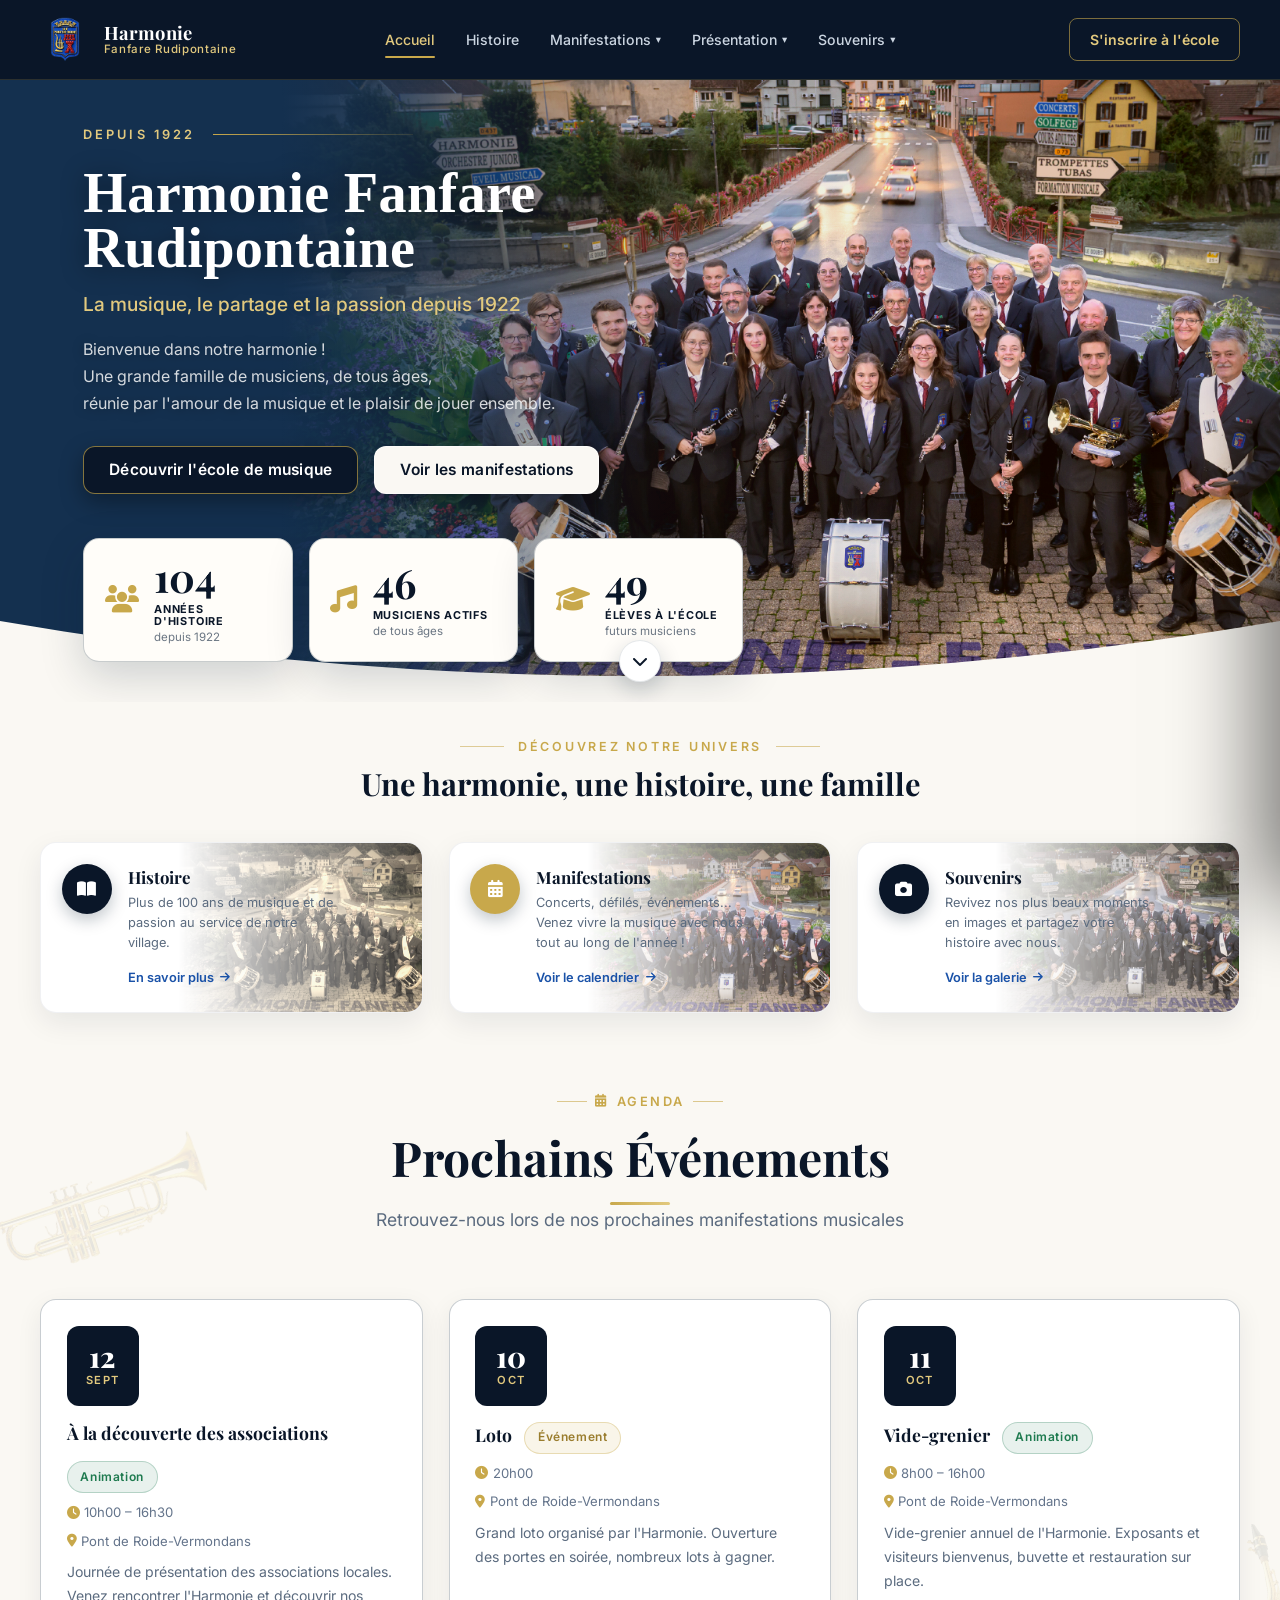
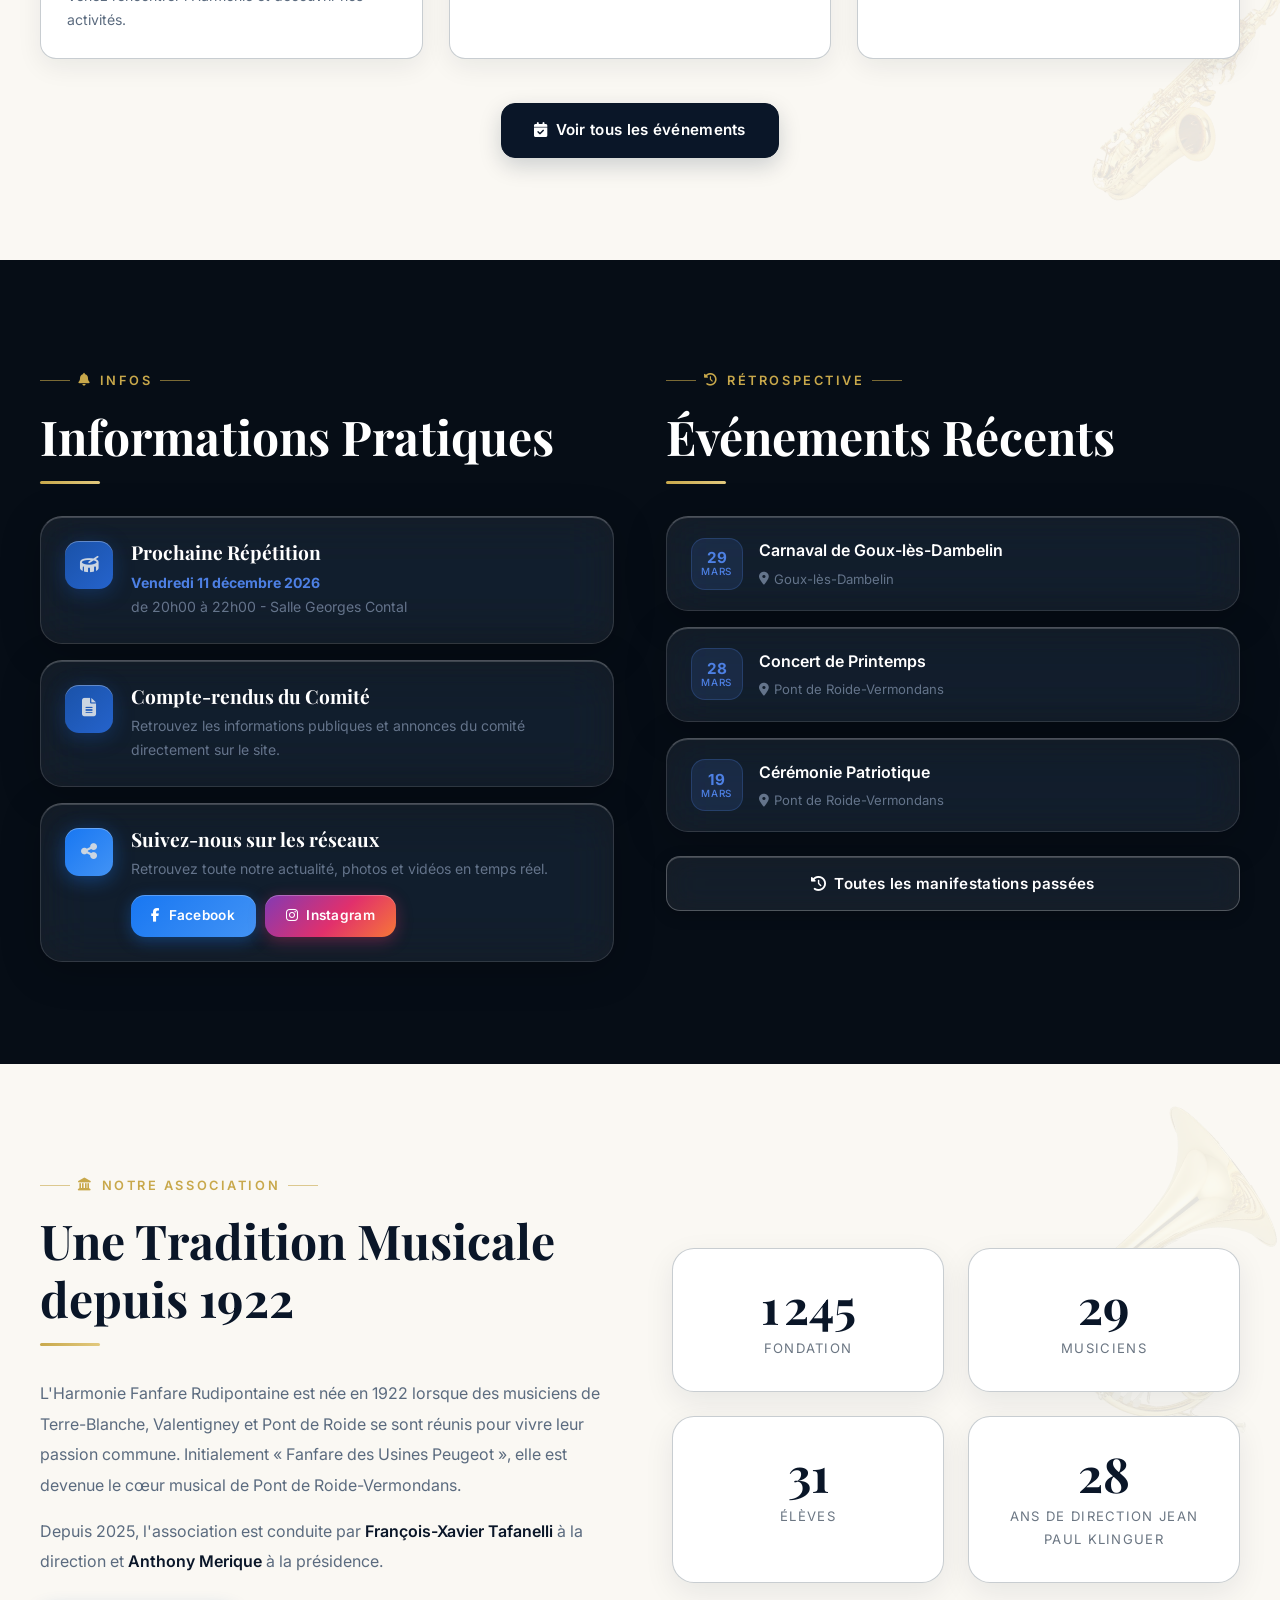
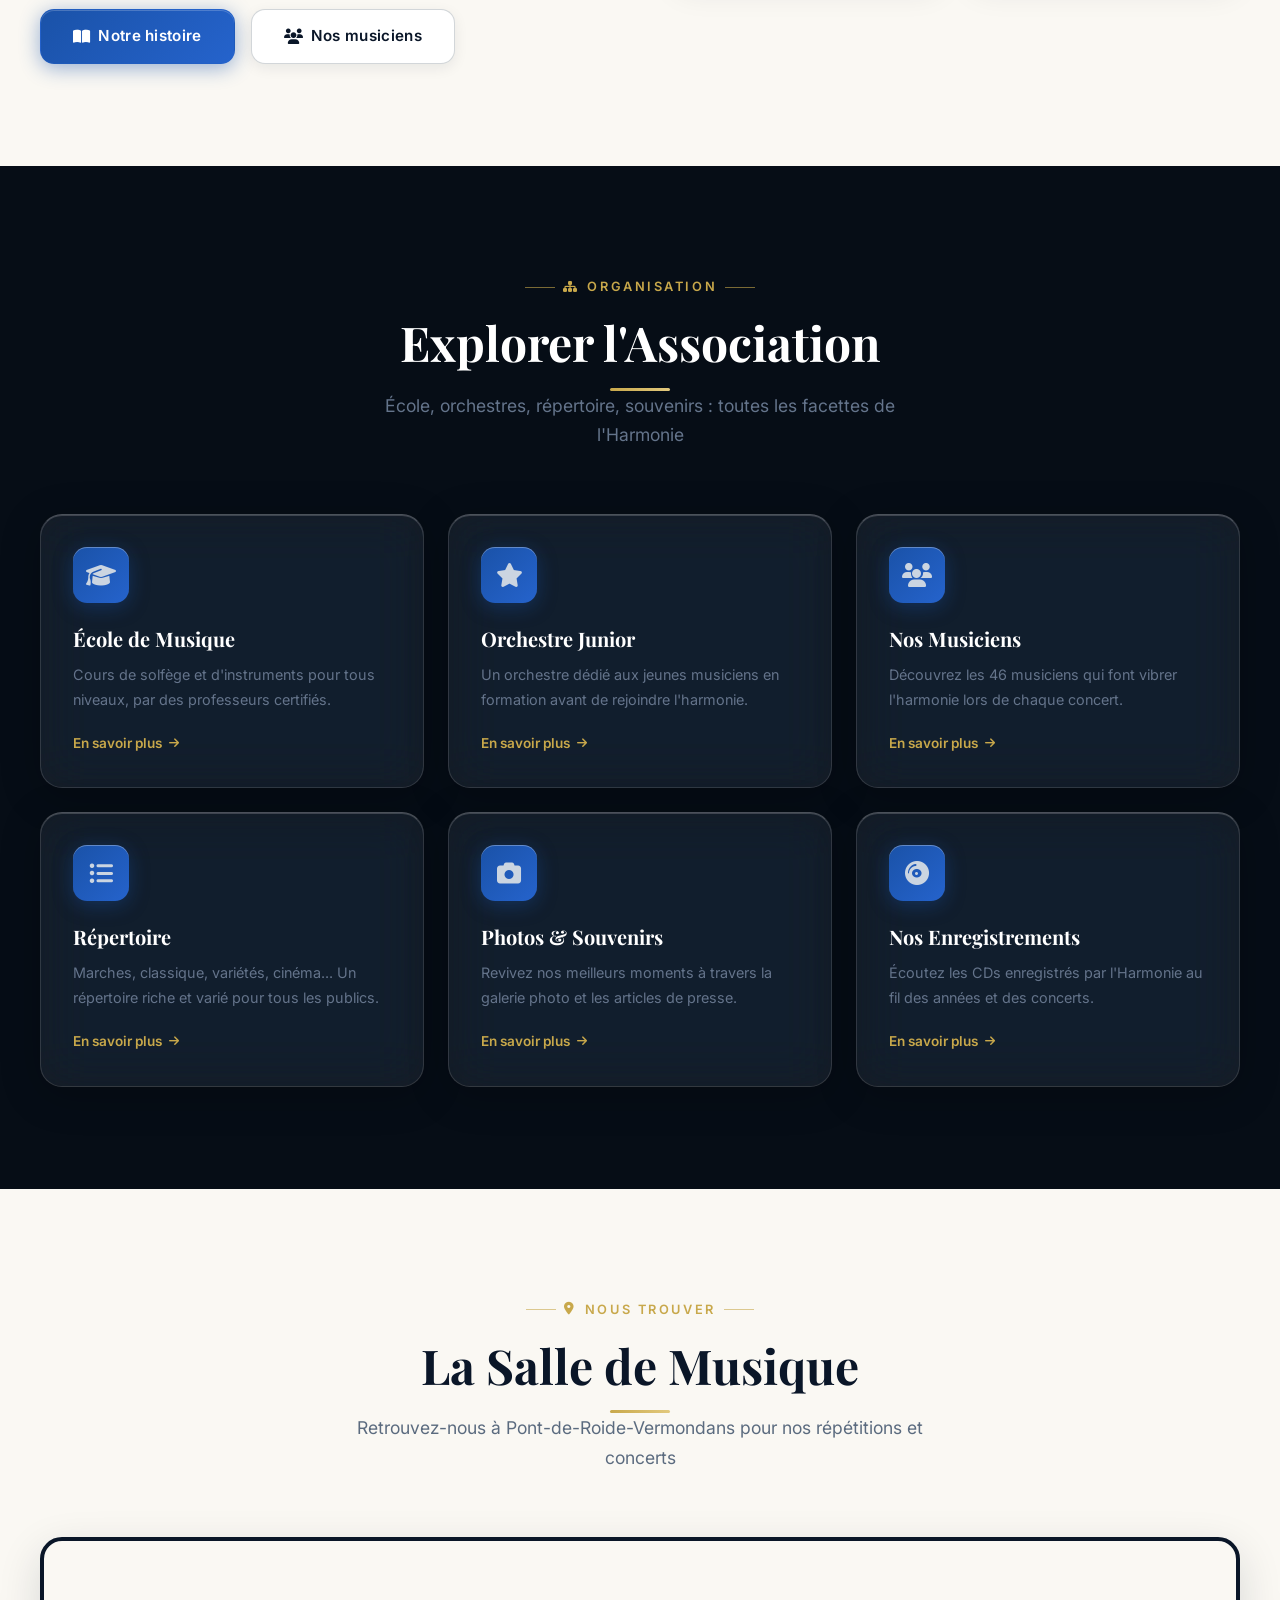
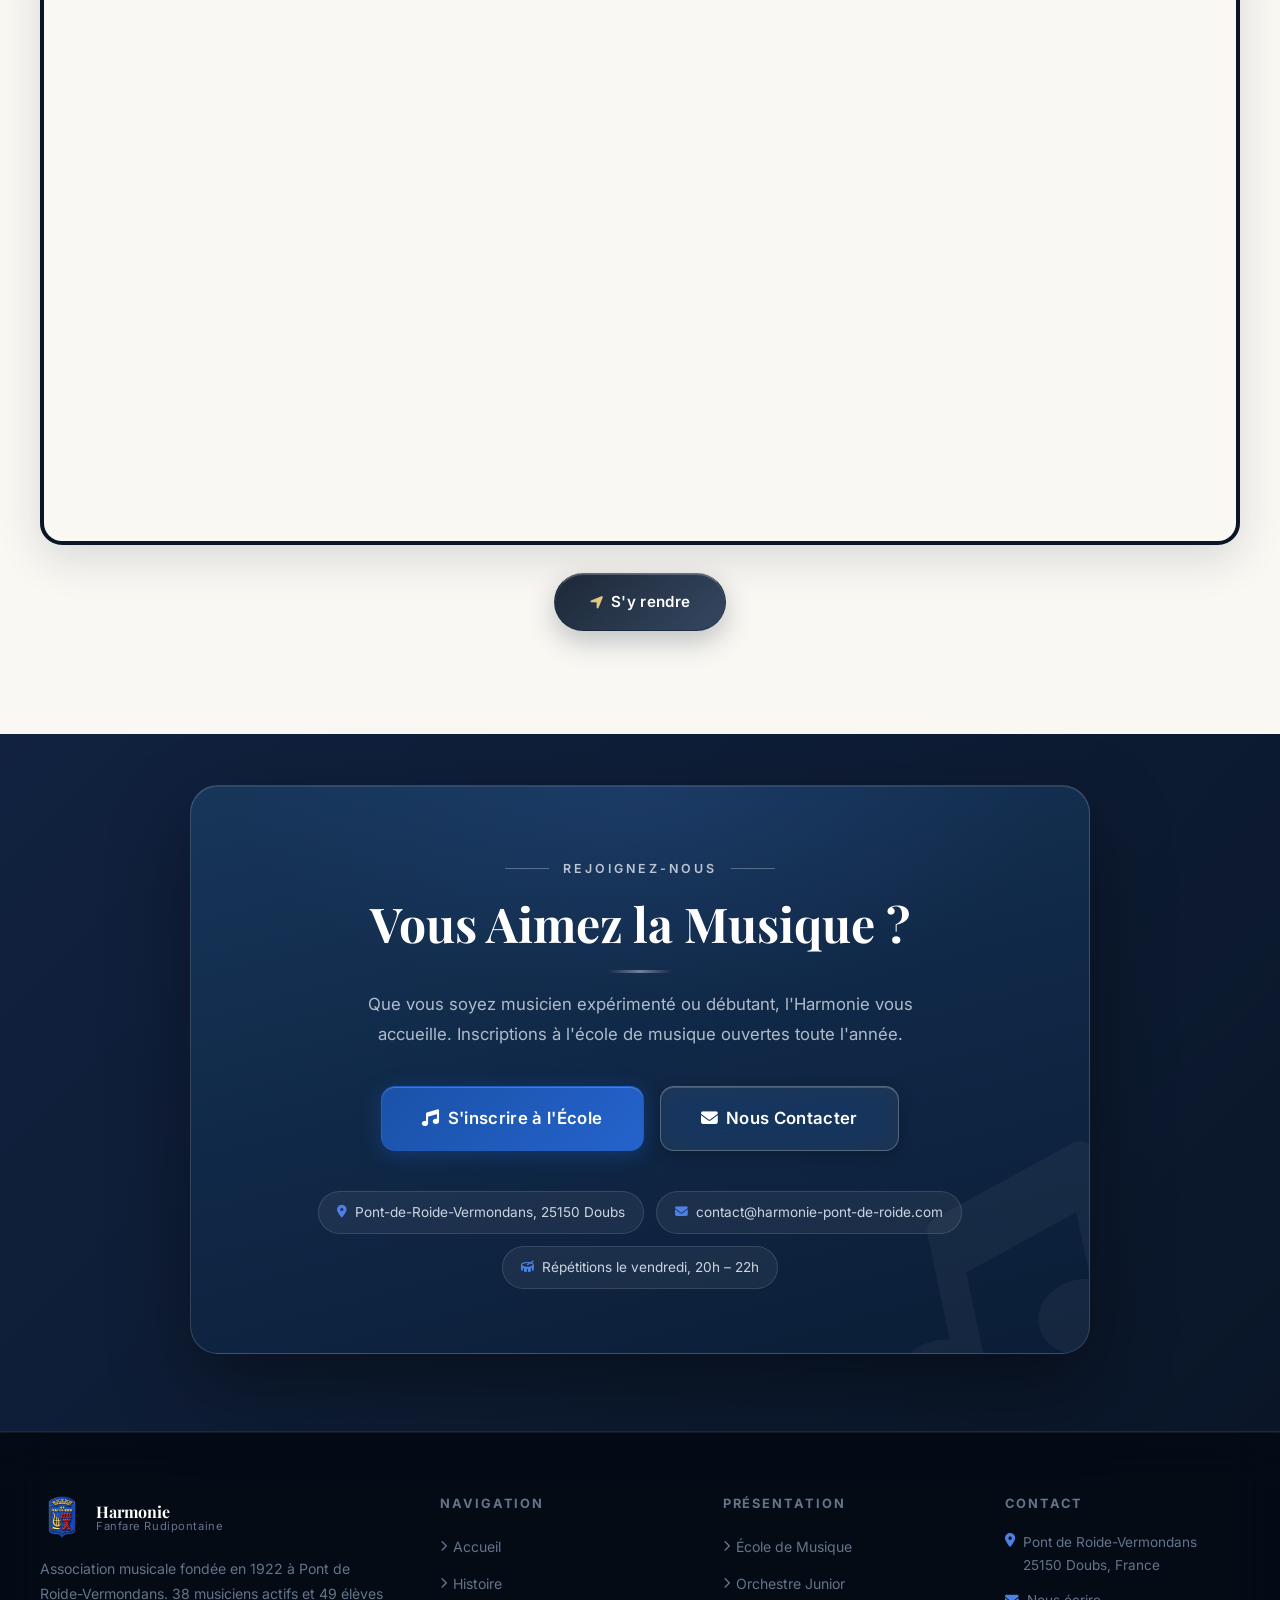
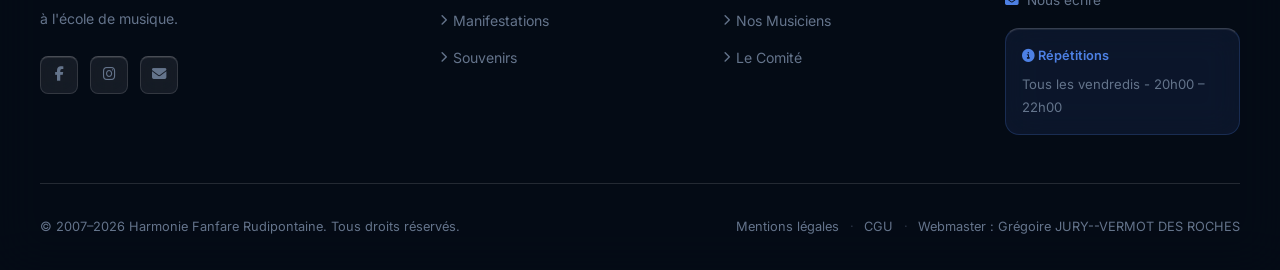
<file: index.html>
<!DOCTYPE html>
<html lang="fr">
<head>
  <meta charset="UTF-8">
  <meta name="viewport" content="width=device-width, initial-scale=1.0">
  <title>Harmonie Fanfare Rudipontaine - Pont de Roide</title>
  <meta name="description" content="Site officiel de l'Harmonie Fanfare Rudipontaine de Pont de Roide-Vermondans. Concerts, école de musique, actualités.">
  <link rel="preconnect" href="https://fonts.googleapis.com">
  <link rel="preconnect" href="https://fonts.gstatic.com" crossorigin>
  <link href="https://fonts.googleapis.com/css2?family=Inter:wght@300;400;500;600;700;800&family=Playfair+Display:ital,wght@0,700;0,800;1,700&family=Tinos:wght@400;700&display=swap" rel="stylesheet">
  <link rel="stylesheet" href="https://cdnjs.cloudflare.com/ajax/libs/font-awesome/6.5.0/css/all.min.css">
  <link rel="icon" type="image/png" href="images/logo3d2.png">
  <link rel="apple-touch-icon" href="images/logo3d2.png">
  <link rel="stylesheet" href="css/style.css">
  <link rel="preload" as="image" href="images/groupe.png" fetchpriority="high">
  <style>
    /* ══════════════════════════════════════════════════════════
       Accueil — Hero : texte à gauche sur voile bleu nuit, photo
       de groupe révélée à droite. Cartes statistiques en bas à
       gauche chevauchant la courbe blanche de transition.
       ══════════════════════════════════════════════════════════ */
    .hhero {
      position: relative;
      min-height: 560px;
      display: flex;
      align-items: stretch;
      overflow: hidden;
      background: #14304F;
      padding: calc(var(--nav-h) + 44px) 0 40px;
    }

    /* Calque photo ancré à droite ; son bord gauche est fondu par un masque
       dégradé pour éviter toute frontière verticale avec la zone bleu nuit */
    .hhero-photo {
      position: absolute;
      top: 0;
      right: 0;
      bottom: 0;
      width: 78%;
      z-index: 0;
      background: url('images/groupe.png') center center / cover no-repeat;
      -webkit-mask-image: linear-gradient(90deg,
        transparent 0%,
        rgba(0,0,0,0.45) 10%,
        rgba(0,0,0,0.8) 20%,
        rgba(0,0,0,0.95) 28%,
        #000 36%);
      mask-image: linear-gradient(90deg,
        transparent 0%,
        rgba(0,0,0,0.45) 10%,
        rgba(0,0,0,0.8) 20%,
        rgba(0,0,0,0.95) 28%,
        #000 36%);
    }

    /* Voile global : fondu horizontal progressif, sans cassure */
    .hhero-overlay {
      position: absolute;
      inset: 0;
      z-index: 1;
      background: linear-gradient(90deg,
        rgba(20,48,79,0.80) 0%,
        rgba(20,48,79,0.70) 20%,
        rgba(20,48,79,0.52) 32%,
        rgba(20,48,79,0.30) 42%,
        rgba(20,48,79,0.12) 52%,
        rgba(20,48,79,0.03) 64%,
        rgba(20,48,79,0.00) 78%);
    }

    /* Container = colonne pleine hauteur : contenu en haut, stats en bas */
    .hhero .container.hhero-inner {
      position: relative;
      z-index: 3;
      width: 100%;
      max-width: none;
      margin: 0;
      padding-left: clamp(60px, 6.5vw, 115px);
      padding-right: clamp(1.5rem, 4vw, 3rem);
      display: flex;
      flex-direction: column;
      align-items: flex-start;
    }

    /* ── Contenu texte (gauche) ── */
    .hhero-content { width: 650px; max-width: 100%; }

    .hhero-eyebrow {
      display: flex;
      align-items: center;
      gap: 1.1rem;
      font-size: 0.8rem;
      font-weight: 600;
      letter-spacing: 0.24em;
      text-transform: uppercase;
      color: var(--c-gold-light);
      margin-bottom: 1.25rem;
    }
    .hhero-eyebrow::after {
      content: '';
      width: 200px;
      max-width: 40vw;
      height: 1px;
      background: linear-gradient(90deg, var(--c-gold), rgba(200,168,75,0.12));
    }

    .hhero h1 {
      font-family: 'Tinos', 'Times New Roman', Georgia, serif;
      font-weight: 700;
      font-size: clamp(2.6rem, 4.4vw, 3.9rem);
      line-height: 0.98;
      color: var(--c-white);
      margin: 0 0 1rem;
      letter-spacing: 0.005em;
      text-shadow: 0 2px 26px rgba(0,0,0,0.45);
    }

    .hhero-tagline {
      font-size: clamp(1.2rem, 1.5vw, 1.32rem);
      font-weight: 500;
      color: var(--c-gold-light);
      margin: 0 0 1.1rem;
      line-height: 1.35;
      white-space: nowrap;
    }

    .hhero-desc {
      font-size: clamp(1rem, 1.15vw, 1.06rem);
      color: rgba(255,255,255,0.82);
      line-height: 1.7;
      margin: 0 0 1.8rem;
      max-width: 600px;
      text-shadow: 0 1px 12px rgba(0,0,0,0.4);
    }

    /* ── Boutons côte à côte ── */
    .hhero-actions { display: flex; flex-direction: row; flex-wrap: nowrap; gap: 16px; }
    .hhero-actions .btn {
      height: 48px;
      padding: 0 1.55rem;
      font-size: 0.97rem;
      border-radius: 12px;
      white-space: nowrap;
      transition: transform var(--transition), box-shadow var(--transition), background var(--transition);
    }
    .hhero-btn-primary {
      background: var(--c-navy);
      color: var(--c-white);
      border: 1.5px solid rgba(200,168,75,0.65);
      box-shadow: 0 8px 22px rgba(0,0,0,0.35);
    }
    .hhero-btn-primary i { color: var(--c-gold-light); }
    .hhero-btn-primary:hover {
      background: #0d1f38;
      border-color: var(--c-gold);
      transform: translateY(-2px);
      box-shadow: 0 14px 32px rgba(0,0,0,0.45);
    }
    .hhero-btn-secondary {
      background: #faf8f3;
      color: var(--c-navy);
      border: 1.5px solid rgba(255,255,255,0.5);
      box-shadow: 0 8px 22px rgba(0,0,0,0.25);
    }
    .hhero-btn-secondary i { color: var(--c-navy); }
    .hhero-btn-secondary:hover {
      background: #ffffff;
      transform: translateY(-2px);
      box-shadow: 0 14px 32px rgba(0,0,0,0.32);
    }

    /* ── Cartes statistiques : bas gauche, chevauchant la courbe ── */
    .hhero-stats {
      margin-top: 44px;
      width: 660px;
      max-width: 100%;
      display: grid;
      grid-template-columns: repeat(3, 1fr);
      gap: 16px;
    }
    .hhero-stat {
      display: flex;
      align-items: center;
      gap: 0.95rem;
      min-height: 120px;
      background: #fffdf9;
      border: 1.5px solid rgba(8,29,49,0.22);
      border-radius: 16px;
      padding: 1.1rem 1.3rem;
      box-shadow: 0 14px 44px rgba(8,29,49,0.18);
    }
    .hhero-stat .stat-ic {
      flex-shrink: 0;
      display: flex;
      align-items: center;
      justify-content: center;
      font-size: 1.7rem;
      color: var(--c-gold);
    }
    .hhero-stat .stat-txt {
      display: flex;
      flex-direction: column;
      line-height: 1.1;
      min-width: 0;
    }
    .hhero-stat .num {
      font-family: var(--font-display);
      font-size: 2.5rem;
      font-weight: 700;
      color: var(--c-navy);
      line-height: 1;
    }
    .hhero-stat .label {
      font-size: 0.68rem;
      font-weight: 700;
      letter-spacing: 0.07em;
      text-transform: uppercase;
      color: var(--c-navy);
      margin-top: 0.45rem;
    }
    .hhero-stat .sub {
      font-size: 0.72rem;
      color: #6b7683;
      margin-top: 0.2rem;
    }

    /* ── Courbe blanche de transition (vallée : haute aux bords, basse au centre) ── */
    .hhero-curve {
      position: absolute;
      left: 0;
      right: 0;
      bottom: -1px;
      width: 100%;
      height: 82px;
      z-index: 2;
      display: block;
      pointer-events: none;
    }

    /* ── Bouton rond flèche vers le bas ── */
    .hhero-scroll {
      position: absolute;
      left: 50%;
      bottom: 20px;
      transform: translateX(-50%);
      z-index: 4;
      width: 42px;
      height: 42px;
      border-radius: 50%;
      display: flex;
      align-items: center;
      justify-content: center;
      background: #ffffff;
      color: var(--c-navy);
      border: 1px solid rgba(8,29,49,0.1);
      box-shadow: 0 8px 22px rgba(8,29,49,0.2);
      animation: hhero-bounce 2.4s ease-in-out infinite;
    }
    .hhero-scroll:hover { color: var(--c-gold); }
    @keyframes hhero-bounce {
      0%, 100% { transform: translateX(-50%) translateY(0); }
      50%      { transform: translateX(-50%) translateY(5px); }
    }

    /* ── Entrées animées ── */
    .hhero-content > * { animation: hhero-up 0.7s cubic-bezier(0.34,1.1,0.64,1) both; }
    .hhero-eyebrow  { animation-delay: 0.05s; }
    .hhero h1       { animation-delay: 0.13s; }
    .hhero-tagline  { animation-delay: 0.21s; }
    .hhero-desc     { animation-delay: 0.29s; }
    .hhero-actions  { animation-delay: 0.37s; }
    .hhero-stats    { animation: hhero-up 0.7s cubic-bezier(0.34,1.1,0.64,1) 0.45s both; }
    @keyframes hhero-up {
      from { opacity: 0; transform: translateY(22px); }
      to   { opacity: 1; transform: translateY(0); }
    }

    /* ── Responsive ── */
    @media (max-width: 1024px) {
      .hhero { padding: calc(var(--nav-h) + 36px) 0 40px; }
      .hhero-photo { width: 100%; right: 0; -webkit-mask-image: none; mask-image: none; }
      .hhero-content { width: 100%; }
      .hhero-tagline { white-space: normal; }
      .hhero-overlay {
        background: linear-gradient(90deg,
          rgba(20,48,79,0.84) 0%,
          rgba(20,48,79,0.72) 34%,
          rgba(20,48,79,0.45) 60%,
          rgba(20,48,79,0.24) 82%,
          rgba(20,48,79,0.14) 100%);
      }
      .hhero-stats { width: 100%; }
    }
    @media (max-width: 768px) {
      .hhero { min-height: auto; padding: calc(var(--nav-h) + 28px) 0 36px; }
      .hhero .container.hhero-inner { padding-left: clamp(1.25rem, 5vw, 2rem); padding-right: clamp(1.25rem, 5vw, 2rem); }
      .hhero-overlay {
        background: linear-gradient(to bottom,
          rgba(20,48,79,0.62) 0%, rgba(20,48,79,0.48) 45%, rgba(20,48,79,0.78) 100%);
      }
      .hhero h1 { font-size: clamp(2.2rem, 9vw, 3rem); }
      .hhero-desc { max-width: 100%; }
      .hhero-actions { flex-wrap: wrap; }
      .hhero-actions .btn { flex: 1 1 100%; height: 50px; justify-content: center; }
      .hhero-stats { gap: 12px; margin-top: 34px; }
      .hhero-stat { min-height: 0; flex-direction: column; text-align: center; gap: 0.55rem; padding: 1.1rem 0.6rem; }
      .hhero-stat .stat-txt { align-items: center; }
      .hhero-stat .num { font-size: 2.1rem; }
      .hhero-curve { height: 58px; }
    }
    @media (max-width: 480px) {
      .hhero-stats { grid-template-columns: 1fr; }
      .hhero-stat { flex-direction: row; text-align: left; }
      .hhero-stat .stat-txt { align-items: flex-start; }
      .hhero-curve { height: 46px; }
    }

    /* Réduit le vide blanc entre la courbe du héro et la 1re section */
    .hhero + .section { padding-top: clamp(1.25rem, 2vw, 2rem); }

    /* ══════════════════════════════════════════════════════════
       Section « Découvrez notre univers » — 3 cartes claires
       ══════════════════════════════════════════════════════════ */
    .univers {
      background: #faf8f3;
      padding-bottom: clamp(1.75rem, 3vw, 2.75rem);
    }
    .univers-head { text-align: center; margin-bottom: clamp(1.75rem, 3vw, 2.5rem); }
    .univers-eyebrow {
      display: inline-flex;
      align-items: center;
      gap: 0.9rem;
      font-size: 0.78rem;
      font-weight: 600;
      letter-spacing: 0.22em;
      text-transform: uppercase;
      color: var(--c-gold);
      margin-bottom: 0.6rem;
    }
    .univers-eyebrow::before,
    .univers-eyebrow::after {
      content: '';
      width: 44px;
      height: 1px;
      background: rgba(200,168,75,0.55);
    }
    .univers-head h2 {
      color: var(--c-navy);
      font-size: clamp(1.5rem, 2.4vw, 2.1rem);
      margin: 0;
    }
    .univers-grid {
      display: grid;
      grid-template-columns: repeat(3, 1fr);
      gap: clamp(1.25rem, 2vw, 1.75rem);
    }
    .univers-card {
      position: relative;
      display: flex;
      align-items: flex-start;
      gap: 1rem;
      min-height: 150px;
      background: #ffffff;
      border: 1px solid rgba(8,29,49,0.06);
      border-radius: 16px;
      padding: 1.35rem 1.3rem;
      overflow: hidden;
      box-shadow: 0 10px 28px rgba(8,29,49,0.08);
      transition: transform var(--transition), box-shadow var(--transition);
    }
    .univers-card:hover {
      transform: translateY(-4px);
      box-shadow: 0 18px 40px rgba(8,29,49,0.14);
    }
    /* Photo réelle en fond, fondue vers le blanc côté texte */
    .univers-media {
      position: absolute;
      top: 0; right: 0; bottom: 0;
      width: 64%;
      background: url('images/groupe.png') center 42% / cover no-repeat;
      -webkit-mask-image: linear-gradient(90deg, transparent 0%, rgba(0,0,0,0.5) 45%, #000 100%);
      mask-image: linear-gradient(90deg, transparent 0%, rgba(0,0,0,0.5) 45%, #000 100%);
      opacity: 0.9;
      pointer-events: none;
    }
    .univers-media-histoire  { filter: sepia(0.85) brightness(1.05) contrast(0.92); }
    .univers-media-manif     { background-position: center 30%; }
    .univers-media-souvenirs { filter: saturate(0.65); background-position: center 55%; }
    .univers-icon {
      position: relative;
      z-index: 1;
      width: 50px;
      height: 50px;
      flex-shrink: 0;
      border-radius: 50%;
      display: flex;
      align-items: center;
      justify-content: center;
      font-size: 1.05rem;
      background: var(--c-navy);
      color: #ffffff;
      box-shadow: 0 6px 16px rgba(8,29,49,0.25);
    }
    .univers-icon.gold { background: var(--c-gold); }
    .univers-body { position: relative; z-index: 1; max-width: 62%; }
    .univers-body h3 {
      color: var(--c-navy);
      font-size: 1.05rem;
      margin: 0.15rem 0 0.4rem;
    }
    .univers-body p {
      font-size: 0.8rem;
      color: #5b6b7f;
      line-height: 1.55;
      margin: 0 0 0.65rem;
    }
    .univers-link {
      display: inline-flex;
      align-items: center;
      gap: 0.4rem;
      font-size: 0.8rem;
      font-weight: 600;
      color: var(--c-blue);
    }
    .univers-link i { font-size: 0.7rem; transition: transform var(--transition); }
    .univers-card:hover .univers-link i { transform: translateX(3px); }
    @media (max-width: 1024px) {
      .univers-grid { grid-template-columns: 1fr; }
      .univers-card { min-height: 0; }
      .univers-body { max-width: 70%; }
    }

    /* ══════════════════════════════════════════════════════════
       Sections de la page d'accueil
       ══════════════════════════════════════════════════════════ */

    /* Agenda */
    .home-events {
      display: grid;
      grid-template-columns: repeat(3, 1fr);
      gap: clamp(1.25rem, 2vw, 1.75rem);
    }
    @media (max-width: 1024px) {
      .home-events { grid-template-columns: 1fr; max-width: 640px; margin: 0 auto; }
    }
    .event-title-row {
      display: flex;
      align-items: center;
      gap: 0.75rem;
      margin-bottom: 0.5rem;
      flex-wrap: wrap;
    }
    .event-desc {
      margin: 0;
      font-size: 0.88rem;
      color: var(--c-text-muted);
    }
    .home-events-cta { text-align: center; margin-top: 2.75rem; }

    /* Carte de localisation */
    .map-embed {
      max-width: 100%;
      margin: 0 auto;
      border-radius: var(--radius-lg);
      overflow: hidden;
      border: 1px solid var(--c-border);
      box-shadow: var(--shadow-lg);
    }
    .map-embed iframe { filter: grayscale(0.15) contrast(1.05); }
    .map-cta { text-align: center; margin-top: 1.75rem; }
    /* ── Localisation : fond blanc cassé assorti au haut de page ── */
    .map-light { background: #faf8f3; }
    .map-light .section-header h2 { color: var(--c-navy); }
    .map-light .section-header p { color: #5b6b7f; }
    .map-light .map-embed {
      border: 4px solid var(--c-navy);
      box-shadow: 0 14px 44px rgba(8,29,49,0.14);
    }
    /* Bouton « S'y rendre » version fond clair : verre sombre */
    .map-light .btn-liquid {
      background: linear-gradient(135deg, rgba(10,22,40,0.92), rgba(17,40,71,0.85));
      border: 1px solid rgba(8,29,49,0.35);
      border-top-color: rgba(255,255,255,0.25);
      color: #ffffff;
      box-shadow:
        0 10px 28px rgba(8,29,49,0.25),
        inset 0 1px 0 rgba(255,255,255,0.22);
    }
    .map-light .btn-liquid:hover {
      background: linear-gradient(135deg, rgba(13,31,56,0.96), rgba(20,48,79,0.9));
      border-color: rgba(8,29,49,0.5);
      box-shadow:
        0 16px 36px rgba(8,29,49,0.3),
        inset 0 1px 0 rgba(255,255,255,0.3);
    }
    /* Bouton « S'y rendre » : effet liquid glass */
    .btn-liquid {
      background: linear-gradient(135deg, rgba(255,255,255,0.16), rgba(255,255,255,0.05));
      backdrop-filter: blur(24px) saturate(1.8);
      -webkit-backdrop-filter: blur(24px) saturate(1.8);
      border: 1px solid rgba(255,255,255,0.28);
      border-top-color: rgba(255,255,255,0.5);
      color: var(--c-white);
      border-radius: 100px;
      padding: 0.95rem 2.2rem;
      box-shadow:
        0 8px 32px rgba(0,0,0,0.35),
        inset 0 1px 0 rgba(255,255,255,0.35),
        inset 0 -10px 20px rgba(255,255,255,0.05);
    }
    .btn-liquid i { color: var(--c-gold-light); }
    .btn-liquid:hover {
      transform: translateY(-2px);
      background: linear-gradient(135deg, rgba(255,255,255,0.24), rgba(255,255,255,0.09));
      border-color: rgba(255,255,255,0.45);
      box-shadow:
        0 14px 40px rgba(0,0,0,0.4),
        inset 0 1px 0 rgba(255,255,255,0.45),
        inset 0 -10px 20px rgba(255,255,255,0.08),
        0 0 32px rgba(200,168,75,0.15);
    }

    /* ── Prochains Événements : style clair assorti au haut de page ── */
    .agenda-light { background: #faf8f3; padding-top: clamp(1.5rem, 2.5vw, 2.5rem); }
    .agenda-light .section-header h2 { color: var(--c-navy); }
    .agenda-light .section-header p { color: #5b6b7f; }
    .agenda-light .event-card {
      flex-direction: column;
      align-items: flex-start;
      gap: 1rem;
      background: #ffffff;
      border: 1.5px solid rgba(8,29,49,0.22);
      border-radius: 16px;
      padding: 1.6rem;
      backdrop-filter: none;
      -webkit-backdrop-filter: none;
      box-shadow: 0 8px 26px rgba(8,29,49,0.07);
      transition: transform var(--transition), box-shadow var(--transition), border-color var(--transition);
    }
    .agenda-light .event-info .event-meta { flex-direction: column; gap: 0.4rem; }
    .agenda-light .event-card:hover {
      background: #ffffff;
      transform: translateY(-4px);
      border-color: rgba(200,168,75,0.45);
      box-shadow: 0 16px 38px rgba(8,29,49,0.12);
    }
    .agenda-light .event-date-box {
      background: var(--c-navy);
      border-radius: 12px;
      box-shadow: none;
    }
    .agenda-light .event-date-box .day { color: #ffffff; }
    .agenda-light .event-date-box .month { color: var(--c-gold-light); }
    .agenda-light .event-info h3 { color: var(--c-navy); }
    .agenda-light .event-info .event-meta { color: #64748b; }
    .agenda-light .event-meta i { color: var(--c-gold); }
    .agenda-light .event-desc { color: #5b6b7f; }
    .agenda-light .badge-blue  { background: rgba(26,82,168,0.08);  color: var(--c-blue); border: 1px solid rgba(26,82,168,0.22); backdrop-filter: none; }
    .agenda-light .badge-gold  { background: rgba(200,168,75,0.12); color: #9a7d2e; border: 1px solid rgba(200,168,75,0.35); backdrop-filter: none; }
    .agenda-light .badge-green { background: rgba(30,122,79,0.1);   color: #1e7a4f; border: 1px solid rgba(30,122,79,0.25); backdrop-filter: none; }
    .agenda-light .home-events-cta .btn-outline {
      background: var(--c-navy);
      color: #ffffff;
      border: 1px solid var(--c-navy);
      box-shadow: 0 8px 22px rgba(8,29,49,0.18);
      backdrop-filter: none;
      -webkit-backdrop-filter: none;
    }
    .agenda-light .home-events-cta .btn-outline:hover {
      background: #0d1f38;
      border-color: rgba(200,168,75,0.6);
      color: #ffffff;
      transform: translateY(-2px);
    }

    /* ── À propos : fond blanc cassé, textes et cartes adaptés ── */
    .about-light { background: #faf8f3; }
    .about-light .section-header h2 { color: var(--c-navy); }
    .about-light .about-lead { color: #5b6b7f; }
    .about-light .about-lead strong { color: var(--c-navy); }
    .about-light .btn-outline {
      background: #ffffff;
      color: var(--c-navy);
      border: 1px solid rgba(8,29,49,0.18);
      backdrop-filter: none;
      -webkit-backdrop-filter: none;
      box-shadow: 0 4px 14px rgba(8,29,49,0.08);
    }
    .about-light .btn-outline:hover {
      background: #ffffff;
      border-color: rgba(200,168,75,0.55);
      color: var(--c-navy);
      box-shadow: 0 10px 26px rgba(8,29,49,0.14);
    }
    .about-light .stat-card {
      background: #ffffff;
      border: 1.5px solid rgba(8,29,49,0.22);
      backdrop-filter: none;
      -webkit-backdrop-filter: none;
      box-shadow: 0 10px 30px rgba(8,29,49,0.08);
    }
    .about-light .stat-card:hover {
      background: #ffffff;
      border-color: rgba(200,168,75,0.45);
      box-shadow: 0 16px 40px rgba(8,29,49,0.13);
    }
    .about-light .stat-card .num {
      background: none;
      -webkit-text-fill-color: var(--c-navy);
      color: var(--c-navy);
    }
    .about-light .stat-card .label { color: #6b7683; }

    /* Cartes infos pratiques */
    .icard {
      display: flex;
      gap: 1.1rem;
      align-items: flex-start;
      padding: 1.5rem;
    }
    .icard .card-icon {
      margin: 0;
      width: 48px;
      height: 48px;
      font-size: 1.15rem;
    }
    .icard h4 { margin-bottom: 0.4rem; }
    .icard p { margin: 0; font-size: 0.88rem; color: var(--c-text-muted); }
    .icard-fb .card-icon { background: linear-gradient(135deg, #1877F2, #4293f5); box-shadow: 0 4px 20px rgba(24,119,242,0.4), inset 0 1px 0 rgba(255,255,255,0.3); }
    .btn-facebook {
      margin-top: 0.85rem;
      background: linear-gradient(135deg, #1877F2, #4293f5);
      color: #fff;
      border-radius: var(--radius-md);
      box-shadow: 0 4px 16px rgba(24,119,242,0.35), inset 0 1px 0 rgba(255,255,255,0.25);
    }
    .btn-facebook:hover {
      transform: translateY(-3px) scale(1.02);
      box-shadow: 0 10px 28px rgba(24,119,242,0.5), inset 0 1px 0 rgba(255,255,255,0.3);
    }
    .icard-social .card-icon { background: linear-gradient(135deg, #1877F2, #4293f5); box-shadow: 0 4px 20px rgba(24,119,242,0.4), inset 0 1px 0 rgba(255,255,255,0.3); }
    .icard-social .social-links { display: flex; flex-wrap: wrap; gap: 0.6rem; margin-top: 0.85rem; }
    .icard-social .social-links .btn { margin-top: 0; }
    .btn-instagram {
      background: linear-gradient(135deg, #833ab4, #e1306c 55%, #f77737);
      color: #fff;
      border-radius: var(--radius-md);
      box-shadow: 0 4px 16px rgba(225,48,108,0.35), inset 0 1px 0 rgba(255,255,255,0.25);
    }
    .btn-instagram:hover {
      transform: translateY(-3px) scale(1.02);
      box-shadow: 0 10px 28px rgba(225,48,108,0.5), inset 0 1px 0 rgba(255,255,255,0.3);
    }

    /* Rétrospective */
    .recent-item {
      display: flex;
      align-items: center;
      gap: 1rem;
      padding: 1.25rem 1.5rem;
    }
    .recent-date {
      flex-shrink: 0;
      width: 52px;
      height: 52px;
      border-radius: var(--radius-md);
      background: rgba(77,128,228,0.14);
      border: 1px solid rgba(77,128,228,0.24);
      display: flex;
      flex-direction: column;
      align-items: center;
      justify-content: center;
      color: var(--c-accent);
      font-weight: 700;
      line-height: 1.05;
      font-size: 0.95rem;
    }
    .recent-date small { font-size: 0.62rem; font-weight: 500; text-transform: uppercase; letter-spacing: 0.06em; }
    .recent-item .title { font-weight: 600; color: var(--c-white); margin-bottom: 0.2rem; }
    .recent-item .place {
      font-size: 0.82rem;
      color: var(--c-text-muted);
      display: flex;
      align-items: center;
      gap: 0.35rem;
    }

    .split-header { text-align: left; margin-bottom: 2rem; }
    .split-header .eyebrow { justify-content: flex-start; }
    .split-header .divider { margin: 1rem 0 0; }

    /* À propos */
    .about-lead { color: var(--c-text-muted); line-height: 1.9; }
    .about-lead strong { color: var(--c-white); font-weight: 600; }
    .about-actions { display: flex; gap: 1rem; flex-wrap: wrap; margin-top: 2rem; }

    /* Explorer l'association */
    .explore-card {
      display: flex;
      flex-direction: column;
      text-decoration: none;
      height: 100%;
    }
    .explore-card h3 { margin-bottom: 0.75rem; font-size: 1.25rem; }
    .explore-card p { color: var(--c-text-muted); font-size: 0.9rem; margin: 0; flex: 1; }
    .explore-card .more {
      margin-top: 1.25rem;
      display: flex;
      align-items: center;
      gap: 0.45rem;
      font-size: 0.85rem;
      color: var(--c-gold);
      font-weight: 600;
      transition: gap var(--transition);
    }
    .explore-card .more i { font-size: 0.72rem; transition: transform var(--transition); }
    .explore-card:hover .more { gap: 0.75rem; }
    .explore-card:hover .more i { transform: translateX(2px); }

    /* CTA final */
    .join-panel {
      position: relative;
      overflow: hidden;
      max-width: 900px;
      margin: 0 auto;
      text-align: center;
      padding: clamp(2.75rem, 5vw, 4.25rem) clamp(1.5rem, 4vw, 4rem);
      background: linear-gradient(165deg, #17365A 0%, #102847 48%, #0B1D36 100%);
      border: 1px solid rgba(255,255,255,0.16);
      border-radius: 28px;
      box-shadow: 0 30px 80px rgba(0,0,0,0.4), inset 0 1px 0 rgba(255,255,255,0.1);
    }
    /* Halo bleuté en haut + grande note de musique en filigrane */
    .join-panel::before {
      content: '';
      position: absolute;
      inset: 0;
      background: radial-gradient(ellipse 65% 55% at 50% 0%, rgba(77,128,228,0.12) 0%, transparent 70%);
      pointer-events: none;
    }
    .join-panel::after {
      content: '\f001';
      font-family: 'Font Awesome 6 Free';
      font-weight: 900;
      position: absolute;
      right: -30px;
      bottom: -48px;
      font-size: 240px;
      line-height: 1;
      color: rgba(255,255,255,0.045);
      transform: rotate(-12deg);
      pointer-events: none;
    }
    .join-panel > * { position: relative; z-index: 1; }
    .join-panel .eyebrow-line {
      display: inline-flex;
      align-items: center;
      gap: 0.9rem;
      font-size: 0.78rem;
      font-weight: 600;
      letter-spacing: 0.24em;
      text-transform: uppercase;
      color: rgba(203,213,225,0.9);
      margin-bottom: 1rem;
    }
    .join-panel .eyebrow-line::before,
    .join-panel .eyebrow-line::after {
      content: '';
      width: 44px;
      height: 1px;
      background: rgba(255,255,255,0.28);
    }
    .join-panel h2::after {
      content: '';
      display: block;
      width: 64px;
      height: 3px;
      border-radius: 2px;
      margin: 1.1rem auto 0;
      background: linear-gradient(90deg, transparent, rgba(255,255,255,0.4), transparent);
    }
    .join-panel > p {
      color: rgba(203,213,225,0.85);
      margin: 0 auto 2.25rem;
      font-size: 1.05rem;
      line-height: 1.8;
      max-width: 560px;
    }
    .join-actions { display: flex; gap: 1rem; justify-content: center; flex-wrap: wrap; }
    .join-contacts {
      display: flex;
      gap: 0.75rem;
      justify-content: center;
      flex-wrap: wrap;
      margin-top: 2.5rem;
      font-size: 0.85rem;
      color: var(--c-text);
    }
    .join-contacts a, .join-contacts span {
      display: inline-flex;
      align-items: center;
      gap: 0.55rem;
      padding: 0.55rem 1.1rem;
      background: rgba(255,255,255,0.06);
      border: 1px solid rgba(255,255,255,0.12);
      border-radius: 100px;
      transition: border-color var(--transition), background var(--transition), color var(--transition);
    }
    .join-contacts i { color: var(--c-accent); font-size: 0.8rem; }
    .join-contacts a:hover {
      color: var(--c-white);
      border-color: rgba(255,255,255,0.35);
      background: rgba(255,255,255,0.1);
    }

    /* Accessibilité : focus clavier visible */
    .hhero a:focus-visible, main a:focus-visible, main button:focus-visible {
      outline: 2px solid var(--c-gold);
      outline-offset: 3px;
    }

    /* Respect des préférences de mouvement réduit */
    @media (prefers-reduced-motion: reduce) {
      .hhero-content > *, .hhero-stats, .hhero-scroll { animation: none; opacity: 1; transform: none; }
      [data-aos] { opacity: 1; transform: none; transition: none; }
    }
  </style>
</head>
<body>

<!-- Navbar + footer injectés automatiquement par nav-component.js -->
<script src="js/nav-component.js"></script>

<!-- #####################################################################
     #####################################################################

     BIENVENUE DANS LE CODE DU SITE !

     Tout ce qui se modifie couramment est signalé par des blocs de
     dièses ### comme celui-ci, avec un mode d'emploi à chaque fois.

     OÙ TROUVER QUOI :
       * index.html          : page d'accueil (chiffres, 3 prochains
                               événements, 3 événements récents)
       * manifestations.html : TOUS les événements (à venir + passés),
                               avec le mode d'emploi complet
       * musiciens.html      : la liste des musiciens par pupitre,
                               avec le mode d'emploi complet
       * histoire.html       : chronologie et statistiques
       * ecole-musique.html  : école, cours, vitrine des instruments
       * comite.html         : bureau et contact
       * souvenirs.html      : albums photos et presse

     RÈGLE D'OR : ne modifiez que les TEXTES et les CHIFFRES entre les
     balises (par ex. entre <h3> et </h3>). Ne supprimez jamais une
     balise <div> sans son contenu complet, et gardez toujours une
     copie du fichier avant une grosse modification.

     Un texte entre  <!~~  et  ~~>  (comme ce bloc, avec des tirets)
     est un commentaire : il n'apparaît jamais sur le site.

     #####################################################################
     ##################################################################### -->

<main>

<!-- ═══════════════════════════ HERO ═══════════════════════════ -->
<section class="hhero">
  <div class="hhero-photo" role="img" aria-label="Les musiciens de l'Harmonie Fanfare Rudipontaine réunis devant le pont sur le Doubs à Pont-de-Roide-Vermondans"></div>
  <div class="hhero-overlay" aria-hidden="true"></div>

  <div class="container hhero-inner">
    <div class="hhero-content">
      <div class="hhero-eyebrow">Depuis 1922</div>
      <h1>Harmonie Fanfare<br>Rudipontaine</h1>
      <p class="hhero-tagline">La musique, le partage et la passion depuis 1922</p>
      <p class="hhero-desc">Bienvenue dans notre harmonie !<br>Une grande famille de musiciens, de tous âges,<br>réunie par l'amour de la musique et le plaisir de jouer ensemble.</p>
      <div class="hhero-actions">
        <a href="ecole-musique.html" class="btn hhero-btn-primary">Découvrir l'école de musique</a>
        <a href="manifestations.html" class="btn hhero-btn-secondary">Voir les manifestations</a>
      </div>
    </div>

    <!-- #################################################################
         LES 3 CHIFFRES DE LA PAGE D'ACCUEIL
         NE LES MODIFIEZ PAS ICI, ils se remplissent tout seuls :
           * musiciens : compté sur la page musiciens.html
           * élèves    : écrit dans  js/chiffres.js
           * années    : calculé depuis l'année de fondation
         Le chiffre écrit ci-dessous n'est qu'une valeur d'attente.
         ################################################################# -->
    <div class="hhero-stats">
      <div class="hhero-stat">
        <div class="stat-ic"><i class="fa-solid fa-users" aria-hidden="true"></i></div>
        <div class="stat-txt">
          <span class="num" data-chiffre="annees">104</span>
          <span class="label">Années d'histoire</span>
          <span class="sub">depuis 1922</span>
        </div>
      </div>
      <div class="hhero-stat">
        <div class="stat-ic"><i class="fa-solid fa-music" aria-hidden="true"></i></div>
        <div class="stat-txt">
          <span class="num" data-chiffre="musiciens">46</span>
          <span class="label">Musiciens actifs</span>
          <span class="sub">de tous âges</span>
        </div>
      </div>
      <div class="hhero-stat">
        <div class="stat-ic"><i class="fa-solid fa-graduation-cap" aria-hidden="true"></i></div>
        <div class="stat-txt">
          <span class="num" data-chiffre="eleves">49</span>
          <span class="label">Élèves à l'école</span>
          <span class="sub">futurs musiciens</span>
        </div>
      </div>
    </div>
  </div>

  <svg class="hhero-curve" viewBox="0 0 1440 96" preserveAspectRatio="none" aria-hidden="true">
    <path d="M0,0 C480,86 960,86 1440,0 L1440,96 L0,96 Z" fill="#faf8f3"></path>
  </svg>
  <div class="hhero-scroll" aria-hidden="true"><i class="fa-solid fa-chevron-down"></i></div>
</section>


<!-- ═══════════════════════════ DÉCOUVREZ NOTRE UNIVERS ═══════════════════════════ -->
<section class="section univers">
  <div class="container">
    <div class="univers-head">
      <div class="univers-eyebrow">Découvrez notre univers</div>
      <h2>Une harmonie, une histoire, une famille</h2>
    </div>
    <div class="univers-grid">
      <a href="histoire.html" class="univers-card">
        <div class="univers-media univers-media-histoire" aria-hidden="true"></div>
        <div class="univers-icon"><i class="fa-solid fa-book-open" aria-hidden="true"></i></div>
        <div class="univers-body">
          <h3>Histoire</h3>
          <p>Plus de 100 ans de musique et de passion au service de notre village.</p>
          <span class="univers-link">En savoir plus <i class="fa-solid fa-arrow-right" aria-hidden="true"></i></span>
        </div>
      </a>
      <a href="manifestations.html" class="univers-card">
        <div class="univers-media univers-media-manif" aria-hidden="true"></div>
        <div class="univers-icon gold"><i class="fa-solid fa-calendar-days" aria-hidden="true"></i></div>
        <div class="univers-body">
          <h3>Manifestations</h3>
          <p>Concerts, défilés, événements... Venez vivre la musique avec nous tout au long de l'année !</p>
          <span class="univers-link">Voir le calendrier <i class="fa-solid fa-arrow-right" aria-hidden="true"></i></span>
        </div>
      </a>
      <a href="souvenirs.html" class="univers-card">
        <div class="univers-media univers-media-souvenirs" aria-hidden="true"></div>
        <div class="univers-icon"><i class="fa-solid fa-camera" aria-hidden="true"></i></div>
        <div class="univers-body">
          <h3>Souvenirs</h3>
          <p>Revivez nos plus beaux moments en images et partagez votre histoire avec nous.</p>
          <span class="univers-link">Voir la galerie <i class="fa-solid fa-arrow-right" aria-hidden="true"></i></span>
        </div>
      </a>
    </div>
  </div>
</section>


<!-- ═══════════════════════════ PROCHAINS ÉVÉNEMENTS ═══════════════════════════ -->
<section class="section agenda-light has-instr-deco">
  <img src="images/instruments/trompette.png" alt="" aria-hidden="true" class="instr-deco" style="left:-3%;top:8%;transform:rotate(-18deg)" loading="lazy">
  <img src="images/instruments/saxophone.png" alt="" aria-hidden="true" class="instr-deco" style="right:-2%;bottom:4%;transform:rotate(14deg)" loading="lazy">
  <div class="container">
    <div class="section-header" data-aos>
      <div class="eyebrow"><i class="fa-solid fa-calendar-days" aria-hidden="true"></i> Agenda</div>
      <h2>Prochains Événements</h2>
      <div class="divider"></div>
      <p>Retrouvez-nous lors de nos prochaines manifestations musicales</p>
    </div>

    <!-- #################################################################
         #################################################################

         LES 3 PROCHAINS ÉVÉNEMENTS DE L'ACCUEIL

         RÈGLE : toujours 3 événements maximum ici, pas plus.
         La liste complète se gère dans le fichier  manifestations.html
         (pensez à mettre à jour les deux fichiers en même temps).

         Pour modifier un événement, changez simplement les textes :
           1. Le jour dans     <span class="day">12</span>
           2. Le mois dans     <span class="month">Sept</span>
           3. Le titre dans    <h3> ... </h3>
           4. L'étiquette dans <span class="badge ..."> ... </span>
              Couleurs possibles :  badge-blue  badge-gold  badge-green
           5. L'heure, la date ou le lieu dans les lignes <span> qui
              contiennent une icône <i class="fa-solid fa-clock"> (heure),
              fa-calendar (date) ou fa-location-dot (lieu)
           6. La description dans <p class="event-desc"> ... </p>

         Pour remplacer un événement passé : modifiez les textes du bloc
         existant, sans toucher aux balises <div> qui l'entourent.

         #################################################################
         ################################################################# -->
    <div class="home-events">

      <div class="event-card" data-aos data-aos-delay="50">
        <div class="event-date-box">
          <span class="day">12</span>
          <span class="month">Sept</span>
        </div>
        <div class="event-info">
          <div class="event-title-row">
            <h3>À la découverte des associations</h3>
            <span class="badge badge-green">Animation</span>
          </div>
          <div class="event-meta">
            <span><i class="fa-solid fa-clock" aria-hidden="true"></i> 10h00 – 16h30</span>
            <span><i class="fa-solid fa-location-dot" aria-hidden="true"></i> Pont de Roide-Vermondans</span>
          </div>
          <p class="event-desc">
            Journée de présentation des associations locales. Venez rencontrer l'Harmonie et découvrir nos activités.
          </p>
        </div>
      </div>

      <div class="event-card" data-aos data-aos-delay="100">
        <div class="event-date-box">
          <span class="day">10</span>
          <span class="month">Oct</span>
        </div>
        <div class="event-info">
          <div class="event-title-row">
            <h3>Loto</h3>
            <span class="badge badge-gold">Événement</span>
          </div>
          <div class="event-meta">
            <span><i class="fa-solid fa-clock" aria-hidden="true"></i> 20h00</span>
            <span><i class="fa-solid fa-location-dot" aria-hidden="true"></i> Pont de Roide-Vermondans</span>
          </div>
          <p class="event-desc">
            Grand loto organisé par l'Harmonie. Ouverture des portes en soirée, nombreux lots à gagner.
          </p>
        </div>
      </div>

      <div class="event-card" data-aos data-aos-delay="200">
        <div class="event-date-box">
          <span class="day">11</span>
          <span class="month">Oct</span>
        </div>
        <div class="event-info">
          <div class="event-title-row">
            <h3>Vide-grenier</h3>
            <span class="badge badge-green">Animation</span>
          </div>
          <div class="event-meta">
            <span><i class="fa-solid fa-clock" aria-hidden="true"></i> 8h00 – 16h00</span>
            <span><i class="fa-solid fa-location-dot" aria-hidden="true"></i> Pont de Roide-Vermondans</span>
          </div>
          <p class="event-desc">
            Vide-grenier annuel de l'Harmonie. Exposants et visiteurs bienvenus, buvette et restauration sur place.
          </p>
        </div>
      </div>

    </div>

    <div class="home-events-cta" data-aos>
      <a href="manifestations.html" class="btn btn-outline">
        <i class="fa-solid fa-calendar-check" aria-hidden="true"></i> Voir tous les événements
      </a>
    </div>
  </div>
</section>


<!-- ═══════════════════════════ INFOS PRATIQUES + RÉTROSPECTIVE ═══════════════════════════ -->
<section class="section">
  <div class="container">
    <div class="grid-2" style="align-items:start;gap:clamp(2rem,4vw,4rem)">

      <div data-aos="fade-right">
        <div class="section-header split-header">
          <div class="eyebrow"><i class="fa-solid fa-bell" aria-hidden="true"></i> Infos</div>
          <h2>Informations Pratiques</h2>
          <div class="divider"></div>
        </div>
        <div style="display:grid;gap:1rem">
          <div class="card icard">
            <div class="card-icon"><i class="fa-solid fa-drum" aria-hidden="true"></i></div>
            <div>
              <h4>Prochaine Répétition</h4>
              <p>
                <strong id="prochain-vendredi" style="color:var(--c-accent)">Vendredi</strong><br>
                de 20h00 à 22h00 - Salle Georges Contal
              </p>
            </div>
          </div>
          <div class="card icard">
            <div class="card-icon"><i class="fa-solid fa-file-lines" aria-hidden="true"></i></div>
            <div>
              <h4>Compte-rendus du Comité</h4>
              <p>Retrouvez les informations publiques et annonces du comité directement sur le site.</p>
            </div>
          </div>
          <div class="card icard icard-social">
            <div class="card-icon"><i class="fa-solid fa-share-nodes" aria-hidden="true"></i></div>
            <div>
              <h4>Suivez-nous sur les réseaux</h4>
              <p>Retrouvez toute notre actualité, photos et vidéos en temps réel.</p>
              <div class="social-links">
                <a href="https://www.facebook.com/people/Harmonie-Fanfare-Rudipontaine/100057406793498/" target="_blank" rel="noopener" class="btn btn-sm btn-facebook">
                  <i class="fa-brands fa-facebook-f" aria-hidden="true"></i> Facebook
                </a>
                <a href="https://www.instagram.com/harmonie_rudipontaine/" target="_blank" rel="noopener" class="btn btn-sm btn-instagram">
                  <i class="fa-brands fa-instagram" aria-hidden="true"></i> Instagram
                </a>
              </div>
            </div>
          </div>
        </div>
      </div>

      <div data-aos="fade-left">
        <div class="section-header split-header">
          <div class="eyebrow"><i class="fa-solid fa-clock-rotate-left" aria-hidden="true"></i> Rétrospective</div>
          <h2>Événements Récents</h2>
          <div class="divider"></div>
        </div>
        <!-- #############################################################
             ÉVÉNEMENTS RÉCENTS (colonne "Rétrospective")
             3 événements passés, du plus récent au plus ancien.
             Pour chaque bloc "recent-item", modifiez :
               1. Le jour et le mois :  29<small>Mars</small>
               2. Le titre dans        <div class="title"> ... </div>
               3. Le lieu dans         <div class="place"> ... </div>
             ############################################################# -->
        <div style="display:grid;gap:1rem">
          <div class="card recent-item">
            <div class="recent-date">29<small>Mars</small></div>
            <div>
              <div class="title">Carnaval de Goux-lès-Dambelin</div>
              <div class="place"><i class="fa-solid fa-location-dot" aria-hidden="true"></i> Goux-lès-Dambelin</div>
            </div>
          </div>
          <div class="card recent-item">
            <div class="recent-date">28<small>Mars</small></div>
            <div>
              <div class="title">Concert de Printemps</div>
              <div class="place"><i class="fa-solid fa-location-dot" aria-hidden="true"></i> Pont de Roide-Vermondans</div>
            </div>
          </div>
          <div class="card recent-item">
            <div class="recent-date">19<small>Mars</small></div>
            <div>
              <div class="title">Cérémonie Patriotique</div>
              <div class="place"><i class="fa-solid fa-location-dot" aria-hidden="true"></i> Pont de Roide-Vermondans</div>
            </div>
          </div>
        </div>
        <div style="margin-top:1.5rem">
          <a href="manifestations.html#passees" class="btn btn-outline" style="width:100%;justify-content:center">
            <i class="fa-solid fa-clock-rotate-left" aria-hidden="true"></i> Toutes les manifestations passées
          </a>
        </div>
      </div>

    </div>
  </div>
</section>


<!-- ═══════════════════════════ À PROPOS ═══════════════════════════ -->
<section class="section about-light has-instr-deco">
  <img src="images/instruments/cor.png" alt="" aria-hidden="true" class="instr-deco" style="right:-2%;top:6%;transform:rotate(12deg)" loading="lazy">
  <div class="container">
    <div class="grid-2" style="gap:clamp(2rem,5vw,5rem);align-items:center">

      <div data-aos="fade-right">
        <div class="section-header split-header">
          <div class="eyebrow"><i class="fa-solid fa-landmark" aria-hidden="true"></i> Notre Association</div>
          <h2>Une Tradition Musicale depuis 1922</h2>
          <div class="divider"></div>
        </div>
        <p class="about-lead">
          L'Harmonie Fanfare Rudipontaine est née en 1922 lorsque des musiciens de Terre-Blanche,
          Valentigney et Pont de Roide se sont réunis pour vivre leur passion commune.
          Initialement « Fanfare des Usines Peugeot », elle est devenue le cœur musical
          de Pont de Roide-Vermondans.
        </p>
        <p class="about-lead">
          Depuis 2025, l'association est conduite par <strong>François-Xavier Tafanelli</strong>
          à la direction et <strong>Anthony Merique</strong> à la présidence.
        </p>
        <div class="about-actions">
          <a href="histoire.html" class="btn btn-blue">
            <i class="fa-solid fa-book-open" aria-hidden="true"></i> Notre histoire
          </a>
          <a href="musiciens.html" class="btn btn-outline">
            <i class="fa-solid fa-users" aria-hidden="true"></i> Nos musiciens
          </a>
        </div>
      </div>

      <!-- #############################################################
           STATISTIQUES "NOTRE ASSOCIATION"
           Les nombres marqués data-chiffre se remplissent tout seuls
           (voir l'explication au niveau des chiffres du haut de page) :
           ne les modifiez pas ici.
           ############################################################# -->
      <div data-aos="fade-left">
        <div class="stats-grid" style="grid-template-columns:repeat(2,1fr)">
          <div class="stat-card">
            <div class="num" data-chiffre="fondation">1 922</div>
            <div class="label">Fondation</div>
          </div>
          <div class="stat-card">
            <div class="num" data-chiffre="musiciens">46</div>
            <div class="label">Musiciens</div>
          </div>
          <div class="stat-card">
            <div class="num" data-chiffre="eleves">49</div>
            <div class="label">Élèves</div>
          </div>
          <div class="stat-card">
            <div class="num" data-count="44">44</div>
            <div class="label">Ans de direction Jean Paul Klinguer</div>
          </div>
        </div>
      </div>

    </div>
  </div>
</section>


<!-- ═══════════════════════════ EXPLORER L'ASSOCIATION ═══════════════════════════ -->
<section class="section">
  <div class="container">
    <div class="section-header" data-aos>
      <div class="eyebrow"><i class="fa-solid fa-sitemap" aria-hidden="true"></i> Organisation</div>
      <h2>Explorer l'Association</h2>
      <div class="divider"></div>
      <p>École, orchestres, répertoire, souvenirs : toutes les facettes de l'Harmonie</p>
    </div>
    <div class="grid-3" style="gap:1.5rem">
      <a href="ecole-musique.html" class="card explore-card" data-aos data-aos-delay="50">
        <div class="card-icon"><i class="fa-solid fa-graduation-cap" aria-hidden="true"></i></div>
        <h3>École de Musique</h3>
        <p>Cours de solfège et d'instruments pour tous niveaux, par des professeurs certifiés.</p>
        <div class="more">En savoir plus <i class="fa-solid fa-arrow-right" aria-hidden="true"></i></div>
      </a>
      <a href="orchestre-junior.html" class="card explore-card" data-aos data-aos-delay="100">
        <div class="card-icon"><i class="fa-solid fa-star" aria-hidden="true"></i></div>
        <h3>Orchestre Junior</h3>
        <p>Un orchestre dédié aux jeunes musiciens en formation avant de rejoindre l'harmonie.</p>
        <div class="more">En savoir plus <i class="fa-solid fa-arrow-right" aria-hidden="true"></i></div>
      </a>
      <a href="musiciens.html" class="card explore-card" data-aos data-aos-delay="150">
        <div class="card-icon"><i class="fa-solid fa-users" aria-hidden="true"></i></div>
        <h3>Nos Musiciens</h3>
        <p>Découvrez les <span data-chiffre="musiciens">46</span> musiciens qui font vibrer l'harmonie lors de chaque concert.</p>
        <div class="more">En savoir plus <i class="fa-solid fa-arrow-right" aria-hidden="true"></i></div>
      </a>
      <a href="repertoire.html" class="card explore-card" data-aos data-aos-delay="200">
        <div class="card-icon"><i class="fa-solid fa-list-ul" aria-hidden="true"></i></div>
        <h3>Répertoire</h3>
        <p>Marches, classique, variétés, cinéma... Un répertoire riche et varié pour tous les publics.</p>
        <div class="more">En savoir plus <i class="fa-solid fa-arrow-right" aria-hidden="true"></i></div>
      </a>
      <a href="souvenirs.html" class="card explore-card" data-aos data-aos-delay="250">
        <div class="card-icon"><i class="fa-solid fa-camera" aria-hidden="true"></i></div>
        <h3>Photos & Souvenirs</h3>
        <p>Revivez nos meilleurs moments à travers la galerie photo et les articles de presse.</p>
        <div class="more">En savoir plus <i class="fa-solid fa-arrow-right" aria-hidden="true"></i></div>
      </a>
      <a href="cds.html" class="card explore-card" data-aos data-aos-delay="300">
        <div class="card-icon"><i class="fa-solid fa-compact-disc" aria-hidden="true"></i></div>
        <h3>Nos Enregistrements</h3>
        <p>Écoutez les CDs enregistrés par l'Harmonie au fil des années et des concerts.</p>
        <div class="more">En savoir plus <i class="fa-solid fa-arrow-right" aria-hidden="true"></i></div>
      </a>
    </div>
  </div>
</section>


<!-- ═══════════════════════════ LOCALISATION ═══════════════════════════ -->
<section class="section map-light">
  <div class="container">
    <div class="section-header" data-aos>
      <div class="eyebrow"><i class="fa-solid fa-location-dot" aria-hidden="true"></i> Nous trouver</div>
      <h2>La Salle de Musique</h2>
      <div class="divider"></div>
      <p>Retrouvez-nous à Pont-de-Roide-Vermondans pour nos répétitions et concerts</p>
    </div>

    <div class="map-embed" data-aos>
      <iframe
        src="https://maps.google.com/maps?q=47.390180553853256,6.767123290243132&hl=fr&z=17&output=embed"
        width="100%" height="600" style="border:0;display:block" allowfullscreen loading="lazy"
        referrerpolicy="no-referrer-when-downgrade"
        title="Localisation de la salle de musique de l'Harmonie Fanfare Rudipontaine"></iframe>
    </div>
    <div class="map-cta" data-aos>
      <a href="https://www.google.com/maps/dir/?api=1&destination=47.390180553853256,6.767123290243132"
         target="_blank" rel="noopener" class="btn btn-liquid">
        <i class="fa-solid fa-location-arrow" aria-hidden="true"></i> S'y rendre
      </a>
    </div>
  </div>
</section>


<!-- ═══════════════════════════ CTA REJOIGNEZ-NOUS ═══════════════════════════ -->
<section class="section-sm" style="background:linear-gradient(135deg,var(--c-navy-mid),var(--c-navy));padding-bottom:clamp(3rem,6vw,5rem)">
  <div class="container">
    <div class="join-panel" data-aos>
      <div class="eyebrow-line">
        Rejoignez-nous
      </div>
      <h2 style="margin-bottom:1rem">Vous Aimez la Musique ?</h2>
      <p>
        Que vous soyez musicien expérimenté ou débutant, l'Harmonie vous accueille.
        Inscriptions à l'école de musique ouvertes toute l'année.
      </p>
      <div class="join-actions">
        <a href="ecole-musique.html#inscription" class="btn btn-blue btn-lg">
          <i class="fa-solid fa-music" aria-hidden="true"></i> S'inscrire à l'École
        </a>
        <a href="comite.html" class="btn btn-outline btn-lg">
          <i class="fa-solid fa-envelope" aria-hidden="true"></i> Nous Contacter
        </a>
      </div>
      <div class="join-contacts">
        <span><i class="fa-solid fa-location-dot" aria-hidden="true"></i> Pont-de-Roide-Vermondans, 25150 Doubs</span>
        <a href="mailto:contact@harmonie-pont-de-roide.com"><i class="fa-solid fa-envelope" aria-hidden="true"></i> contact@harmonie-pont-de-roide.com</a>
        <span><i class="fa-solid fa-drum" aria-hidden="true"></i> Répétitions le vendredi, 20h – 22h</span>
      </div>
    </div>
  </div>
</section>

</main>

<script src="js/chiffres.js"></script>
<script src="js/main.js"></script>
<script>
  (function () {
    var now = new Date();
    var day = now.getDay(); // 0=dim, 5=ven
    var daysUntil = (5 - day + 7) % 7;
    // Si on est vendredi après 22h, afficher le vendredi suivant
    if (daysUntil === 0 && now.getHours() >= 22) daysUntil = 7;
    var nextFriday = new Date(now);
    nextFriday.setDate(now.getDate() + daysUntil);
    var label = nextFriday.toLocaleDateString('fr-FR', {
      weekday: 'long', day: '2-digit', month: 'long', year: 'numeric'
    });
    var el = document.getElementById('prochain-vendredi');
    if (el) el.textContent = label.charAt(0).toUpperCase() + label.slice(1);
  })();
</script>
</body>
</html>
</file>
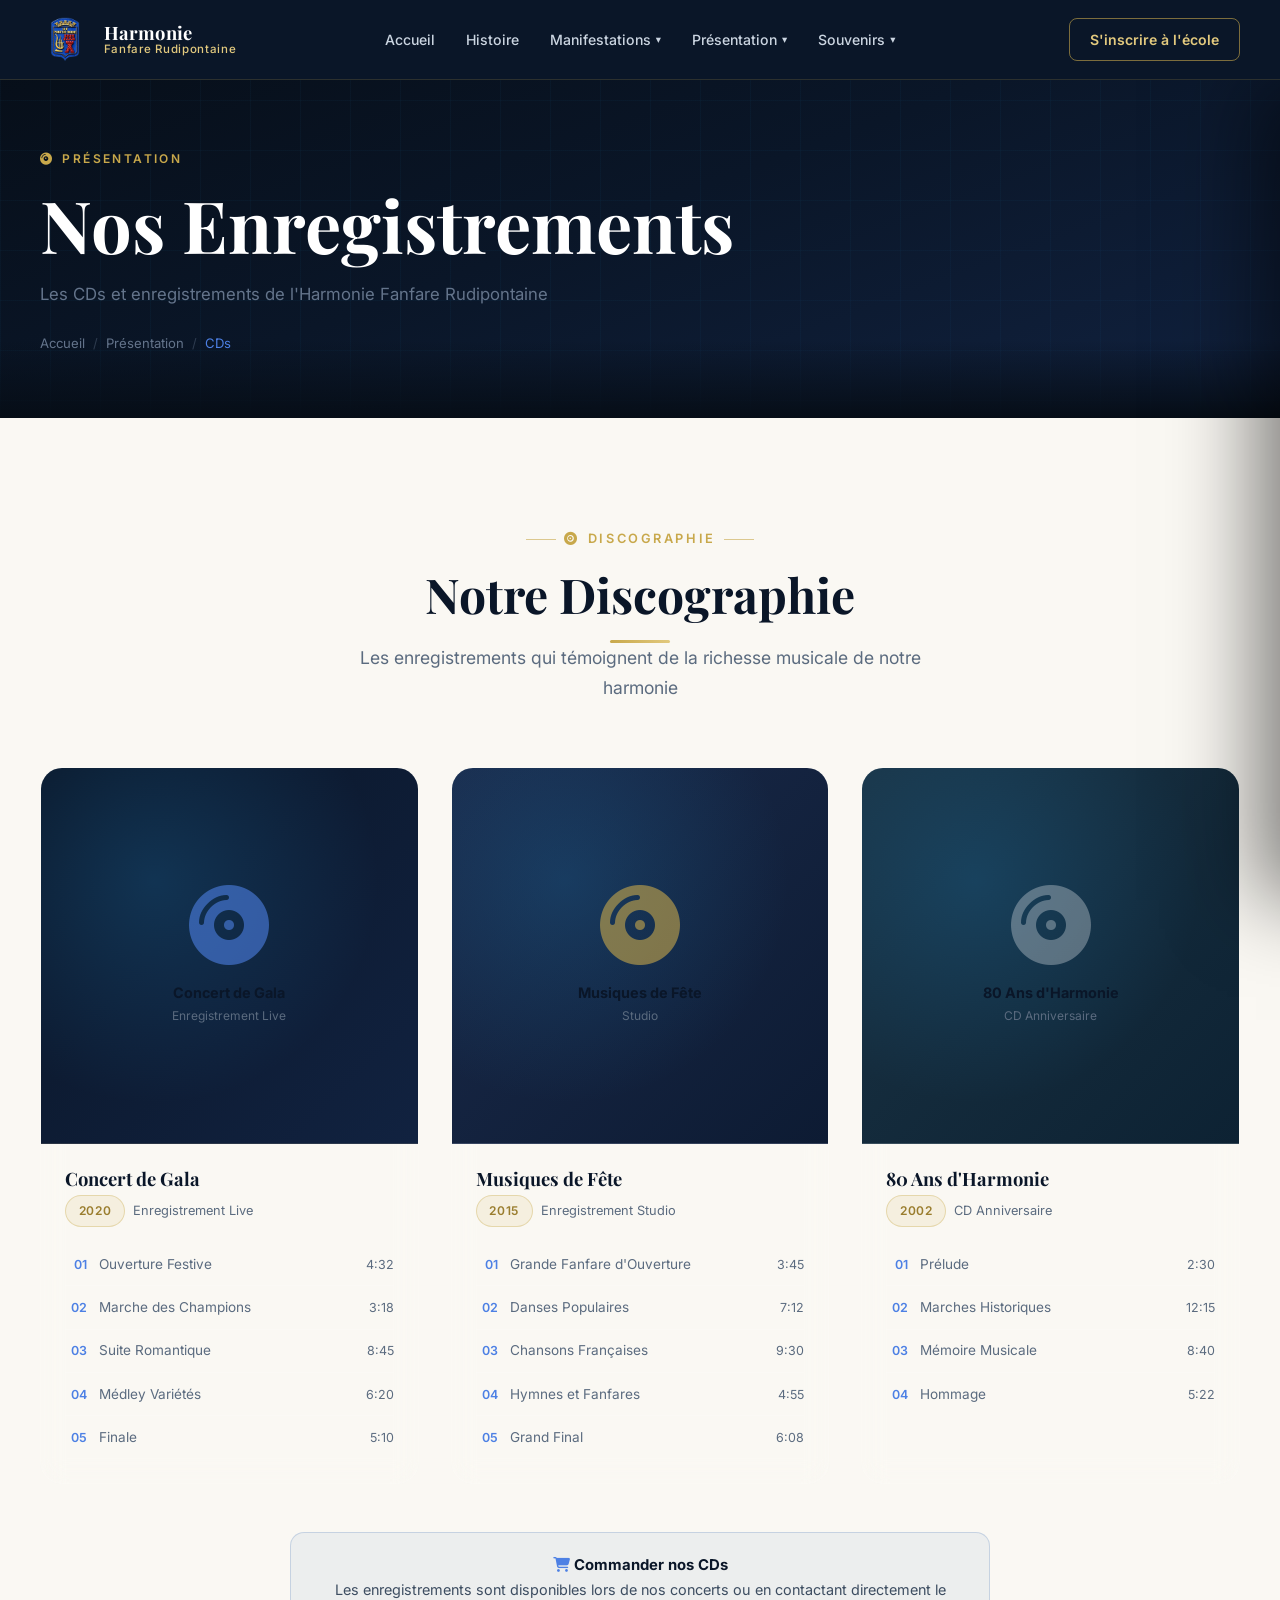
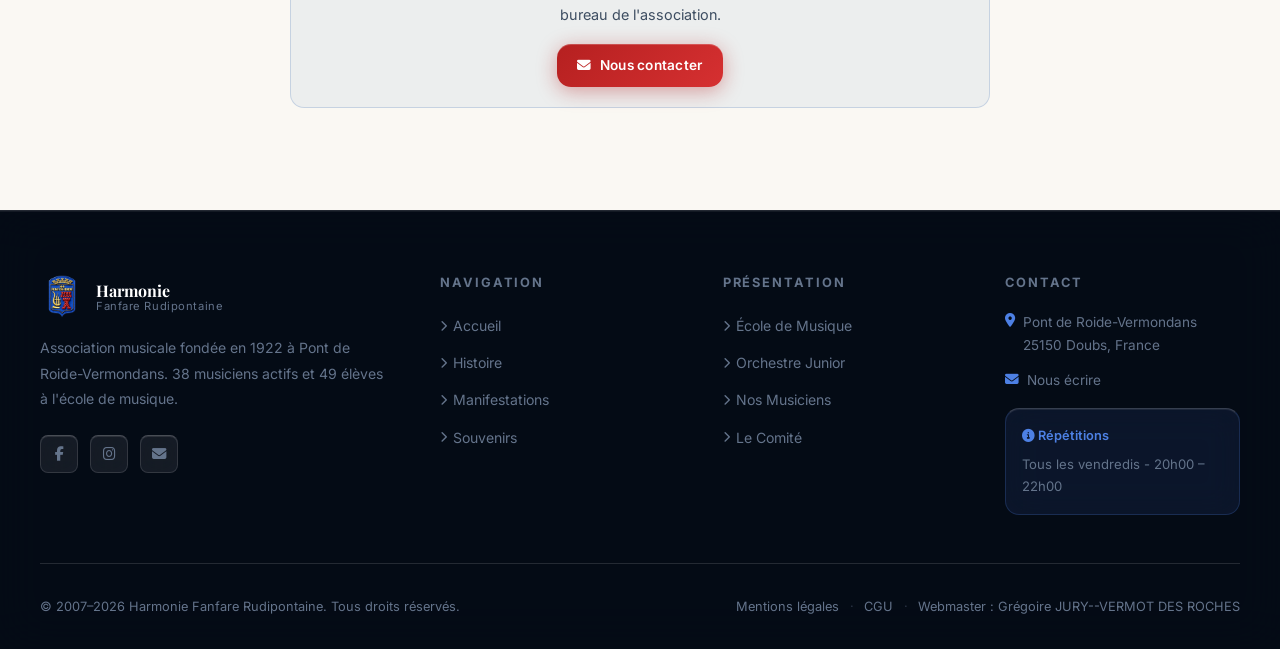
<file: cds.html>
<!DOCTYPE html>
<html lang="fr">
<head>
  <meta charset="UTF-8">
  <meta name="viewport" content="width=device-width, initial-scale=1.0">
  <title>CDs - Harmonie Fanfare Rudipontaine</title>
  <link rel="preconnect" href="https://fonts.googleapis.com">
  <link rel="preconnect" href="https://fonts.gstatic.com" crossorigin>
  <link href="https://fonts.googleapis.com/css2?family=Inter:wght@300;400;500;600;700;800&family=Playfair+Display:ital,wght@0,700;0,800;1,700&display=swap" rel="stylesheet">
  <link rel="stylesheet" href="https://cdnjs.cloudflare.com/ajax/libs/font-awesome/6.5.0/css/all.min.css">
  <link rel="icon" type="image/png" href="images/logo3d2.png">
  <link rel="apple-touch-icon" href="images/logo3d2.png">
  <link rel="stylesheet" href="css/style.css">
  <style>
    .cd-card {
      background: var(--c-glass);
      border: 1px solid var(--c-border);
      border-radius: var(--radius-lg);
      overflow: hidden;
      transition: var(--transition);
      backdrop-filter: blur(12px);
    }
    .cd-card:hover {
      border-color: rgba(79,179,232,0.25);
      transform: translateY(-4px);
      box-shadow: var(--shadow-md);
    }
    .cd-cover {
      aspect-ratio: 1;
      background: linear-gradient(135deg, var(--c-navy), var(--c-navy-mid));
      display: flex;
      align-items: center;
      justify-content: center;
      flex-direction: column;
      gap: 1rem;
      font-size: 4rem;
      border-bottom: 1px solid var(--c-border);
      position: relative;
      overflow: hidden;
    }
    .cd-cover::before {
      content: '';
      position: absolute;
      inset: 0;
      background: radial-gradient(ellipse at 30% 30%, rgba(29,111,164,0.3), transparent 60%);
    }
    .cd-info { padding: 1.5rem; }
    .cd-track {
      display: flex;
      align-items: center;
      gap: .75rem;
      padding: .6rem 0;
      border-bottom: 1px solid var(--c-border);
      font-size: .85rem;
      color: var(--c-text-muted);
    }
    .cd-track:last-child { border-bottom: none; }
    .cd-track .num { width: 22px; text-align: right; color: var(--c-accent); font-size: .78rem; font-weight: 600; flex-shrink: 0; }
    .cd-track .title { flex: 1; }
    .cd-track .duration { color: var(--c-text-muted); font-size: .78rem; }
  </style>
</head>
<body>

<script src="js/nav-component.js"></script>

<section class="page-header">
  <div class="container">
    <div class="page-header-content">
      <div class="eyebrow"><i class="fa-solid fa-compact-disc"></i> Présentation</div>
      <h1>Nos Enregistrements</h1>
      <p style="color:var(--c-text-muted);max-width:600px;margin-top:.75rem;font-size:1.05rem">
        Les CDs et enregistrements de l'Harmonie Fanfare Rudipontaine
      </p>
      <div class="breadcrumb">
        <a href="index.html">Accueil</a>
        <span class="sep">/</span>
        <span>Présentation</span>
        <span class="sep">/</span>
        <span style="color:var(--c-accent)">CDs</span>
      </div>
    </div>
  </div>
</section>

<section class="section section-light">
  <div class="container">
    <div class="section-header" data-aos>
      <div class="eyebrow"><i class="fa-solid fa-record-vinyl"></i> Discographie</div>
      <h2>Notre Discographie</h2>
      <div class="divider"></div>
      <p>Les enregistrements qui témoignent de la richesse musicale de notre harmonie</p>
    </div>

    <div class="grid-3" style="gap:2rem">

      <div class="cd-card" data-aos data-aos-delay="100">
        <div class="cd-cover">
          <i class="fa-solid fa-compact-disc" style="font-size:5rem;color:var(--c-accent);opacity:.6;position:relative"></i>
          <div style="position:relative;text-align:center">
            <div style="font-size:.9rem;font-weight:700;color:var(--c-white)">Concert de Gala</div>
            <div style="font-size:.75rem;color:var(--c-text-muted)">Enregistrement Live</div>
          </div>
        </div>
        <div class="cd-info">
          <h3 style="font-size:1.15rem;margin-bottom:.3rem">Concert de Gala</h3>
          <div style="display:flex;gap:.5rem;align-items:center;margin-bottom:1rem">
            <span class="badge badge-gold">2020</span>
            <span style="font-size:.8rem;color:var(--c-text-muted)">Enregistrement Live</span>
          </div>
          <div>
            <div class="cd-track"><span class="num">01</span><span class="title">Ouverture Festive</span><span class="duration">4:32</span></div>
            <div class="cd-track"><span class="num">02</span><span class="title">Marche des Champions</span><span class="duration">3:18</span></div>
            <div class="cd-track"><span class="num">03</span><span class="title">Suite Romantique</span><span class="duration">8:45</span></div>
            <div class="cd-track"><span class="num">04</span><span class="title">Médley Variétés</span><span class="duration">6:20</span></div>
            <div class="cd-track"><span class="num">05</span><span class="title">Finale</span><span class="duration">5:10</span></div>
          </div>
        </div>
      </div>

      <div class="cd-card" data-aos data-aos-delay="200">
        <div class="cd-cover" style="background:linear-gradient(135deg,#1a2a4a,#0d1b33)">
          <i class="fa-solid fa-compact-disc" style="font-size:5rem;color:var(--c-gold);opacity:.6;position:relative"></i>
          <div style="position:relative;text-align:center">
            <div style="font-size:.9rem;font-weight:700;color:var(--c-white)">Musiques de Fête</div>
            <div style="font-size:.75rem;color:var(--c-text-muted)">Studio</div>
          </div>
        </div>
        <div class="cd-info">
          <h3 style="font-size:1.15rem;margin-bottom:.3rem">Musiques de Fête</h3>
          <div style="display:flex;gap:.5rem;align-items:center;margin-bottom:1rem">
            <span class="badge badge-gold">2015</span>
            <span style="font-size:.8rem;color:var(--c-text-muted)">Enregistrement Studio</span>
          </div>
          <div>
            <div class="cd-track"><span class="num">01</span><span class="title">Grande Fanfare d'Ouverture</span><span class="duration">3:45</span></div>
            <div class="cd-track"><span class="num">02</span><span class="title">Danses Populaires</span><span class="duration">7:12</span></div>
            <div class="cd-track"><span class="num">03</span><span class="title">Chansons Françaises</span><span class="duration">9:30</span></div>
            <div class="cd-track"><span class="num">04</span><span class="title">Hymnes et Fanfares</span><span class="duration">4:55</span></div>
            <div class="cd-track"><span class="num">05</span><span class="title">Grand Final</span><span class="duration">6:08</span></div>
          </div>
        </div>
      </div>

      <div class="cd-card" data-aos data-aos-delay="300">
        <div class="cd-cover" style="background:linear-gradient(135deg,#1a3344,#0d2233)">
          <i class="fa-solid fa-compact-disc" style="font-size:5rem;color:rgba(255,255,255,.3);position:relative"></i>
          <div style="position:relative;text-align:center">
            <div style="font-size:.9rem;font-weight:700;color:var(--c-white)">80 Ans d'Harmonie</div>
            <div style="font-size:.75rem;color:var(--c-text-muted)">CD Anniversaire</div>
          </div>
        </div>
        <div class="cd-info">
          <h3 style="font-size:1.15rem;margin-bottom:.3rem">80 Ans d'Harmonie</h3>
          <div style="display:flex;gap:.5rem;align-items:center;margin-bottom:1rem">
            <span class="badge badge-gold">2002</span>
            <span style="font-size:.8rem;color:var(--c-text-muted)">CD Anniversaire</span>
          </div>
          <div>
            <div class="cd-track"><span class="num">01</span><span class="title">Prélude</span><span class="duration">2:30</span></div>
            <div class="cd-track"><span class="num">02</span><span class="title">Marches Historiques</span><span class="duration">12:15</span></div>
            <div class="cd-track"><span class="num">03</span><span class="title">Mémoire Musicale</span><span class="duration">8:40</span></div>
            <div class="cd-track"><span class="num">04</span><span class="title">Hommage</span><span class="duration">5:22</span></div>
          </div>
        </div>
      </div>

    </div>

    <div class="highlight-box" style="max-width:700px;margin:3rem auto 0;text-align:center" data-aos>
      <i class="fa-solid fa-shopping-cart" style="color:var(--c-accent)"></i>
      <strong style="color:var(--c-white)">Commander nos CDs</strong><br>
      <span style="font-size:.9rem">Les enregistrements sont disponibles lors de nos concerts
      ou en contactant directement le bureau de l'association.</span><br>
      <a href="comite.html" class="btn btn-primary btn-sm" style="margin-top:1rem">
        <i class="fa-solid fa-envelope"></i> Nous contacter
      </a>
    </div>
  </div>
</section>

<script src="js/main.js"></script>
</body>
</html>
</file>
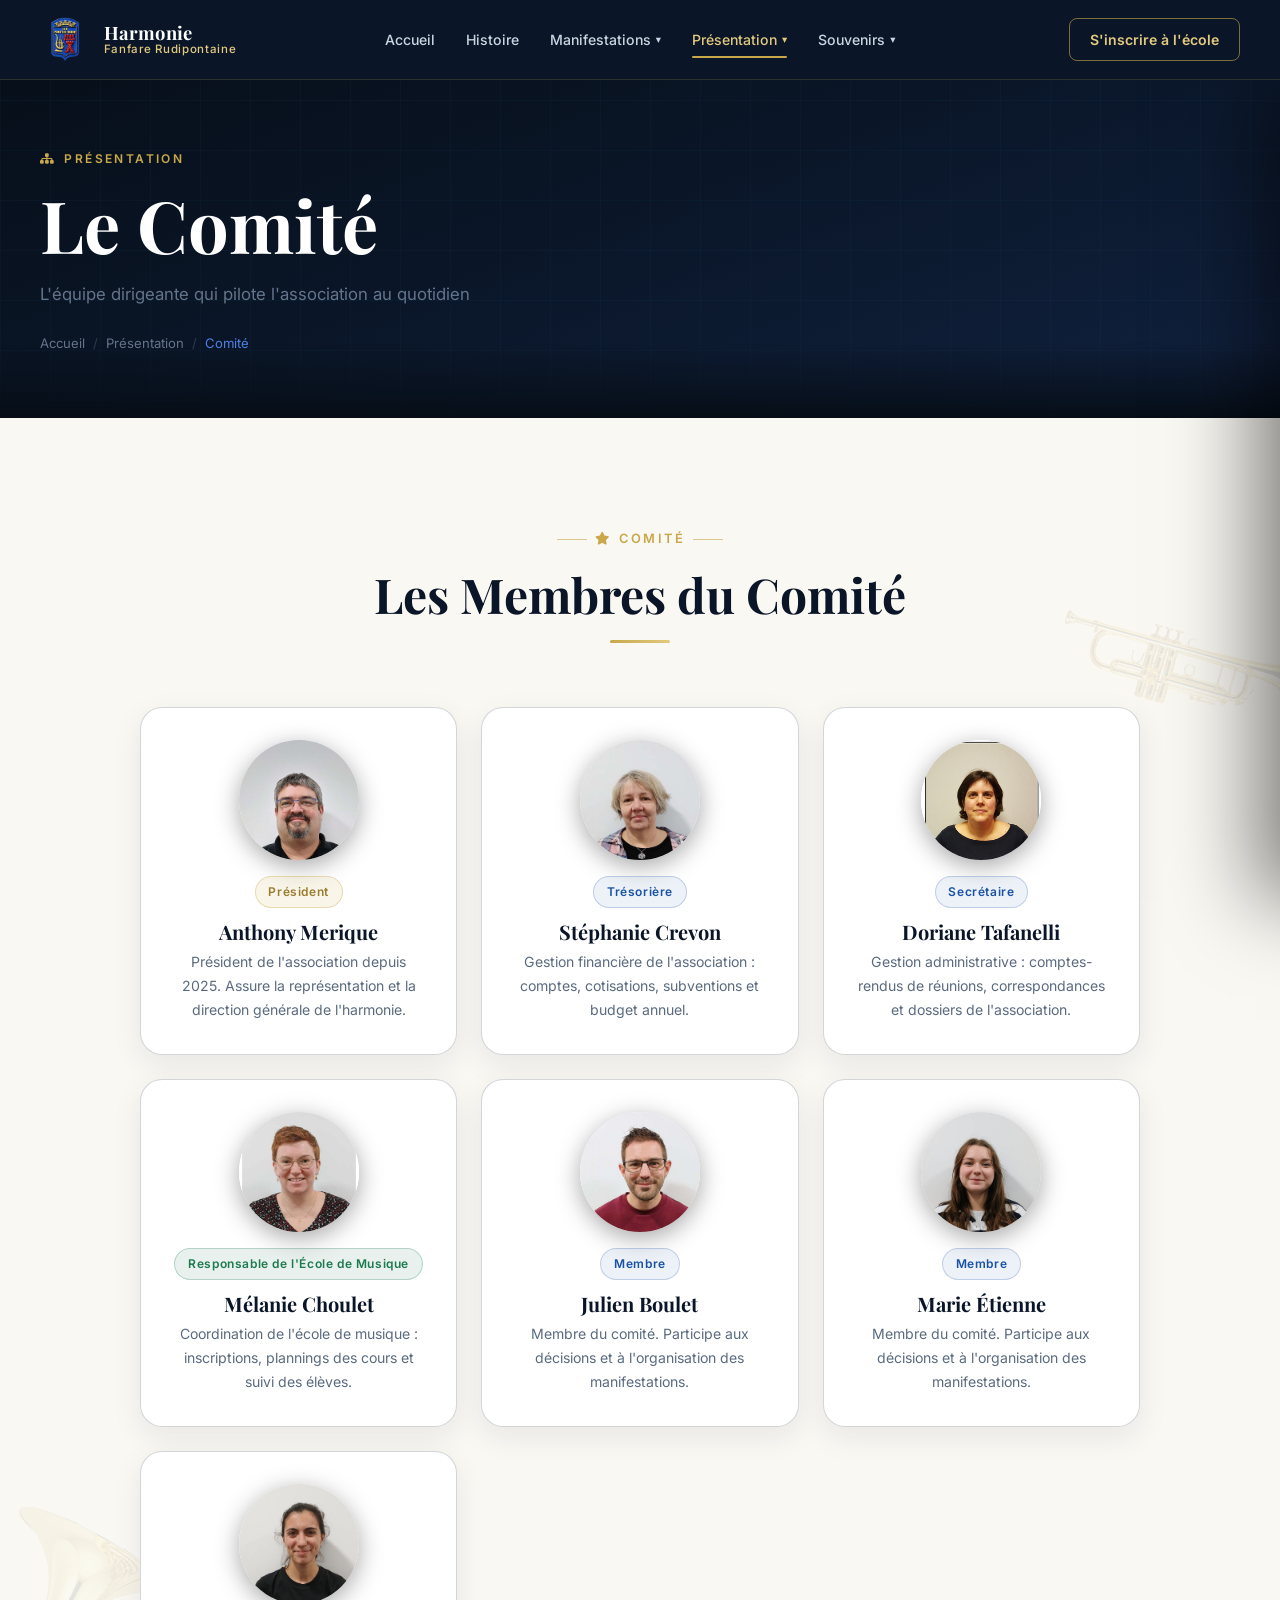
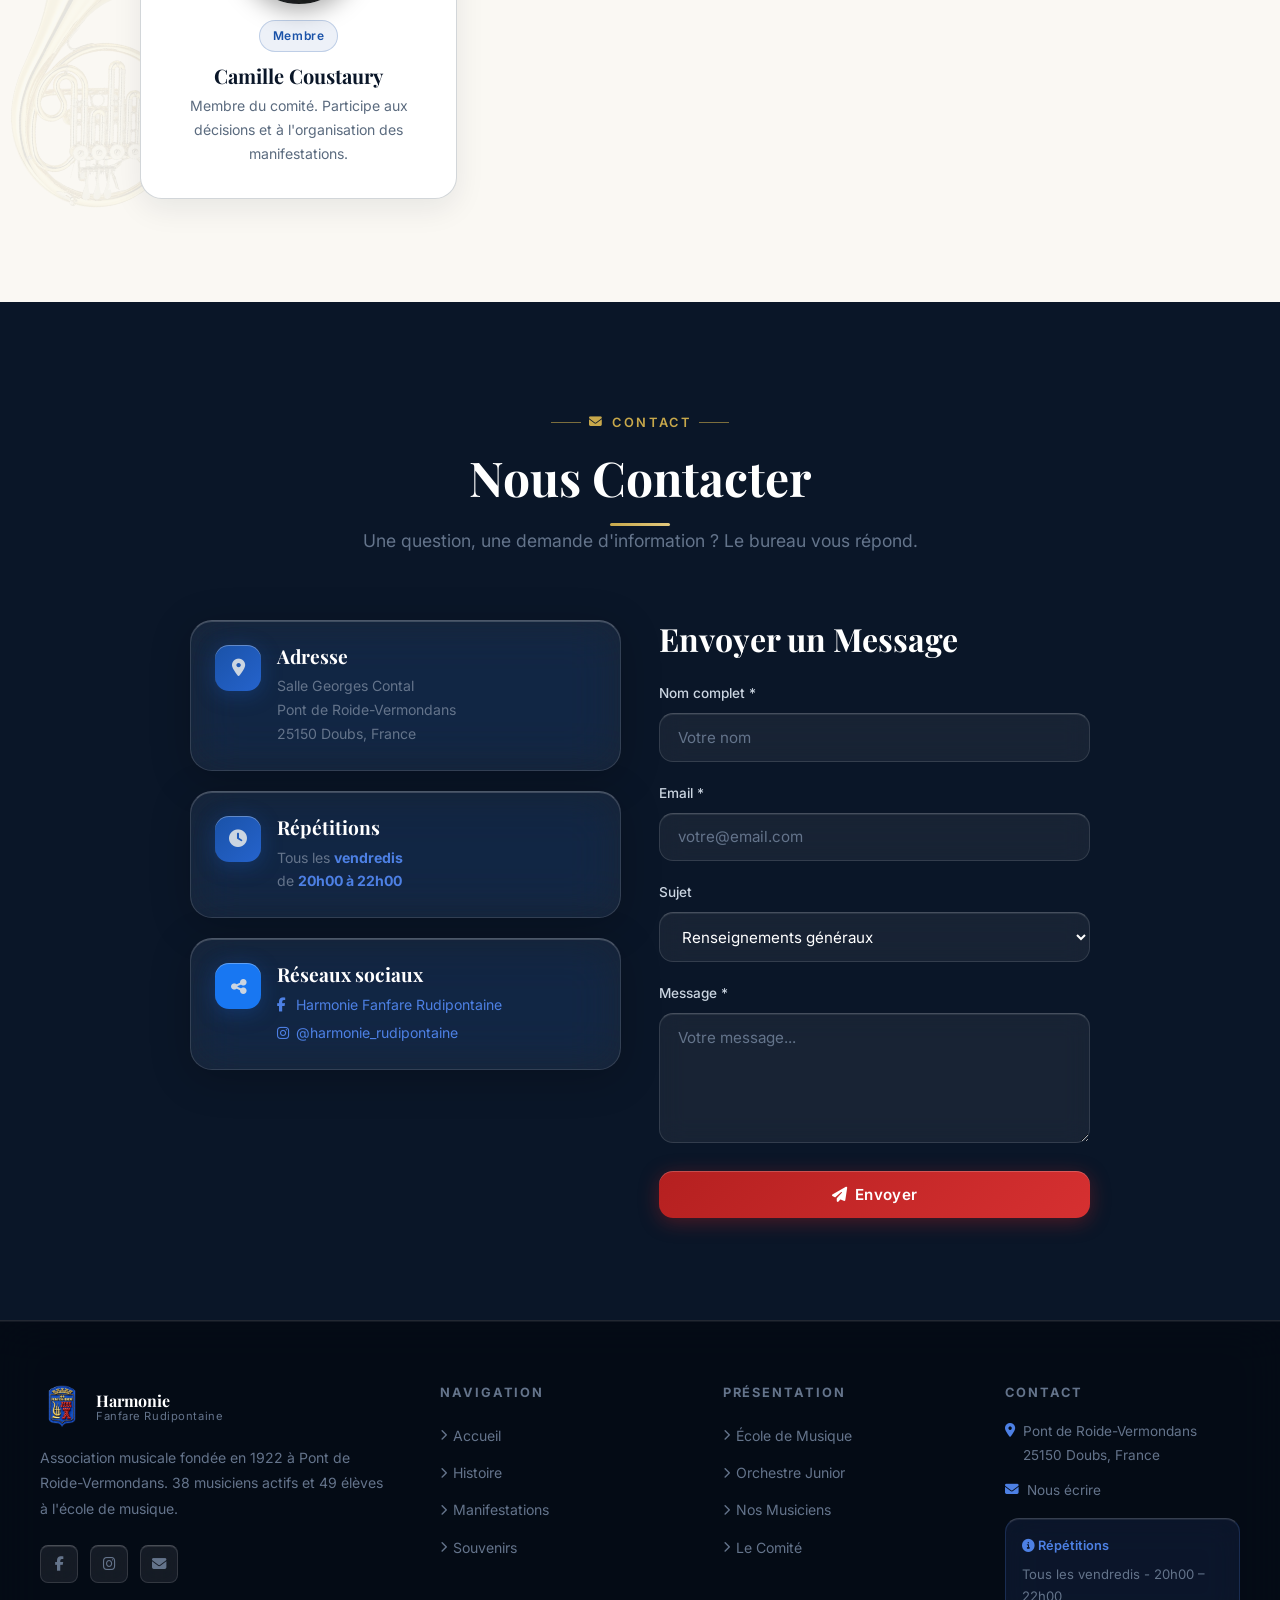
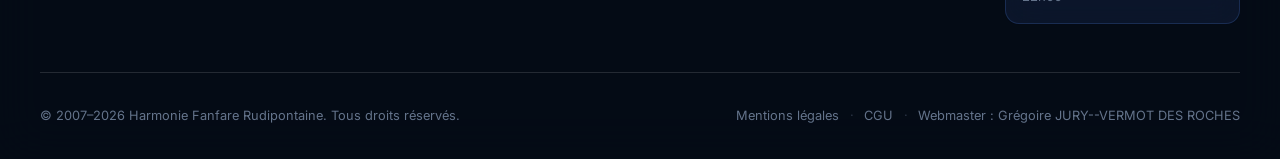
<file: comite.html>
<!DOCTYPE html>
<html lang="fr">
<head>
  <meta charset="UTF-8">
  <meta name="viewport" content="width=device-width, initial-scale=1.0">
  <title>Comité - Harmonie Fanfare Rudipontaine</title>
  <link rel="preconnect" href="https://fonts.googleapis.com">
  <link rel="preconnect" href="https://fonts.gstatic.com" crossorigin>
  <link href="https://fonts.googleapis.com/css2?family=Inter:wght@300;400;500;600;700;800&family=Playfair+Display:ital,wght@0,700;0,800;1,700&display=swap" rel="stylesheet">
  <link rel="stylesheet" href="https://cdnjs.cloudflare.com/ajax/libs/font-awesome/6.5.0/css/all.min.css">
  <link rel="icon" type="image/png" href="images/logo3d2.png">
  <link rel="apple-touch-icon" href="images/logo3d2.png">
  <link rel="stylesheet" href="css/style.css">
</head>
<body>

<script src="js/nav-component.js"></script>

<section class="page-header">
  <div class="container">
    <div class="page-header-content">
      <div class="eyebrow"><i class="fa-solid fa-sitemap"></i> Présentation</div>
      <h1>Le Comité</h1>
      <p style="color:var(--c-text-muted);max-width:600px;margin-top:.75rem;font-size:1.05rem">
        L'équipe dirigeante qui pilote l'association au quotidien
      </p>
      <div class="breadcrumb">
        <a href="index.html">Accueil</a>
        <span class="sep">/</span>
        <span>Présentation</span>
        <span class="sep">/</span>
        <span style="color:var(--c-accent)">Comité</span>
      </div>
    </div>
  </div>
</section>

<!-- BUREAU -->
<section class="section section-light has-instr-deco">
  <img src="images/instruments/cor.png" alt="" aria-hidden="true" class="instr-deco" style="left:-3%;bottom:6%;transform:rotate(-12deg)" loading="lazy">
  <img src="images/instruments/trompette.png" alt="" aria-hidden="true" class="instr-deco" style="right:-2%;top:10%;transform:rotate(16deg)" loading="lazy">
  <div class="container">
    <div class="section-header" data-aos>
      <div class="eyebrow"><i class="fa-solid fa-star"></i> Comité</div>
      <h2>Les Membres du Comité</h2>
      <div class="divider"></div>
    </div>

    <!-- #################################################################
         CARTES DU COMITÉ (président, trésorière, membres, etc.)
         Pour chaque carte, vous pouvez modifier :
           1. La photo : le nom du fichier dans src="images/Membres/..."
              (mettez la photo dans le dossier images/Membres/)
           2. La fonction dans <div class="badge ..."> ... </div>
           3. Le nom dans <h3> ... </h3>
           4. La description dans le <p> qui suit
         Pour ajouter une carte : copiez un bloc "card" en entier
         (de <div class="card" à son </div> final) et collez-le à la suite.
         ################################################################# -->
    <div style="display:grid;grid-template-columns:repeat(auto-fill,minmax(260px,1fr));gap:1.5rem;max-width:1000px;margin:0 auto">

      <div class="card" style="text-align:center" data-aos data-aos-delay="100">
        <img src="images/Membres/merique_anthony.jpg" alt="Anthony Merique"
             style="width:120px;height:120px;border-radius:50%;object-fit:cover;object-position:center top;display:block;margin:0 auto 1rem;box-shadow:0 6px 24px rgba(0,0,0,0.35)">
        <div class="badge badge-gold" style="margin-bottom:.75rem">Président</div>
        <h3 style="font-size:1.25rem;margin-bottom:.4rem">Anthony Merique</h3>
        <p style="color:var(--c-text-muted);font-size:.88rem;margin:0">Président de l'association depuis 2025. Assure la représentation et la direction générale de l'harmonie.</p>
      </div>

      <div class="card" style="text-align:center" data-aos data-aos-delay="150">
        <img src="images/Membres/crevon_stephanie.jpg" alt="Stéphanie Crevon"
             style="width:120px;height:120px;border-radius:50%;object-fit:cover;object-position:center top;display:block;margin:0 auto 1rem;box-shadow:0 6px 24px rgba(0,0,0,0.35)">
        <div class="badge badge-blue" style="margin-bottom:.75rem">Trésorière</div>
        <h3 style="font-size:1.25rem;margin-bottom:.4rem">Stéphanie Crevon</h3>
        <p style="color:var(--c-text-muted);font-size:.88rem;margin:0">Gestion financière de l'association : comptes, cotisations, subventions et budget annuel.</p>
      </div>

      <div class="card" style="text-align:center" data-aos data-aos-delay="200">
        <img src="images/Membres/tafanelli_doriane.png" alt="Doriane Tafanelli"
             style="width:120px;height:120px;border-radius:50%;object-fit:cover;object-position:center top;display:block;margin:0 auto 1rem;box-shadow:0 6px 24px rgba(0,0,0,0.35)">
        <div class="badge badge-blue" style="margin-bottom:.75rem">Secrétaire</div>
        <h3 style="font-size:1.25rem;margin-bottom:.4rem">Doriane Tafanelli</h3>
        <p style="color:var(--c-text-muted);font-size:.88rem;margin:0">Gestion administrative : comptes-rendus de réunions, correspondances et dossiers de l'association.</p>
      </div>

      <div class="card" style="text-align:center" data-aos data-aos-delay="250">
        <img src="images/Membres/choulet_melanie.jpg" alt="Mélanie Choulet"
             style="width:120px;height:120px;border-radius:50%;object-fit:cover;object-position:center top;display:block;margin:0 auto 1rem;box-shadow:0 6px 24px rgba(0,0,0,0.35)">
        <div class="badge badge-green" style="margin-bottom:.75rem">Responsable de l'École de Musique</div>
        <h3 style="font-size:1.25rem;margin-bottom:.4rem">Mélanie Choulet</h3>
        <p style="color:var(--c-text-muted);font-size:.88rem;margin:0">Coordination de l'école de musique : inscriptions, plannings des cours et suivi des élèves.</p>
      </div>

      <div class="card" style="text-align:center" data-aos data-aos-delay="300">
        <img src="images/Membres/boulet_julien.jpg" alt="Julien Boulet"
             style="width:120px;height:120px;border-radius:50%;object-fit:cover;object-position:center top;display:block;margin:0 auto 1rem;box-shadow:0 6px 24px rgba(0,0,0,0.35)">
        <div class="badge badge-blue" style="margin-bottom:.75rem">Membre</div>
        <h3 style="font-size:1.25rem;margin-bottom:.4rem">Julien Boulet</h3>
        <p style="color:var(--c-text-muted);font-size:.88rem;margin:0">Membre du comité. Participe aux décisions et à l'organisation des manifestations.</p>
      </div>

      <div class="card" style="text-align:center" data-aos data-aos-delay="350">
        <img src="images/Membres/etienne_marie.jpg" alt="Marie Étienne"
             style="width:120px;height:120px;border-radius:50%;object-fit:cover;object-position:center top;display:block;margin:0 auto 1rem;box-shadow:0 6px 24px rgba(0,0,0,0.35)">
        <div class="badge badge-blue" style="margin-bottom:.75rem">Membre</div>
        <h3 style="font-size:1.25rem;margin-bottom:.4rem">Marie Étienne</h3>
        <p style="color:var(--c-text-muted);font-size:.88rem;margin:0">Membre du comité. Participe aux décisions et à l'organisation des manifestations.</p>
      </div>

      <div class="card" style="text-align:center" data-aos data-aos-delay="400">
        <img src="images/Membres/coustaury_camille.jpg" alt="Camille Coustaury"
             style="width:120px;height:120px;border-radius:50%;object-fit:cover;object-position:center top;display:block;margin:0 auto 1rem;box-shadow:0 6px 24px rgba(0,0,0,0.35)">
        <div class="badge badge-blue" style="margin-bottom:.75rem">Membre</div>
        <h3 style="font-size:1.25rem;margin-bottom:.4rem">Camille Coustaury</h3>
        <p style="color:var(--c-text-muted);font-size:.88rem;margin:0">Membre du comité. Participe aux décisions et à l'organisation des manifestations.</p>
      </div>
    </div>

  </div>
</section>

<!-- CONTACT -->
<section class="section" style="background:var(--c-navy)">
  <div class="container">
    <div class="section-header" data-aos>
      <div class="eyebrow"><i class="fa-solid fa-envelope"></i> Contact</div>
      <h2>Nous Contacter</h2>
      <div class="divider"></div>
      <p>Une question, une demande d'information ? Le bureau vous répond.</p>
    </div>

    <div class="grid-2" style="gap:clamp(1.5rem,3vw,3rem);max-width:900px;margin:0 auto;align-items:start">
      <div data-aos="fade-right">
        <div style="display:grid;gap:1.25rem">
          <div class="card" style="padding:1.5rem">
            <div style="display:flex;gap:1rem;align-items:flex-start">
              <div class="card-icon" style="margin:0;width:46px;height:46px;font-size:1.1rem;flex-shrink:0"><i class="fa-solid fa-location-dot"></i></div>
              <div>
                <h4 style="margin-bottom:.4rem">Adresse</h4>
                <p style="margin:0;font-size:.88rem;color:var(--c-text-muted)">Salle Georges Contal<br>Pont de Roide-Vermondans<br>25150 Doubs, France</p>
              </div>
            </div>
          </div>

          <div class="card" style="padding:1.5rem">
            <div style="display:flex;gap:1rem;align-items:flex-start">
              <div class="card-icon" style="margin:0;width:46px;height:46px;font-size:1.1rem;flex-shrink:0"><i class="fa-solid fa-clock"></i></div>
              <div>
                <h4 style="margin-bottom:.4rem">Répétitions</h4>
                <p style="margin:0;font-size:.88rem;color:var(--c-text-muted)">Tous les <strong style="color:var(--c-accent)">vendredis</strong><br>de <strong style="color:var(--c-accent)">20h00 à 22h00</strong></p>
              </div>
            </div>
          </div>

          <div class="card" style="padding:1.5rem">
            <div style="display:flex;gap:1rem;align-items:flex-start">
              <div class="card-icon" style="margin:0;width:46px;height:46px;font-size:1.1rem;background:linear-gradient(135deg,#1877F2,#1877F2);flex-shrink:0"><i class="fa-solid fa-share-nodes"></i></div>
              <div>
                <h4 style="margin-bottom:.4rem">Réseaux sociaux</h4>
                <a href="https://www.facebook.com/people/Harmonie-Fanfare-Rudipontaine/100057406793498/" target="_blank" rel="noopener" style="display:block;font-size:.88rem;color:var(--c-accent)"><i class="fa-brands fa-facebook-f" style="width:1.1em"></i> Harmonie Fanfare Rudipontaine</a>
                <a href="https://www.instagram.com/harmonie_rudipontaine/" target="_blank" rel="noopener" style="display:block;margin-top:.3rem;font-size:.88rem;color:var(--c-accent)"><i class="fa-brands fa-instagram" style="width:1.1em"></i> @harmonie_rudipontaine</a>
              </div>
            </div>
          </div>
        </div>
      </div>

      <div data-aos="fade-left">
        <form id="contact-form" style="display:grid;gap:1.25rem">
          <h3 style="margin-bottom:.25rem">Envoyer un Message</h3>
          <div class="form-group" style="margin:0">
            <label class="form-label">Nom complet *</label>
            <input type="text" id="contact-nom" class="form-control" placeholder="Votre nom" required>
          </div>
          <div class="form-group" style="margin:0">
            <label class="form-label">Email *</label>
            <input type="email" id="contact-email" class="form-control" placeholder="votre@email.com" required>
          </div>
          <div class="form-group" style="margin:0">
            <label class="form-label">Sujet</label>
            <select id="contact-sujet" class="form-control">
              <option>Renseignements généraux</option>
              <option>Inscription à l'école de musique</option>
              <option>Rejoindre l'harmonie</option>
              <option>Demande de concert / prestation</option>
              <option>Presse / Médias</option>
              <option>Autre</option>
            </select>
          </div>
          <div class="form-group" style="margin:0">
            <label class="form-label">Message *</label>
            <textarea id="contact-message" class="form-control" rows="5" placeholder="Votre message..." required></textarea>
          </div>
          <!-- Champ invisible : seuls les robots le remplissent, ce qui permet de les écarter. -->
          <div style="position:absolute;left:-9999px" aria-hidden="true">
            <label>Ne rien écrire ici <input type="text" id="contact-site" name="site" tabindex="-1" autocomplete="off"></label>
          </div>
          <button type="submit" class="btn btn-primary" style="justify-content:center">
            <i class="fa-solid fa-paper-plane"></i> Envoyer
          </button>
        </form>
      </div>
    </div>
  </div>
</section>

<script src="js/main.js"></script>
<script>
  /* #################################################################
     ENVOI DU FORMULAIRE DE CONTACT
     Le message part directement du site vers la boîte mail de
     l'association (fichier contact.php).
     POUR CHANGER L'ADRESSE DE RÉCEPTION : ouvrez  contact.php  et
     modifiez la ligne  $DESTINATAIRE  (une seule ligne, tout en haut).
     Si le serveur ne peut pas envoyer, le formulaire ouvre le logiciel
     de messagerie du visiteur : rien n'est perdu.
     ################################################################# */
  var EMAIL_CONTACT = 'contact@harmonie-pont-de-roide.com';

  document.getElementById('contact-form').addEventListener('submit', function(e){
    e.preventDefault();
    var nom     = document.getElementById('contact-nom').value;
    var email   = document.getElementById('contact-email').value;
    var sujet   = document.getElementById('contact-sujet').value;
    var message = document.getElementById('contact-message').value;

    var champs = new FormData();
    champs.append('formulaire', 'contact');
    champs.append('nom', nom);
    champs.append('email', email);
    champs.append('sujet', sujet);
    champs.append('message', message);
    champs.append('site', document.getElementById('contact-site').value);   // piège à robots

    function parMessagerie() {
      var corps = 'Nom : ' + nom + '\nEmail : ' + email + '\n\nMessage :\n' + message;
      window.location.href = 'mailto:' + EMAIL_CONTACT
        + '?subject=' + encodeURIComponent('[Site] ' + sujet + ' - ' + nom)
        + '&body=' + encodeURIComponent(corps);
      showToast('Votre logiciel de messagerie va s\'ouvrir avec le message prêt à envoyer.');
    }

    envoyerFormulaire(this, champs, parMessagerie);
  });
</script>
</body>
</html>
</file>
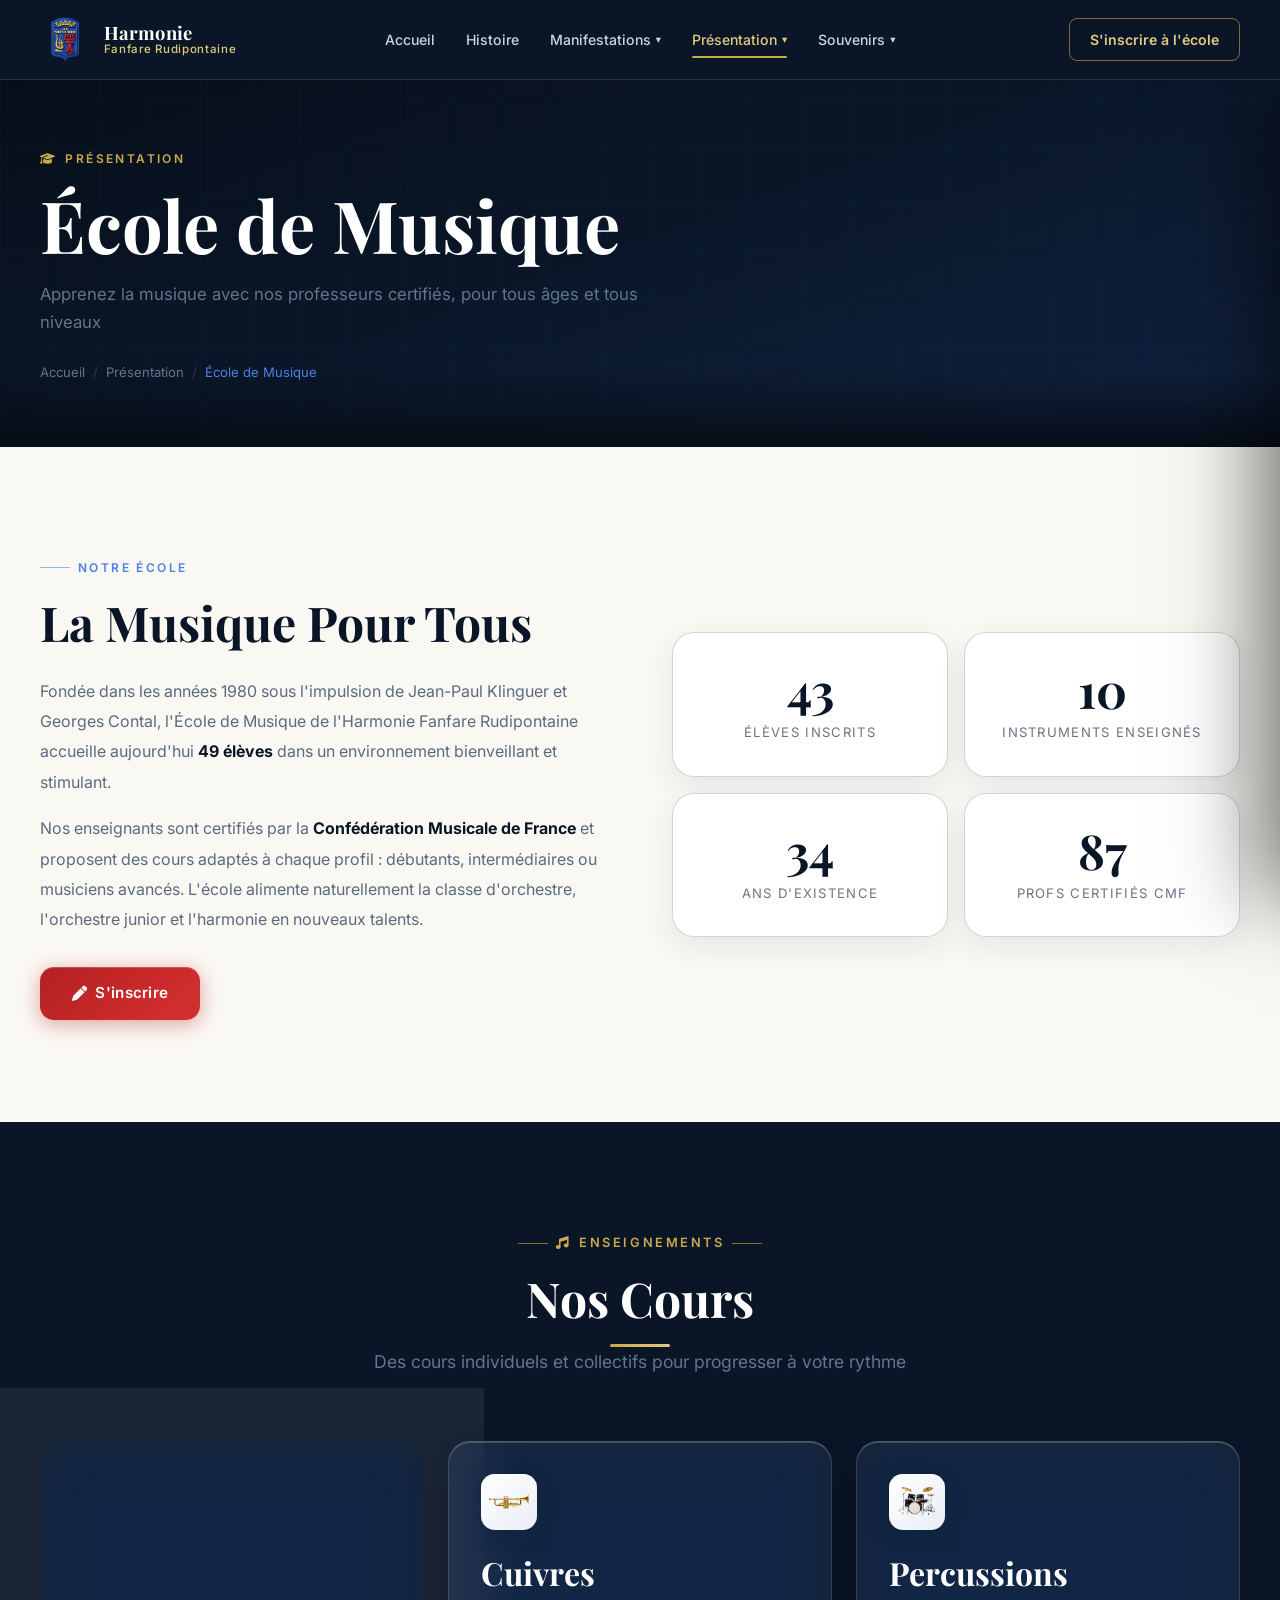
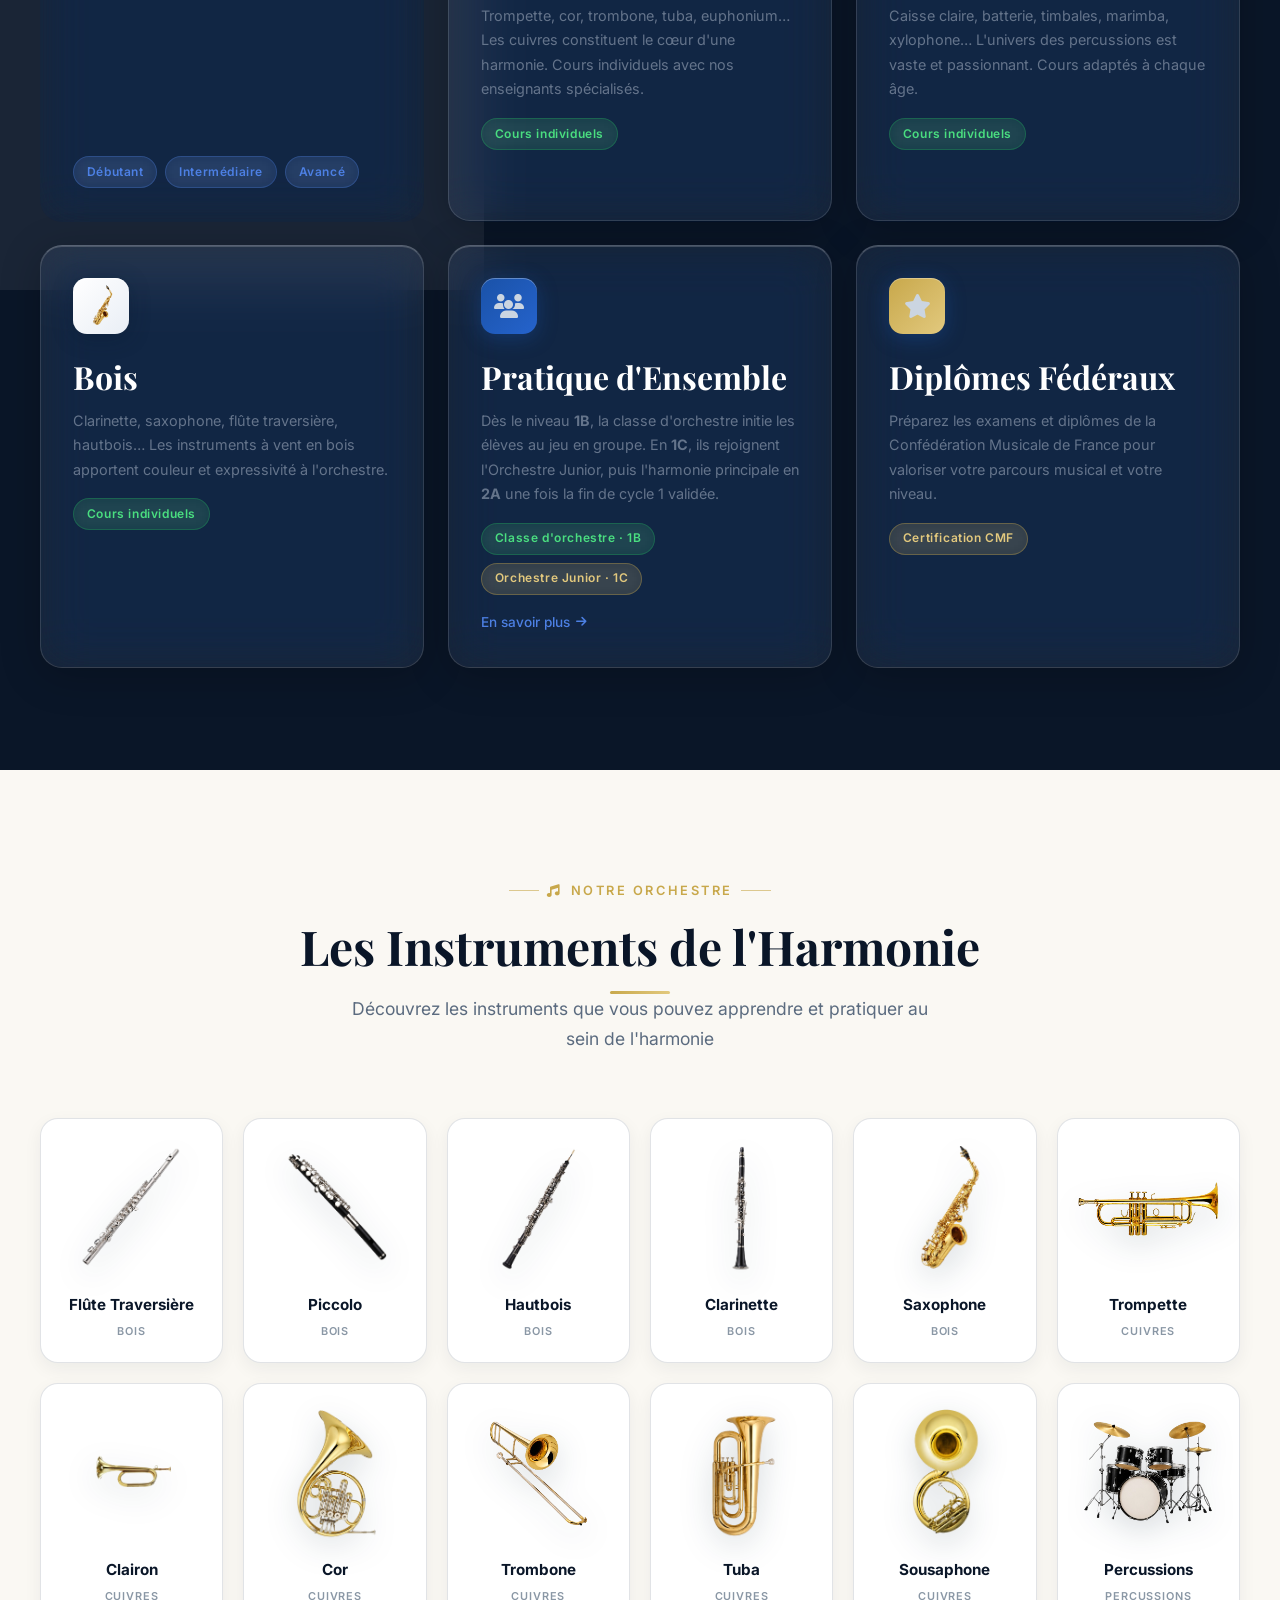
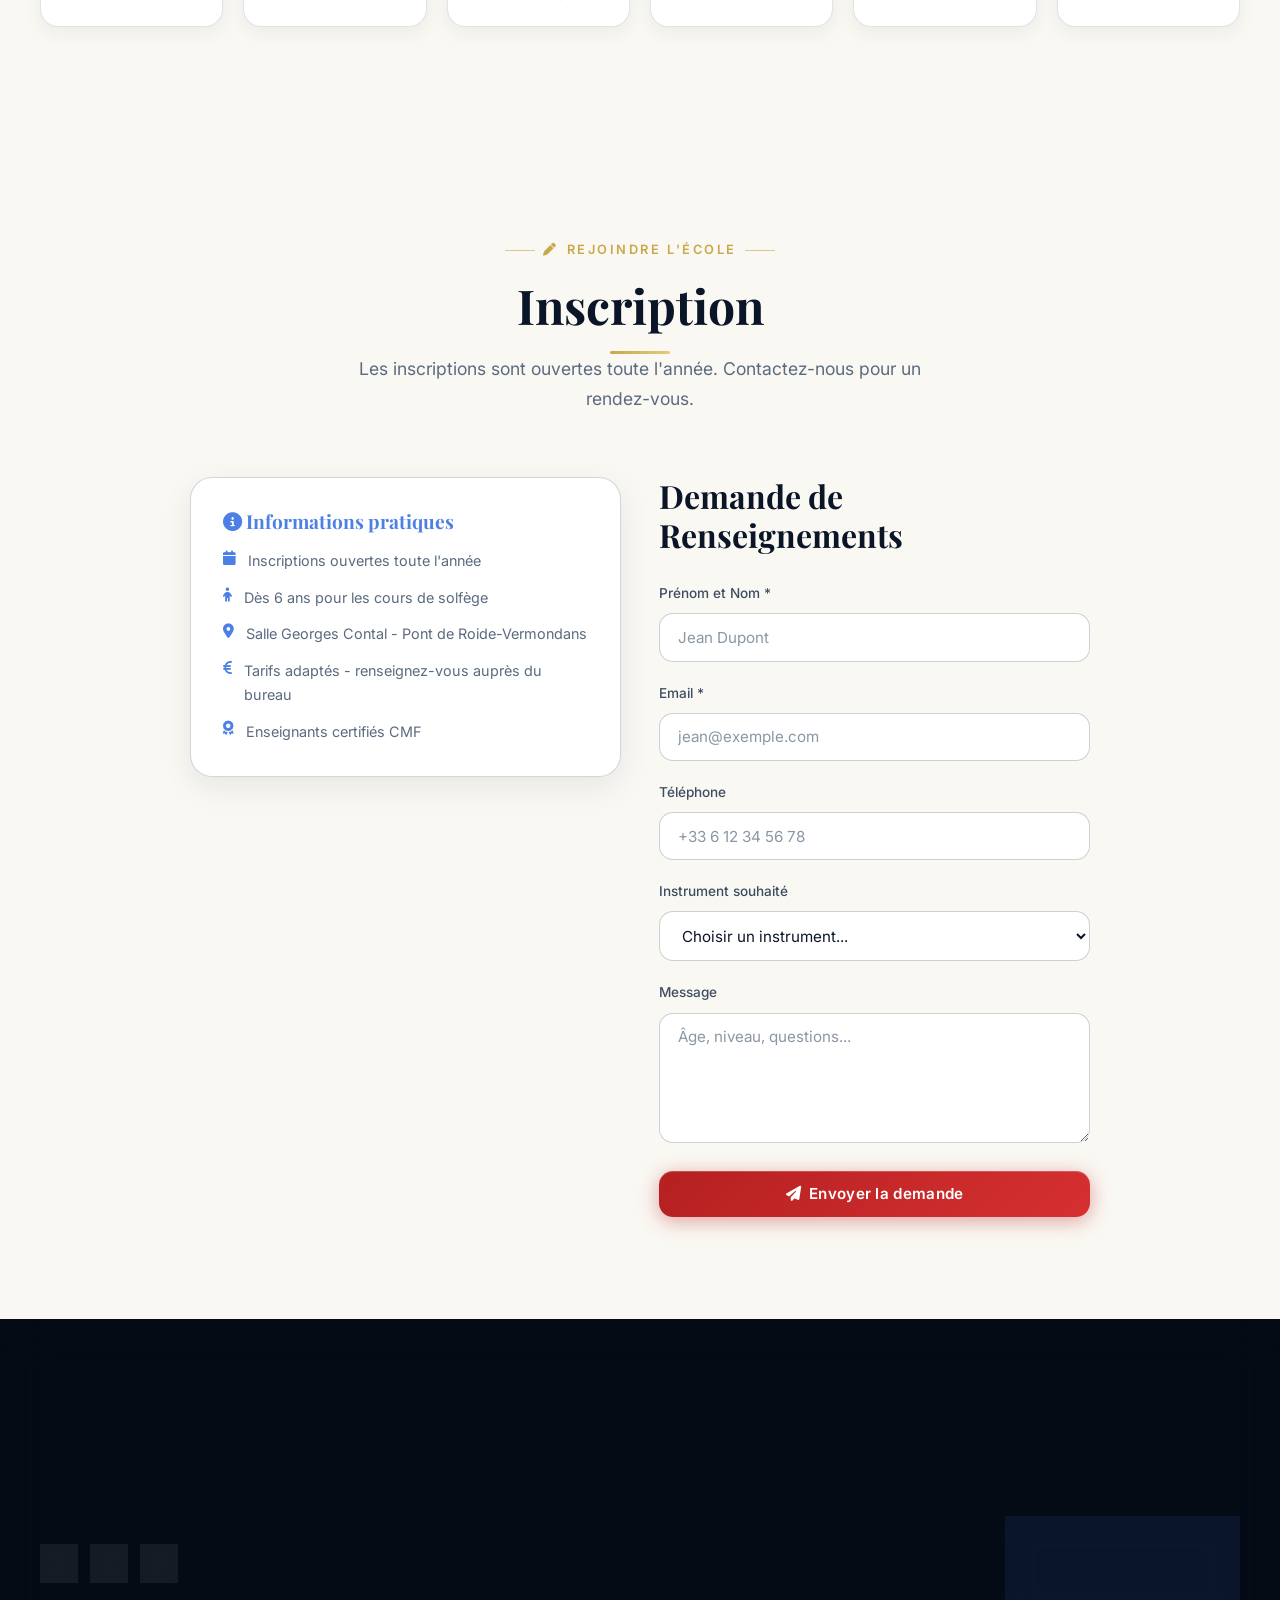
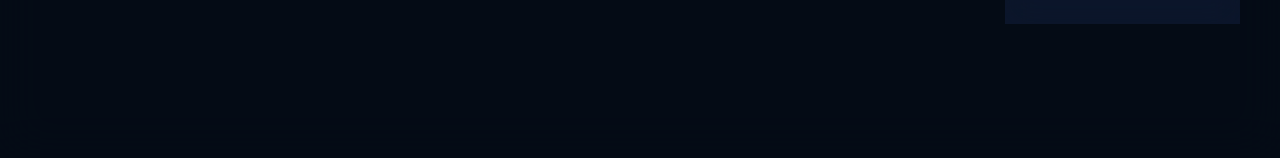
<file: ecole-musique.html>
<!DOCTYPE html>
<html lang="fr">
<head>
  <meta charset="UTF-8">
  <meta name="viewport" content="width=device-width, initial-scale=1.0">
  <title>École de Musique - Harmonie Fanfare Rudipontaine</title>
  <meta name="description" content="École de musique de l'Harmonie Fanfare Rudipontaine. Cours pour tous niveaux, professeurs certifiés.">
  <link rel="preconnect" href="https://fonts.googleapis.com">
  <link rel="preconnect" href="https://fonts.gstatic.com" crossorigin>
  <link href="https://fonts.googleapis.com/css2?family=Inter:wght@300;400;500;600;700;800&family=Playfair+Display:ital,wght@0,700;0,800;1,700&display=swap" rel="stylesheet">
  <link rel="stylesheet" href="https://cdnjs.cloudflare.com/ajax/libs/font-awesome/6.5.0/css/all.min.css">
  <link rel="icon" type="image/png" href="images/logo3d2.png">
  <link rel="apple-touch-icon" href="images/logo3d2.png">
  <link rel="stylesheet" href="css/style.css">
  <style>
    /* ── Vitrine des instruments ── */
    /* Pastille d'icône contenant la photo d'un instrument */
    .card-icon-instr {
      background: linear-gradient(135deg, #ffffff, #e9eef5);
      padding: 7px;
      box-shadow: 0 4px 20px rgba(8,29,49,0.35), inset 0 1px 0 rgba(255,255,255,0.7);
    }
    .card-icon-instr img {
      width: 100%;
      height: 100%;
      object-fit: contain;
      display: block;
    }

    .instru-grid {
      display: grid;
      grid-template-columns: repeat(auto-fill, minmax(160px, 1fr));
      gap: 1.25rem;
    }

    .instru-card {
      background: #ffffff;
      border: 1.5px solid rgba(8,29,49,0.12);
      border-radius: 18px;
      padding: 1.6rem 1rem 1.3rem;
      text-align: center;
      box-shadow: 0 6px 18px rgba(8,29,49,0.06);
      transition: transform .35s cubic-bezier(.34,1.3,.64,1), box-shadow .3s ease, border-color .3s ease;
    }

    .instru-card:hover {
      transform: translateY(-6px);
      border-color: rgba(200,168,75,0.55);
      box-shadow: 0 18px 40px rgba(8,29,49,0.14);
    }

    .instru-img {
      height: 130px;
      width: 100%;
      object-fit: contain;
      filter: drop-shadow(0 10px 16px rgba(8,29,49,0.16));
      transition: transform .45s cubic-bezier(.22,1,.36,1);
    }

    .instru-card:hover .instru-img { transform: scale(1.09) rotate(-3deg); }

    .instru-name {
      font-weight: 700;
      color: var(--c-navy);
      font-size: .95rem;
      margin-top: 1.1rem;
    }

    .instru-fam {
      font-size: .68rem;
      font-weight: 600;
      letter-spacing: .08em;
      text-transform: uppercase;
      color: #8a97a5;
      margin-top: .25rem;
    }

    @media(max-width:600px) {
      .instru-grid { grid-template-columns: repeat(2, 1fr); gap: .85rem; }
      .instru-img { height: 100px; }
    }
  </style>
</head>
<body>

<script src="js/nav-component.js"></script>

<section class="page-header">
  <div class="container">
    <div class="page-header-content">
      <div class="eyebrow"><i class="fa-solid fa-graduation-cap"></i> Présentation</div>
      <h1>École de Musique</h1>
      <p style="color:var(--c-text-muted);max-width:600px;margin-top:.75rem;font-size:1.05rem">
        Apprenez la musique avec nos professeurs certifiés, pour tous âges et tous niveaux
      </p>
      <div class="breadcrumb">
        <a href="index.html">Accueil</a>
        <span class="sep">/</span>
        <span>Présentation</span>
        <span class="sep">/</span>
        <span style="color:var(--c-accent)">École de Musique</span>
      </div>
    </div>
  </div>
</section>

<!-- INTRO -->
<section class="section section-light">
  <div class="container">
    <div class="grid-2" style="gap:clamp(2rem,5vw,5rem);align-items:center">
      <div data-aos="fade-right">
        <div class="eyebrow" style="display:inline-flex;align-items:center;gap:.5rem;font-size:.75rem;font-weight:600;letter-spacing:.2em;text-transform:uppercase;color:var(--c-accent);margin-bottom:1rem">
          <span style="display:block;width:30px;height:1px;background:var(--c-accent);opacity:.6"></span>
          Notre École
        </div>
        <h2 style="margin-bottom:1.5rem">La Musique Pour Tous</h2>
        <p style="color:var(--c-text-muted);line-height:1.9">
          Fondée dans les années 1980 sous l'impulsion de Jean-Paul Klinguer et Georges Contal,
          l'École de Musique de l'Harmonie Fanfare Rudipontaine accueille aujourd'hui
          <strong style="color:var(--c-white)">49 élèves</strong> dans un environnement bienveillant et stimulant.
        </p>
        <p style="color:var(--c-text-muted);line-height:1.9">
          Nos enseignants sont certifiés par la <strong style="color:var(--c-white)">Confédération Musicale de France</strong>
          et proposent des cours adaptés à chaque profil : débutants, intermédiaires ou musiciens avancés.
          L'école alimente naturellement la classe d'orchestre, l'orchestre junior et l'harmonie
          en nouveaux talents.
        </p>
        <div style="margin-top:2rem">
          <a href="#inscription" class="btn btn-primary">
            <i class="fa-solid fa-pen"></i> S'inscrire
          </a>
        </div>
      </div>

      <!-- #############################################################
           STATISTIQUES DE L'ÉCOLE
           Pour changer un chiffre, modifiez À DEUX ENDROITS sur la ligne :
             1. data-count="49"   (le chiffre de l'animation)
             2. >49<              (le chiffre affiché)
           Le nombre d'élèves apparaît aussi dans le texte au-dessus
           ("49 élèves") et sur l'accueil (index.html, 2 endroits).
           ############################################################# -->
      <div data-aos="fade-left">
        <div style="display:grid;grid-template-columns:repeat(auto-fit,minmax(min(180px,100%),1fr));gap:1rem">
          <div class="stat-card">
            <div class="num" data-count="49">49</div>
            <div class="label">Élèves Inscrits</div>
          </div>
          <div class="stat-card">
            <div class="num" data-count="12">12</div>
            <div class="label">Instruments Enseignés</div>
          </div>
          <div class="stat-card">
            <div class="num" data-count="40">40</div>
            <div class="label">Ans d'Existence</div>
          </div>
          <div class="stat-card">
            <div class="num" data-count="100">100%</div>
            <div class="label">Profs Certifiés CMF</div>
          </div>
        </div>
      </div>
    </div>
  </div>
</section>

<!-- COURS -->
<section class="section" style="background:var(--c-navy)">
  <div class="container">
    <div class="section-header" data-aos>
      <div class="eyebrow"><i class="fa-solid fa-music"></i> Enseignements</div>
      <h2>Nos Cours</h2>
      <div class="divider"></div>
      <p>Des cours individuels et collectifs pour progresser à votre rythme</p>
    </div>

    <div class="grid-3" style="gap:1.5rem">
      <div class="card" data-aos data-aos-delay="100">
        <div class="card-icon"><i class="fa-solid fa-music"></i></div>
        <h3 style="margin-bottom:.75rem">Solfège / Formation Musicale</h3>
        <p style="color:var(--c-text-muted);font-size:.9rem">
          Base indispensable, la formation musicale permet de lire les partitions, comprendre le rythme
          et développer l'oreille musicale. Cours collectifs par niveau.
        </p>
        <div style="margin-top:1rem;display:flex;gap:.5rem;flex-wrap:wrap">
          <span class="badge badge-blue">Débutant</span>
          <span class="badge badge-blue">Intermédiaire</span>
          <span class="badge badge-blue">Avancé</span>
        </div>
      </div>

      <div class="card" data-aos data-aos-delay="200">
        <div class="card-icon card-icon-instr"><img src="images/instruments/trompette.png" alt="" aria-hidden="true" loading="lazy"></div>
        <h3 style="margin-bottom:.75rem">Cuivres</h3>
        <p style="color:var(--c-text-muted);font-size:.9rem">
          Trompette, cor, trombone, tuba, euphonium… Les cuivres constituent le cœur
          d'une harmonie. Cours individuels avec nos enseignants spécialisés.
        </p>
        <div style="margin-top:1rem;display:flex;gap:.5rem;flex-wrap:wrap">
          <span class="badge badge-green">Cours individuels</span>
        </div>
      </div>

      <div class="card" data-aos data-aos-delay="300">
        <div class="card-icon card-icon-instr"><img src="images/instruments/batterie.png" alt="" aria-hidden="true" loading="lazy"></div>
        <h3 style="margin-bottom:.75rem">Percussions</h3>
        <p style="color:var(--c-text-muted);font-size:.9rem">
          Caisse claire, batterie, timbales, marimba, xylophone… L'univers des percussions
          est vaste et passionnant. Cours adaptés à chaque âge.
        </p>
        <div style="margin-top:1rem;display:flex;gap:.5rem;flex-wrap:wrap">
          <span class="badge badge-green">Cours individuels</span>
        </div>
      </div>

      <div class="card" data-aos data-aos-delay="100">
        <div class="card-icon card-icon-instr"><img src="images/instruments/saxophone.png" alt="" aria-hidden="true" loading="lazy"></div>
        <h3 style="margin-bottom:.75rem">Bois</h3>
        <p style="color:var(--c-text-muted);font-size:.9rem">
          Clarinette, saxophone, flûte traversière, hautbois… Les instruments à vent en bois
          apportent couleur et expressivité à l'orchestre.
        </p>
        <div style="margin-top:1rem;display:flex;gap:.5rem;flex-wrap:wrap">
          <span class="badge badge-green">Cours individuels</span>
        </div>
      </div>

      <div class="card" data-aos data-aos-delay="200">
        <div class="card-icon"><i class="fa-solid fa-users"></i></div>
        <h3 style="margin-bottom:.75rem">Pratique d'Ensemble</h3>
        <p style="color:var(--c-text-muted);font-size:.9rem">
          Dès le niveau <strong>1B</strong>, la classe d'orchestre initie les élèves au jeu en groupe.
          En <strong>1C</strong>, ils rejoignent l'Orchestre Junior, puis l'harmonie principale en
          <strong>2A</strong> une fois la fin de cycle 1 validée.
        </p>
        <div style="margin-top:1rem;display:flex;gap:.5rem;flex-wrap:wrap">
          <span class="badge badge-green">Classe d'orchestre · 1B</span>
          <span class="badge badge-gold">Orchestre Junior · 1C</span>
        </div>
        <a href="orchestre-junior.html" style="margin-top:1rem;display:inline-flex;align-items:center;gap:.4rem;font-size:.85rem;color:var(--c-accent);font-weight:500">
          En savoir plus <i class="fa-solid fa-arrow-right" style="font-size:.75rem"></i>
        </a>
      </div>

      <div class="card" data-aos data-aos-delay="300">
        <div class="card-icon" style="background:linear-gradient(135deg,var(--c-gold),var(--c-gold-light))"><i class="fa-solid fa-star"></i></div>
        <h3 style="margin-bottom:.75rem">Diplômes Fédéraux</h3>
        <p style="color:var(--c-text-muted);font-size:.9rem">
          Préparez les examens et diplômes de la Confédération Musicale de France
          pour valoriser votre parcours musical et votre niveau.
        </p>
        <div style="margin-top:1rem">
          <span class="badge badge-gold">Certification CMF</span>
        </div>
      </div>
    </div>
  </div>
</section>

<!-- INSTRUMENTS -->
<section class="section section-light" id="instruments">
  <div class="container">
    <div class="section-header" data-aos>
      <div class="eyebrow"><i class="fa-solid fa-music"></i> Notre Orchestre</div>
      <h2>Les Instruments de l'Harmonie</h2>
      <div class="divider"></div>
      <p>Découvrez les instruments que vous pouvez apprendre et pratiquer au sein de l'harmonie</p>
    </div>

    <!-- #################################################################
         VITRINE DES INSTRUMENTS
         Pour ajouter un instrument :
           1. Mettez son image (format .png, fond transparent de
              préférence) dans le dossier  images/instruments/
           2. Copiez le modèle ci-dessous et collez-le dans la grille
           3. Remplacez le nom du fichier, le NOM affiché et la famille
              (Bois, Cuivres ou Percussions)
           4. Si vous voulez, mettez à jour la statistique
              "Instruments Enseignés" en haut de la page

         MODÈLE À COPIER :

      <div class="instru-card" data-aos>
        <img src="images/instruments/NOM_DU_FICHIER.png" alt="NOM" class="instru-img" loading="lazy">
        <div class="instru-name">NOM</div>
        <div class="instru-fam">Cuivres</div>
      </div>

         ################################################################# -->
    <div class="instru-grid">
      <div class="instru-card" data-aos data-aos-delay="0">
        <img src="images/instruments/flute.png" alt="Flûte traversière" class="instru-img" loading="lazy">
        <div class="instru-name">Flûte Traversière</div>
        <div class="instru-fam">Bois</div>
      </div>
      <div class="instru-card" data-aos data-aos-delay="50">
        <img src="images/instruments/piccolo.png" alt="Piccolo" class="instru-img" loading="lazy">
        <div class="instru-name">Piccolo</div>
        <div class="instru-fam">Bois</div>
      </div>
      <div class="instru-card" data-aos data-aos-delay="100">
        <img src="images/instruments/haut-bois.png" alt="Hautbois" class="instru-img" loading="lazy">
        <div class="instru-name">Hautbois</div>
        <div class="instru-fam">Bois</div>
      </div>
      <div class="instru-card" data-aos data-aos-delay="150">
        <img src="images/instruments/clarinette.png" alt="Clarinette" class="instru-img" loading="lazy">
        <div class="instru-name">Clarinette</div>
        <div class="instru-fam">Bois</div>
      </div>
      <div class="instru-card" data-aos data-aos-delay="200">
        <img src="images/instruments/saxophone.png" alt="Saxophone" class="instru-img" loading="lazy">
        <div class="instru-name">Saxophone</div>
        <div class="instru-fam">Bois</div>
      </div>
      <div class="instru-card" data-aos data-aos-delay="250">
        <img src="images/instruments/trompette.png" alt="Trompette" class="instru-img" loading="lazy">
        <div class="instru-name">Trompette</div>
        <div class="instru-fam">Cuivres</div>
      </div>
      <div class="instru-card" data-aos data-aos-delay="300">
        <img src="images/instruments/clairon.png" alt="Clairon" class="instru-img" loading="lazy">
        <div class="instru-name">Clairon</div>
        <div class="instru-fam">Cuivres</div>
      </div>
      <div class="instru-card" data-aos data-aos-delay="350">
        <img src="images/instruments/cor.png" alt="Cor" class="instru-img" loading="lazy">
        <div class="instru-name">Cor</div>
        <div class="instru-fam">Cuivres</div>
      </div>
      <div class="instru-card" data-aos data-aos-delay="400">
        <img src="images/instruments/trombone.png" alt="Trombone" class="instru-img" loading="lazy">
        <div class="instru-name">Trombone</div>
        <div class="instru-fam">Cuivres</div>
      </div>
      <div class="instru-card" data-aos data-aos-delay="450">
        <img src="images/instruments/tuba.png" alt="Tuba" class="instru-img" loading="lazy">
        <div class="instru-name">Tuba</div>
        <div class="instru-fam">Cuivres</div>
      </div>
      <div class="instru-card" data-aos data-aos-delay="500">
        <img src="images/instruments/sousaphone.png" alt="Sousaphone" class="instru-img" loading="lazy">
        <div class="instru-name">Sousaphone</div>
        <div class="instru-fam">Cuivres</div>
      </div>
      <div class="instru-card" data-aos data-aos-delay="550">
        <img src="images/instruments/batterie.png" alt="Percussions" class="instru-img" loading="lazy">
        <div class="instru-name">Percussions</div>
        <div class="instru-fam">Percussions</div>
      </div>
    </div>
  </div>
</section>

<!-- INSCRIPTION -->
<section class="section section-light" id="inscription">
  <div class="container">
    <div class="section-header" data-aos>
      <div class="eyebrow"><i class="fa-solid fa-pen"></i> Rejoindre l'École</div>
      <h2>Inscription</h2>
      <div class="divider"></div>
      <p>Les inscriptions sont ouvertes toute l'année. Contactez-nous pour un rendez-vous.</p>
    </div>

    <div class="grid-2" style="gap:clamp(1.5rem,3vw,3rem);max-width:900px;margin:0 auto;align-items:start">
      <div data-aos="fade-right">
        <div class="card" style="margin-bottom:1.5rem">
          <h4 style="margin-bottom:1rem;color:var(--c-accent)"><i class="fa-solid fa-circle-info"></i> Informations pratiques</h4>
          <ul style="display:grid;gap:.75rem">
            <li style="display:flex;gap:.75rem;align-items:flex-start;font-size:.9rem;color:var(--c-text-muted)">
              <i class="fa-solid fa-calendar" style="color:var(--c-accent);margin-top:.1rem;flex-shrink:0"></i>
              Inscriptions ouvertes toute l'année
            </li>
            <li style="display:flex;gap:.75rem;align-items:flex-start;font-size:.9rem;color:var(--c-text-muted)">
              <i class="fa-solid fa-child" style="color:var(--c-accent);margin-top:.1rem;flex-shrink:0"></i>
              Dès 6 ans pour les cours de solfège
            </li>
            <li style="display:flex;gap:.75rem;align-items:flex-start;font-size:.9rem;color:var(--c-text-muted)">
              <i class="fa-solid fa-location-dot" style="color:var(--c-accent);margin-top:.1rem;flex-shrink:0"></i>
              Salle Georges Contal - Pont de Roide-Vermondans
            </li>
            <li style="display:flex;gap:.75rem;align-items:flex-start;font-size:.9rem;color:var(--c-text-muted)">
              <i class="fa-solid fa-euro-sign" style="color:var(--c-accent);margin-top:.1rem;flex-shrink:0"></i>
              Tarifs adaptés - renseignez-vous auprès du bureau
            </li>
            <li style="display:flex;gap:.75rem;align-items:flex-start;font-size:.9rem;color:var(--c-text-muted)">
              <i class="fa-solid fa-award" style="color:var(--c-accent);margin-top:.1rem;flex-shrink:0"></i>
              Enseignants certifiés CMF
            </li>
          </ul>
        </div>
      </div>

      <div data-aos="fade-left">
        <form id="inscription-form" style="display:grid;gap:1.25rem">
          <h3 style="margin-bottom:.5rem">Demande de Renseignements</h3>
          <div class="form-group" style="margin:0">
            <label class="form-label">Prénom et Nom *</label>
            <input type="text" id="insc-nom" class="form-control" placeholder="Jean Dupont" required>
          </div>
          <div class="form-group" style="margin:0">
            <label class="form-label">Email *</label>
            <input type="email" id="insc-email" class="form-control" placeholder="jean@exemple.com" required>
          </div>
          <div class="form-group" style="margin:0">
            <label class="form-label">Téléphone</label>
            <input type="tel" id="insc-tel" class="form-control" placeholder="+33 6 12 34 56 78">
          </div>
          <div class="form-group" style="margin:0">
            <label class="form-label">Instrument souhaité</label>
            <select id="insc-instrument" class="form-control">
              <option value="">Choisir un instrument...</option>
              <option>Trompette</option>
              <option>Clarinette</option>
              <option>Saxophone</option>
              <option>Flûte traversière</option>
              <option>Trombone</option>
              <option>Tuba / Euphonium</option>
              <option>Percussions</option>
              <option>Solfège uniquement</option>
              <option>Autre</option>
            </select>
          </div>
          <div class="form-group" style="margin:0">
            <label class="form-label">Message</label>
            <textarea id="insc-message" class="form-control" rows="3" placeholder="Âge, niveau, questions..."></textarea>
          </div>
          <!-- Champ invisible : seuls les robots le remplissent, ce qui permet de les écarter. -->
          <div style="position:absolute;left:-9999px" aria-hidden="true">
            <label>Ne rien écrire ici <input type="text" id="insc-site" name="site" tabindex="-1" autocomplete="off"></label>
          </div>
          <button type="submit" class="btn btn-primary" style="justify-content:center">
            <i class="fa-solid fa-paper-plane"></i> Envoyer la demande
          </button>
        </form>
      </div>
    </div>
  </div>
</section>

<script src="js/main.js"></script>
<script>
  /* #################################################################
     ENVOI DU FORMULAIRE D'INSCRIPTION
     La demande part directement du site vers la boîte mail de
     l'association (fichier contact.php).
     POUR CHANGER L'ADRESSE DE RÉCEPTION : ouvrez  contact.php  et
     modifiez la ligne  $DESTINATAIRE  (une seule ligne, tout en haut).
     Si le serveur ne peut pas envoyer, le formulaire ouvre le logiciel
     de messagerie du visiteur : rien n'est perdu.
     ################################################################# */
  var EMAIL_CONTACT = 'contact@harmonie-pont-de-roide.com';

  document.getElementById('inscription-form').addEventListener('submit', function(e){
    e.preventDefault();
    var nom        = document.getElementById('insc-nom').value;
    var email      = document.getElementById('insc-email').value;
    var tel        = document.getElementById('insc-tel').value;
    var instrument = document.getElementById('insc-instrument').value;
    var message    = document.getElementById('insc-message').value;

    var champs = new FormData();
    champs.append('formulaire', 'ecole');
    champs.append('nom', nom);
    champs.append('email', email);
    champs.append('telephone', tel);
    champs.append('instrument', instrument);
    champs.append('message', message);
    champs.append('site', document.getElementById('insc-site').value);   // piège à robots

    function parMessagerie() {
      var corps = 'Nom : ' + nom
        + '\nEmail : ' + email
        + '\nTéléphone : ' + (tel || 'non renseigné')
        + '\nInstrument souhaité : ' + (instrument || 'non renseigné')
        + '\n\nMessage :\n' + (message || '(aucun)');
      window.location.href = 'mailto:' + EMAIL_CONTACT
        + '?subject=' + encodeURIComponent('[Site] Demande de renseignements école de musique - ' + nom)
        + '&body=' + encodeURIComponent(corps);
      showToast('Votre logiciel de messagerie va s\'ouvrir avec la demande prête à envoyer.');
    }

    envoyerFormulaire(this, champs, parMessagerie);
  });
</script>
</body>
</html>
</file>
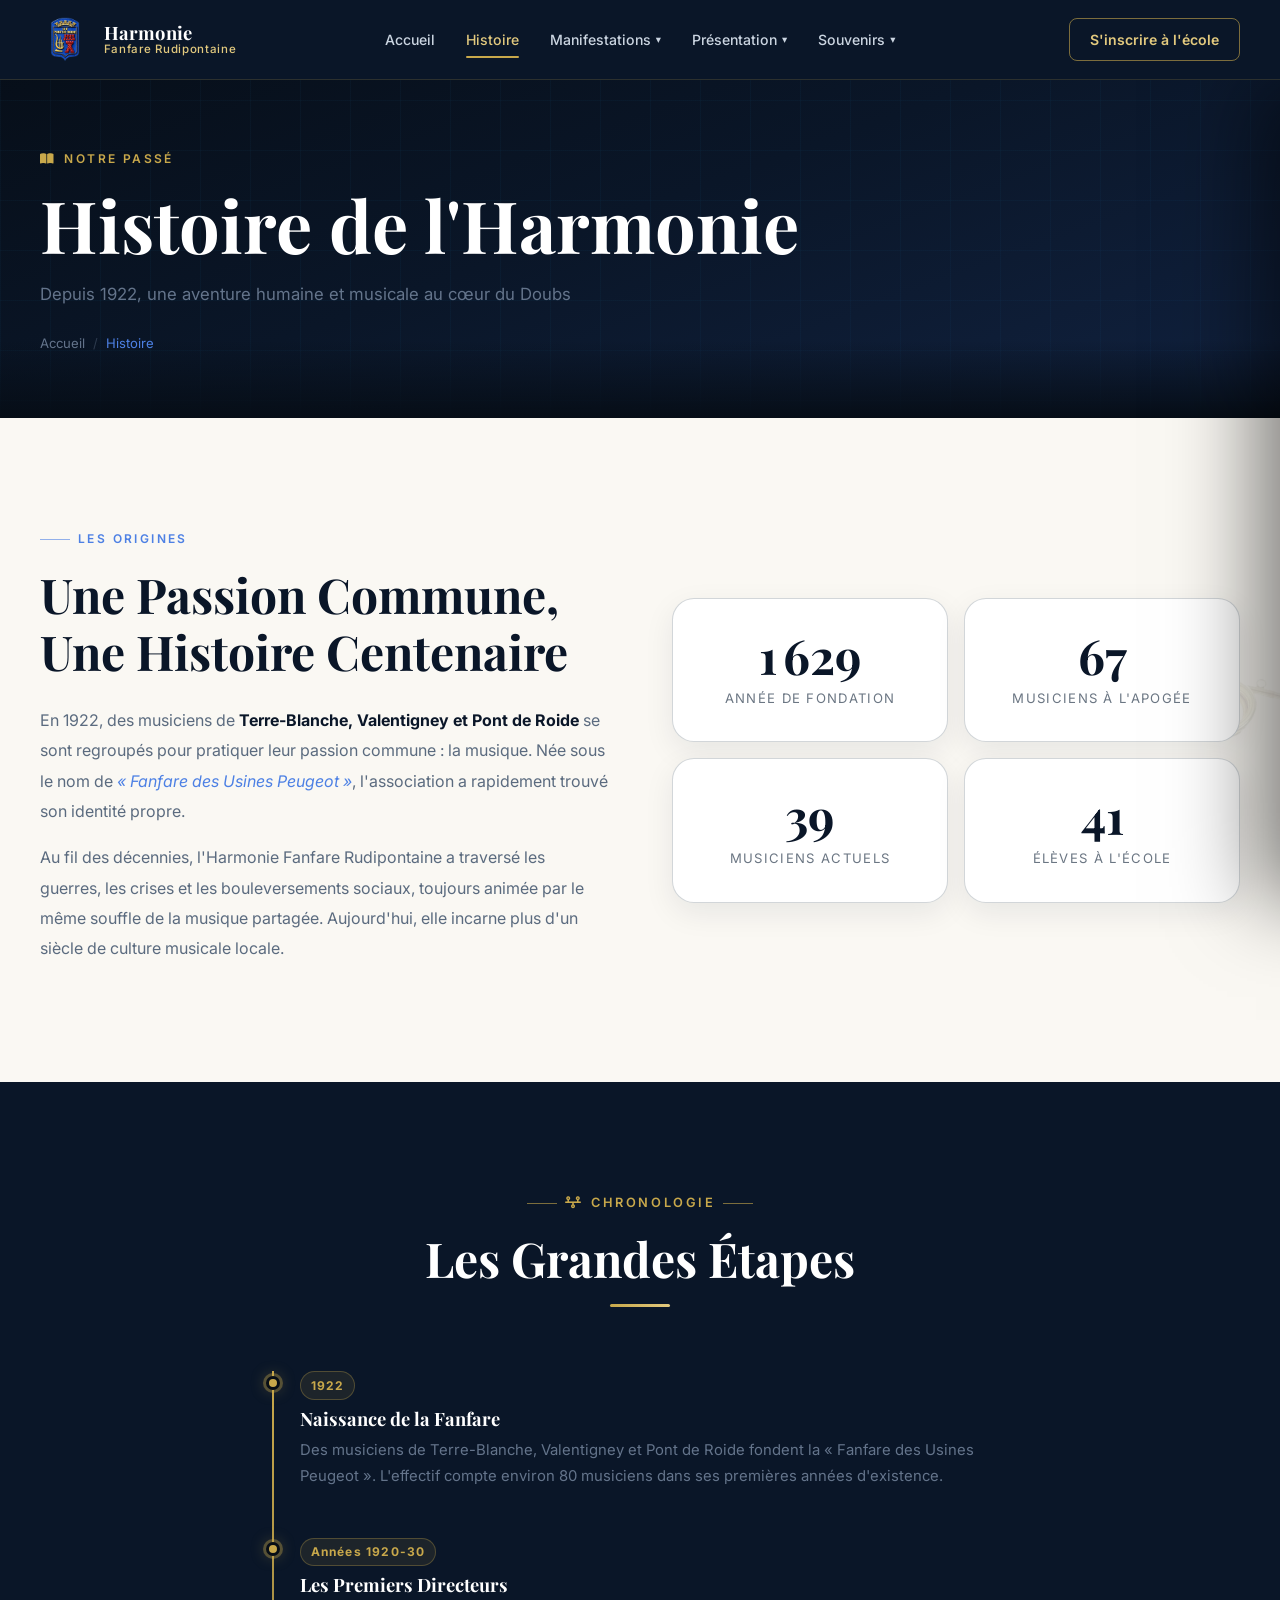
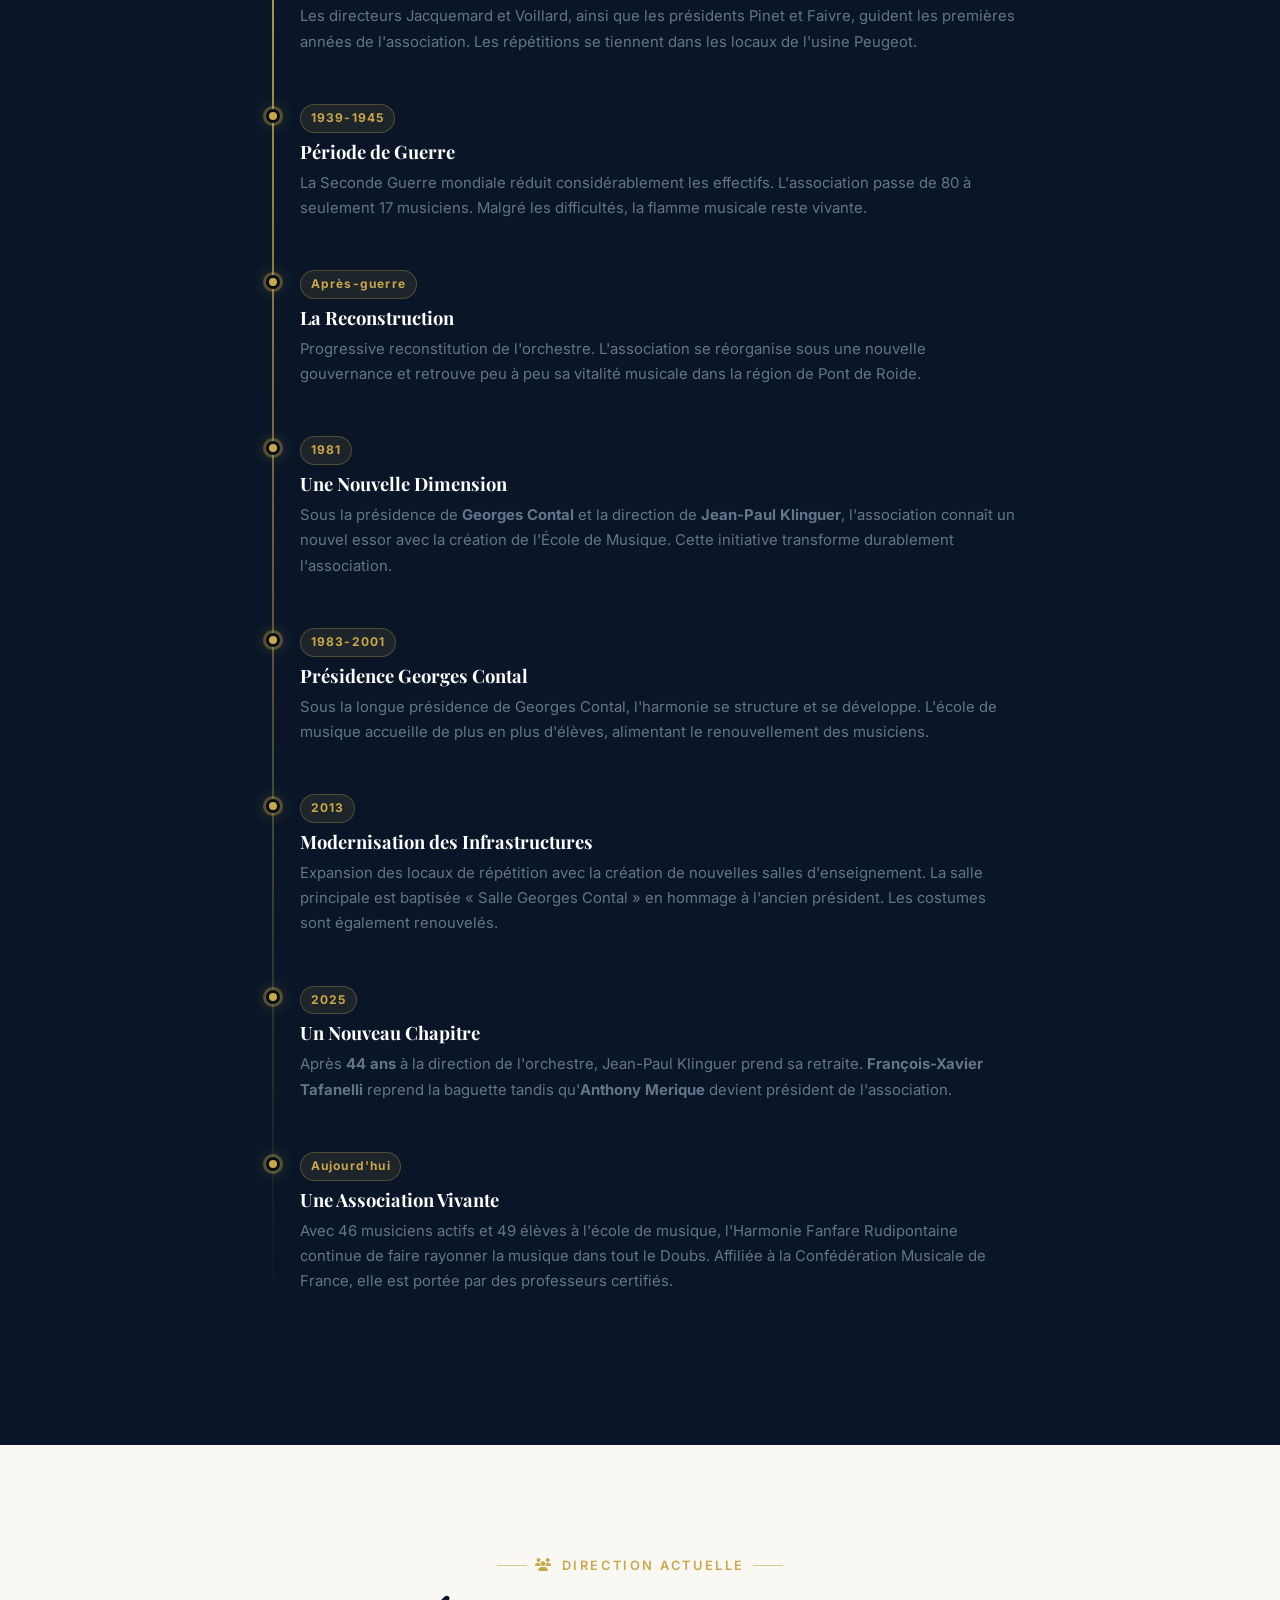
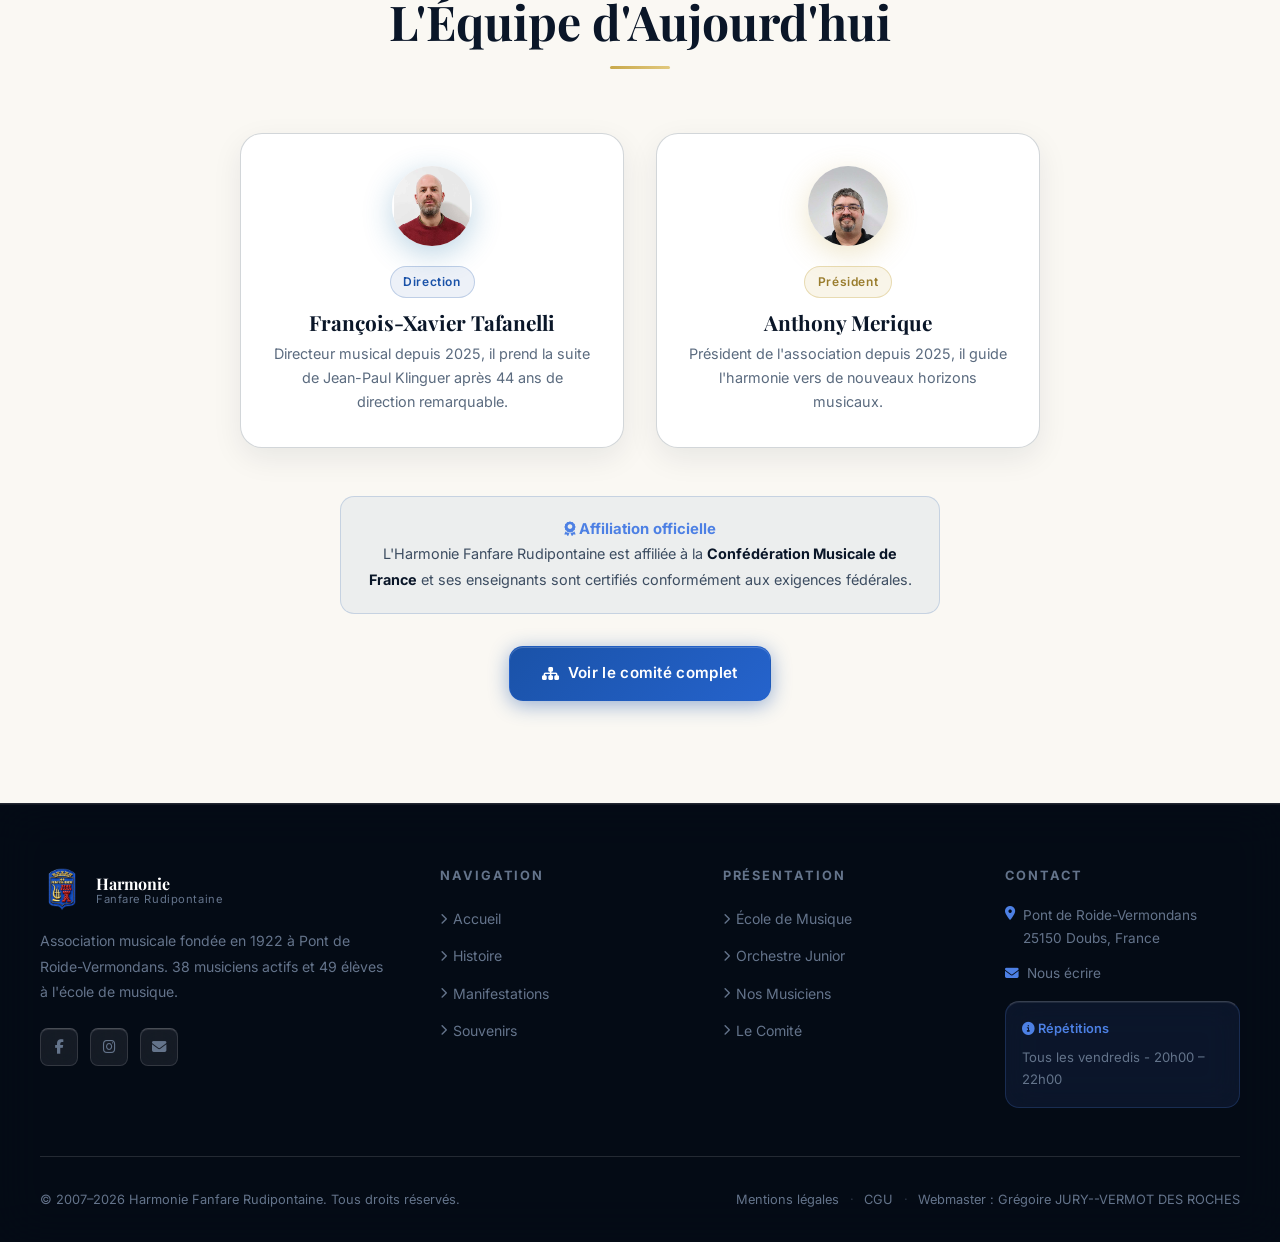
<file: histoire.html>
<!DOCTYPE html>
<html lang="fr">
<head>
  <meta charset="UTF-8">
  <meta name="viewport" content="width=device-width, initial-scale=1.0">
  <title>Histoire - Harmonie Fanfare Rudipontaine</title>
  <meta name="description" content="Découvrez l'histoire de l'Harmonie Fanfare Rudipontaine depuis sa fondation en 1922.">
  <link rel="preconnect" href="https://fonts.googleapis.com">
  <link rel="preconnect" href="https://fonts.gstatic.com" crossorigin>
  <link href="https://fonts.googleapis.com/css2?family=Inter:wght@300;400;500;600;700;800&family=Playfair+Display:ital,wght@0,700;0,800;1,700&display=swap" rel="stylesheet">
  <link rel="stylesheet" href="https://cdnjs.cloudflare.com/ajax/libs/font-awesome/6.5.0/css/all.min.css">
  <link rel="icon" type="image/png" href="images/logo3d2.png">
  <link rel="apple-touch-icon" href="images/logo3d2.png">
  <link rel="stylesheet" href="css/style.css">
</head>
<body>

<script src="js/nav-component.js"></script>

<!-- PAGE HEADER -->
<section class="page-header">
  <div class="container">
    <div class="page-header-content">
      <div class="eyebrow"><i class="fa-solid fa-book-open"></i> Notre Passé</div>
      <h1>Histoire de l'Harmonie</h1>
      <p style="color:var(--c-text-muted);max-width:600px;margin-top:.75rem;font-size:1.05rem">
        Depuis 1922, une aventure humaine et musicale au cœur du Doubs
      </p>
      <div class="breadcrumb">
        <a href="index.html">Accueil</a>
        <span class="sep">/</span>
        <span style="color:var(--c-accent)">Histoire</span>
      </div>
    </div>
  </div>
</section>

<!-- INTRO -->
<section class="section section-light has-instr-deco">
  <img src="images/instruments/clairon.png" alt="" aria-hidden="true" class="instr-deco" style="right:-2%;top:8%;transform:rotate(15deg)" loading="lazy">
  <div class="container">
    <div class="grid-2" style="gap:clamp(2rem,5vw,5rem);align-items:center">
      <div data-aos="fade-right">
        <div class="eyebrow" style="display:inline-flex;align-items:center;gap:.5rem;font-size:.75rem;font-weight:600;letter-spacing:.2em;text-transform:uppercase;color:var(--c-accent);margin-bottom:1rem">
          <span style="display:block;width:30px;height:1px;background:var(--c-accent);opacity:.6"></span>
          Les Origines
        </div>
        <h2 style="margin-bottom:1.5rem">Une Passion Commune, Une Histoire Centenaire</h2>
        <p style="color:var(--c-text-muted);line-height:1.9">
          En 1922, des musiciens de <strong style="color:var(--c-white)">Terre-Blanche, Valentigney et Pont de Roide</strong>
          se sont regroupés pour pratiquer leur passion commune : la musique. Née sous le nom de
          <em style="color:var(--c-accent)">« Fanfare des Usines Peugeot »</em>, l'association a rapidement
          trouvé son identité propre.
        </p>
        <p style="color:var(--c-text-muted);line-height:1.9">
          Au fil des décennies, l'Harmonie Fanfare Rudipontaine a traversé les guerres, les crises et
          les bouleversements sociaux, toujours animée par le même souffle de la musique partagée.
          Aujourd'hui, elle incarne plus d'un siècle de culture musicale locale.
        </p>
      </div>

      <!-- #############################################################
           STATISTIQUES DE LA PAGE HISTOIRE
           Les nombres marqués data-chiffre se remplissent tout seuls :
           « Musiciens Actuels » est compté sur la page musiciens.html,
           il n'y a rien à recopier ici. Pour les autres chiffres,
           modifiez À DEUX ENDROITS sur la ligne :
             1. data-count="123"   (le chiffre de l'animation)
             2. >123<              (le chiffre affiché)
           ############################################################# -->
      <div data-aos="fade-left">
        <div style="display:grid;grid-template-columns:repeat(auto-fit,minmax(min(180px,100%),1fr));gap:1rem">
          <div class="stat-card">
            <div class="num" data-count="1922">1922</div>
            <div class="label">Année de Fondation</div>
          </div>
          <div class="stat-card">
            <div class="num" data-count="80">80</div>
            <div class="label">Musiciens à l'Apogée</div>
          </div>
          <div class="stat-card">
            <div class="num" data-chiffre="musiciens">46</div>
            <div class="label">Musiciens Actuels</div>
          </div>
          <div class="stat-card">
            <div class="num" data-count="49">49</div>
            <div class="label">Élèves à l'École</div>
          </div>
        </div>
      </div>
    </div>
  </div>
</section>

<!-- TIMELINE -->
<section class="section" style="background:var(--c-navy)">
  <div class="container">
    <div class="section-header" data-aos>
      <div class="eyebrow"><i class="fa-solid fa-timeline"></i> Chronologie</div>
      <h2>Les Grandes Étapes</h2>
      <div class="divider"></div>
    </div>

    <!-- #################################################################
         CHRONOLOGIE (frise historique)
         Pour ajouter une étape, copiez ce modèle et collez-le au bon
         endroit chronologique dans la liste ci-dessous :

        <div class="timeline-item" data-aos>
          <span class="year">2027</span>
          <h3>TITRE DE L'ÉTAPE</h3>
          <p>DESCRIPTION DE L'ÉTAPE.</p>
        </div>

         Le nombre de musiciens actuel apparaît dans la dernière étape
         ("Aujourd'hui") : pensez à le changer quand l'effectif évolue.
         ################################################################# -->
    <div style="max-width:760px;margin:0 auto">
      <div class="timeline">

        <div class="timeline-item" data-aos>
          <span class="year">1922</span>
          <h3>Naissance de la Fanfare</h3>
          <p>Des musiciens de Terre-Blanche, Valentigney et Pont de Roide fondent la « Fanfare des Usines Peugeot ». L'effectif compte environ 80 musiciens dans ses premières années d'existence.</p>
        </div>

        <div class="timeline-item" data-aos>
          <span class="year">Années 1920-30</span>
          <h3>Les Premiers Directeurs</h3>
          <p>Les directeurs Jacquemard et Voillard, ainsi que les présidents Pinet et Faivre, guident les premières années de l'association. Les répétitions se tiennent dans les locaux de l'usine Peugeot.</p>
        </div>

        <div class="timeline-item" data-aos>
          <span class="year">1939-1945</span>
          <h3>Période de Guerre</h3>
          <p>La Seconde Guerre mondiale réduit considérablement les effectifs. L'association passe de 80 à seulement 17 musiciens. Malgré les difficultés, la flamme musicale reste vivante.</p>
        </div>

        <div class="timeline-item" data-aos>
          <span class="year">Après-guerre</span>
          <h3>La Reconstruction</h3>
          <p>Progressive reconstitution de l'orchestre. L'association se réorganise sous une nouvelle gouvernance et retrouve peu à peu sa vitalité musicale dans la région de Pont de Roide.</p>
        </div>

        <div class="timeline-item" data-aos>
          <span class="year">1981</span>
          <h3>Une Nouvelle Dimension</h3>
          <p>Sous la présidence de <strong>Georges Contal</strong> et la direction de <strong>Jean-Paul Klinguer</strong>, l'association connaît un nouvel essor avec la création de l'École de Musique. Cette initiative transforme durablement l'association.</p>
        </div>

        <div class="timeline-item" data-aos>
          <span class="year">1983-2001</span>
          <h3>Présidence Georges Contal</h3>
          <p>Sous la longue présidence de Georges Contal, l'harmonie se structure et se développe. L'école de musique accueille de plus en plus d'élèves, alimentant le renouvellement des musiciens.</p>
        </div>

        <div class="timeline-item" data-aos>
          <span class="year">2013</span>
          <h3>Modernisation des Infrastructures</h3>
          <p>Expansion des locaux de répétition avec la création de nouvelles salles d'enseignement. La salle principale est baptisée « Salle Georges Contal » en hommage à l'ancien président. Les costumes sont également renouvelés.</p>
        </div>

        <div class="timeline-item" data-aos>
          <span class="year">2025</span>
          <h3>Un Nouveau Chapitre</h3>
          <p>Après <strong>44 ans</strong> à la direction de l'orchestre, Jean-Paul Klinguer prend sa retraite. <strong>François-Xavier Tafanelli</strong> reprend la baguette tandis qu'<strong>Anthony Merique</strong> devient président de l'association.</p>
        </div>

        <div class="timeline-item" data-aos>
          <span class="year">Aujourd'hui</span>
          <h3>Une Association Vivante</h3>
          <p>Avec <span data-chiffre="musiciens">46</span> musiciens actifs et <span data-chiffre="eleves">49</span> élèves à l'école de musique, l'Harmonie Fanfare Rudipontaine continue de faire rayonner la musique dans tout le Doubs. Affiliée à la Confédération Musicale de France, elle est portée par des professeurs certifiés.</p>
        </div>

      </div>
    </div>
  </div>
</section>

<!-- AUJOURD'HUI -->
<section class="section section-light">
  <div class="container">
    <div class="section-header" data-aos>
      <div class="eyebrow"><i class="fa-solid fa-users"></i> Direction Actuelle</div>
      <h2>L'Équipe d'Aujourd'hui</h2>
      <div class="divider"></div>
    </div>

    <div class="grid-2" style="max-width:800px;margin:0 auto;gap:2rem">
      <div class="card" style="text-align:center" data-aos data-aos-delay="100">
        <img src="images/Membres/tafanelli_francois-xavier.jpg" alt="François-Xavier Tafanelli" style="width:80px;height:80px;border-radius:50%;object-fit:cover;object-position:center top;margin:0 auto 1.25rem;box-shadow:0 8px 30px rgba(29,111,164,0.3);display:block">
        <div class="badge badge-blue" style="margin-bottom:.75rem">Direction</div>
        <h3 style="font-size:1.3rem;margin-bottom:.4rem">François-Xavier Tafanelli</h3>
        <p style="color:var(--c-text-muted);font-size:.9rem;margin:0">
          Directeur musical depuis 2025, il prend la suite de Jean-Paul Klinguer après 44 ans de direction remarquable.
        </p>
      </div>

      <div class="card" style="text-align:center" data-aos data-aos-delay="200">
        <img src="images/Membres/merique_anthony.jpg" alt="Anthony Merique" style="width:80px;height:80px;border-radius:50%;object-fit:cover;object-position:center top;margin:0 auto 1.25rem;box-shadow:0 8px 30px rgba(200,168,75,0.3);display:block">
        <div class="badge badge-gold" style="margin-bottom:.75rem">Président</div>
        <h3 style="font-size:1.3rem;margin-bottom:.4rem">Anthony Merique</h3>
        <p style="color:var(--c-text-muted);font-size:.9rem;margin:0">
          Président de l'association depuis 2025, il guide l'harmonie vers de nouveaux horizons musicaux.
        </p>
      </div>
    </div>

    <div style="text-align:center;margin-top:3rem" data-aos>
      <div class="highlight-box" style="max-width:600px;margin:0 auto 2rem">
        <strong style="color:var(--c-accent)"><i class="fa-solid fa-award"></i> Affiliation officielle</strong><br>
        <span style="font-size:.9rem">L'Harmonie Fanfare Rudipontaine est affiliée à la
        <strong style="color:var(--c-white)">Confédération Musicale de France</strong>
        et ses enseignants sont certifiés conformément aux exigences fédérales.</span>
      </div>
      <a href="comite.html" class="btn btn-blue">
        <i class="fa-solid fa-sitemap"></i> Voir le comité complet
      </a>
    </div>
  </div>
</section>

<script src="js/chiffres.js"></script>
<script src="js/main.js"></script>
</body>
</html>
</file>
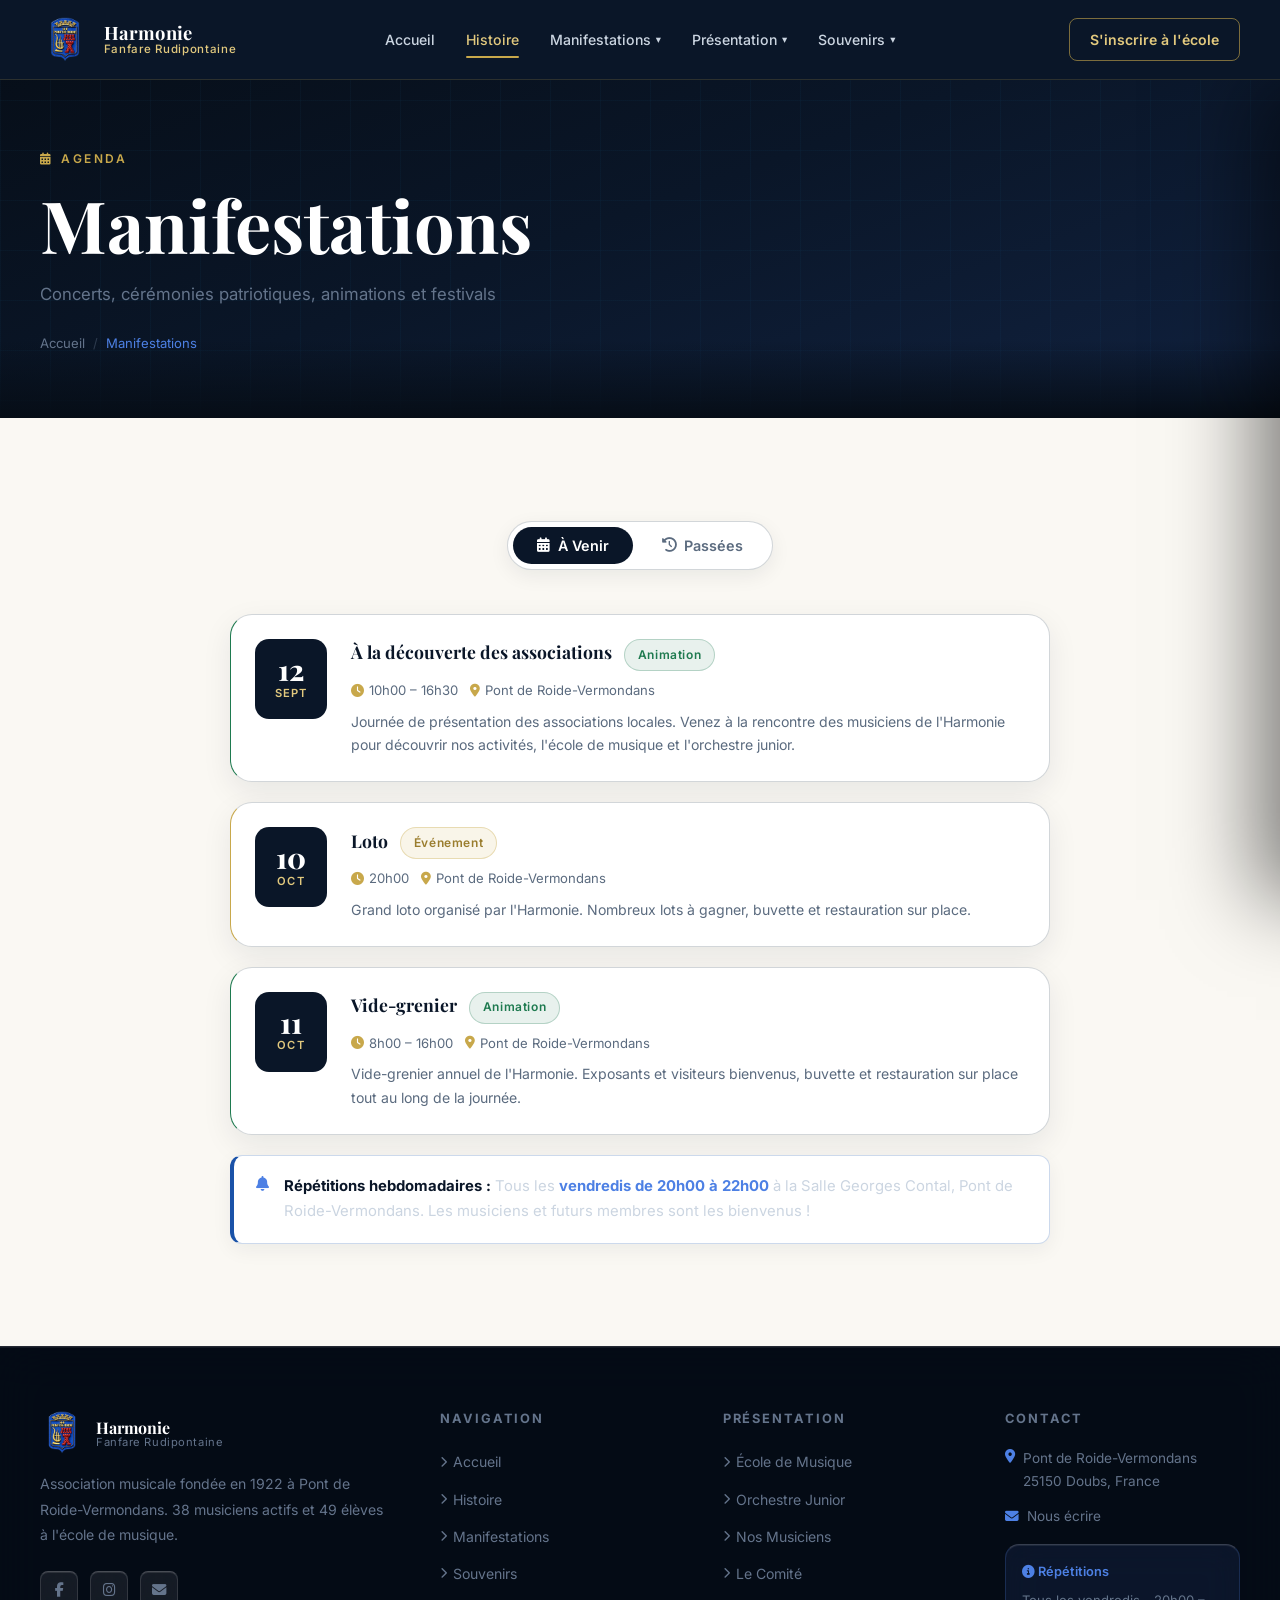
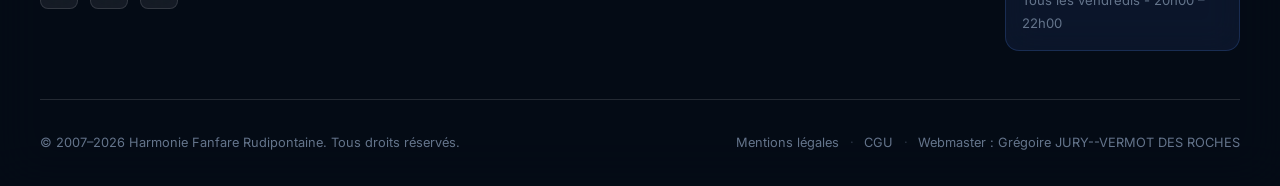
<file: manifestations.html>
<!DOCTYPE html>
<html lang="fr">
<head>
  <meta charset="UTF-8">
  <meta name="viewport" content="width=device-width, initial-scale=1.0">
  <title>Manifestations - Harmonie Fanfare Rudipontaine</title>
  <meta name="description" content="Concerts, cérémonies et manifestations de l'Harmonie Fanfare Rudipontaine.">
  <link rel="preconnect" href="https://fonts.googleapis.com">
  <link rel="preconnect" href="https://fonts.gstatic.com" crossorigin>
  <link href="https://fonts.googleapis.com/css2?family=Inter:wght@300;400;500;600;700;800&family=Playfair+Display:ital,wght@0,700;0,800;1,700&display=swap" rel="stylesheet">
  <link rel="stylesheet" href="https://cdnjs.cloudflare.com/ajax/libs/font-awesome/6.5.0/css/all.min.css">
  <link rel="icon" type="image/png" href="images/logo3d2.png">
  <link rel="apple-touch-icon" href="images/logo3d2.png">
  <link rel="stylesheet" href="css/style.css">
  <style>
    /* Onglets : barre pilule segmentée, centrée */
    .tabs-wrap { display:flex; justify-content:center; margin-bottom:2.75rem; }
    .tabs {
      display:inline-flex; gap:.3rem; flex-wrap:wrap; justify-content:center;
      padding:.35rem; background:#ffffff;
      border:1.5px solid rgba(8,29,49,0.18); border-radius:100px;
      box-shadow:0 6px 20px rgba(8,29,49,0.07);
    }
    .tab-btn {
      display:inline-flex; align-items:center; gap:.5rem;
      padding:.6rem 1.5rem; border-radius:100px; border:none;
      background:transparent; color:#5b6b7f; font-size:.9rem; font-weight:600;
      font-family:var(--font-sans); cursor:pointer; transition:var(--transition);
    }
    .tab-btn:hover { color:var(--c-navy); background:rgba(8,29,49,0.05); }
    .tab-btn.active { background:var(--c-navy); color:#ffffff; }
    .tab-panel { display:none; }
    .tab-panel.active { display:block; }

    /* Cartes événements : liseré de couleur selon le type */
    .event-card { border-left-width:4px; }
    .event-card.ev-blue  { border-left-color:var(--c-blue); }
    .event-card.ev-gold  { border-left-color:var(--c-gold); }
    .event-card.ev-green { border-left-color:#1e7a4f; }

    /* Listes centrées */
    .events-list { display:grid; gap:1.25rem; max-width:820px; margin:0 auto; }

    /* Encadré répétitions */
    .section-light .repet-note {
      display:flex; align-items:flex-start; gap:.9rem;
      background:#ffffff;
      border:1.5px solid rgba(26,82,168,0.22);
      border-left:4px solid var(--c-blue);
      border-radius:12px;
      padding:1.15rem 1.4rem;
      font-size:.93rem;
      box-shadow:0 6px 20px rgba(8,29,49,0.06);
    }
    .repet-note i { margin-top:.2rem; }

    /* Badge « Terminé » */
    .section-light .badge-muted {
      background: rgba(8,29,49,0.05);
      color: #6b7683;
      border: 1px solid rgba(8,29,49,0.15);
    }
  </style>
</head>
<body>

<script src="js/nav-component.js"></script>

<!-- PAGE HEADER -->
<section class="page-header">
  <div class="container">
    <div class="page-header-content">
      <div class="eyebrow"><i class="fa-solid fa-calendar-days"></i> Agenda</div>
      <h1>Manifestations</h1>
      <p style="color:var(--c-text-muted);max-width:600px;margin-top:.75rem;font-size:1.05rem">
        Concerts, cérémonies patriotiques, animations et festivals
      </p>
      <div class="breadcrumb">
        <a href="index.html">Accueil</a>
        <span class="sep">/</span>
        <span style="color:var(--c-accent)">Manifestations</span>
      </div>
    </div>
  </div>
</section>

<!-- CONTENT -->
<section class="section section-light">
  <div class="container">

    <!-- Tabs -->
    <div class="tabs-wrap">
      <div class="tabs">
        <button class="tab-btn active" data-tab="avenir"><i class="fa-solid fa-calendar-days"></i> À Venir</button>
        <button class="tab-btn" data-tab="passees"><i class="fa-solid fa-clock-rotate-left"></i> Passées</button>
      </div>
    </div>

    <!-- #################################################################
         #################################################################

         MODE D'EMPLOI : LES ÉVÉNEMENTS

         Cette page a 2 onglets : "À Venir" (juste en dessous)
         et "Passées" (plus bas, cherchez le repère ÉVÉNEMENTS PASSÉS).

         ~~~ AJOUTER UN ÉVÉNEMENT À VENIR ~~~
         Copiez le modèle ci-dessous, collez-le dans la liste, puis
         remplacez le jour, le mois, le titre, l'étiquette, l'heure,
         le lieu et la description. Les événements se rangent du plus
         proche au plus lointain.

         Couleur de la carte (bord gauche) :   ev-blue  ev-gold  ev-green
         Couleur de l'étiquette :           badge-blue  badge-gold  badge-green
         (bleu = concert, or = cérémonie, vert = animation)

         MODÈLE À COPIER :

        <div class="event-card ev-blue" data-aos>
          <div class="event-date-box">
            <span class="day">01</span>
            <span class="month">Jan</span>
          </div>
          <div class="event-info">
            <div style="display:flex;align-items:center;gap:.75rem;margin-bottom:.5rem;flex-wrap:wrap">
              <h3>TITRE DE L'ÉVÉNEMENT</h3>
              <span class="badge badge-blue">Concert</span>
            </div>
            <div class="event-meta">
              <span><i class="fa-solid fa-clock"></i> 20h00</span>
              <span><i class="fa-solid fa-location-dot"></i> LIEU</span>
            </div>
            <p style="margin:.5rem 0 0;font-size:.88rem;color:var(--c-text-muted)">
              DESCRIPTION DE L'ÉVÉNEMENT.
            </p>
          </div>
        </div>

         ~~~ PASSER UN ÉVÉNEMENT EN "PASSÉES" ~~~
         1. Coupez tout le bloc (de <div class="event-card" à son </div> final)
         2. Collez-le en HAUT de la liste de l'onglet "Passées" (plus bas)
         3. Faites 3 petits changements pour le style "terminé" :
            a. Ajoutez  style="background:var(--c-navy-mid)"  à la ligne
               <div class="event-date-box">
            b. Ajoutez cette ligne après l'étiquette de couleur :
               <span class="badge badge-muted">Terminé</span>
            c. Remplacez la ligne de l'heure par la date complète :
               <span><i class="fa-solid fa-calendar"></i> 12 Septembre 2026</span>
         (comparez avec les événements déjà passés pour vérifier)

         RAPPEL : l'accueil (index.html) affiche aussi les 3 prochains
         événements et les 3 derniers passés. Mettez-le à jour en même temps !

         #################################################################
         ################################################################# -->

    <!-- À Venir -->
    <div class="tab-panel active" id="tab-avenir">
      <div id="avenir" class="events-list">

        <div class="event-card ev-green" data-aos>
          <div class="event-date-box">
            <span class="day">12</span>
            <span class="month">Sept</span>
          </div>
          <div class="event-info">
            <div style="display:flex;align-items:center;gap:.75rem;margin-bottom:.5rem;flex-wrap:wrap">
              <h3>À la découverte des associations</h3>
              <span class="badge badge-green">Animation</span>
            </div>
            <div class="event-meta">
              <span><i class="fa-solid fa-clock"></i> 10h00 – 16h30</span>
              <span><i class="fa-solid fa-location-dot"></i> Pont de Roide-Vermondans</span>
            </div>
            <p style="margin:.5rem 0 0;font-size:.88rem;color:var(--c-text-muted)">
              Journée de présentation des associations locales. Venez à la rencontre des musiciens
              de l'Harmonie pour découvrir nos activités, l'école de musique et l'orchestre junior.
            </p>
          </div>
        </div>

        <div class="event-card ev-gold" data-aos data-aos-delay="100">
          <div class="event-date-box">
            <span class="day">10</span>
            <span class="month">Oct</span>
          </div>
          <div class="event-info">
            <div style="display:flex;align-items:center;gap:.75rem;margin-bottom:.5rem;flex-wrap:wrap">
              <h3>Loto</h3>
              <span class="badge badge-gold">Événement</span>
            </div>
            <div class="event-meta">
              <span><i class="fa-solid fa-clock"></i> 20h00</span>
              <span><i class="fa-solid fa-location-dot"></i> Pont de Roide-Vermondans</span>
            </div>
            <p style="margin:.5rem 0 0;font-size:.88rem;color:var(--c-text-muted)">
              Grand loto organisé par l'Harmonie. Nombreux lots à gagner, buvette et restauration sur place.
            </p>
          </div>
        </div>

        <div class="event-card ev-green" data-aos data-aos-delay="200">
          <div class="event-date-box">
            <span class="day">11</span>
            <span class="month">Oct</span>
          </div>
          <div class="event-info">
            <div style="display:flex;align-items:center;gap:.75rem;margin-bottom:.5rem;flex-wrap:wrap">
              <h3>Vide-grenier</h3>
              <span class="badge badge-green">Animation</span>
            </div>
            <div class="event-meta">
              <span><i class="fa-solid fa-clock"></i> 8h00 – 16h00</span>
              <span><i class="fa-solid fa-location-dot"></i> Pont de Roide-Vermondans</span>
            </div>
            <p style="margin:.5rem 0 0;font-size:.88rem;color:var(--c-text-muted)">
              Vide-grenier annuel de l'Harmonie. Exposants et visiteurs bienvenus,
              buvette et restauration sur place tout au long de la journée.
            </p>
          </div>
        </div>

        <div class="repet-note" data-aos>
          <i class="fa-solid fa-bell" style="color:var(--c-accent)"></i>
          <p style="margin:0">
            <strong style="color:var(--c-white)">Répétitions hebdomadaires :</strong>
            Tous les <strong style="color:var(--c-accent)">vendredis de 20h00 à 22h00</strong>
            à la Salle Georges Contal, Pont de Roide-Vermondans.
            Les musiciens et futurs membres sont les bienvenus !
          </p>
        </div>
      </div>
    </div>

    <!-- #################################################################
         ÉVÉNEMENTS PASSÉS
         Collez ici les événements terminés, le plus récent EN PREMIER.
         (voir le mode d'emploi complet en haut de la liste "À Venir")
         ################################################################# -->

    <!-- Passées -->
    <div class="tab-panel" id="tab-passees">
      <div class="events-list">

        <div class="event-card ev-green" data-aos>
          <div class="event-date-box" style="background:var(--c-navy-mid)">
            <span class="day">29</span>
            <span class="month">Mars</span>
          </div>
          <div class="event-info">
            <div style="display:flex;align-items:center;gap:.75rem;margin-bottom:.5rem;flex-wrap:wrap">
              <h3>Carnaval de Goux-lès-Dambelin</h3>
              <span class="badge badge-green">Animation</span>
              <span class="badge badge-muted">Terminé</span>
            </div>
            <div class="event-meta">
              <span><i class="fa-solid fa-calendar"></i> 29 Mars 2026</span>
              <span><i class="fa-solid fa-location-dot"></i> Goux-lès-Dambelin</span>
            </div>
            <p style="margin:.5rem 0 0;font-size:.88rem;color:var(--c-text-muted)">
              Participation au carnaval de Goux-lès-Dambelin avec défilé musical animé.
            </p>
          </div>
        </div>

        <div class="event-card ev-blue" data-aos data-aos-delay="100">
          <div class="event-date-box" style="background:var(--c-navy-mid)">
            <span class="day">28</span>
            <span class="month">Mars</span>
          </div>
          <div class="event-info">
            <div style="display:flex;align-items:center;gap:.75rem;margin-bottom:.5rem;flex-wrap:wrap">
              <h3>Concert de Printemps</h3>
              <span class="badge badge-blue">Concert</span>
              <span class="badge badge-muted">Terminé</span>
            </div>
            <div class="event-meta">
              <span><i class="fa-solid fa-calendar"></i> 28 Mars 2026</span>
              <span><i class="fa-solid fa-location-dot"></i> Pont de Roide-Vermondans</span>
            </div>
            <p style="margin:.5rem 0 0;font-size:.88rem;color:var(--c-text-muted)">
              Concert de printemps donné par l'harmonie et l'orchestre junior.
            </p>
          </div>
        </div>

        <div class="event-card ev-gold" data-aos data-aos-delay="200">
          <div class="event-date-box" style="background:var(--c-navy-mid)">
            <span class="day">19</span>
            <span class="month">Mars</span>
          </div>
          <div class="event-info">
            <div style="display:flex;align-items:center;gap:.75rem;margin-bottom:.5rem;flex-wrap:wrap">
              <h3>Cérémonie Patriotique</h3>
              <span class="badge badge-gold">Cérémonie</span>
              <span class="badge badge-muted">Terminé</span>
            </div>
            <div class="event-meta">
              <span><i class="fa-solid fa-calendar"></i> 19 Mars 2026</span>
              <span><i class="fa-solid fa-location-dot"></i> Pont de Roide-Vermondans</span>
            </div>
            <p style="margin:.5rem 0 0;font-size:.88rem;color:var(--c-text-muted)">
              Participation à la cérémonie commémorative du 19 mars.
            </p>
          </div>
        </div>

      </div>
    </div>

  </div>
</section>

<script src="js/main.js"></script>
<script>
  // Tabs
  document.querySelectorAll('.tab-btn').forEach(btn => {
    btn.addEventListener('click', () => {
      const target = btn.dataset.tab;
      document.querySelectorAll('.tab-btn').forEach(b => b.classList.remove('active'));
      document.querySelectorAll('.tab-panel').forEach(p => p.classList.remove('active'));
      btn.classList.add('active');
      document.getElementById('tab-' + target).classList.add('active');
    });
  });

  // Handle hash
  const hash = location.hash.replace('#','');
  if (hash) {
    const btn = document.querySelector(`[data-tab="${hash}"]`);
    if (btn) btn.click();
  }
</script>
</body>
</html>
</file>
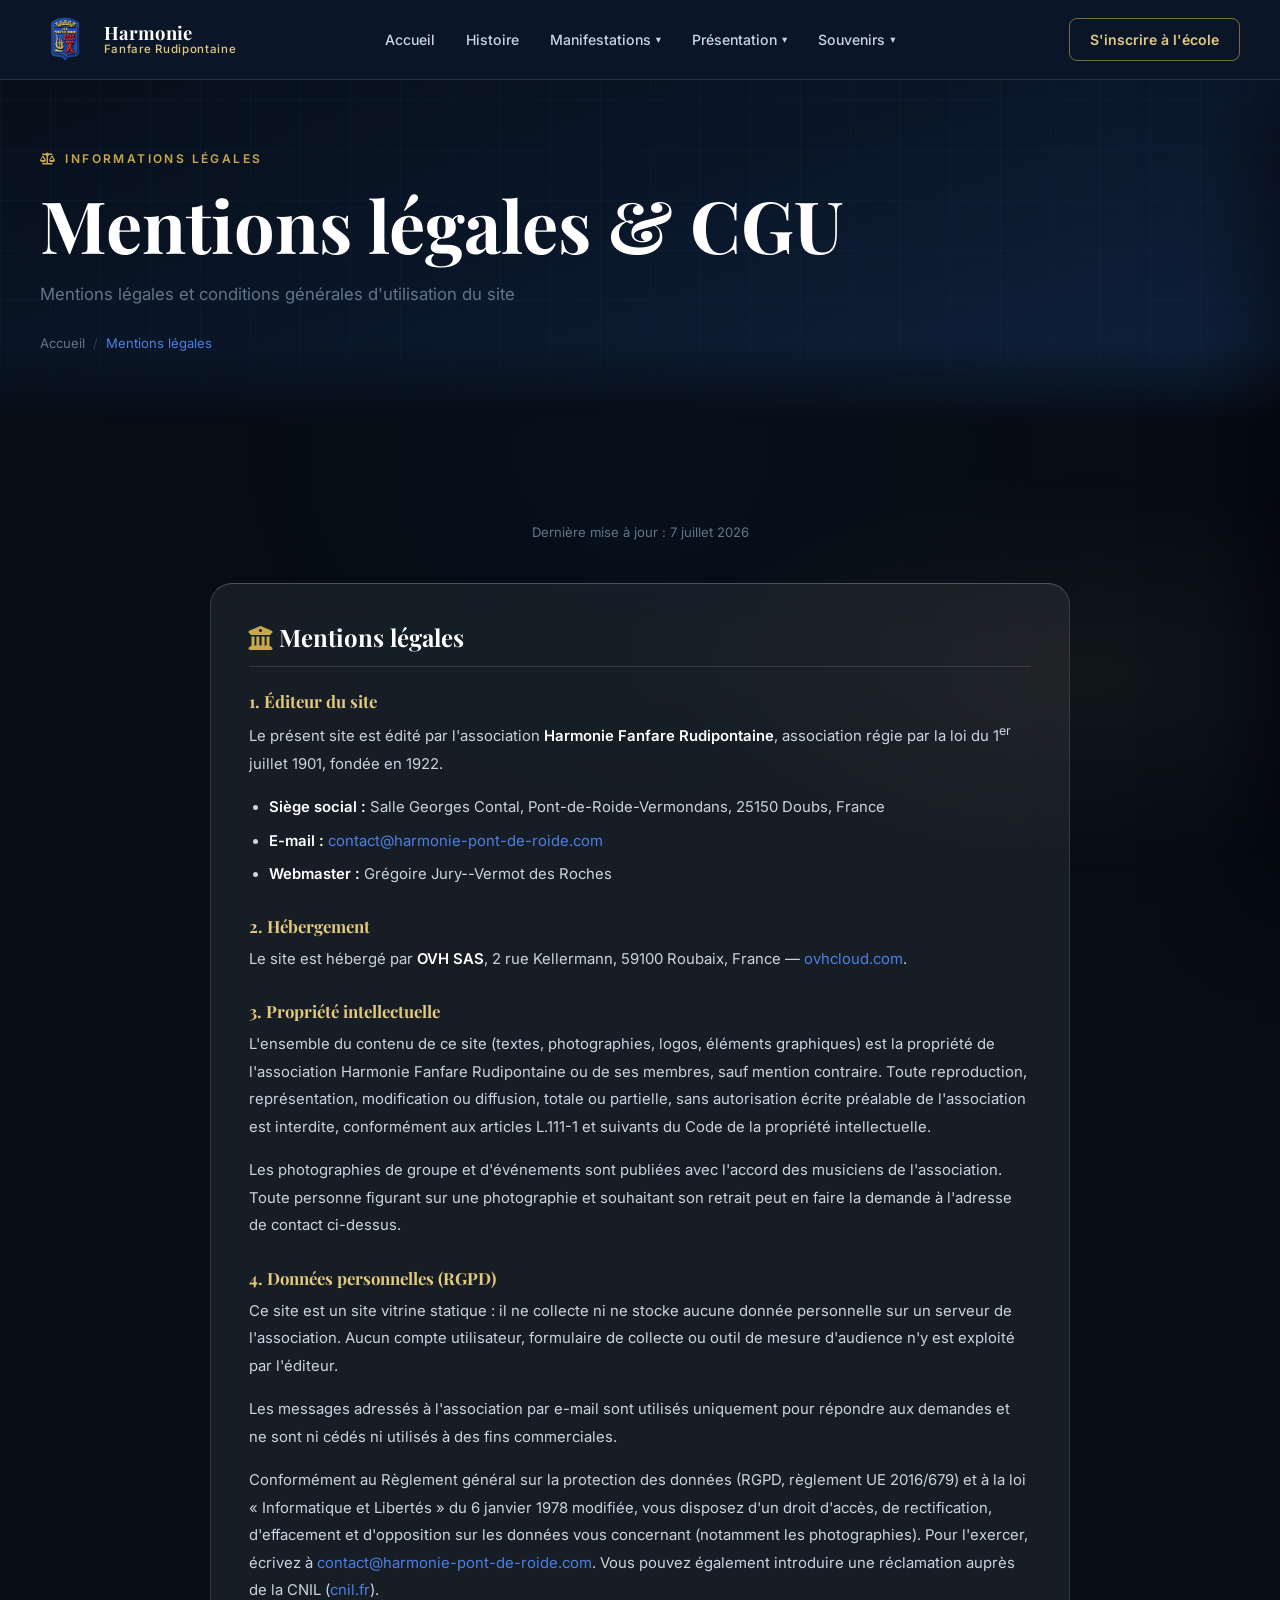
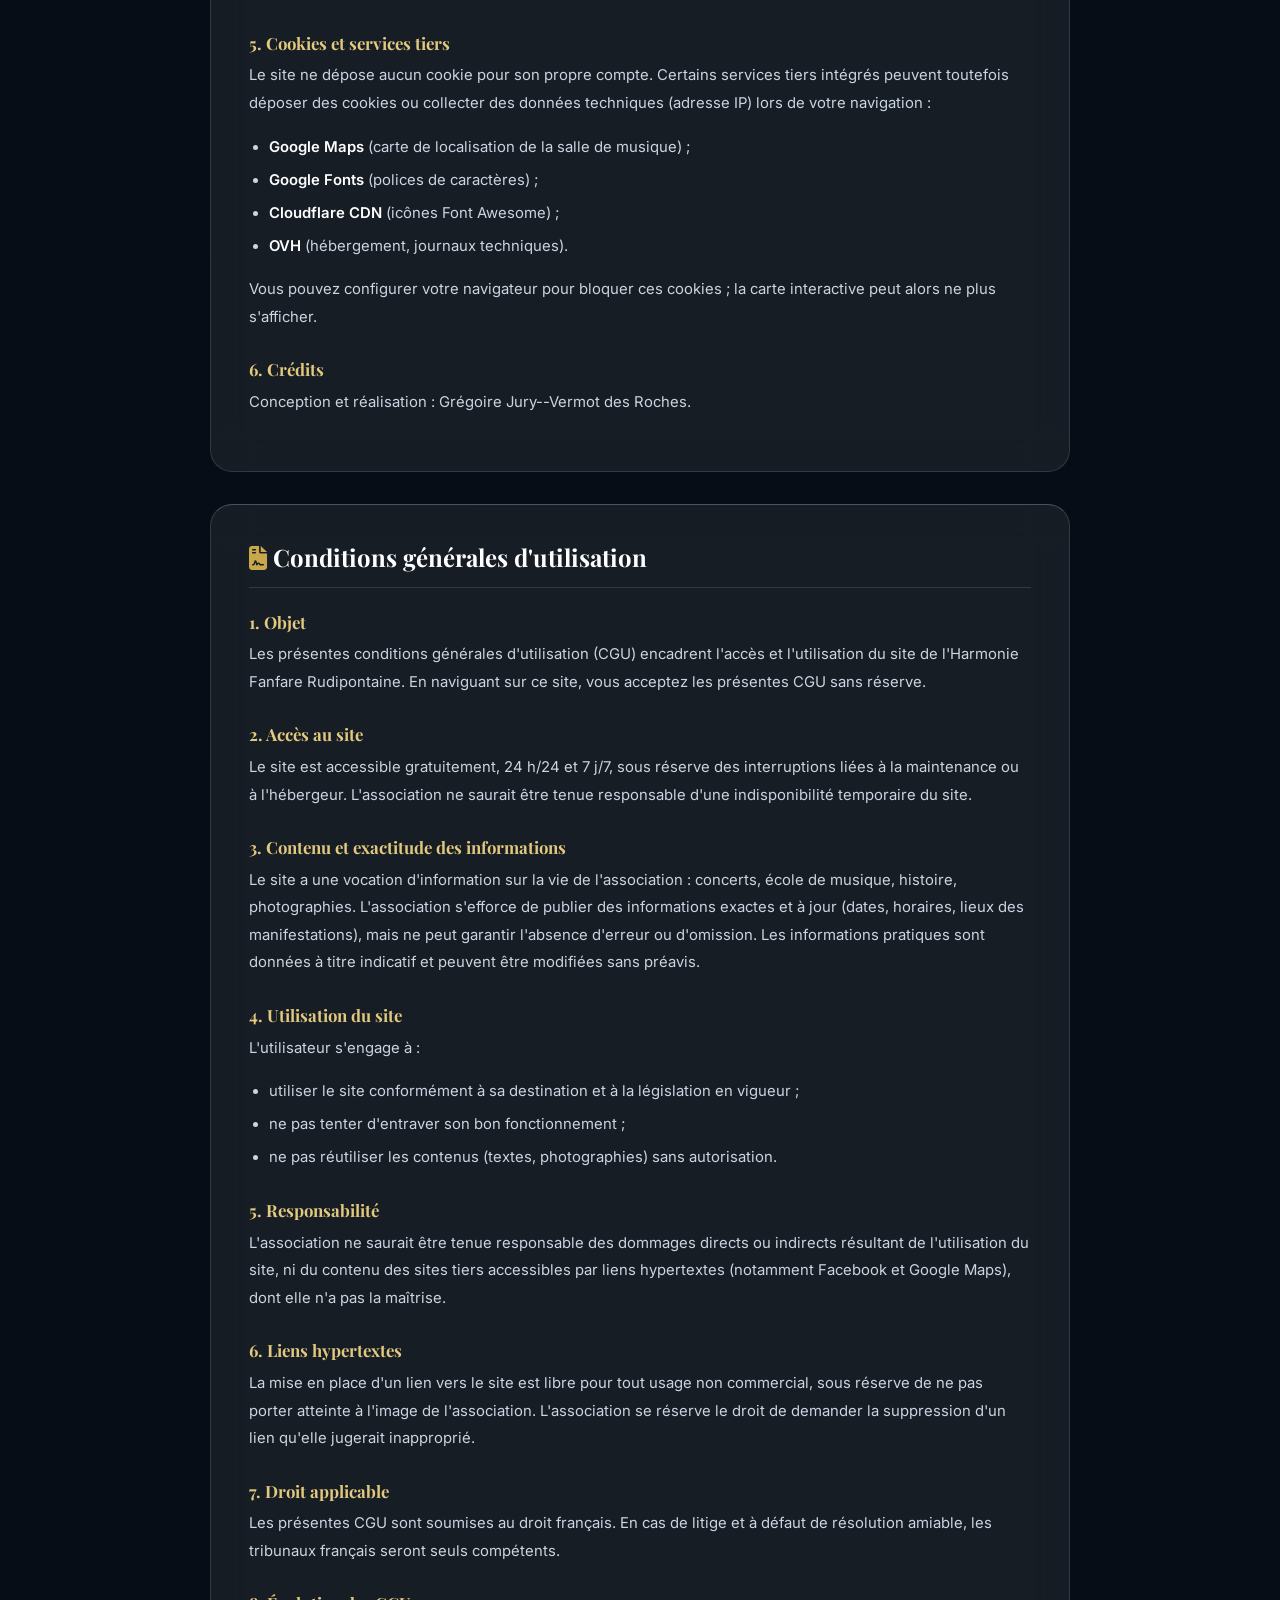
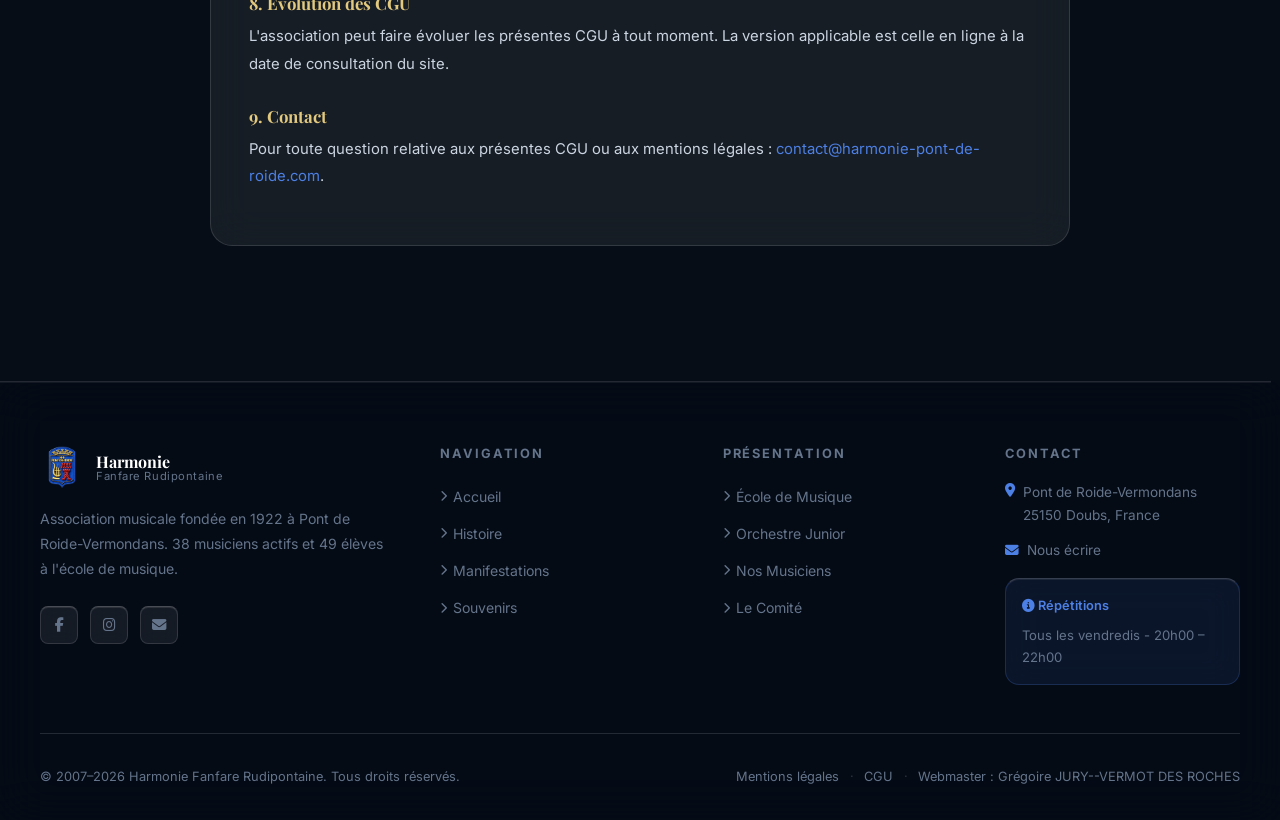
<file: mentions-legales.html>
<!DOCTYPE html>
<html lang="fr">
<head>
  <meta charset="UTF-8">
  <meta name="viewport" content="width=device-width, initial-scale=1.0">
  <title>Mentions légales & CGU - Harmonie Fanfare Rudipontaine</title>
  <meta name="description" content="Mentions légales et conditions générales d'utilisation du site de l'Harmonie Fanfare Rudipontaine de Pont-de-Roide-Vermondans.">
  <meta name="robots" content="noindex, follow">
  <link rel="preconnect" href="https://fonts.googleapis.com">
  <link rel="preconnect" href="https://fonts.gstatic.com" crossorigin>
  <link href="https://fonts.googleapis.com/css2?family=Inter:wght@300;400;500;600;700;800&family=Playfair+Display:ital,wght@0,700;0,800;1,700&display=swap" rel="stylesheet">
  <link rel="stylesheet" href="https://cdnjs.cloudflare.com/ajax/libs/font-awesome/6.5.0/css/all.min.css">
  <link rel="icon" type="image/png" href="images/logo3d2.png">
  <link rel="apple-touch-icon" href="images/logo3d2.png">
  <link rel="stylesheet" href="css/style.css">
  <style>
    .legal-wrap {
      max-width: 860px;
      margin: 0 auto;
    }
    .legal-block {
      background: var(--c-glass);
      border: 1px solid var(--c-border);
      border-top: 1px solid var(--c-glass-highlight);
      border-radius: var(--radius-lg);
      padding: clamp(1.5rem, 3vw, 2.5rem);
      margin-bottom: 2rem;
      backdrop-filter: blur(20px);
      -webkit-backdrop-filter: blur(20px);
    }
    .legal-block h2 {
      font-size: 1.5rem;
      margin-bottom: 1.5rem;
      padding-bottom: 0.9rem;
      border-bottom: 1px solid var(--c-border);
    }
    .legal-block h3 {
      font-size: 1.05rem;
      color: var(--c-gold-light);
      margin: 1.75rem 0 0.6rem;
    }
    .legal-block h3:first-of-type { margin-top: 0; }
    .legal-block p, .legal-block li {
      font-size: 0.93rem;
      color: var(--c-text);
      line-height: 1.85;
    }
    .legal-block ul { padding-left: 1.25rem; margin-bottom: 1rem; }
    .legal-block li { list-style: disc; margin-bottom: 0.35rem; }
    .legal-block a { color: var(--c-accent); }
    .legal-block a:hover { color: var(--c-gold-light); }
    .legal-block strong { color: var(--c-white); font-weight: 600; }
    .legal-updated {
      text-align: center;
      font-size: 0.82rem;
      color: var(--c-text-muted);
      margin-bottom: 2.5rem;
    }
  </style>
</head>
<body>

<script src="js/nav-component.js"></script>

<section class="page-header">
  <div class="container">
    <div class="page-header-content">
      <div class="eyebrow"><i class="fa-solid fa-scale-balanced"></i> Informations légales</div>
      <h1>Mentions légales & CGU</h1>
      <p style="color:var(--c-text-muted);max-width:600px;margin-top:.75rem;font-size:1.05rem">
        Mentions légales et conditions générales d'utilisation du site
      </p>
      <div class="breadcrumb">
        <a href="index.html">Accueil</a>
        <span class="sep">/</span>
        <span style="color:var(--c-accent)">Mentions légales</span>
      </div>
    </div>
  </div>
</section>

<main>
<section class="section">
  <div class="container">
    <div class="legal-wrap">

      <p class="legal-updated">Dernière mise à jour : 7 juillet 2026</p>

      <!-- ═══════════ MENTIONS LÉGALES ═══════════ -->
      <div class="legal-block" id="mentions">
        <h2><i class="fa-solid fa-building-columns" style="color:var(--c-gold)"></i> Mentions légales</h2>

        <h3>1. Éditeur du site</h3>
        <p>
          Le présent site est édité par l'association <strong>Harmonie Fanfare Rudipontaine</strong>,
          association régie par la loi du 1<sup>er</sup> juillet 1901, fondée en 1922.
        </p>
        <ul>
          <li><strong>Siège social :</strong> Salle Georges Contal, Pont-de-Roide-Vermondans, 25150 Doubs, France</li>
          <li><strong>E-mail :</strong> <a href="mailto:contact@harmonie-pont-de-roide.com">contact@harmonie-pont-de-roide.com</a></li>
          <li><strong>Webmaster :</strong> Grégoire Jury--Vermot des Roches</li>
        </ul>

        <h3>2. Hébergement</h3>
        <p>
          Le site est hébergé par <strong>OVH SAS</strong>,
          2 rue Kellermann, 59100 Roubaix, France —
          <a href="https://www.ovhcloud.com" target="_blank" rel="noopener">ovhcloud.com</a>.
        </p>

        <h3>3. Propriété intellectuelle</h3>
        <p>
          L'ensemble du contenu de ce site (textes, photographies, logos, éléments graphiques) est la
          propriété de l'association Harmonie Fanfare Rudipontaine ou de ses membres, sauf mention contraire.
          Toute reproduction, représentation, modification ou diffusion, totale ou partielle, sans
          autorisation écrite préalable de l'association est interdite, conformément aux articles
          L.111-1 et suivants du Code de la propriété intellectuelle.
        </p>
        <p>
          Les photographies de groupe et d'événements sont publiées avec l'accord des musiciens de
          l'association. Toute personne figurant sur une photographie et souhaitant son retrait peut en
          faire la demande à l'adresse de contact ci-dessus.
        </p>

        <h3>4. Données personnelles (RGPD)</h3>
        <p>
          Ce site est un site vitrine statique : il ne collecte ni ne stocke aucune donnée personnelle
          sur un serveur de l'association. Aucun compte utilisateur, formulaire de collecte ou outil de
          mesure d'audience n'y est exploité par l'éditeur.
        </p>
        <p>
          Les messages adressés à l'association par e-mail sont utilisés uniquement pour répondre aux
          demandes et ne sont ni cédés ni utilisés à des fins commerciales.
        </p>
        <p>
          Conformément au Règlement général sur la protection des données (RGPD, règlement UE 2016/679)
          et à la loi « Informatique et Libertés » du 6 janvier 1978 modifiée, vous disposez d'un droit
          d'accès, de rectification, d'effacement et d'opposition sur les données vous concernant
          (notamment les photographies). Pour l'exercer, écrivez à
          <a href="mailto:contact@harmonie-pont-de-roide.com">contact@harmonie-pont-de-roide.com</a>.
          Vous pouvez également introduire une réclamation auprès de la CNIL
          (<a href="https://www.cnil.fr" target="_blank" rel="noopener">cnil.fr</a>).
        </p>

        <h3>5. Cookies et services tiers</h3>
        <p>
          Le site ne dépose aucun cookie pour son propre compte. Certains services tiers intégrés
          peuvent toutefois déposer des cookies ou collecter des données techniques (adresse IP) lors de
          votre navigation :
        </p>
        <ul>
          <li><strong>Google Maps</strong> (carte de localisation de la salle de musique) ;</li>
          <li><strong>Google Fonts</strong> (polices de caractères) ;</li>
          <li><strong>Cloudflare CDN</strong> (icônes Font Awesome) ;</li>
          <li><strong>OVH</strong> (hébergement, journaux techniques).</li>
        </ul>
        <p>
          Vous pouvez configurer votre navigateur pour bloquer ces cookies ; la carte interactive peut
          alors ne plus s'afficher.
        </p>

        <h3>6. Crédits</h3>
        <p>
          Conception et réalisation : Grégoire Jury--Vermot des Roches.
        </p>
      </div>

      <!-- ═══════════ CGU ═══════════ -->
      <div class="legal-block" id="cgu">
        <h2><i class="fa-solid fa-file-contract" style="color:var(--c-gold)"></i> Conditions générales d'utilisation</h2>

        <h3>1. Objet</h3>
        <p>
          Les présentes conditions générales d'utilisation (CGU) encadrent l'accès et l'utilisation du
          site de l'Harmonie Fanfare Rudipontaine. En naviguant sur ce site, vous acceptez les présentes
          CGU sans réserve.
        </p>

        <h3>2. Accès au site</h3>
        <p>
          Le site est accessible gratuitement, 24 h/24 et 7 j/7, sous réserve des interruptions liées à
          la maintenance ou à l'hébergeur. L'association ne saurait être tenue responsable d'une
          indisponibilité temporaire du site.
        </p>

        <h3>3. Contenu et exactitude des informations</h3>
        <p>
          Le site a une vocation d'information sur la vie de l'association : concerts, école de musique,
          histoire, photographies. L'association s'efforce de publier des informations exactes et à jour
          (dates, horaires, lieux des manifestations), mais ne peut garantir l'absence d'erreur ou
          d'omission. Les informations pratiques sont données à titre indicatif et peuvent être modifiées
          sans préavis.
        </p>

        <h3>4. Utilisation du site</h3>
        <p>L'utilisateur s'engage à :</p>
        <ul>
          <li>utiliser le site conformément à sa destination et à la législation en vigueur ;</li>
          <li>ne pas tenter d'entraver son bon fonctionnement ;</li>
          <li>ne pas réutiliser les contenus (textes, photographies) sans autorisation.</li>
        </ul>

        <h3>5. Responsabilité</h3>
        <p>
          L'association ne saurait être tenue responsable des dommages directs ou indirects résultant de
          l'utilisation du site, ni du contenu des sites tiers accessibles par liens hypertextes
          (notamment Facebook et Google Maps), dont elle n'a pas la maîtrise.
        </p>

        <h3>6. Liens hypertextes</h3>
        <p>
          La mise en place d'un lien vers le site est libre pour tout usage non commercial, sous réserve
          de ne pas porter atteinte à l'image de l'association. L'association se réserve le droit de
          demander la suppression d'un lien qu'elle jugerait inapproprié.
        </p>

        <h3>7. Droit applicable</h3>
        <p>
          Les présentes CGU sont soumises au droit français. En cas de litige et à défaut de résolution
          amiable, les tribunaux français seront seuls compétents.
        </p>

        <h3>8. Évolution des CGU</h3>
        <p>
          L'association peut faire évoluer les présentes CGU à tout moment. La version applicable est
          celle en ligne à la date de consultation du site.
        </p>

        <h3>9. Contact</h3>
        <p>
          Pour toute question relative aux présentes CGU ou aux mentions légales :
          <a href="mailto:contact@harmonie-pont-de-roide.com">contact@harmonie-pont-de-roide.com</a>.
        </p>
      </div>

    </div>
  </div>
</section>
</main>

<script src="js/main.js"></script>
</body>
</html>
</file>
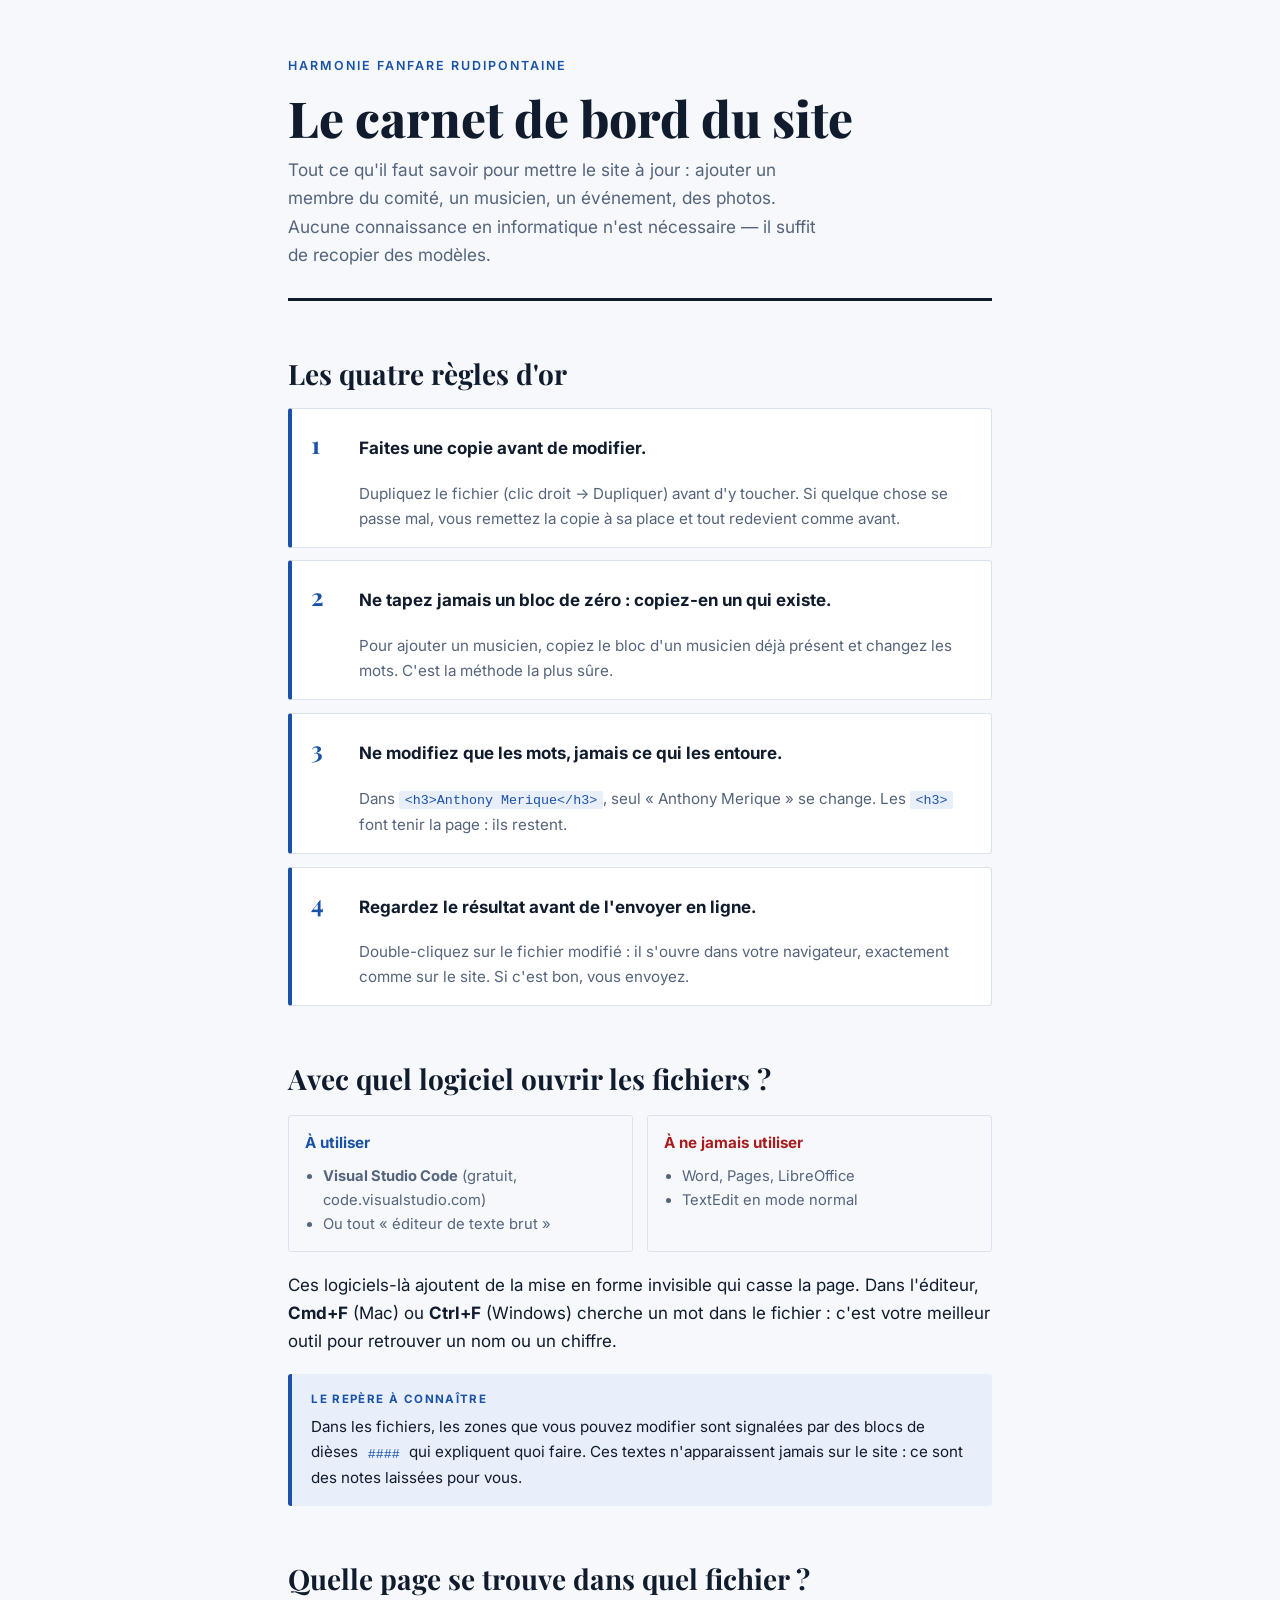
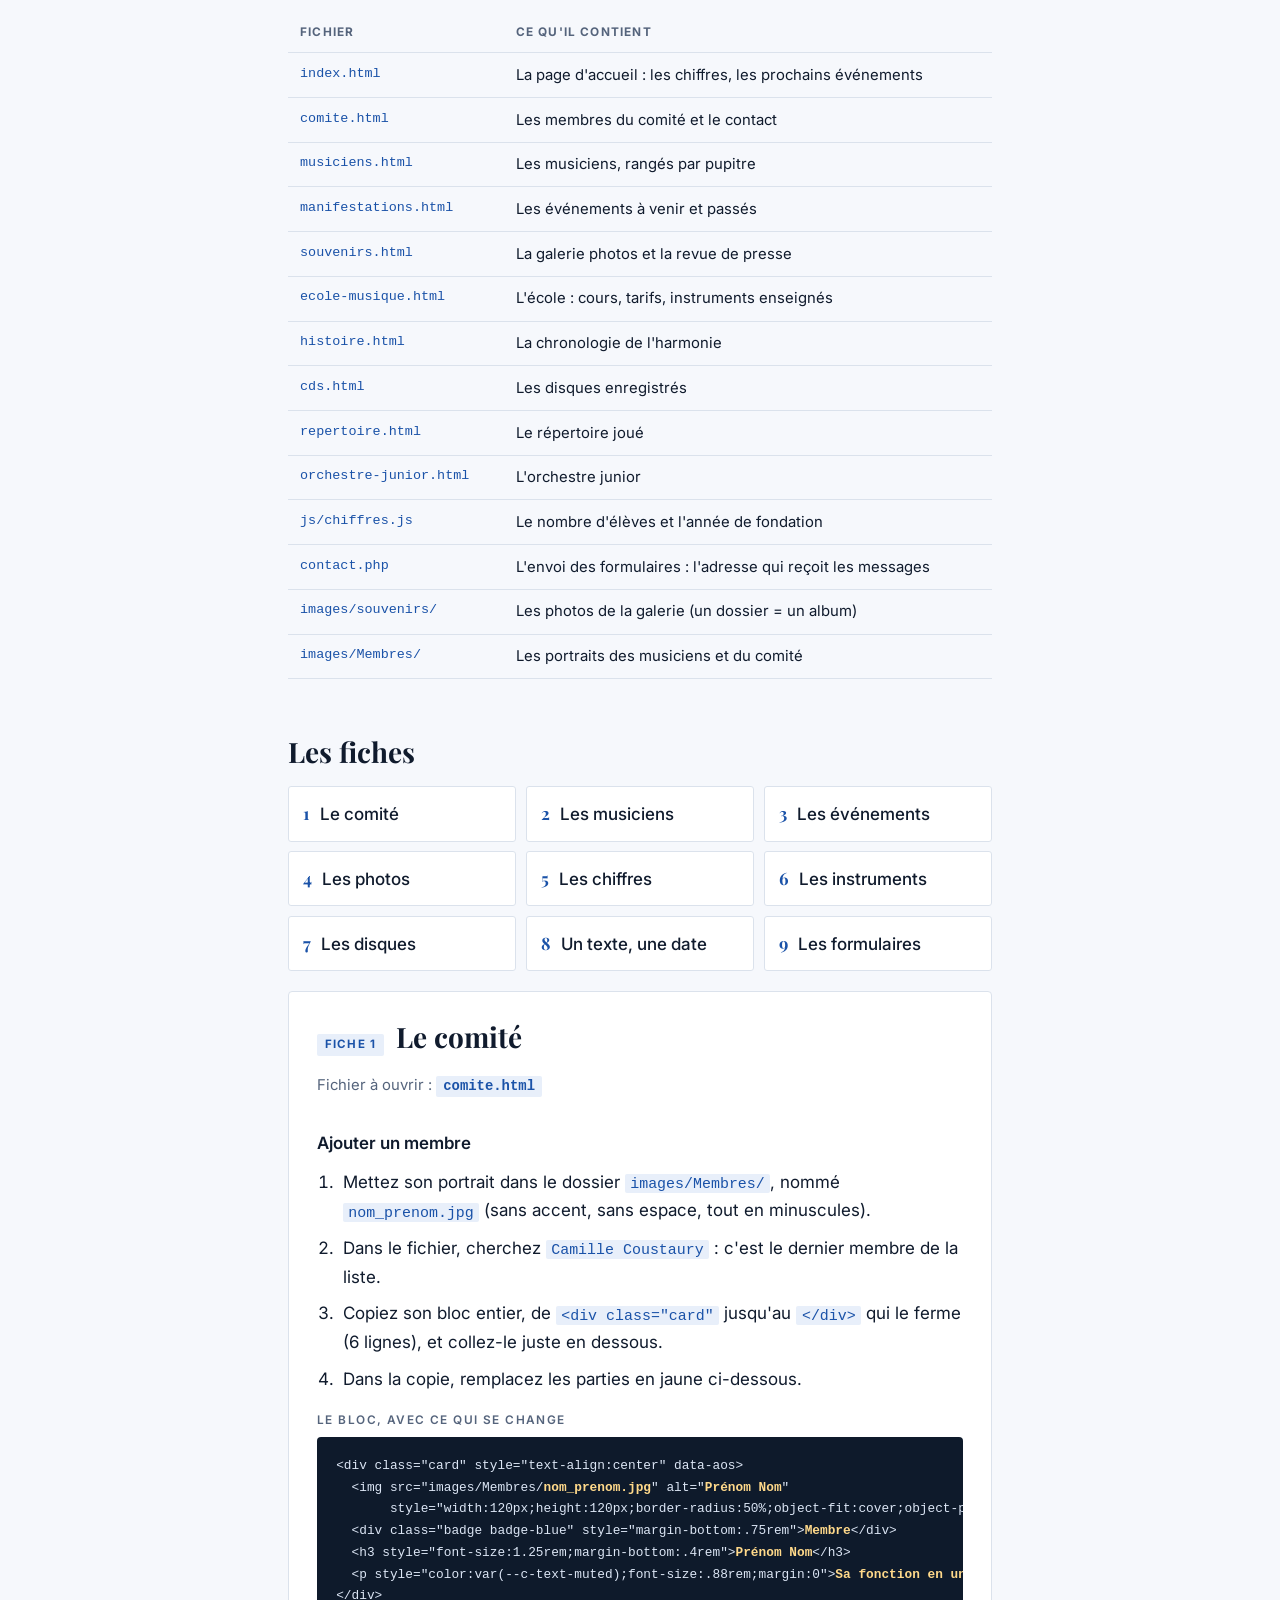
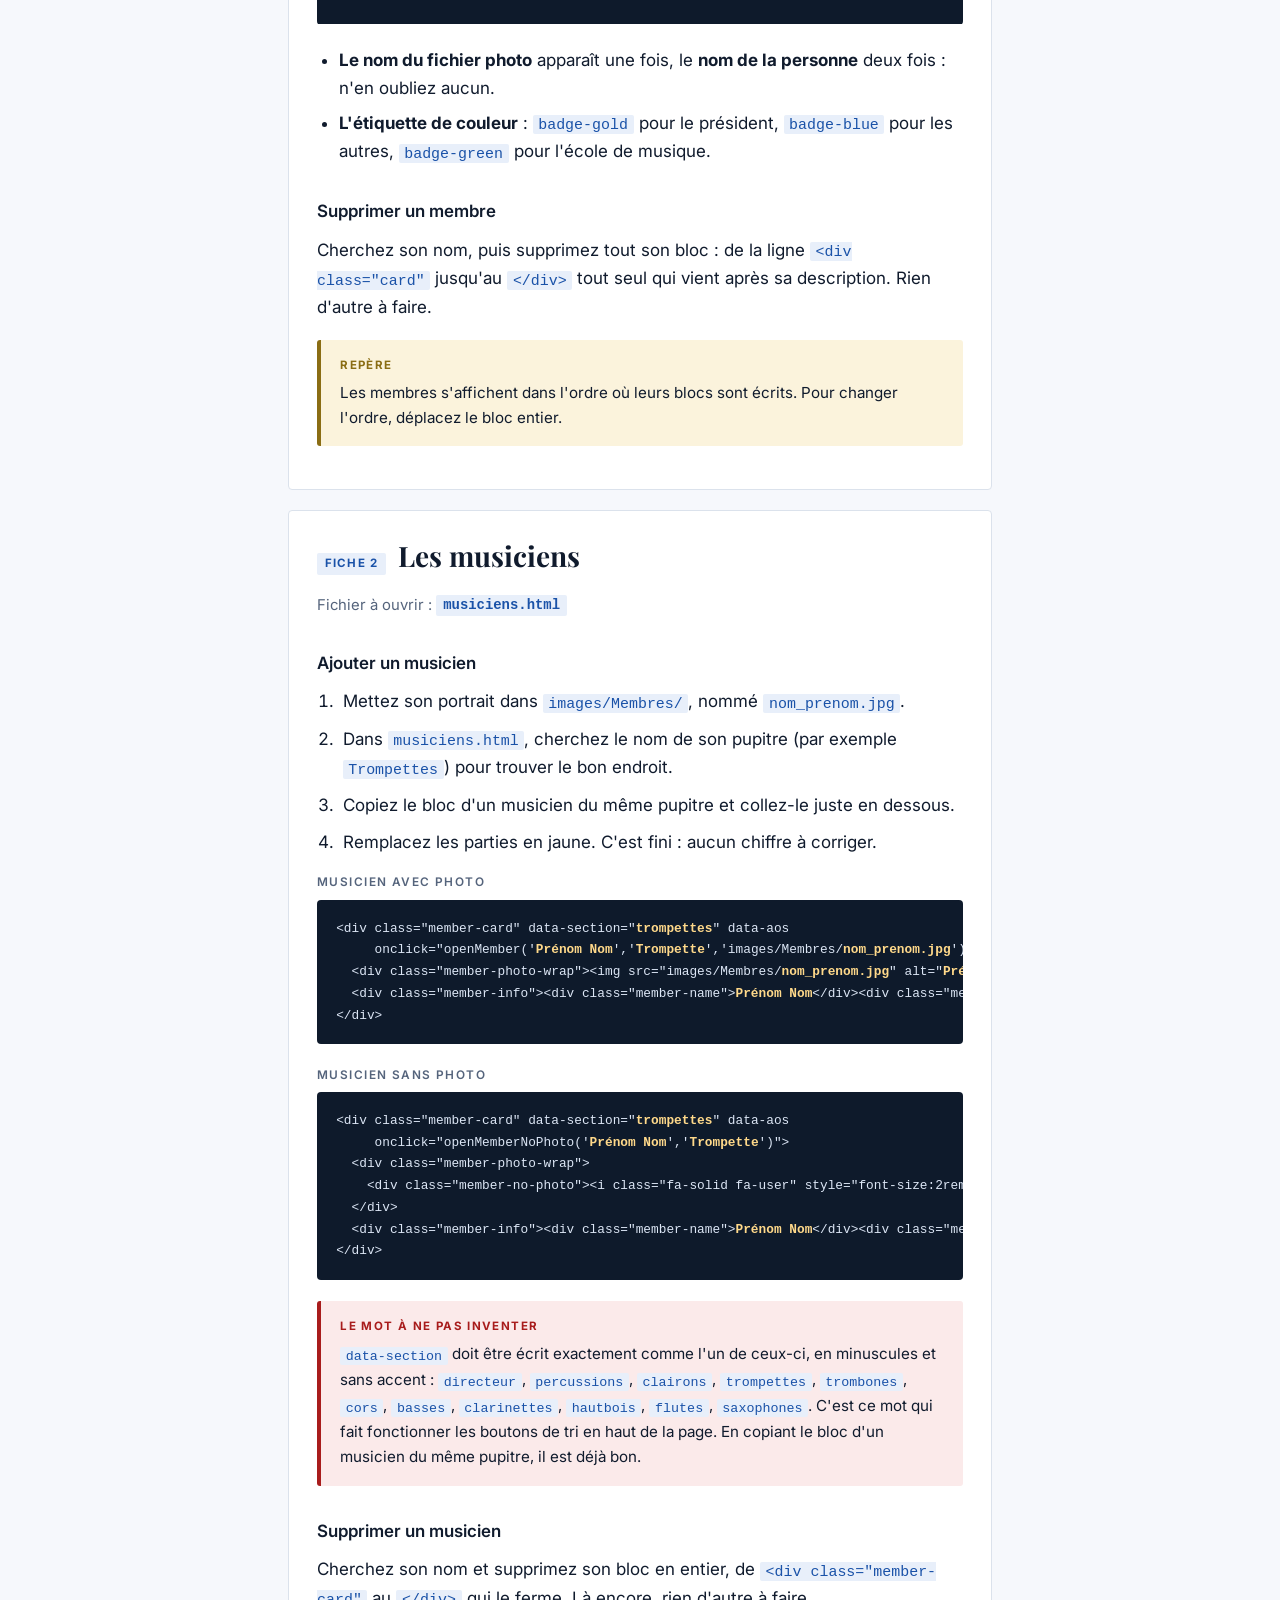
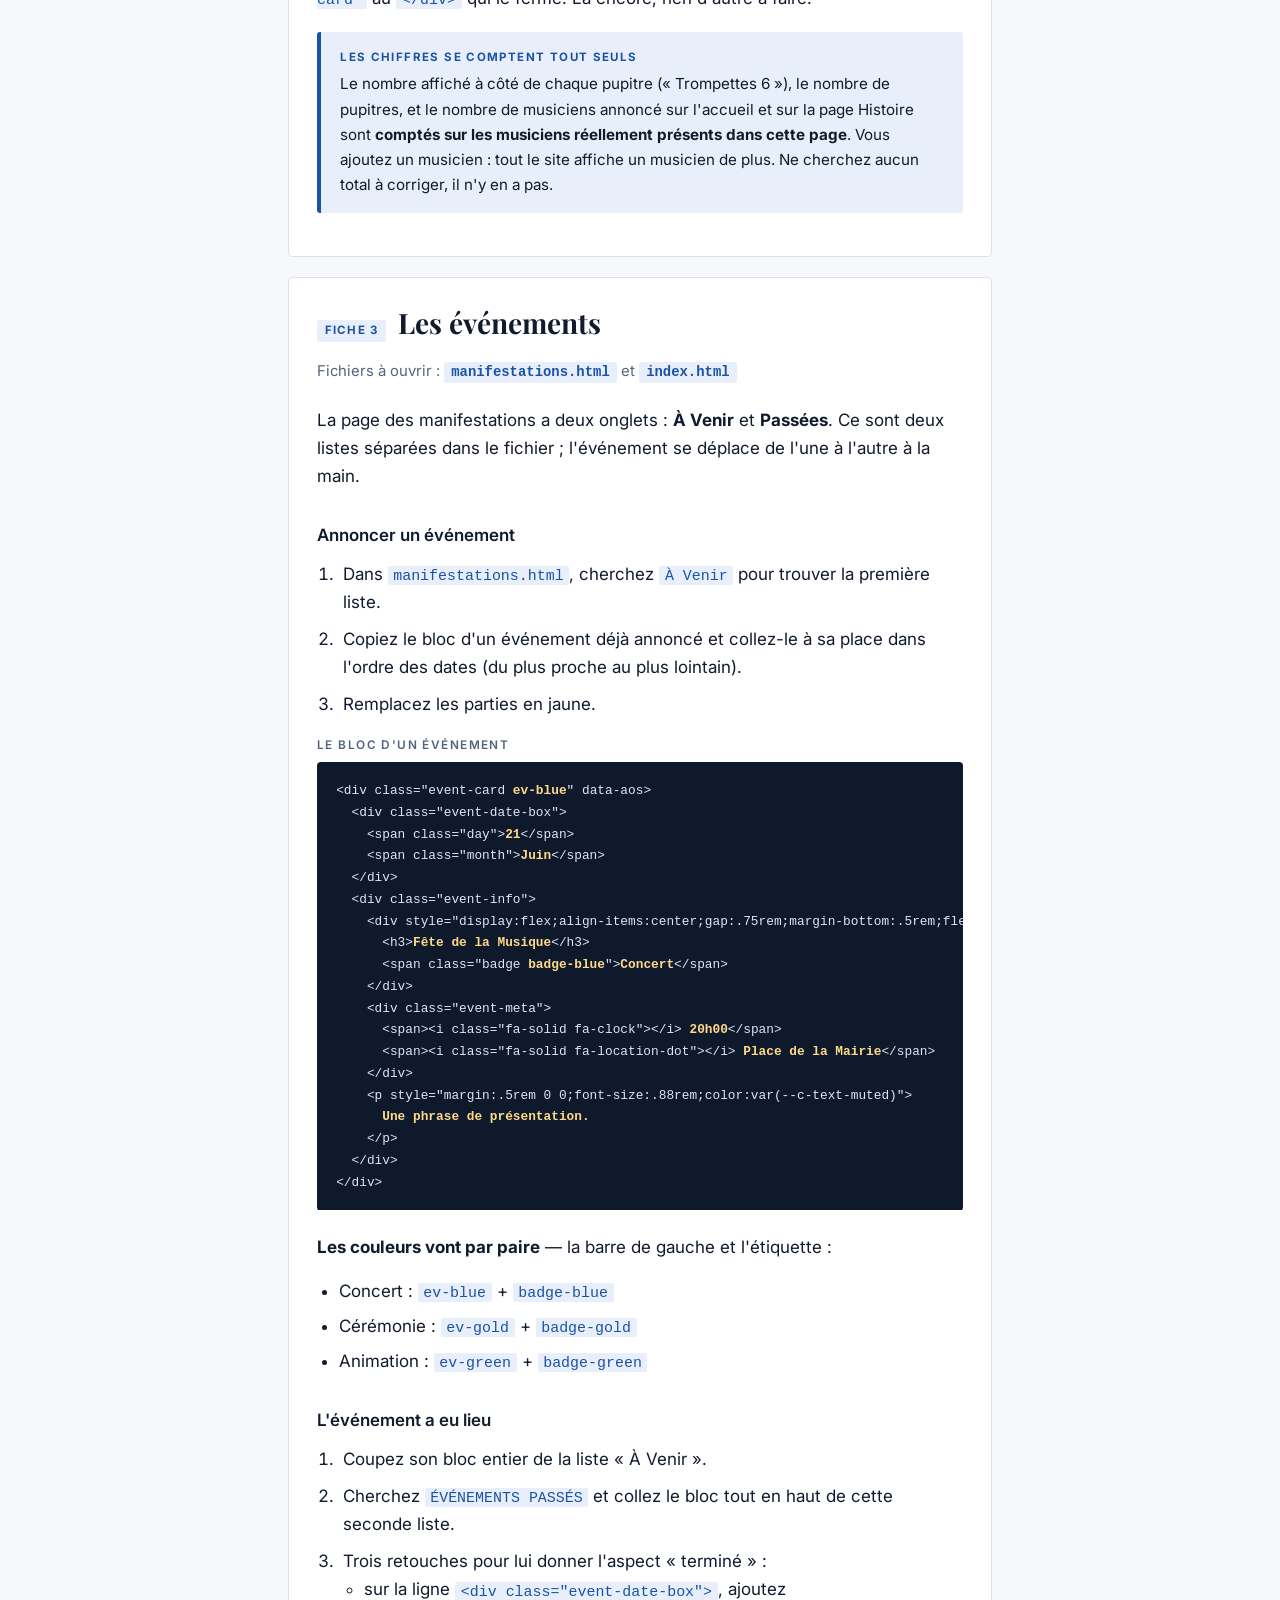
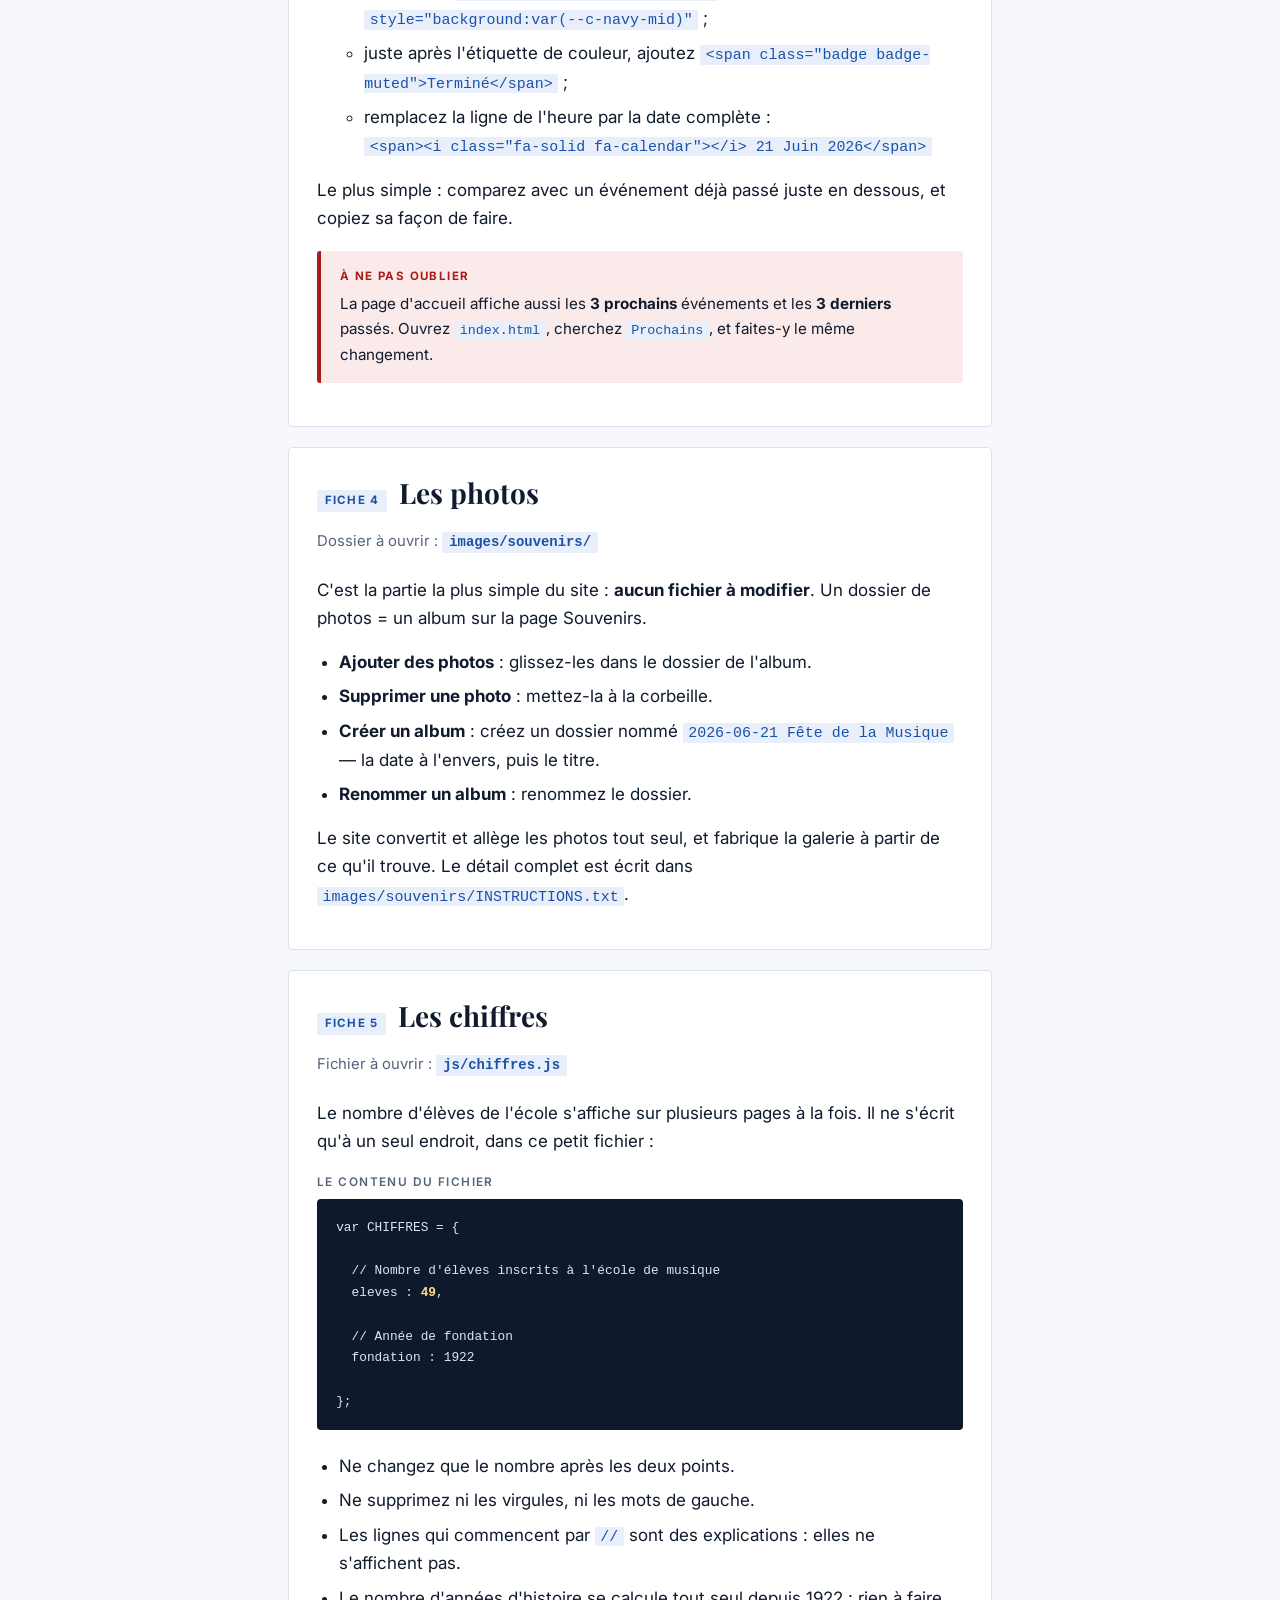
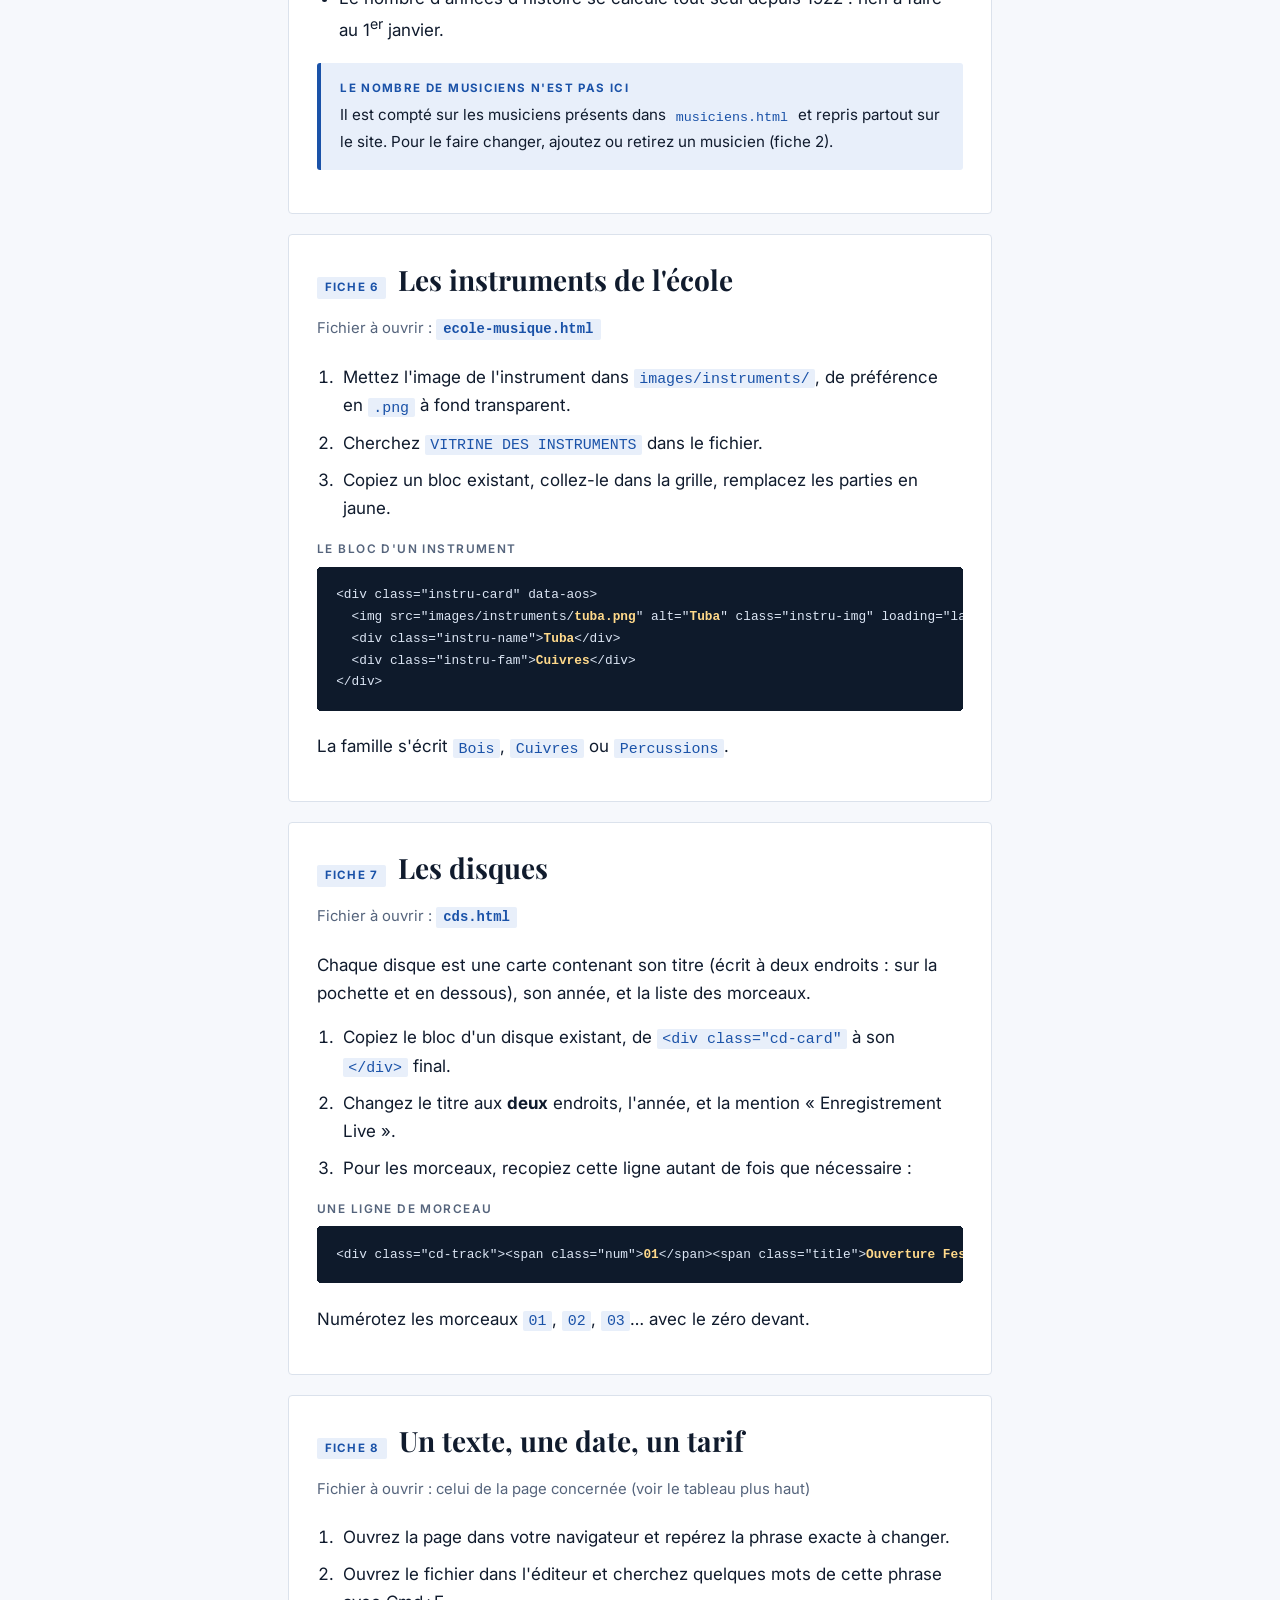
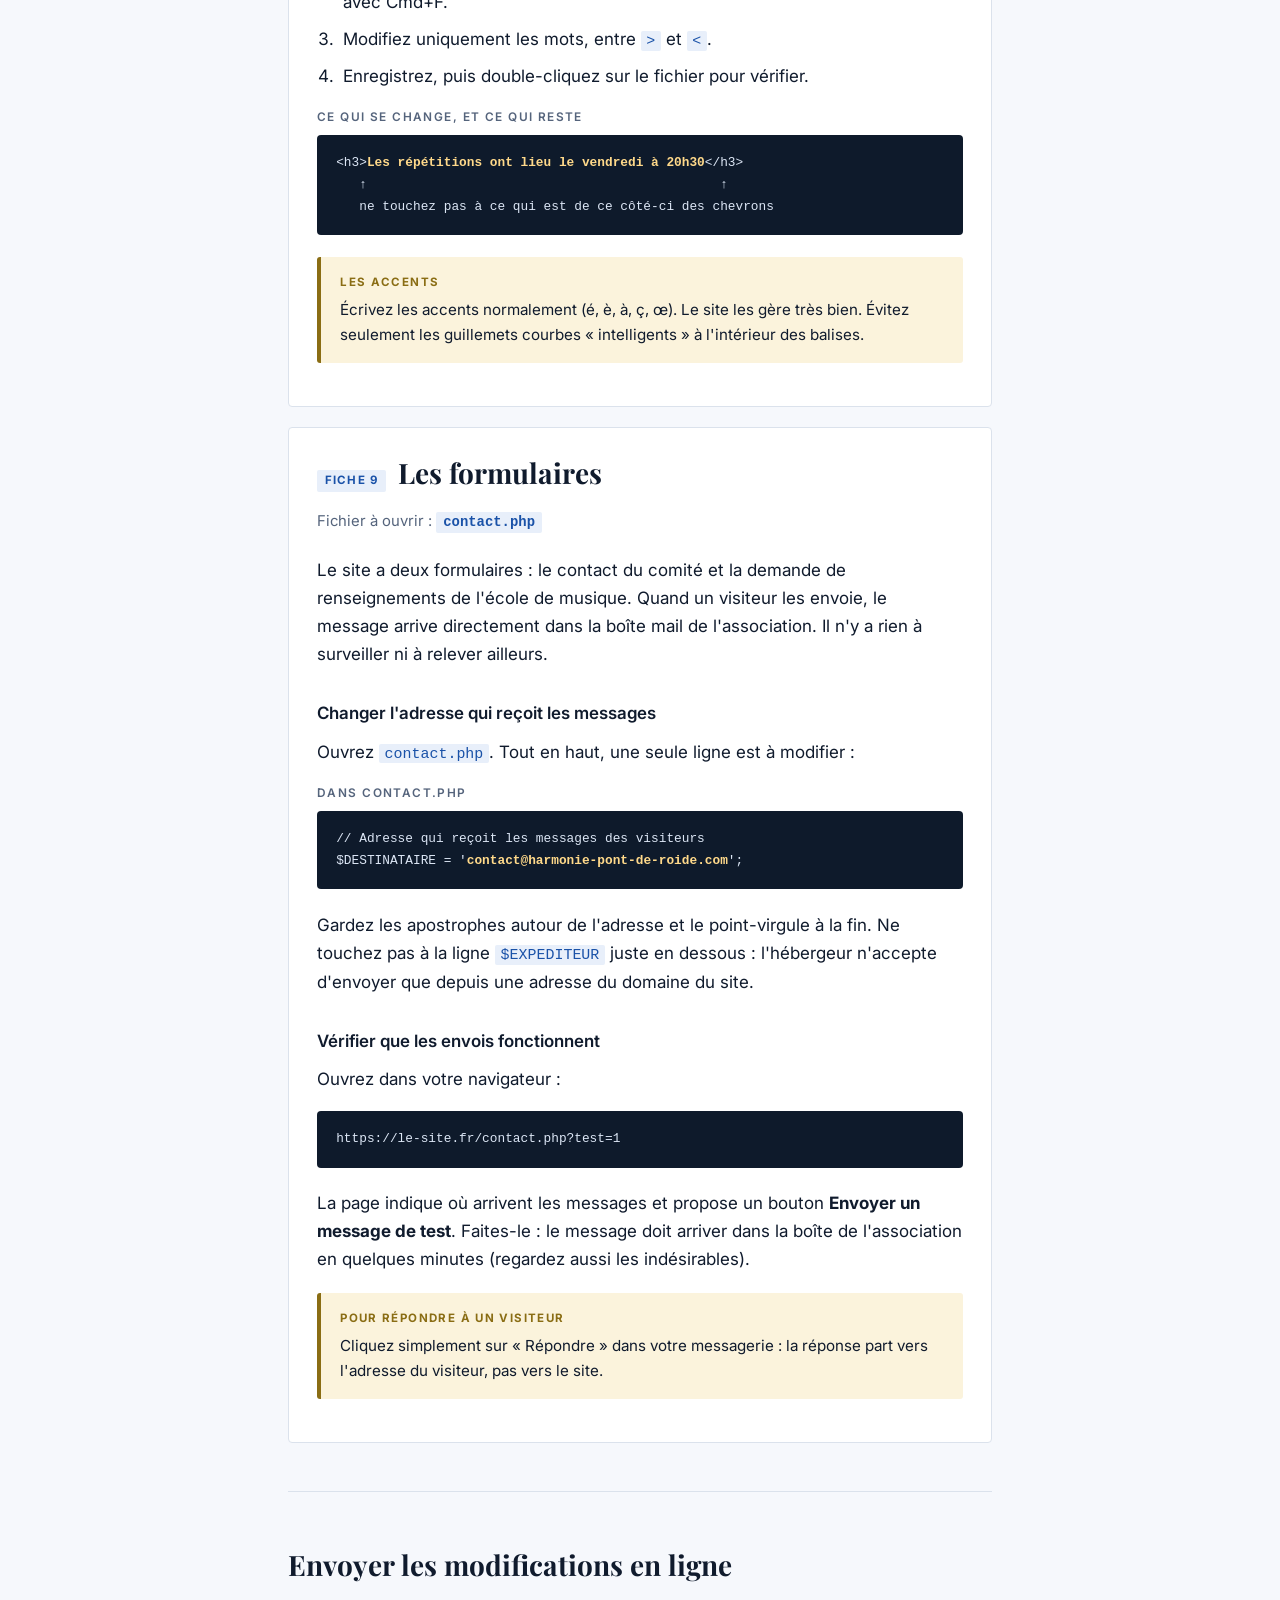
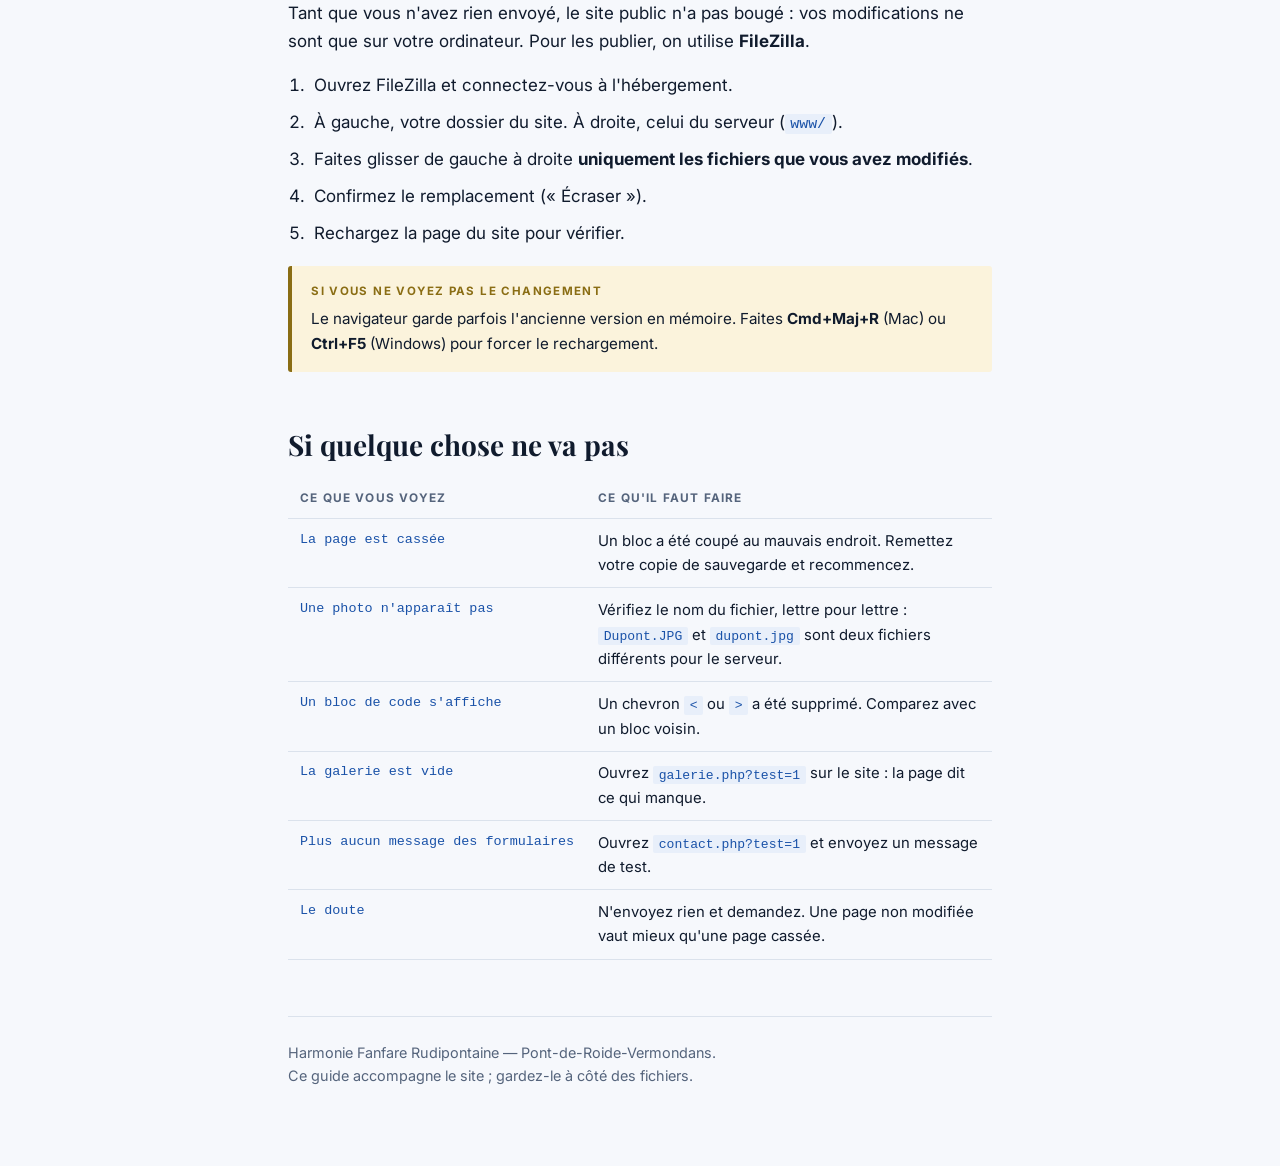
<file: MODE-D-EMPLOI.html>
<!DOCTYPE html>
<html lang="fr">
<head>
<meta charset="UTF-8">
<meta name="viewport" content="width=device-width, initial-scale=1.0">
<title>Le Carnet de Bord du Site</title>
<link rel="preconnect" href="https://fonts.googleapis.com">
<link rel="preconnect" href="https://fonts.gstatic.com" crossorigin>
<link href="https://fonts.googleapis.com/css2?family=Inter:wght@400;500;600;700&family=Playfair+Display:wght@700;800&display=swap" rel="stylesheet">
<style>
  :root {
    --papier:      #F6F8FC;
    --papier-haut: #FFFFFF;
    --encre:       #101B2D;
    --encre-douce: #55647C;
    --trait:       #DBE2EC;
    --bleu:        #1A52A8;
    --bleu-pale:   #E8EFFA;
    --or:          #8A6D14;
    --or-pale:     #FBF3DC;
    --rouge:       #A81C1C;
    --rouge-pale:  #FBEAEA;
    --code-fond:   #0E1A2B;
    --code-encre:  #DCE6F5;
    --serif: 'Playfair Display', Georgia, 'Times New Roman', serif;
    --sans:  'Inter', system-ui, -apple-system, 'Segoe UI', sans-serif;
    --mono:  ui-monospace, 'SF Mono', Menlo, Consolas, monospace;
  }

  @media (prefers-color-scheme: dark) {
    :root:not([data-theme="light"]) {
      --papier:      #0C1420;
      --papier-haut: #121D2E;
      --encre:       #E7EDF7;
      --encre-douce: #93A3BB;
      --trait:       #253247;
      --bleu:        #7FA9EC;
      --bleu-pale:   #16243C;
      --or:          #D9BB63;
      --or-pale:     #241E0E;
      --rouge:       #EE8080;
      --rouge-pale:  #2A1414;
      --code-fond:   #060D18;
      --code-encre:  #DCE6F5;
    }
  }
  :root[data-theme="dark"] {
    --papier:      #0C1420;
    --papier-haut: #121D2E;
    --encre:       #E7EDF7;
    --encre-douce: #93A3BB;
    --trait:       #253247;
    --bleu:        #7FA9EC;
    --bleu-pale:   #16243C;
    --or:          #D9BB63;
    --or-pale:     #241E0E;
    --rouge:       #EE8080;
    --rouge-pale:  #2A1414;
    --code-fond:   #060D18;
    --code-encre:  #DCE6F5;
  }

  * { box-sizing: border-box; }

  body {
    margin: 0;
    background: var(--papier);
    color: var(--encre);
    font-family: var(--sans);
    font-size: 17px;
    line-height: 1.65;
    -webkit-font-smoothing: antialiased;
  }

  .feuille { max-width: 47rem; margin: 0 auto; padding: 3.5rem 1.5rem 6rem; }

  /* ── Titre ── */
  .titre-bloc { border-bottom: 3px solid var(--encre); padding-bottom: 1.75rem; margin-bottom: 2.5rem; }
  .surtitre {
    font-size: .78rem; letter-spacing: .16em; text-transform: uppercase;
    color: var(--bleu); font-weight: 600; margin-bottom: .9rem;
  }
  h1 {
    font-family: var(--serif); font-weight: 800;
    font-size: clamp(2.1rem, 6vw, 3.1rem); line-height: 1.08;
    margin: 0 0 .7rem; text-wrap: balance;
  }
  .chapo { font-size: 1.08rem; color: var(--encre-douce); margin: 0; max-width: 34rem; }

  h2 {
    font-family: var(--serif); font-weight: 700;
    font-size: 1.75rem; line-height: 1.2; margin: 3.5rem 0 1.1rem;
    text-wrap: balance;
  }
  h3 { font-size: 1.06rem; font-weight: 600; margin: 2rem 0 .6rem; }
  p { margin: 0 0 1rem; }
  a { color: var(--bleu); }

  /* ── Règles d'or ── */
  .regles { display: grid; gap: .8rem; padding: 0; margin: 0 0 1rem; list-style: none; counter-reset: regle; }
  .regles li {
    display: grid; grid-template-columns: 2rem 1fr; gap: 1rem; align-items: baseline;
    background: var(--papier-haut); border: 1px solid var(--trait);
    border-left: 4px solid var(--bleu); border-radius: 3px; padding: 1rem 1.2rem;
  }
  .regles li::before {
    counter-increment: regle; content: counter(regle);
    font-family: var(--serif); font-size: 1.5rem; font-weight: 700; color: var(--bleu);
  }
  .regles strong { display: block; grid-column: 2; }
  .regles li > span { grid-column: 2; color: var(--encre-douce); font-size: .95rem; }

  /* ── Sommaire ── */
  .sommaire { display: grid; grid-template-columns: repeat(auto-fill, minmax(13rem, 1fr)); gap: .6rem; }
  .sommaire a {
    display: flex; align-items: baseline; gap: .6rem;
    background: var(--papier-haut); border: 1px solid var(--trait); border-radius: 3px;
    padding: .75rem .9rem; text-decoration: none; color: var(--encre); font-weight: 500;
  }
  .sommaire a:hover, .sommaire a:focus-visible { border-color: var(--bleu); background: var(--bleu-pale); }
  .sommaire .n { font-family: var(--serif); font-weight: 700; color: var(--bleu); }

  /* ── Fiches ── */
  .fiche {
    background: var(--papier-haut); border: 1px solid var(--trait); border-radius: 4px;
    padding: 1.75rem 1.75rem 1.5rem; margin: 1.25rem 0 0;
  }
  .fiche > h2 { margin-top: 0; display: flex; align-items: baseline; gap: .75rem; }
  .fiche > h2 .n {
    font-size: .72rem; font-family: var(--sans); font-weight: 700; letter-spacing: .1em;
    color: var(--bleu); background: var(--bleu-pale); border-radius: 2px;
    padding: .25rem .5rem; text-transform: uppercase; white-space: nowrap;
  }
  .fichier {
    font-family: var(--mono); font-size: .87rem;
    background: var(--bleu-pale); color: var(--bleu); border-radius: 2px;
    padding: .15rem .45rem; font-weight: 600;
  }
  .ligne-fichier { margin: 0 0 1.35rem; color: var(--encre-douce); font-size: .93rem; }

  ol.etapes { padding-left: 1.35rem; margin: 0 0 1rem; }
  ol.etapes > li { margin-bottom: .55rem; padding-left: .25rem; }
  ul.puces { padding-left: 1.35rem; margin: 0 0 1rem; }
  ul.puces > li { margin-bottom: .4rem; }

  /* ── Blocs de code ── */
  .a-copier { margin: 1.1rem 0 1.35rem; }
  .a-copier-titre {
    font-size: .74rem; letter-spacing: .12em; text-transform: uppercase;
    color: var(--encre-douce); font-weight: 600; margin-bottom: .45rem;
  }
  pre {
    background: var(--code-fond); color: var(--code-encre);
    border-radius: 4px; padding: 1.1rem 1.2rem; margin: 0;
    overflow-x: auto; font-family: var(--mono); font-size: .8rem; line-height: 1.7;
    tab-size: 2;
  }
  pre .chg { color: #FFD98A; font-weight: 600; }
  code {
    font-family: var(--mono); font-size: .88em;
    background: var(--bleu-pale); color: var(--bleu); border-radius: 2px; padding: .1rem .35rem;
  }

  /* ── Encarts ── */
  .encart {
    border-radius: 3px; padding: 1rem 1.2rem; margin: 1.2rem 0;
    font-size: .95rem; border-left: 4px solid;
  }
  .encart p:last-child { margin-bottom: 0; }
  .encart .etiquette {
    display: block; font-size: .72rem; letter-spacing: .12em; text-transform: uppercase;
    font-weight: 700; margin-bottom: .3rem;
  }
  .attention { background: var(--rouge-pale); border-color: var(--rouge); }
  .attention .etiquette { color: var(--rouge); }
  .astuce { background: var(--or-pale); border-color: var(--or); }
  .astuce .etiquette { color: var(--or); }
  .info { background: var(--bleu-pale); border-color: var(--bleu); }
  .info .etiquette { color: var(--bleu); }

  /* ── Tableau ── */
  .tableau-enveloppe { overflow-x: auto; margin: 1rem 0 1.5rem; }
  table { border-collapse: collapse; width: 100%; font-size: .93rem; }
  th, td { text-align: left; padding: .6rem .75rem; border-bottom: 1px solid var(--trait); vertical-align: top; }
  th { font-size: .74rem; letter-spacing: .1em; text-transform: uppercase; color: var(--encre-douce); }
  td:first-child { font-family: var(--mono); font-size: .84rem; white-space: nowrap; color: var(--bleu); }

  .oui-non { display: grid; gap: .9rem; grid-template-columns: 1fr 1fr; margin: 1.2rem 0; }
  @media (max-width: 34rem) { .oui-non { grid-template-columns: 1fr; } }
  .oui-non > div { border: 1px solid var(--trait); border-radius: 3px; padding: .9rem 1rem; background: var(--papier); }
  .oui-non h4 { margin: 0 0 .5rem; font-size: .95rem; }
  .oui-non ul { margin: 0; padding-left: 1.1rem; font-size: .92rem; color: var(--encre-douce); }
  .oui-non .ok h4 { color: var(--bleu); }
  .oui-non .ko h4 { color: var(--rouge); }

  hr { border: none; border-top: 1px solid var(--trait); margin: 3rem 0; }

  .pied { margin-top: 3.5rem; padding-top: 1.5rem; border-top: 1px solid var(--trait);
          font-size: .9rem; color: var(--encre-douce); }

  @media print {
    body { background: #fff; font-size: 11pt; }
    .feuille { padding: 0; max-width: none; }
    .fiche { break-inside: avoid; border-color: #bbb; }
    pre { background: #f2f4f8; color: #16233a; border: 1px solid #ccc; }
    .sommaire { display: none; }
  }
</style>
</head>
<body>
<div class="feuille">

  <div class="titre-bloc">
    <div class="surtitre">Harmonie Fanfare Rudipontaine</div>
    <h1>Le carnet de bord du site</h1>
    <p class="chapo">
      Tout ce qu'il faut savoir pour mettre le site à jour : ajouter un membre du comité,
      un musicien, un événement, des photos. Aucune connaissance en informatique n'est
      nécessaire — il suffit de recopier des modèles.
    </p>
  </div>

  <h2>Les quatre règles d'or</h2>
  <ol class="regles">
    <li>
      <strong>Faites une copie avant de modifier.</strong>
      <span>Dupliquez le fichier (clic droit → Dupliquer) avant d'y toucher. Si quelque chose se passe mal, vous remettez la copie à sa place et tout redevient comme avant.</span>
    </li>
    <li>
      <strong>Ne tapez jamais un bloc de zéro : copiez-en un qui existe.</strong>
      <span>Pour ajouter un musicien, copiez le bloc d'un musicien déjà présent et changez les mots. C'est la méthode la plus sûre.</span>
    </li>
    <li>
      <strong>Ne modifiez que les mots, jamais ce qui les entoure.</strong>
      <span>Dans <code>&lt;h3&gt;Anthony Merique&lt;/h3&gt;</code>, seul « Anthony Merique » se change. Les <code>&lt;h3&gt;</code> font tenir la page : ils restent.</span>
    </li>
    <li>
      <strong>Regardez le résultat avant de l'envoyer en ligne.</strong>
      <span>Double-cliquez sur le fichier modifié : il s'ouvre dans votre navigateur, exactement comme sur le site. Si c'est bon, vous envoyez.</span>
    </li>
  </ol>

  <h2>Avec quel logiciel ouvrir les fichiers ?</h2>
  <div class="oui-non">
    <div class="ok">
      <h4>À utiliser</h4>
      <ul>
        <li><strong>Visual Studio Code</strong> (gratuit, code.visualstudio.com)</li>
        <li>Ou tout « éditeur de texte brut »</li>
      </ul>
    </div>
    <div class="ko">
      <h4>À ne jamais utiliser</h4>
      <ul>
        <li>Word, Pages, LibreOffice</li>
        <li>TextEdit en mode normal</li>
      </ul>
    </div>
  </div>
  <p>
    Ces logiciels-là ajoutent de la mise en forme invisible qui casse la page.
    Dans l'éditeur, <strong>Cmd+F</strong> (Mac) ou <strong>Ctrl+F</strong> (Windows) cherche un mot
    dans le fichier : c'est votre meilleur outil pour retrouver un nom ou un chiffre.
  </p>

  <div class="encart info">
    <span class="etiquette">Le repère à connaître</span>
    <p>
      Dans les fichiers, les zones que vous pouvez modifier sont signalées par des blocs
      de dièses <code>####</code> qui expliquent quoi faire. Ces textes n'apparaissent
      jamais sur le site : ce sont des notes laissées pour vous.
    </p>
  </div>

  <h2>Quelle page se trouve dans quel fichier ?</h2>
  <div class="tableau-enveloppe">
    <table>
      <thead>
        <tr><th>Fichier</th><th>Ce qu'il contient</th></tr>
      </thead>
      <tbody>
        <tr><td>index.html</td><td>La page d'accueil : les chiffres, les prochains événements</td></tr>
        <tr><td>comite.html</td><td>Les membres du comité et le contact</td></tr>
        <tr><td>musiciens.html</td><td>Les musiciens, rangés par pupitre</td></tr>
        <tr><td>manifestations.html</td><td>Les événements à venir et passés</td></tr>
        <tr><td>souvenirs.html</td><td>La galerie photos et la revue de presse</td></tr>
        <tr><td>ecole-musique.html</td><td>L'école : cours, tarifs, instruments enseignés</td></tr>
        <tr><td>histoire.html</td><td>La chronologie de l'harmonie</td></tr>
        <tr><td>cds.html</td><td>Les disques enregistrés</td></tr>
        <tr><td>repertoire.html</td><td>Le répertoire joué</td></tr>
        <tr><td>orchestre-junior.html</td><td>L'orchestre junior</td></tr>
        <tr><td>js/chiffres.js</td><td>Le nombre d'élèves et l'année de fondation</td></tr>
        <tr><td>contact.php</td><td>L'envoi des formulaires : l'adresse qui reçoit les messages</td></tr>
        <tr><td>images/souvenirs/</td><td>Les photos de la galerie (un dossier = un album)</td></tr>
        <tr><td>images/Membres/</td><td>Les portraits des musiciens et du comité</td></tr>
      </tbody>
    </table>
  </div>

  <h2>Les fiches</h2>
  <div class="sommaire">
    <a href="#comite"><span class="n">1</span> Le comité</a>
    <a href="#musiciens"><span class="n">2</span> Les musiciens</a>
    <a href="#evenements"><span class="n">3</span> Les événements</a>
    <a href="#photos"><span class="n">4</span> Les photos</a>
    <a href="#chiffres"><span class="n">5</span> Les chiffres</a>
    <a href="#instruments"><span class="n">6</span> Les instruments</a>
    <a href="#cd"><span class="n">7</span> Les disques</a>
    <a href="#textes"><span class="n">8</span> Un texte, une date</a>
    <a href="#formulaires"><span class="n">9</span> Les formulaires</a>
  </div>

  <!-- ─────────────── FICHE 1 ─────────────── -->
  <section class="fiche" id="comite">
    <h2><span class="n">Fiche 1</span> Le comité</h2>
    <p class="ligne-fichier">Fichier à ouvrir : <span class="fichier">comite.html</span></p>

    <h3>Ajouter un membre</h3>
    <ol class="etapes">
      <li>Mettez son portrait dans le dossier <code>images/Membres/</code>, nommé <code>nom_prenom.jpg</code> (sans accent, sans espace, tout en minuscules).</li>
      <li>Dans le fichier, cherchez <code>Camille Coustaury</code> : c'est le dernier membre de la liste.</li>
      <li>Copiez son bloc entier, de <code>&lt;div class="card"</code> jusqu'au <code>&lt;/div&gt;</code> qui le ferme (6 lignes), et collez-le juste en dessous.</li>
      <li>Dans la copie, remplacez les parties en jaune ci-dessous.</li>
    </ol>

    <div class="a-copier">
      <div class="a-copier-titre">Le bloc, avec ce qui se change</div>
<pre>&lt;div class="card" style="text-align:center" data-aos&gt;
  &lt;img src="images/Membres/<span class="chg">nom_prenom.jpg</span>" alt="<span class="chg">Prénom Nom</span>"
       style="width:120px;height:120px;border-radius:50%;object-fit:cover;object-position:center top;display:block;margin:0 auto 1rem;box-shadow:0 6px 24px rgba(0,0,0,0.35)"&gt;
  &lt;div class="badge badge-blue" style="margin-bottom:.75rem"&gt;<span class="chg">Membre</span>&lt;/div&gt;
  &lt;h3 style="font-size:1.25rem;margin-bottom:.4rem"&gt;<span class="chg">Prénom Nom</span>&lt;/h3&gt;
  &lt;p style="color:var(--c-text-muted);font-size:.88rem;margin:0"&gt;<span class="chg">Sa fonction en une phrase.</span>&lt;/p&gt;
&lt;/div&gt;</pre>
    </div>

    <ul class="puces">
      <li><strong>Le nom du fichier photo</strong> apparaît une fois, le <strong>nom de la personne</strong> deux fois : n'en oubliez aucun.</li>
      <li><strong>L'étiquette de couleur</strong> : <code>badge-gold</code> pour le président, <code>badge-blue</code> pour les autres, <code>badge-green</code> pour l'école de musique.</li>
    </ul>

    <h3>Supprimer un membre</h3>
    <p>
      Cherchez son nom, puis supprimez tout son bloc : de la ligne <code>&lt;div class="card"</code>
      jusqu'au <code>&lt;/div&gt;</code> tout seul qui vient après sa description. Rien d'autre à faire.
    </p>

    <div class="encart astuce">
      <span class="etiquette">Repère</span>
      <p>Les membres s'affichent dans l'ordre où leurs blocs sont écrits. Pour changer l'ordre, déplacez le bloc entier.</p>
    </div>
  </section>

  <!-- ─────────────── FICHE 2 ─────────────── -->
  <section class="fiche" id="musiciens">
    <h2><span class="n">Fiche 2</span> Les musiciens</h2>
    <p class="ligne-fichier">Fichier à ouvrir : <span class="fichier">musiciens.html</span></p>

    <h3>Ajouter un musicien</h3>
    <ol class="etapes">
      <li>Mettez son portrait dans <code>images/Membres/</code>, nommé <code>nom_prenom.jpg</code>.</li>
      <li>Dans <code>musiciens.html</code>, cherchez le nom de son pupitre (par exemple <code>Trompettes</code>) pour trouver le bon endroit.</li>
      <li>Copiez le bloc d'un musicien du même pupitre et collez-le juste en dessous.</li>
      <li>Remplacez les parties en jaune. C'est fini : aucun chiffre à corriger.</li>
    </ol>

    <div class="a-copier">
      <div class="a-copier-titre">Musicien avec photo</div>
<pre>&lt;div class="member-card" data-section="<span class="chg">trompettes</span>" data-aos
     onclick="openMember('<span class="chg">Prénom Nom</span>','<span class="chg">Trompette</span>','images/Membres/<span class="chg">nom_prenom.jpg</span>')"&gt;
  &lt;div class="member-photo-wrap"&gt;&lt;img src="images/Membres/<span class="chg">nom_prenom.jpg</span>" alt="<span class="chg">Prénom Nom</span>" class="member-photo"&gt;&lt;/div&gt;
  &lt;div class="member-info"&gt;&lt;div class="member-name"&gt;<span class="chg">Prénom Nom</span>&lt;/div&gt;&lt;div class="member-role"&gt;<span class="chg">Trompette</span>&lt;/div&gt;&lt;/div&gt;
&lt;/div&gt;</pre>
    </div>

    <div class="a-copier">
      <div class="a-copier-titre">Musicien sans photo</div>
<pre>&lt;div class="member-card" data-section="<span class="chg">trompettes</span>" data-aos
     onclick="openMemberNoPhoto('<span class="chg">Prénom Nom</span>','<span class="chg">Trompette</span>')"&gt;
  &lt;div class="member-photo-wrap"&gt;
    &lt;div class="member-no-photo"&gt;&lt;i class="fa-solid fa-user" style="font-size:2rem"&gt;&lt;/i&gt;&lt;/div&gt;
  &lt;/div&gt;
  &lt;div class="member-info"&gt;&lt;div class="member-name"&gt;<span class="chg">Prénom Nom</span>&lt;/div&gt;&lt;div class="member-role"&gt;<span class="chg">Trompette</span>&lt;/div&gt;&lt;/div&gt;
&lt;/div&gt;</pre>
    </div>

    <div class="encart attention">
      <span class="etiquette">Le mot à ne pas inventer</span>
      <p>
        <code>data-section</code> doit être écrit exactement comme l'un de ceux-ci, en minuscules et sans accent :
        <code>directeur</code>, <code>percussions</code>, <code>clairons</code>, <code>trompettes</code>,
        <code>trombones</code>, <code>cors</code>, <code>basses</code>, <code>clarinettes</code>,
        <code>hautbois</code>, <code>flutes</code>, <code>saxophones</code>.
        C'est ce mot qui fait fonctionner les boutons de tri en haut de la page.
        En copiant le bloc d'un musicien du même pupitre, il est déjà bon.
      </p>
    </div>

    <h3>Supprimer un musicien</h3>
    <p>
      Cherchez son nom et supprimez son bloc en entier, de <code>&lt;div class="member-card"</code> au
      <code>&lt;/div&gt;</code> qui le ferme. Là encore, rien d'autre à faire.
    </p>

    <div class="encart info">
      <span class="etiquette">Les chiffres se comptent tout seuls</span>
      <p>
        Le nombre affiché à côté de chaque pupitre (« Trompettes 6 »), le nombre de pupitres,
        et le nombre de musiciens annoncé sur l'accueil et sur la page Histoire sont
        <strong>comptés sur les musiciens réellement présents dans cette page</strong>.
        Vous ajoutez un musicien : tout le site affiche un musicien de plus.
        Ne cherchez aucun total à corriger, il n'y en a pas.
      </p>
    </div>
  </section>

  <!-- ─────────────── FICHE 3 ─────────────── -->
  <section class="fiche" id="evenements">
    <h2><span class="n">Fiche 3</span> Les événements</h2>
    <p class="ligne-fichier">Fichiers à ouvrir : <span class="fichier">manifestations.html</span> et <span class="fichier">index.html</span></p>

    <p>
      La page des manifestations a deux onglets : <strong>À Venir</strong> et <strong>Passées</strong>.
      Ce sont deux listes séparées dans le fichier ; l'événement se déplace de l'une à l'autre à la main.
    </p>

    <h3>Annoncer un événement</h3>
    <ol class="etapes">
      <li>Dans <code>manifestations.html</code>, cherchez <code>À Venir</code> pour trouver la première liste.</li>
      <li>Copiez le bloc d'un événement déjà annoncé et collez-le à sa place dans l'ordre des dates (du plus proche au plus lointain).</li>
      <li>Remplacez les parties en jaune.</li>
    </ol>

    <div class="a-copier">
      <div class="a-copier-titre">Le bloc d'un événement</div>
<pre>&lt;div class="event-card <span class="chg">ev-blue</span>" data-aos&gt;
  &lt;div class="event-date-box"&gt;
    &lt;span class="day"&gt;<span class="chg">21</span>&lt;/span&gt;
    &lt;span class="month"&gt;<span class="chg">Juin</span>&lt;/span&gt;
  &lt;/div&gt;
  &lt;div class="event-info"&gt;
    &lt;div style="display:flex;align-items:center;gap:.75rem;margin-bottom:.5rem;flex-wrap:wrap"&gt;
      &lt;h3&gt;<span class="chg">Fête de la Musique</span>&lt;/h3&gt;
      &lt;span class="badge <span class="chg">badge-blue</span>"&gt;<span class="chg">Concert</span>&lt;/span&gt;
    &lt;/div&gt;
    &lt;div class="event-meta"&gt;
      &lt;span&gt;&lt;i class="fa-solid fa-clock"&gt;&lt;/i&gt; <span class="chg">20h00</span>&lt;/span&gt;
      &lt;span&gt;&lt;i class="fa-solid fa-location-dot"&gt;&lt;/i&gt; <span class="chg">Place de la Mairie</span>&lt;/span&gt;
    &lt;/div&gt;
    &lt;p style="margin:.5rem 0 0;font-size:.88rem;color:var(--c-text-muted)"&gt;
      <span class="chg">Une phrase de présentation.</span>
    &lt;/p&gt;
  &lt;/div&gt;
&lt;/div&gt;</pre>
    </div>

    <p><strong>Les couleurs vont par paire</strong> — la barre de gauche et l'étiquette :</p>
    <ul class="puces">
      <li>Concert : <code>ev-blue</code> + <code>badge-blue</code></li>
      <li>Cérémonie : <code>ev-gold</code> + <code>badge-gold</code></li>
      <li>Animation : <code>ev-green</code> + <code>badge-green</code></li>
    </ul>

    <h3>L'événement a eu lieu</h3>
    <ol class="etapes">
      <li>Coupez son bloc entier de la liste « À Venir ».</li>
      <li>Cherchez <code>ÉVÉNEMENTS PASSÉS</code> et collez le bloc tout en haut de cette seconde liste.</li>
      <li>Trois retouches pour lui donner l'aspect « terminé » :
        <ul class="puces">
          <li>sur la ligne <code>&lt;div class="event-date-box"&gt;</code>, ajoutez <code>style="background:var(--c-navy-mid)"</code> ;</li>
          <li>juste après l'étiquette de couleur, ajoutez <code>&lt;span class="badge badge-muted"&gt;Terminé&lt;/span&gt;</code> ;</li>
          <li>remplacez la ligne de l'heure par la date complète :<br>
              <code>&lt;span&gt;&lt;i class="fa-solid fa-calendar"&gt;&lt;/i&gt; 21 Juin 2026&lt;/span&gt;</code></li>
        </ul>
      </li>
    </ol>
    <p>Le plus simple : comparez avec un événement déjà passé juste en dessous, et copiez sa façon de faire.</p>

    <div class="encart attention">
      <span class="etiquette">À ne pas oublier</span>
      <p>
        La page d'accueil affiche aussi les <strong>3 prochains</strong> événements et les <strong>3 derniers</strong> passés.
        Ouvrez <code>index.html</code>, cherchez <code>Prochains</code>, et faites-y le même changement.
      </p>
    </div>
  </section>

  <!-- ─────────────── FICHE 4 ─────────────── -->
  <section class="fiche" id="photos">
    <h2><span class="n">Fiche 4</span> Les photos</h2>
    <p class="ligne-fichier">Dossier à ouvrir : <span class="fichier">images/souvenirs/</span></p>

    <p>
      C'est la partie la plus simple du site : <strong>aucun fichier à modifier</strong>.
      Un dossier de photos = un album sur la page Souvenirs.
    </p>
    <ul class="puces">
      <li><strong>Ajouter des photos</strong> : glissez-les dans le dossier de l'album.</li>
      <li><strong>Supprimer une photo</strong> : mettez-la à la corbeille.</li>
      <li><strong>Créer un album</strong> : créez un dossier nommé <code>2026-06-21 Fête de la Musique</code> — la date à l'envers, puis le titre.</li>
      <li><strong>Renommer un album</strong> : renommez le dossier.</li>
    </ul>
    <p>
      Le site convertit et allège les photos tout seul, et fabrique la galerie à partir de ce qu'il trouve.
      Le détail complet est écrit dans <code>images/souvenirs/INSTRUCTIONS.txt</code>.
    </p>
  </section>

  <!-- ─────────────── FICHE 5 ─────────────── -->
  <section class="fiche" id="chiffres">
    <h2><span class="n">Fiche 5</span> Les chiffres</h2>
    <p class="ligne-fichier">Fichier à ouvrir : <span class="fichier">js/chiffres.js</span></p>

    <p>
      Le nombre d'élèves de l'école s'affiche sur plusieurs pages à la fois.
      Il ne s'écrit qu'à un seul endroit, dans ce petit fichier :
    </p>

    <div class="a-copier">
      <div class="a-copier-titre">Le contenu du fichier</div>
<pre>var CHIFFRES = {

  // Nombre d'élèves inscrits à l'école de musique
  eleves : <span class="chg">49</span>,

  // Année de fondation
  fondation : 1922

};</pre>
    </div>

    <ul class="puces">
      <li>Ne changez que le nombre après les deux points.</li>
      <li>Ne supprimez ni les virgules, ni les mots de gauche.</li>
      <li>Les lignes qui commencent par <code>//</code> sont des explications : elles ne s'affichent pas.</li>
      <li>Le nombre d'années d'histoire se calcule tout seul depuis 1922 : rien à faire au 1<sup>er</sup> janvier.</li>
    </ul>

    <div class="encart info">
      <span class="etiquette">Le nombre de musiciens n'est pas ici</span>
      <p>
        Il est compté sur les musiciens présents dans <code>musiciens.html</code> et repris
        partout sur le site. Pour le faire changer, ajoutez ou retirez un musicien (fiche 2).
      </p>
    </div>
  </section>

  <!-- ─────────────── FICHE 6 ─────────────── -->
  <section class="fiche" id="instruments">
    <h2><span class="n">Fiche 6</span> Les instruments de l'école</h2>
    <p class="ligne-fichier">Fichier à ouvrir : <span class="fichier">ecole-musique.html</span></p>

    <ol class="etapes">
      <li>Mettez l'image de l'instrument dans <code>images/instruments/</code>, de préférence en <code>.png</code> à fond transparent.</li>
      <li>Cherchez <code>VITRINE DES INSTRUMENTS</code> dans le fichier.</li>
      <li>Copiez un bloc existant, collez-le dans la grille, remplacez les parties en jaune.</li>
    </ol>

    <div class="a-copier">
      <div class="a-copier-titre">Le bloc d'un instrument</div>
<pre>&lt;div class="instru-card" data-aos&gt;
  &lt;img src="images/instruments/<span class="chg">tuba.png</span>" alt="<span class="chg">Tuba</span>" class="instru-img" loading="lazy"&gt;
  &lt;div class="instru-name"&gt;<span class="chg">Tuba</span>&lt;/div&gt;
  &lt;div class="instru-fam"&gt;<span class="chg">Cuivres</span>&lt;/div&gt;
&lt;/div&gt;</pre>
    </div>
    <p>La famille s'écrit <code>Bois</code>, <code>Cuivres</code> ou <code>Percussions</code>.</p>
  </section>

  <!-- ─────────────── FICHE 7 ─────────────── -->
  <section class="fiche" id="cd">
    <h2><span class="n">Fiche 7</span> Les disques</h2>
    <p class="ligne-fichier">Fichier à ouvrir : <span class="fichier">cds.html</span></p>

    <p>
      Chaque disque est une carte contenant son titre (écrit à deux endroits : sur la pochette
      et en dessous), son année, et la liste des morceaux.
    </p>
    <ol class="etapes">
      <li>Copiez le bloc d'un disque existant, de <code>&lt;div class="cd-card"</code> à son <code>&lt;/div&gt;</code> final.</li>
      <li>Changez le titre aux <strong>deux</strong> endroits, l'année, et la mention « Enregistrement Live ».</li>
      <li>Pour les morceaux, recopiez cette ligne autant de fois que nécessaire :</li>
    </ol>

    <div class="a-copier">
      <div class="a-copier-titre">Une ligne de morceau</div>
<pre>&lt;div class="cd-track"&gt;&lt;span class="num"&gt;<span class="chg">01</span>&lt;/span&gt;&lt;span class="title"&gt;<span class="chg">Ouverture Festive</span>&lt;/span&gt;&lt;span class="duration"&gt;<span class="chg">4:32</span>&lt;/span&gt;&lt;/div&gt;</pre>
    </div>
    <p>Numérotez les morceaux <code>01</code>, <code>02</code>, <code>03</code>… avec le zéro devant.</p>
  </section>

  <!-- ─────────────── FICHE 8 ─────────────── -->
  <section class="fiche" id="textes">
    <h2><span class="n">Fiche 8</span> Un texte, une date, un tarif</h2>
    <p class="ligne-fichier">Fichier à ouvrir : celui de la page concernée (voir le tableau plus haut)</p>

    <ol class="etapes">
      <li>Ouvrez la page dans votre navigateur et repérez la phrase exacte à changer.</li>
      <li>Ouvrez le fichier dans l'éditeur et cherchez quelques mots de cette phrase avec Cmd+F.</li>
      <li>Modifiez uniquement les mots, entre <code>&gt;</code> et <code>&lt;</code>.</li>
      <li>Enregistrez, puis double-cliquez sur le fichier pour vérifier.</li>
    </ol>

    <div class="a-copier">
      <div class="a-copier-titre">Ce qui se change, et ce qui reste</div>
<pre>&lt;h3&gt;<span class="chg">Les répétitions ont lieu le vendredi à 20h30</span>&lt;/h3&gt;
   ↑                                              ↑
   ne touchez pas à ce qui est de ce côté-ci des chevrons</pre>
    </div>

    <div class="encart astuce">
      <span class="etiquette">Les accents</span>
      <p>
        Écrivez les accents normalement (é, è, à, ç, œ). Le site les gère très bien.
        Évitez seulement les guillemets courbes « intelligents » à l'intérieur des balises.
      </p>
    </div>
  </section>

  <!-- ─────────────── FICHE 9 ─────────────── -->
  <section class="fiche" id="formulaires">
    <h2><span class="n">Fiche 9</span> Les formulaires</h2>
    <p class="ligne-fichier">Fichier à ouvrir : <span class="fichier">contact.php</span></p>

    <p>
      Le site a deux formulaires : le contact du comité et la demande de renseignements
      de l'école de musique. Quand un visiteur les envoie, le message arrive directement
      dans la boîte mail de l'association. Il n'y a rien à surveiller ni à relever ailleurs.
    </p>

    <h3>Changer l'adresse qui reçoit les messages</h3>
    <p>Ouvrez <code>contact.php</code>. Tout en haut, une seule ligne est à modifier :</p>

    <div class="a-copier">
      <div class="a-copier-titre">Dans contact.php</div>
<pre>// Adresse qui reçoit les messages des visiteurs
$DESTINATAIRE = '<span class="chg">contact@harmonie-pont-de-roide.com</span>';</pre>
    </div>

    <p>
      Gardez les apostrophes autour de l'adresse et le point-virgule à la fin.
      Ne touchez pas à la ligne <code>$EXPEDITEUR</code> juste en dessous : l'hébergeur
      n'accepte d'envoyer que depuis une adresse du domaine du site.
    </p>

    <h3>Vérifier que les envois fonctionnent</h3>
    <p>Ouvrez dans votre navigateur :</p>
    <div class="a-copier">
<pre>https://le-site.fr/contact.php?test=1</pre>
    </div>
    <p>
      La page indique où arrivent les messages et propose un bouton
      <strong>Envoyer un message de test</strong>. Faites-le : le message doit arriver dans
      la boîte de l'association en quelques minutes (regardez aussi les indésirables).
    </p>

    <div class="encart astuce">
      <span class="etiquette">Pour répondre à un visiteur</span>
      <p>
        Cliquez simplement sur « Répondre » dans votre messagerie : la réponse part vers
        l'adresse du visiteur, pas vers le site.
      </p>
    </div>
  </section>

  <hr>

  <h2>Envoyer les modifications en ligne</h2>
  <p>
    Tant que vous n'avez rien envoyé, le site public n'a pas bougé : vos modifications
    ne sont que sur votre ordinateur. Pour les publier, on utilise <strong>FileZilla</strong>.
  </p>
  <ol class="etapes">
    <li>Ouvrez FileZilla et connectez-vous à l'hébergement.</li>
    <li>À gauche, votre dossier du site. À droite, celui du serveur (<code>www/</code>).</li>
    <li>Faites glisser de gauche à droite <strong>uniquement les fichiers que vous avez modifiés</strong>.</li>
    <li>Confirmez le remplacement (« Écraser »).</li>
    <li>Rechargez la page du site pour vérifier.</li>
  </ol>

  <div class="encart astuce">
    <span class="etiquette">Si vous ne voyez pas le changement</span>
    <p>
      Le navigateur garde parfois l'ancienne version en mémoire.
      Faites <strong>Cmd+Maj+R</strong> (Mac) ou <strong>Ctrl+F5</strong> (Windows) pour forcer le rechargement.
    </p>
  </div>

  <h2>Si quelque chose ne va pas</h2>
  <div class="tableau-enveloppe">
    <table>
      <thead>
        <tr><th>Ce que vous voyez</th><th>Ce qu'il faut faire</th></tr>
      </thead>
      <tbody>
        <tr>
          <td>La page est cassée</td>
          <td>Un bloc a été coupé au mauvais endroit. Remettez votre copie de sauvegarde et recommencez.</td>
        </tr>
        <tr>
          <td>Une photo n'apparaît pas</td>
          <td>Vérifiez le nom du fichier, lettre pour lettre : <code>Dupont.JPG</code> et <code>dupont.jpg</code> sont deux fichiers différents pour le serveur.</td>
        </tr>
        <tr>
          <td>Un bloc de code s'affiche</td>
          <td>Un chevron <code>&lt;</code> ou <code>&gt;</code> a été supprimé. Comparez avec un bloc voisin.</td>
        </tr>
        <tr>
          <td>La galerie est vide</td>
          <td>Ouvrez <code>galerie.php?test=1</code> sur le site : la page dit ce qui manque.</td>
        </tr>
        <tr>
          <td>Plus aucun message des formulaires</td>
          <td>Ouvrez <code>contact.php?test=1</code> et envoyez un message de test.</td>
        </tr>
        <tr>
          <td>Le doute</td>
          <td>N'envoyez rien et demandez. Une page non modifiée vaut mieux qu'une page cassée.</td>
        </tr>
      </tbody>
    </table>
  </div>

  <p class="pied">
    Harmonie Fanfare Rudipontaine — Pont-de-Roide-Vermondans.<br>
    Ce guide accompagne le site ; gardez-le à côté des fichiers.
  </p>

</div>
</body>
</html>
</file>
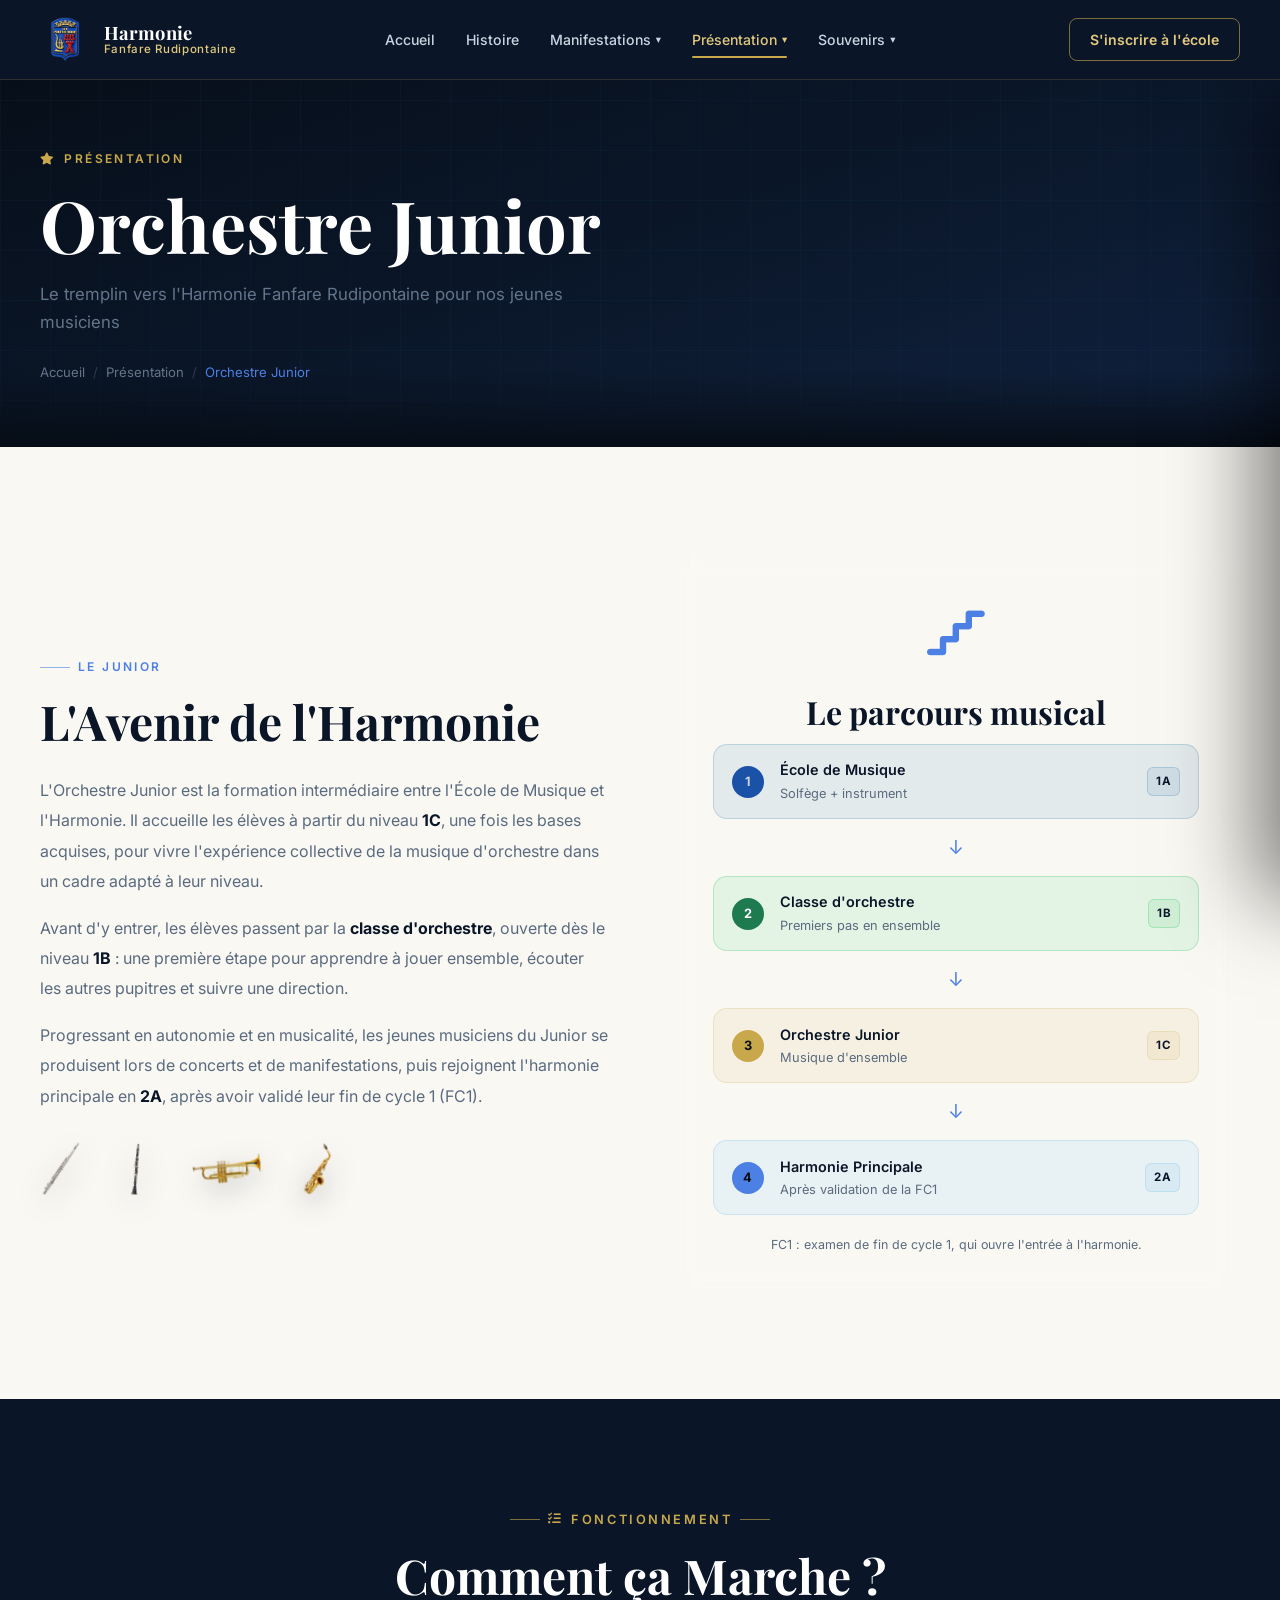
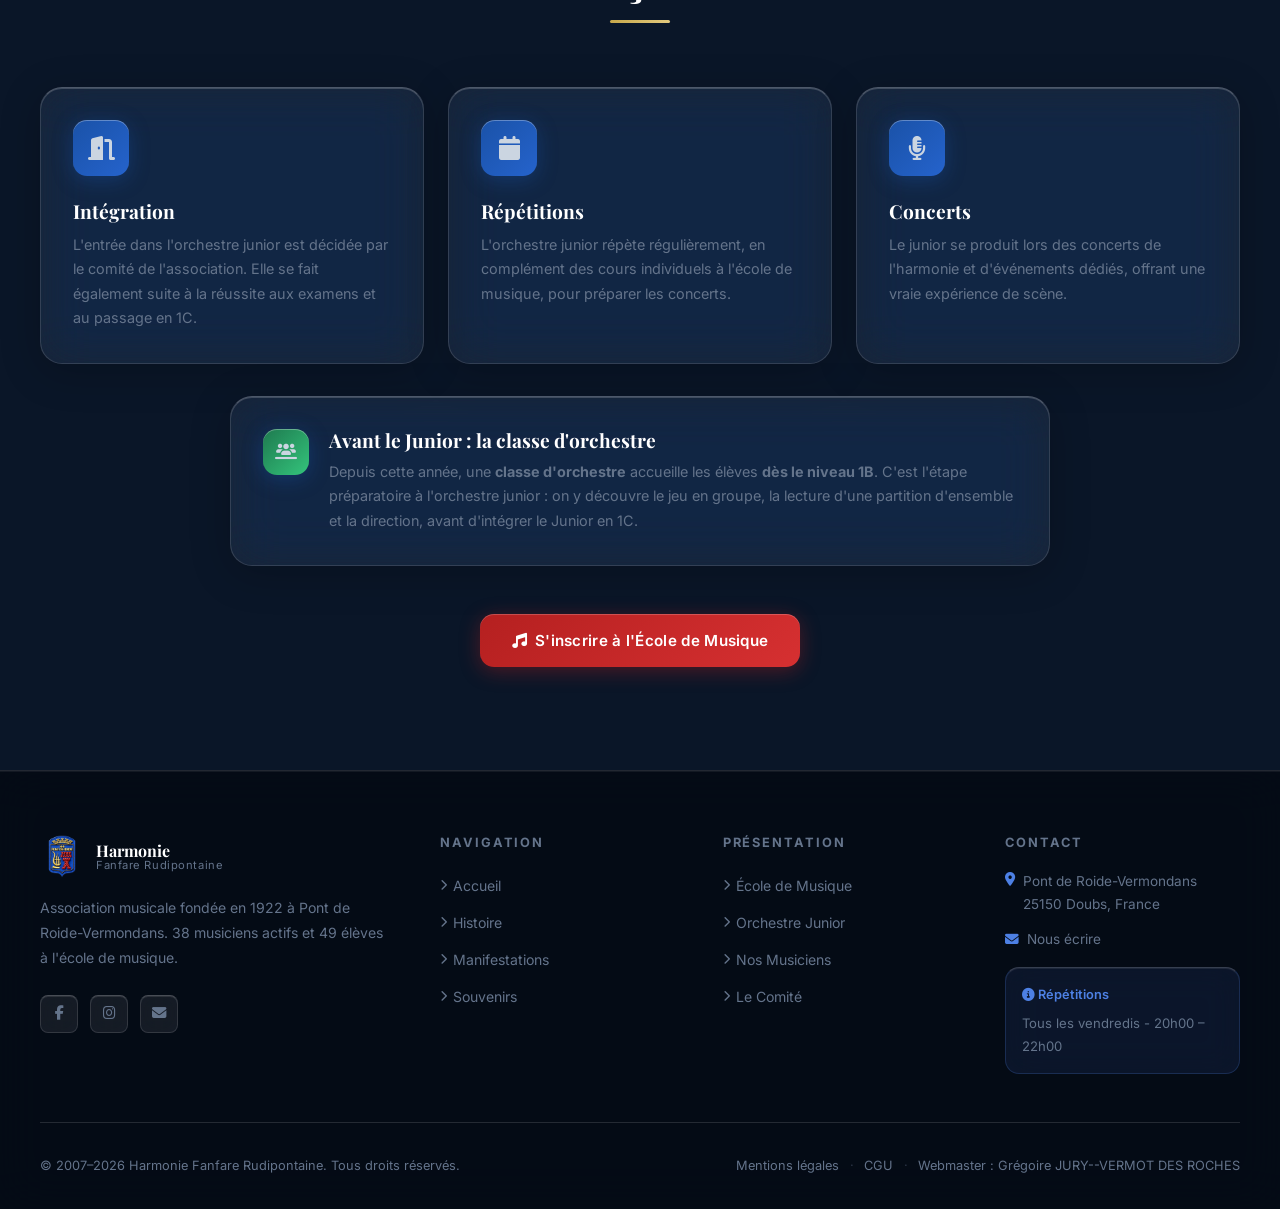
<file: orchestre-junior.html>
<!DOCTYPE html>
<html lang="fr">
<head>
  <meta charset="UTF-8">
  <meta name="viewport" content="width=device-width, initial-scale=1.0">
  <title>Orchestre Junior - Harmonie Fanfare Rudipontaine</title>
  <link rel="preconnect" href="https://fonts.googleapis.com">
  <link rel="preconnect" href="https://fonts.gstatic.com" crossorigin>
  <link href="https://fonts.googleapis.com/css2?family=Inter:wght@300;400;500;600;700;800&family=Playfair+Display:ital,wght@0,700;0,800;1,700&display=swap" rel="stylesheet">
  <link rel="stylesheet" href="https://cdnjs.cloudflare.com/ajax/libs/font-awesome/6.5.0/css/all.min.css">
  <link rel="icon" type="image/png" href="images/logo3d2.png">
  <link rel="apple-touch-icon" href="images/logo3d2.png">
  <link rel="stylesheet" href="css/style.css">
</head>
<body>

<script src="js/nav-component.js"></script>

<section class="page-header">
  <div class="container">
    <div class="page-header-content">
      <div class="eyebrow"><i class="fa-solid fa-star"></i> Présentation</div>
      <h1>Orchestre Junior</h1>
      <p style="color:var(--c-text-muted);max-width:600px;margin-top:.75rem;font-size:1.05rem">
        Le tremplin vers l'Harmonie Fanfare Rudipontaine pour nos jeunes musiciens
      </p>
      <div class="breadcrumb">
        <a href="index.html">Accueil</a>
        <span class="sep">/</span>
        <span>Présentation</span>
        <span class="sep">/</span>
        <span style="color:var(--c-accent)">Orchestre Junior</span>
      </div>
    </div>
  </div>
</section>

<section class="section section-light">
  <div class="container">
    <div class="grid-2" style="gap:clamp(2rem,5vw,5rem);align-items:center">
      <div data-aos="fade-right">
        <div class="eyebrow" style="display:inline-flex;align-items:center;gap:.5rem;font-size:.75rem;font-weight:600;letter-spacing:.2em;text-transform:uppercase;color:var(--c-accent);margin-bottom:1rem">
          <span style="display:block;width:30px;height:1px;background:var(--c-accent);opacity:.6"></span>
          Le Junior
        </div>
        <h2 style="margin-bottom:1.5rem">L'Avenir de l'Harmonie</h2>
        <p style="color:var(--c-text-muted);line-height:1.9">
          L'Orchestre Junior est la formation intermédiaire entre l'École de Musique et
          l'Harmonie. Il accueille les élèves à partir du niveau <strong>1C</strong>, une fois
          les bases acquises, pour vivre l'expérience collective de la musique d'orchestre
          dans un cadre adapté à leur niveau.
        </p>
        <p style="color:var(--c-text-muted);line-height:1.9">
          Avant d'y entrer, les élèves passent par la <strong>classe d'orchestre</strong>,
          ouverte dès le niveau <strong>1B</strong> : une première étape pour apprendre à
          jouer ensemble, écouter les autres pupitres et suivre une direction.
        </p>
        <p style="color:var(--c-text-muted);line-height:1.9">
          Progressant en autonomie et en musicalité, les jeunes musiciens du Junior
          se produisent lors de concerts et de manifestations, puis rejoignent l'harmonie
          principale en <strong>2A</strong>, après avoir validé leur fin de cycle 1 (FC1).
        </p>
        <div class="instr-strip" aria-hidden="true" style="justify-content:flex-start;margin-top:2rem">
          <img src="images/instruments/flute.png" alt="" loading="lazy">
          <img src="images/instruments/clarinette.png" alt="" loading="lazy">
          <img src="images/instruments/trompette.png" alt="" loading="lazy">
          <img src="images/instruments/saxophone.png" alt="" loading="lazy">
        </div>
      </div>
      <div data-aos="fade-left">
        <div style="background:var(--c-glass);border:1px solid var(--c-border);border-radius:var(--radius-xl);padding:2.5rem;text-align:center;backdrop-filter:blur(12px)">
          <div style="font-size:3.2rem;margin-bottom:1rem;color:var(--c-accent)"><i class="fa-solid fa-stairs" aria-hidden="true"></i></div>
          <h3 style="margin-bottom:.75rem">Le parcours musical</h3>
          <div style="display:flex;flex-direction:column;gap:.75rem;text-align:left">
            <div style="display:flex;align-items:center;gap:1rem;padding:.85rem 1.1rem;background:rgba(29,111,164,0.1);border-radius:var(--radius-md);border:1px solid rgba(29,111,164,0.2)">
              <span style="width:32px;height:32px;border-radius:50%;background:var(--c-blue);display:flex;align-items:center;justify-content:center;font-size:.8rem;font-weight:700;flex-shrink:0">1</span>
              <div style="flex:1"><div style="font-weight:600;color:var(--c-white);font-size:.9rem">École de Musique</div><div style="font-size:.8rem;color:var(--c-text-muted)">Solfège + instrument</div></div>
              <span style="flex-shrink:0;font-size:.72rem;font-weight:700;letter-spacing:.06em;padding:.25rem .5rem;border-radius:6px;background:rgba(29,111,164,0.1);border:1px solid rgba(29,111,164,0.2);color:var(--c-white)">1A</span>
            </div>
            <div style="display:flex;justify-content:center;color:var(--c-accent);font-size:1.2rem">↓</div>
            <div style="display:flex;align-items:center;gap:1rem;padding:.85rem 1.1rem;background:rgba(34,197,94,0.1);border-radius:var(--radius-md);border:1px solid rgba(34,197,94,0.25)">
              <span style="width:32px;height:32px;border-radius:50%;background:#1e7a4f;display:flex;align-items:center;justify-content:center;font-size:.8rem;font-weight:700;color:#fff;flex-shrink:0">2</span>
              <div style="flex:1"><div style="font-weight:600;color:var(--c-white);font-size:.9rem">Classe d'orchestre</div><div style="font-size:.8rem;color:var(--c-text-muted)">Premiers pas en ensemble</div></div>
              <span style="flex-shrink:0;font-size:.72rem;font-weight:700;letter-spacing:.06em;padding:.25rem .5rem;border-radius:6px;background:rgba(34,197,94,0.1);border:1px solid rgba(34,197,94,0.25);color:var(--c-white)">1B</span>
            </div>
            <div style="display:flex;justify-content:center;color:var(--c-accent);font-size:1.2rem">↓</div>
            <div style="display:flex;align-items:center;gap:1rem;padding:.85rem 1.1rem;background:rgba(200,168,75,0.1);border-radius:var(--radius-md);border:1px solid rgba(200,168,75,0.2)">
              <span style="width:32px;height:32px;border-radius:50%;background:var(--c-gold);display:flex;align-items:center;justify-content:center;font-size:.8rem;font-weight:700;color:var(--c-dark);flex-shrink:0">3</span>
              <div style="flex:1"><div style="font-weight:600;color:var(--c-white);font-size:.9rem">Orchestre Junior</div><div style="font-size:.8rem;color:var(--c-text-muted)">Musique d'ensemble</div></div>
              <span style="flex-shrink:0;font-size:.72rem;font-weight:700;letter-spacing:.06em;padding:.25rem .5rem;border-radius:6px;background:rgba(200,168,75,0.1);border:1px solid rgba(200,168,75,0.2);color:var(--c-white)">1C</span>
            </div>
            <div style="display:flex;justify-content:center;color:var(--c-accent);font-size:1.2rem">↓</div>
            <div style="display:flex;align-items:center;gap:1rem;padding:.85rem 1.1rem;background:rgba(79,179,232,0.1);border-radius:var(--radius-md);border:1px solid rgba(79,179,232,0.2)">
              <span style="width:32px;height:32px;border-radius:50%;background:var(--c-accent);display:flex;align-items:center;justify-content:center;font-size:.8rem;font-weight:700;color:var(--c-dark);flex-shrink:0">4</span>
              <div style="flex:1"><div style="font-weight:600;color:var(--c-white);font-size:.9rem">Harmonie Principale</div><div style="font-size:.8rem;color:var(--c-text-muted)">Après validation de la FC1</div></div>
              <span style="flex-shrink:0;font-size:.72rem;font-weight:700;letter-spacing:.06em;padding:.25rem .5rem;border-radius:6px;background:rgba(79,179,232,0.1);border:1px solid rgba(79,179,232,0.2);color:var(--c-white)">2A</span>
            </div>
          </div>
          <p style="margin:1.25rem 0 0;font-size:.78rem;color:var(--c-text-muted);line-height:1.6">
            FC1 : examen de fin de cycle 1, qui ouvre l'entrée à l'harmonie.
          </p>
        </div>
      </div>
    </div>
  </div>
</section>

<section class="section" style="background:var(--c-navy)">
  <div class="container">
    <div class="section-header" data-aos>
      <div class="eyebrow"><i class="fa-solid fa-list-check"></i> Fonctionnement</div>
      <h2>Comment ça Marche ?</h2>
      <div class="divider"></div>
    </div>
    <div class="grid-3" style="gap:1.5rem">
      <div class="card" data-aos data-aos-delay="100">
        <div class="card-icon"><i class="fa-solid fa-door-open"></i></div>
        <h4 style="margin-bottom:.6rem">Intégration</h4>
        <p style="color:var(--c-text-muted);font-size:.9rem;margin:0">L'entrée dans l'orchestre junior est décidée par le comité de l'association. Elle se fait également suite à la réussite aux examens et au passage en 1C.</p>
      </div>
      <div class="card" data-aos data-aos-delay="200">
        <div class="card-icon"><i class="fa-solid fa-calendar"></i></div>
        <h4 style="margin-bottom:.6rem">Répétitions</h4>
        <p style="color:var(--c-text-muted);font-size:.9rem;margin:0">L'orchestre junior répète régulièrement, en complément des cours individuels à l'école de musique, pour préparer les concerts.</p>
      </div>
      <div class="card" data-aos data-aos-delay="300">
        <div class="card-icon"><i class="fa-solid fa-microphone-lines"></i></div>
        <h4 style="margin-bottom:.6rem">Concerts</h4>
        <p style="color:var(--c-text-muted);font-size:.9rem;margin:0">Le junior se produit lors des concerts de l'harmonie et d'événements dédiés, offrant une vraie expérience de scène.</p>
      </div>
    </div>
    <div class="card" style="margin-top:2rem;display:flex;gap:1.25rem;align-items:flex-start;max-width:820px;margin-left:auto;margin-right:auto" data-aos>
      <div class="card-icon" style="margin:0;width:46px;height:46px;font-size:1.1rem;flex-shrink:0;background:linear-gradient(135deg,#1e7a4f,#34c47c)"><i class="fa-solid fa-users-line"></i></div>
      <div>
        <h4 style="margin-bottom:.5rem">Avant le Junior : la classe d'orchestre</h4>
        <p style="color:var(--c-text-muted);font-size:.9rem;margin:0">
          Depuis cette année, une <strong>classe d'orchestre</strong> accueille les élèves
          <strong>dès le niveau 1B</strong>. C'est l'étape préparatoire à l'orchestre junior :
          on y découvre le jeu en groupe, la lecture d'une partition d'ensemble et la direction,
          avant d'intégrer le Junior en 1C.
        </p>
      </div>
    </div>

    <div style="text-align:center;margin-top:3rem" data-aos>
      <a href="ecole-musique.html" class="btn btn-primary">
        <i class="fa-solid fa-music"></i> S'inscrire à l'École de Musique
      </a>
    </div>
  </div>
</section>

<script src="js/main.js"></script>
</body>
</html>
</file>
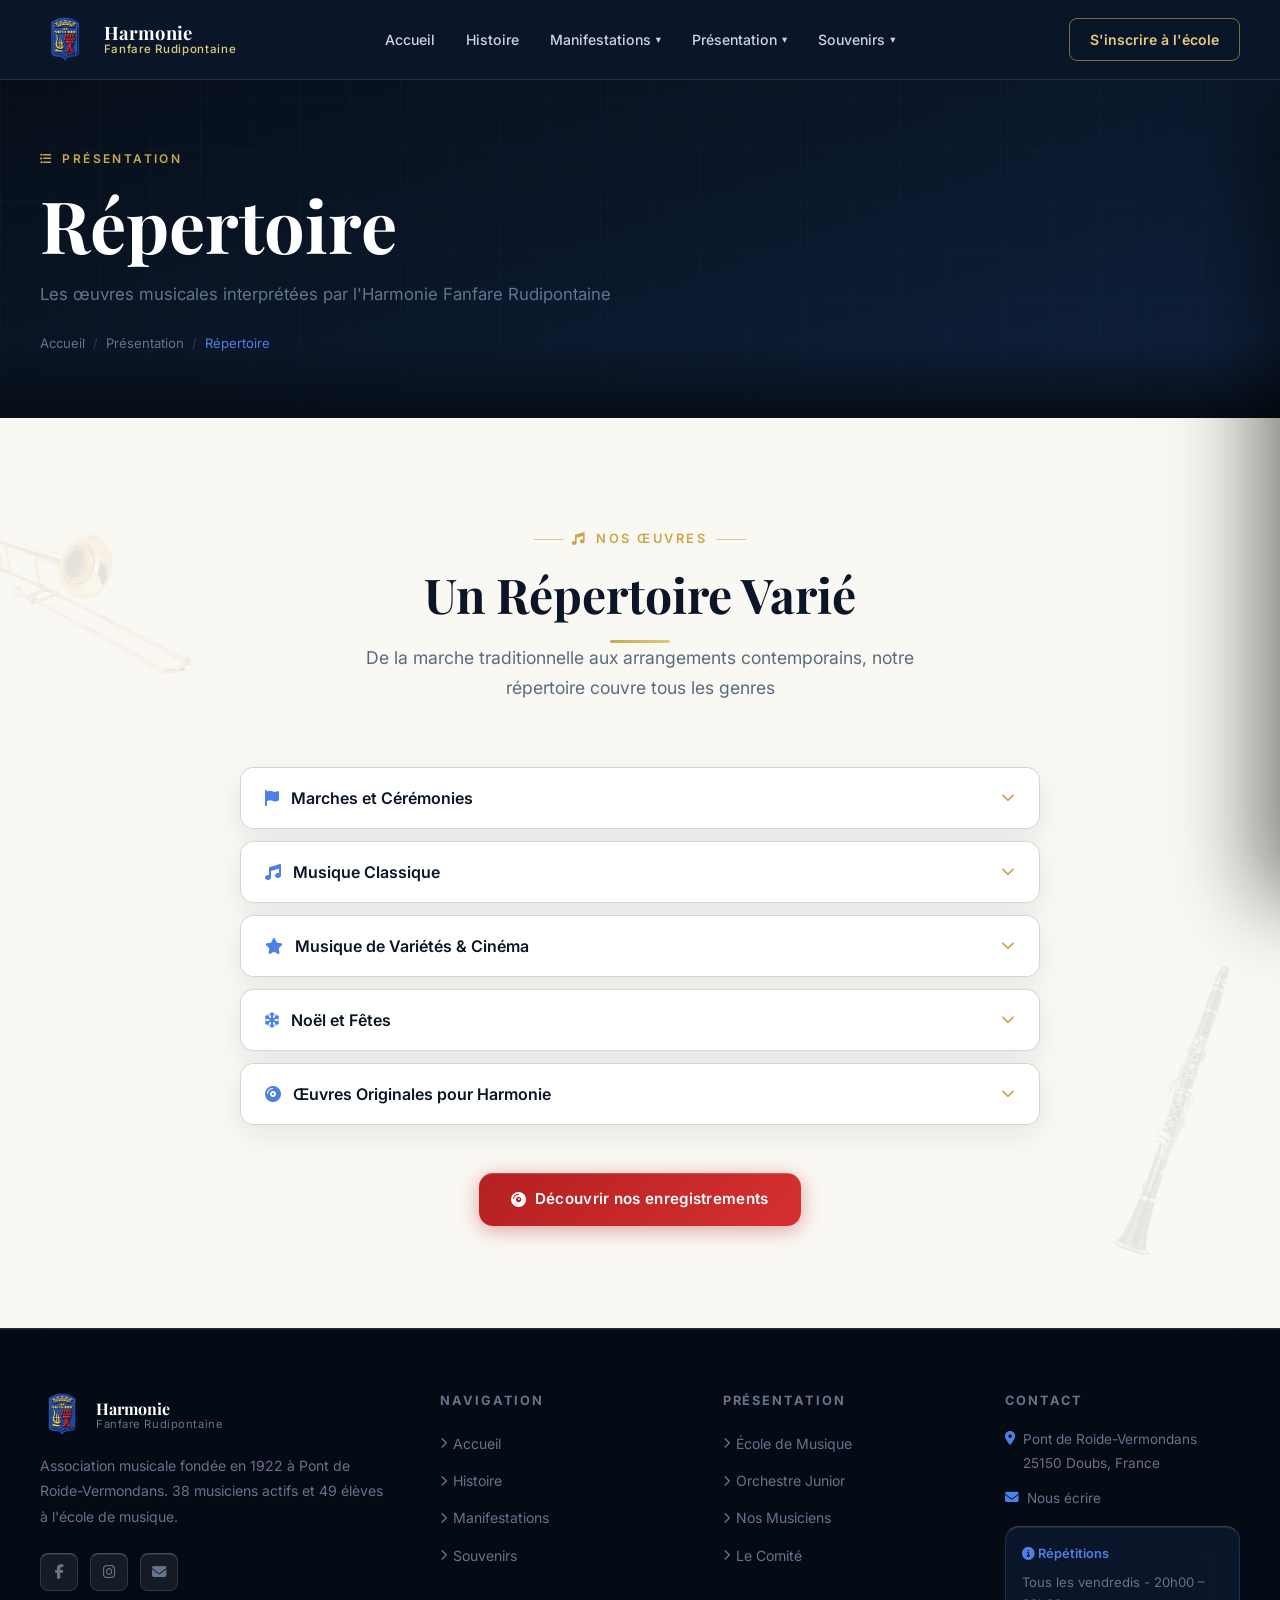
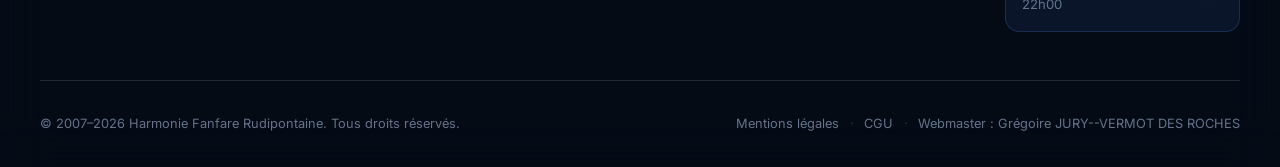
<file: repertoire.html>
<!DOCTYPE html>
<html lang="fr">
<head>
  <meta charset="UTF-8">
  <meta name="viewport" content="width=device-width, initial-scale=1.0">
  <title>Répertoire - Harmonie Fanfare Rudipontaine</title>
  <link rel="preconnect" href="https://fonts.googleapis.com">
  <link rel="preconnect" href="https://fonts.gstatic.com" crossorigin>
  <link href="https://fonts.googleapis.com/css2?family=Inter:wght@300;400;500;600;700;800&family=Playfair+Display:ital,wght@0,700;0,800;1,700&display=swap" rel="stylesheet">
  <link rel="stylesheet" href="https://cdnjs.cloudflare.com/ajax/libs/font-awesome/6.5.0/css/all.min.css">
  <link rel="icon" type="image/png" href="images/logo3d2.png">
  <link rel="apple-touch-icon" href="images/logo3d2.png">
  <link rel="stylesheet" href="css/style.css">
</head>
<body>

<script src="js/nav-component.js"></script>

<section class="page-header">
  <div class="container">
    <div class="page-header-content">
      <div class="eyebrow"><i class="fa-solid fa-list-ul"></i> Présentation</div>
      <h1>Répertoire</h1>
      <p style="color:var(--c-text-muted);max-width:600px;margin-top:.75rem;font-size:1.05rem">
        Les œuvres musicales interprétées par l'Harmonie Fanfare Rudipontaine
      </p>
      <div class="breadcrumb">
        <a href="index.html">Accueil</a>
        <span class="sep">/</span>
        <span>Présentation</span>
        <span class="sep">/</span>
        <span style="color:var(--c-accent)">Répertoire</span>
      </div>
    </div>
  </div>
</section>

<section class="section section-light has-instr-deco">
  <img src="images/instruments/trombone.png" alt="" aria-hidden="true" class="instr-deco" style="left:-3%;top:10%;transform:rotate(-15deg)" loading="lazy">
  <img src="images/instruments/clarinette.png" alt="" aria-hidden="true" class="instr-deco" style="right:-2%;bottom:6%;transform:rotate(18deg)" loading="lazy">
  <div class="container">
    <div class="section-header" data-aos>
      <div class="eyebrow"><i class="fa-solid fa-music"></i> Nos Œuvres</div>
      <h2>Un Répertoire Varié</h2>
      <div class="divider"></div>
      <p>De la marche traditionnelle aux arrangements contemporains, notre répertoire couvre tous les genres</p>
    </div>

    <div style="max-width:800px;margin:0 auto">

      <div class="accordion-item" data-aos>
        <button class="accordion-trigger">
          <span style="display:flex;align-items:center;gap:.75rem">
            <i class="fa-solid fa-flag" style="color:var(--c-accent)"></i>
            Marches et Cérémonies
          </span>
          <i class="fa-solid fa-chevron-down icon"></i>
        </button>
        <div class="accordion-body">
          <div class="accordion-body-inner">
            <p>Répertoire indispensable pour les cérémonies patriotiques, défilés et commémorations :</p>
            <ul>
              <li>La Marseillaise</li>
              <li>Le Régiment de Sambre-et-Meuse</li>
              <li>Marche Lorraine</li>
              <li>Père la Victoire</li>
              <li>Les Lanciers de la Reine</li>
              <li>Sans peur et sans reproche</li>
              <li>Marches patriotiques variées</li>
            </ul>
          </div>
        </div>
      </div>

      <div class="accordion-item" data-aos>
        <button class="accordion-trigger">
          <span style="display:flex;align-items:center;gap:.75rem">
            <i class="fa-solid fa-music" style="color:var(--c-accent)"></i>
            Musique Classique
          </span>
          <i class="fa-solid fa-chevron-down icon"></i>
        </button>
        <div class="accordion-body">
          <div class="accordion-body-inner">
            <p>Arrangements d'œuvres du répertoire classique adaptées pour harmonie :</p>
            <ul>
              <li>Ouvertures et symphonies de Beethoven, Mozart, Brahms</li>
              <li>Suites orchestrales de Bach</li>
              <li>Danses slaves de Dvořák</li>
              <li>Œuvres de Verdi, Bizet, Rossini</li>
              <li>Pièces de concerts pour solistes</li>
            </ul>
          </div>
        </div>
      </div>

      <div class="accordion-item" data-aos>
        <button class="accordion-trigger">
          <span style="display:flex;align-items:center;gap:.75rem">
            <i class="fa-solid fa-star" style="color:var(--c-accent)"></i>
            Musique de Variétés & Cinéma
          </span>
          <i class="fa-solid fa-chevron-down icon"></i>
        </button>
        <div class="accordion-body">
          <div class="accordion-body-inner">
            <p>Arrangements populaires appréciés du grand public :</p>
            <ul>
              <li>Medleys de chansons françaises (Piaf, Brel, Brassens...)</li>
              <li>Musiques de films (Star Wars, James Bond, Indiana Jones...)</li>
              <li>Arrangements de comédies musicales</li>
              <li>Hymnes et fanfares sportives</li>
              <li>Medleys de variétés internationales</li>
            </ul>
          </div>
        </div>
      </div>

      <div class="accordion-item" data-aos>
        <button class="accordion-trigger">
          <span style="display:flex;align-items:center;gap:.75rem">
            <i class="fa-solid fa-snowflake" style="color:var(--c-accent)"></i>
            Noël et Fêtes
          </span>
          <i class="fa-solid fa-chevron-down icon"></i>
        </button>
        <div class="accordion-body">
          <div class="accordion-body-inner">
            <p>Programme spécial pour les concerts de Noël :</p>
            <ul>
              <li>Cantiques et chants de Noël traditionnels</li>
              <li>Arrangements festifs contemporains</li>
              <li>Medleys de chants de l'Avent</li>
              <li>Fanfares et pièces d'ambiance hivernale</li>
            </ul>
          </div>
        </div>
      </div>

      <div class="accordion-item" data-aos>
        <button class="accordion-trigger">
          <span style="display:flex;align-items:center;gap:.75rem">
            <i class="fa-solid fa-compact-disc" style="color:var(--c-accent)"></i>
            Œuvres Originales pour Harmonie
          </span>
          <i class="fa-solid fa-chevron-down icon"></i>
        </button>
        <div class="accordion-body">
          <div class="accordion-body-inner">
            <p>Compositions originales écrites spécifiquement pour orchestre d'harmonie :</p>
            <ul>
              <li>Œuvres contemporaines pour harmonie</li>
              <li>Pièces de concours fédéraux</li>
              <li>Compositions de compositeurs régionaux</li>
              <li>Premières et créations</li>
            </ul>
          </div>
        </div>
      </div>

    </div>

    <div style="text-align:center;margin-top:3rem" data-aos>
      <a href="cds.html" class="btn btn-primary">
        <i class="fa-solid fa-compact-disc"></i> Découvrir nos enregistrements
      </a>
    </div>
  </div>
</section>

<script src="js/main.js"></script>
</body>
</html>
</file>
<file: css/style.css>
/* ============================================================
   Harmonie Fanfare Rudipontaine - Design System
   ============================================================ */

/* ── Variables ── */
:root {
  --c-dark:        #060D16;
  --c-navy:        #0A1628;
  --c-navy-mid:    #112240;
  --c-navy-light:  #1E3A5F;
  --c-blue:        #1A52A8;
  --c-blue-light:  #2563CC;
  --c-accent:      #4D80E4;
  --c-gold:        #C8A84B;
  --c-gold-light:  #E2C97E;
  --c-crimson:     #B52020;
  --c-crimson-light: #D63031;
  --c-white:       #FFFFFF;
  --c-off-white:   #EEF2F7;
  --c-text:        #CBD5E1;
  --c-text-muted:  #64748B;
  --c-border:           rgba(255,255,255,0.13);
  --c-glass:            rgba(255,255,255,0.065);
  --c-glass-hover:      rgba(255,255,255,0.12);
  --c-glass-border:     rgba(255,255,255,0.18);
  --c-glass-highlight:  rgba(255,255,255,0.24);

  --radius-sm:  8px;
  --radius-md:  14px;
  --radius-lg:  22px;
  --radius-xl:  34px;

  --shadow-sm:   0 2px 10px rgba(0,0,0,0.18);
  --shadow-md:   0 8px 32px rgba(0,0,0,0.28);
  --shadow-lg:   0 20px 64px rgba(0,0,0,0.38);
  --shadow-glow: 0 0 48px rgba(200,168,75,0.2);
  --shadow-glass: 0 8px 40px rgba(0,0,0,0.22), inset 0 1px 0 rgba(255,255,255,0.18);
  --shadow-glass-hover: 0 20px 60px rgba(0,0,0,0.32), inset 0 1px 0 rgba(255,255,255,0.25);

  --transition: 0.3s cubic-bezier(0.4,0,0.2,1);
  --transition-slow: 0.6s cubic-bezier(0.4,0,0.2,1);
  --transition-spring: 0.5s cubic-bezier(0.34,1.56,0.64,1);
  --transition-glass: 0.4s cubic-bezier(0.4,0,0.2,1);

  --font-sans: 'Inter', system-ui, -apple-system, sans-serif;
  --font-display: 'Playfair Display', Georgia, serif;

  --nav-h: 80px;
}

/* ── Reset & Base ── */
*, *::before, *::after { box-sizing: border-box; margin: 0; padding: 0; }

html {
  scroll-behavior: smooth;
  font-size: 16px;
}

body {
  font-family: var(--font-sans);
  background: var(--c-dark);
  color: var(--c-text);
  line-height: 1.7;
  overflow-x: hidden;
}

/* Ambient glow layer derrière tout le contenu */
body::before {
  content: '';
  position: fixed;
  inset: 0;
  z-index: -1;
  background:
    radial-gradient(ellipse 60% 40% at 15% 20%, rgba(77,128,228,0.07) 0%, transparent 70%),
    radial-gradient(ellipse 50% 35% at 85% 75%, rgba(200,168,75,0.06) 0%, transparent 65%),
    radial-gradient(ellipse 40% 50% at 50% 50%, rgba(29,111,164,0.04) 0%, transparent 80%);
  pointer-events: none;
}

img { max-width: 100%; display: block; }
a { color: inherit; text-decoration: none; }
ul, ol { list-style: none; }

/* ── Typography ── */
h1,h2,h3,h4,h5 {
  font-family: var(--font-display);
  color: var(--c-white);
  line-height: 1.2;
}

h1 { font-size: clamp(2.4rem, 6vw, 4.5rem); }
h2 { font-size: clamp(1.8rem, 4vw, 3rem); }
h3 { font-size: clamp(1.3rem, 3vw, 2rem); }
h4 { font-size: 1.2rem; }

p { margin-bottom: 1rem; }

.text-accent   { color: var(--c-accent); }
.text-gold     { color: var(--c-gold); }
.text-muted    { color: var(--c-text-muted); }
.text-white    { color: var(--c-white); }
.text-center   { text-align: center; }

/* ── Layout ── */
.container {
  width: 100%;
  max-width: 1280px;
  margin: 0 auto;
  padding: 0 clamp(1rem, 4vw, 2.5rem);
}

.section {
  padding: clamp(4rem, 8vw, 8rem) 0;
}

.section-sm {
  padding: clamp(2rem, 4vw, 4rem) 0;
}

.grid-2 { display: grid; grid-template-columns: repeat(2, 1fr); gap: 2rem; }
.grid-3 { display: grid; grid-template-columns: repeat(3, 1fr); gap: 2rem; }
.grid-4 { display: grid; grid-template-columns: repeat(4, 1fr); gap: 1.5rem; }

@media(max-width:1024px) { .grid-4 { grid-template-columns: repeat(2,1fr); } }
@media(max-width:768px)  {
  .grid-2, .grid-3, .grid-4 { grid-template-columns: 1fr; }
}

.flex        { display: flex; }
.flex-center { display: flex; align-items: center; justify-content: center; }
.flex-between { display: flex; align-items: center; justify-content: space-between; }
.flex-col    { flex-direction: column; }
.gap-1       { gap: 0.5rem; }
.gap-2       { gap: 1rem; }
.gap-3       { gap: 1.5rem; }
.gap-4       { gap: 2rem; }

/* ── Section Headers ── */
.section-header {
  text-align: center;
  margin-bottom: clamp(2.5rem, 5vw, 4rem);
}

.section-header .eyebrow {
  display: inline-flex;
  align-items: center;
  gap: 0.5rem;
  font-size: 0.8rem;
  font-weight: 600;
  letter-spacing: 0.2em;
  text-transform: uppercase;
  color: var(--c-gold);
  margin-bottom: 1rem;
}

.section-header .eyebrow::before,
.section-header .eyebrow::after {
  content: '';
  display: block;
  width: 30px;
  height: 1px;
  background: var(--c-gold);
  opacity: 0.6;
}

.section-header h2 { margin-bottom: 1rem; }

.section-header p {
  font-size: 1.1rem;
  color: var(--c-text-muted);
  max-width: 600px;
  margin: 0 auto;
}

/* ── Divider ── */
.divider {
  width: 60px;
  height: 3px;
  background: linear-gradient(90deg, var(--c-gold), var(--c-gold-light));
  border-radius: 2px;
  margin: 1rem auto 0;
}

/* ── Buttons ── */
.btn {
  display: inline-flex;
  align-items: center;
  gap: 0.5rem;
  padding: 0.85rem 2rem;
  border-radius: var(--radius-md);
  font-size: 0.95rem;
  font-weight: 600;
  letter-spacing: 0.02em;
  cursor: pointer;
  border: none;
  transition: transform var(--transition-spring), box-shadow var(--transition), background var(--transition);
  font-family: var(--font-sans);
  white-space: nowrap;
  position: relative;
  overflow: hidden;
}

/* Shimmer sweep on hover */
.btn::after {
  content: '';
  position: absolute;
  inset: 0;
  background: linear-gradient(105deg, transparent 30%, rgba(255,255,255,0.28) 50%, transparent 70%);
  transform: translateX(-100%) skewX(-15deg);
  transition: none;
  pointer-events: none;
}
.btn:hover::after {
  animation: btn-shimmer 0.55s ease forwards;
}

.btn-primary {
  background: linear-gradient(135deg, var(--c-crimson), var(--c-crimson-light));
  color: var(--c-white);
  box-shadow: 0 4px 20px rgba(181,32,32,0.4), inset 0 1px 0 rgba(255,255,255,0.2);
}
.btn-primary:hover {
  transform: translateY(-3px) scale(1.02);
  box-shadow: 0 12px 36px rgba(181,32,32,0.55), inset 0 1px 0 rgba(255,255,255,0.25);
  background: linear-gradient(135deg, var(--c-crimson-light), #e84040);
}

.btn-outline {
  background: rgba(255,255,255,0.07);
  color: var(--c-white);
  border: 1px solid rgba(255,255,255,0.25);
  backdrop-filter: blur(16px) saturate(1.5);
  -webkit-backdrop-filter: blur(16px) saturate(1.5);
  box-shadow: inset 0 1px 0 rgba(255,255,255,0.18), 0 4px 16px rgba(0,0,0,0.2);
}
.btn-outline:hover {
  background: rgba(255,255,255,0.14);
  border-color: rgba(255,255,255,0.4);
  color: var(--c-white);
  transform: translateY(-3px) scale(1.02);
  box-shadow: inset 0 1px 0 rgba(255,255,255,0.28), 0 12px 32px rgba(0,0,0,0.3);
}

.btn-gold {
  background: linear-gradient(135deg, var(--c-gold), var(--c-gold-light));
  color: var(--c-dark);
  font-weight: 700;
  box-shadow: 0 4px 20px rgba(200,168,75,0.35), inset 0 1px 0 rgba(255,255,255,0.4);
}
.btn-gold:hover {
  transform: translateY(-3px) scale(1.02);
  box-shadow: 0 12px 36px rgba(200,168,75,0.55), inset 0 1px 0 rgba(255,255,255,0.5);
}

.btn-blue {
  background: linear-gradient(135deg, var(--c-blue), var(--c-blue-light));
  color: var(--c-white);
  box-shadow: 0 4px 20px rgba(26,82,168,0.45), inset 0 1px 0 rgba(255,255,255,0.2);
  border: 1px solid rgba(37,99,204,0.4);
}
.btn-blue:hover {
  transform: translateY(-3px) scale(1.02);
  box-shadow: 0 12px 36px rgba(26,82,168,0.6), inset 0 1px 0 rgba(255,255,255,0.28);
  background: linear-gradient(135deg, var(--c-blue-light), #3b7aee);
}

.btn-sm { padding: 0.6rem 1.3rem; font-size: 0.85rem; }
.btn-lg { padding: 1.1rem 2.5rem; font-size: 1.05rem; }

/* ── Cards ── */
.card {
  background: var(--c-glass);
  border: 1px solid var(--c-border);
  border-top: 1px solid var(--c-glass-highlight);
  border-radius: var(--radius-lg);
  padding: 2rem;
  transition: transform var(--transition-spring), box-shadow var(--transition-glass), background var(--transition-glass), border-color var(--transition-glass);
  backdrop-filter: blur(24px) saturate(1.8);
  -webkit-backdrop-filter: blur(24px) saturate(1.8);
  box-shadow: var(--shadow-glass);
}

.card:hover {
  background: var(--c-glass-hover);
  border-color: rgba(200,168,75,0.25);
  border-top-color: rgba(255,255,255,0.32);
  transform: translateY(-6px);
  box-shadow: var(--shadow-glass-hover), 0 0 48px rgba(200,168,75,0.1);
}

.card-icon {
  width: 56px;
  height: 56px;
  border-radius: var(--radius-md);
  background: linear-gradient(135deg, var(--c-blue), var(--c-blue-light));
  display: flex;
  align-items: center;
  justify-content: center;
  font-size: 1.5rem;
  margin-bottom: 1.5rem;
  flex-shrink: 0;
  box-shadow: 0 4px 20px rgba(26,82,168,0.4), inset 0 1px 0 rgba(255,255,255,0.3);
  transition: transform var(--transition-spring), box-shadow var(--transition);
}
.card:hover .card-icon {
  transform: scale(1.1) rotate(3deg);
  box-shadow: 0 8px 32px rgba(26,82,168,0.6), inset 0 1px 0 rgba(255,255,255,0.4);
}

/* ── Tags / Badges ── */
.badge {
  display: inline-flex;
  align-items: center;
  gap: 0.3rem;
  padding: 0.3rem 0.8rem;
  border-radius: 100px;
  font-size: 0.75rem;
  font-weight: 600;
  letter-spacing: 0.05em;
}

.badge-blue  { background: rgba(77,128,228,0.15); color: var(--c-accent); border: 1px solid rgba(77,128,228,0.3); backdrop-filter: blur(8px); }
.badge-gold  { background: rgba(200,168,75,0.15); color: var(--c-gold-light); border: 1px solid rgba(200,168,75,0.35); backdrop-filter: blur(8px); }
.badge-green { background: rgba(34,197,94,0.12); color: #4ade80; border: 1px solid rgba(34,197,94,0.28); backdrop-filter: blur(8px); }
.badge-red   { background: rgba(181,32,32,0.15); color: #e87e7e; border: 1px solid rgba(181,32,32,0.32); backdrop-filter: blur(8px); }

/* ── Navigation ── */
.navbar {
  position: fixed;
  top: 0;
  left: 0;
  right: 0;
  z-index: 1000;
  height: var(--nav-h);
  display: flex;
  align-items: center;
  background: #0A1628;
  border-bottom: 1px solid rgba(200,168,75,0.18);
  transition: height var(--transition-glass), background var(--transition-glass), border-color var(--transition-glass), box-shadow var(--transition-glass), backdrop-filter var(--transition-glass);
  animation: nav-drop 0.6s cubic-bezier(0.22,1,0.36,1) both;
}

/* Au scroll : barre compacte, fond translucide flouté, ombre portée */
.navbar.scrolled {
  background: rgba(8,17,32,0.88);
  backdrop-filter: blur(18px) saturate(1.6);
  -webkit-backdrop-filter: blur(18px) saturate(1.6);
  border-bottom: 1px solid rgba(200,168,75,0.3);
  box-shadow: 0 8px 32px rgba(0,0,0,0.45);
}
@media (min-width: 1025px) {
  .navbar.scrolled { height: calc(var(--nav-h) - 14px); }
}

/* Animation d'entrée : barre qui descend, puis éléments en cascade */
@keyframes nav-drop {
  from { transform: translateY(-100%); opacity: 0; }
  to   { transform: translateY(0); opacity: 1; }
}
@keyframes nav-item-in {
  from { opacity: 0; transform: translateY(-10px); }
  to   { opacity: 1; transform: translateY(0); }
}
.nav-logo { animation: nav-item-in 0.5s ease 0.25s both; }
.nav-menu .nav-item { animation: nav-item-in 0.45s ease both; }
.nav-menu .nav-item:nth-child(1) { animation-delay: 0.32s; }
.nav-menu .nav-item:nth-child(2) { animation-delay: 0.38s; }
.nav-menu .nav-item:nth-child(3) { animation-delay: 0.44s; }
.nav-menu .nav-item:nth-child(4) { animation-delay: 0.50s; }
.nav-menu .nav-item:nth-child(5) { animation-delay: 0.56s; }
.nav-actions { animation: nav-item-in 0.5s ease 0.62s both; }

@media (prefers-reduced-motion: reduce) {
  .navbar, .nav-logo, .nav-menu .nav-item, .nav-actions { animation: none; }
}

.nav-inner {
  display: grid;
  grid-template-columns: 1fr auto 1fr;
  align-items: center;
  width: 100%;
}

.nav-logo {
  display: flex;
  align-items: center;
  gap: 0.85rem;
  justify-self: start;
}
.nav-menu { justify-self: center; }
.nav-actions { justify-self: end; }

.nav-logo-icon {
  width: 50px;
  height: 50px;
  background: linear-gradient(135deg, var(--c-blue), var(--c-accent));
  border-radius: var(--radius-md);
  display: flex;
  align-items: center;
  justify-content: center;
  font-size: 1.3rem;
  flex-shrink: 0;
}

.nav-logo-text {
  display: flex;
  flex-direction: column;
  line-height: 1.1;
}

.nav-logo-text .name {
  font-family: var(--font-display);
  font-size: 1.15rem;
  font-weight: 700;
  color: var(--c-white);
  letter-spacing: 0.01em;
}

.nav-logo-text .sub {
  font-size: 0.72rem;
  color: var(--c-gold-light);
  letter-spacing: 0.06em;
  font-weight: 500;
}

.nav-menu {
  display: flex;
  align-items: center;
  gap: 0.25rem;
}

.nav-item {
  position: relative;
}

.nav-link {
  display: flex;
  align-items: center;
  gap: 0.3rem;
  padding: 0.5rem 0.85rem;
  border-radius: var(--radius-sm);
  font-size: 0.88rem;
  font-weight: 500;
  color: var(--c-text);
  transition: var(--transition);
  cursor: pointer;
}

.nav-link:hover {
  color: var(--c-white);
  background: rgba(255,255,255,0.08);
}

.nav-menu .nav-link.active {
  position: relative;
  color: var(--c-gold-light);
  background: transparent;
  box-shadow: none;
}
.nav-menu .nav-link.active::after {
  content: '';
  position: absolute;
  left: 0.85rem;
  right: 0.85rem;
  bottom: 0.1rem;
  height: 2px;
  border-radius: 2px;
  background: var(--c-gold);
}

.nav-link .arrow {
  font-size: 0.65rem;
  transition: transform var(--transition);
}

.nav-item.dropdown-open .arrow { transform: rotate(180deg); }

/* Dropdown */
.nav-dropdown {
  position: absolute;
  top: calc(100% + 8px);
  left: 50%;
  transform: translateX(-50%) translateY(-6px) scale(0.97);
  min-width: 220px;
  background: rgba(12,22,44,0.78);
  backdrop-filter: blur(40px) saturate(2);
  -webkit-backdrop-filter: blur(40px) saturate(2);
  border: 1px solid rgba(255,255,255,0.14);
  border-top: 1px solid rgba(255,255,255,0.24);
  border-radius: var(--radius-md);
  padding: 0.5rem;
  opacity: 0;
  pointer-events: none;
  transition: opacity 0.22s ease, transform 0.22s cubic-bezier(0.34,1.56,0.64,1);
  box-shadow: 0 24px 64px rgba(0,0,0,0.45), inset 0 1px 0 rgba(255,255,255,0.18);
}

.nav-item.dropdown-open .nav-dropdown {
  opacity: 1;
  pointer-events: auto;
  transform: translateX(-50%) translateY(0) scale(1);
}

.nav-dropdown a {
  display: flex;
  align-items: center;
  gap: 0.6rem;
  border-radius: var(--radius-sm);
  padding: 0.6rem 0.9rem;
  border-radius: var(--radius-sm);
  font-size: 0.87rem;
  color: var(--c-text);
  transition: var(--transition);
}

.nav-dropdown a:hover {
  background: rgba(255,255,255,0.09);
  color: var(--c-gold);
}

.nav-dropdown a i { width: 18px; text-align: center; color: var(--c-gold); font-size: 0.8rem; }

.nav-actions {
  display: flex;
  align-items: center;
  gap: 0.75rem;
}

/* ── Hamburger button ── */
.nav-burger {
  display: none;
  flex-direction: column;
  justify-content: center;
  align-items: center;
  width: 44px;
  height: 44px;
  gap: 5px;
  cursor: pointer;
  border-radius: 12px;
  background: rgba(255,255,255,0.08);
  border: 1px solid rgba(255,255,255,0.14);
  border-top: 1px solid rgba(255,255,255,0.24);
  backdrop-filter: blur(16px);
  transition: background var(--transition), border-color var(--transition), transform var(--transition-spring), box-shadow var(--transition);
  flex-shrink: 0;
  box-shadow: inset 0 1px 0 rgba(255,255,255,0.15), 0 2px 8px rgba(0,0,0,0.2);
}
.nav-burger:hover {
  background: rgba(255,255,255,0.15);
  border-color: rgba(255,255,255,0.28);
  transform: scale(1.05);
  box-shadow: inset 0 1px 0 rgba(255,255,255,0.25), 0 4px 16px rgba(0,0,0,0.3);
}
.nav-burger span {
  display: block;
  height: 2px;
  background: var(--c-white);
  border-radius: 2px;
  transition: transform 0.32s cubic-bezier(0.23,1,0.32,1), opacity 0.22s ease, width 0.22s ease;
  transform-origin: center;
}
.nav-burger span:nth-child(1) { width: 20px; }
.nav-burger span:nth-child(2) { width: 13px; }
.nav-burger span:nth-child(3) { width: 20px; }
.nav-burger.open span:nth-child(1) { transform: rotate(45deg) translate(5px,5px); width: 20px; }
.nav-burger.open span:nth-child(2) { opacity: 0; transform: scaleX(0); }
.nav-burger.open span:nth-child(3) { transform: rotate(-45deg) translate(5px,-5px); width: 20px; }

/* ── Bouton « S'inscrire à l'école » (transparent, contour doré) ── */
.nav-inscription-btn {
  background: transparent;
  color: var(--c-gold-light);
  font-weight: 600;
  padding: 0.55rem 1.25rem;
  border: 1px solid rgba(200,168,75,0.6);
  border-radius: 8px;
  transition: background var(--transition), border-color var(--transition);
}
.nav-inscription-btn:hover {
  color: var(--c-gold-light);
  background: rgba(200,168,75,0.12);
  border-color: var(--c-gold);
}

/* ── Mobile backdrop ── */
.mobile-backdrop {
  position: fixed;
  inset: 0;
  z-index: 998;
  background: rgba(0,0,0,0);
  backdrop-filter: blur(0px);
  -webkit-backdrop-filter: blur(0px);
  pointer-events: none;
  transition: background 0.35s ease, backdrop-filter 0.35s ease;
}
.mobile-backdrop.open {
  background: rgba(0,0,0,0.45);
  backdrop-filter: blur(6px) saturate(0.8);
  -webkit-backdrop-filter: blur(6px) saturate(0.8);
  pointer-events: all;
}

/* ── Mobile nav panel ── */
.mobile-nav {
  position: fixed;
  top: var(--nav-h);
  right: 0;
  bottom: 0;
  z-index: 999;
  width: min(360px, 90vw);
  background: rgba(8,16,34,0.72);
  backdrop-filter: blur(48px) saturate(2.2);
  -webkit-backdrop-filter: blur(48px) saturate(2.2);
  border-left: 1px solid rgba(255,255,255,0.12);
  border-left-top-color: rgba(255,255,255,0.22);
  display: flex;
  flex-direction: column;
  transform: translateX(100%);
  transition: transform 0.42s cubic-bezier(0.23,1,0.32,1);
  box-shadow: -24px 0 80px rgba(0,0,0,0.5), inset 1px 0 0 rgba(255,255,255,0.1);
  overflow: hidden;
}
.mobile-nav.open { transform: translateX(0); }

/* Body */
.mobile-nav-body {
  flex: 1;
  overflow-y: auto;
  padding: 0.5rem 0 0.75rem;
  overscroll-behavior: contain;
  scrollbar-width: none;
}
.mobile-nav-body::-webkit-scrollbar { display: none; }

/* Section labels */
.mobile-nav-section-label {
  font-size: 0.66rem;
  font-weight: 600;
  letter-spacing: 0.13em;
  text-transform: uppercase;
  color: var(--c-text-muted);
  padding: 1rem 1.1rem 0.3rem;
  opacity: 0.55;
}

/* Nav links */
.mobile-nav-link {
  display: flex;
  align-items: center;
  gap: 0.8rem;
  padding: 0.55rem 1.1rem;
  min-height: 50px;
  color: var(--c-text);
  text-decoration: none;
  transition: background 0.15s ease;
}
.mobile-nav-link:hover { background: rgba(255,255,255,0.07); }
.mobile-nav-link:active { background: rgba(255,255,255,0.11); }
.mobile-nav-link.active { background: rgba(255,255,255,0.09); }
.mobile-nav-link.active .mnl-label { color: var(--c-accent); font-weight: 600; }
.mobile-nav-link.active .mnl-arrow { color: var(--c-accent); opacity: 0.7; }

/* Icon chips */
.mnl-icon {
  width: 34px;
  height: 34px;
  border-radius: 9px;
  display: flex;
  align-items: center;
  justify-content: center;
  font-size: 0.82rem;
  flex-shrink: 0;
}
.mnl-blue   { background: rgba(90,180,232,0.18);  color: #6ec3f0; border: 1px solid rgba(90,180,232,0.28); box-shadow: inset 0 1px 0 rgba(255,255,255,0.2); }
.mnl-purple { background: rgba(160,110,240,0.18); color: #c4aaff; border: 1px solid rgba(160,110,240,0.28); box-shadow: inset 0 1px 0 rgba(255,255,255,0.2); }
.mnl-green  { background: rgba(60,200,110,0.18);  color: #7ddca0; border: 1px solid rgba(60,200,110,0.28); box-shadow: inset 0 1px 0 rgba(255,255,255,0.2); }
.mnl-gold   { background: rgba(220,180,80,0.18);  color: #e4be5e; border: 1px solid rgba(220,180,80,0.28); box-shadow: inset 0 1px 0 rgba(255,255,255,0.2); }
.mnl-orange { background: rgba(240,130,60,0.18);  color: #f0a070; border: 1px solid rgba(240,130,60,0.28); box-shadow: inset 0 1px 0 rgba(255,255,255,0.2); }
.mnl-teal   { background: rgba(40,210,195,0.18);  color: #5cddd6; border: 1px solid rgba(40,210,195,0.28); box-shadow: inset 0 1px 0 rgba(255,255,255,0.2); }
.mnl-pink   { background: rgba(230,80,130,0.18);  color: #f090b8; border: 1px solid rgba(230,80,130,0.28); box-shadow: inset 0 1px 0 rgba(255,255,255,0.2); }
.mnl-gray   { background: rgba(150,170,200,0.13); color: #a0b8d0; border: 1px solid rgba(150,170,200,0.2);  box-shadow: inset 0 1px 0 rgba(255,255,255,0.15); }

.mnl-label {
  flex: 1;
  font-size: 0.93rem;
  font-weight: 500;
  color: var(--c-text);
  line-height: 1;
}
.mnl-arrow {
  font-size: 0.58rem;
  color: rgba(255,255,255,0.18);
  transition: transform 0.18s ease, color 0.18s;
  flex-shrink: 0;
}
.mobile-nav-link:hover .mnl-arrow {
  transform: translateX(2px);
  color: rgba(255,255,255,0.38);
}

/* Footer */
.mobile-nav-footer {
  flex-shrink: 0;
  padding: 0.9rem 1.1rem 1.4rem;
  border-top: 1px solid rgba(255,255,255,0.12);
  background: rgba(255,255,255,0.025);
}
.mobile-nav-socials {
  display: flex;
  gap: 0.6rem;
  margin-bottom: 0.7rem;
}
.mobile-nav-socials a {
  width: 36px;
  height: 36px;
  display: flex;
  align-items: center;
  justify-content: center;
  background: rgba(255,255,255,0.05);
  border: 1px solid rgba(255,255,255,0.09);
  border-radius: 10px;
  color: var(--c-text-muted);
  text-decoration: none;
  font-size: 0.85rem;
  transition: background 0.18s, color 0.18s, border-color 0.18s;
}
.mobile-nav-socials a:hover {
  background: rgba(29,111,164,0.2);
  color: var(--c-accent);
  border-color: rgba(29,111,164,0.3);
}
.mobile-nav-copyright {
  font-size: 0.68rem;
  color: var(--c-text-muted);
  opacity: 0.45;
  margin: 0;
}

/* ── Hero ── */
.hero {
  position: relative;
  min-height: 100vh;
  display: flex;
  align-items: stretch;
  overflow: hidden;
  padding-top: calc(var(--nav-h) + 2rem);
  padding-bottom: 2.5rem;
}

.hero > .container {
  display: flex;
  flex-direction: column;
  flex: 1;
  align-self: stretch;
  position: relative;
  z-index: 1;
}

.hero-bg {
  position: absolute;
  inset: 0;
  background:
    radial-gradient(ellipse 80% 60% at 60% 40%, rgba(29,111,164,0.18) 0%, transparent 70%),
    radial-gradient(ellipse 50% 50% at 20% 80%, rgba(10,22,40,0.9) 0%, transparent 60%),
    linear-gradient(160deg, #060D16 0%, #0A1628 40%, #112240 70%, #0A1628 100%);
}

.hero-particles {
  position: absolute;
  inset: 0;
  overflow: hidden;
}

.hero-particle {
  position: absolute;
  width: 3px;
  height: 3px;
  background: var(--c-white);
  border-radius: 50%;
  animation: float-particle linear infinite;
  opacity: 0;
  box-shadow: 0 0 6px 1px rgba(255,255,255,0.5);
}

@keyframes float-particle {
  0%   { opacity:0; transform:translateY(0) scale(0); }
  10%  { opacity:0.8; transform:translateY(-20px) scale(1); }
  90%  { opacity:0.3; }
  100% { opacity:0; transform:translateY(-80vh) scale(0.5); }
}

.hero-grid {
  position: absolute;
  inset: 0;
  background-image:
    linear-gradient(rgba(29,111,164,0.05) 1px, transparent 1px),
    linear-gradient(90deg, rgba(29,111,164,0.05) 1px, transparent 1px);
  background-size: 60px 60px;
  mask-image: radial-gradient(ellipse 70% 80% at 50% 50%, black, transparent);
}

.hero-content {
  display: flex;
  flex-direction: column;
  flex: 1;
  min-width: 0;
}


.hero-eyebrow {
  display: inline-flex;
  align-self: flex-start;
  align-items: center;
  gap: 0.75rem;
  font-size: 0.8rem;
  font-weight: 600;
  letter-spacing: 0.15em;
  text-transform: uppercase;
  color: var(--c-gold);
  margin-bottom: 1rem;
  padding: 0.5rem 1.1rem;
  background: rgba(255,255,255,0.07);
  border: 1px solid rgba(200,168,75,0.35);
  border-top: 1px solid rgba(255,255,255,0.25);
  border-radius: 100px;
  backdrop-filter: blur(20px) saturate(1.8);
  -webkit-backdrop-filter: blur(20px) saturate(1.8);
  white-space: nowrap;
  box-shadow: 0 4px 20px rgba(0,0,0,0.3), inset 0 1px 0 rgba(255,255,255,0.18), 0 0 24px rgba(200,168,75,0.12);
  animation: scale-in 0.6s cubic-bezier(0.34,1.56,0.64,1) both;
}

.hero h1 {
  margin-bottom: 1rem;
  font-size: clamp(1.4rem, 3.5vw, 3.2rem);
  white-space: nowrap;
  overflow: hidden;
  text-overflow: clip;
  filter: drop-shadow(0 2px 12px rgba(0,0,0,0.95)) drop-shadow(0 4px 32px rgba(0,0,0,0.75));
}

.hero h1 .highlight {
  background: linear-gradient(135deg, var(--c-gold), var(--c-gold-light));
  -webkit-background-clip: text;
  -webkit-text-fill-color: transparent;
  background-clip: text;
}

.hero p {
  font-size: clamp(0.95rem, 1.5vw, 1.1rem);
  color: var(--c-white);
  margin-bottom: 2rem;
  max-width: 520px;
  line-height: 1.75;
  text-shadow: 0 1px 12px rgba(0,0,0,0.95), 0 2px 24px rgba(0,0,0,0.8);
}

.hero-actions {
  display: flex;
  gap: 1rem;
  flex-wrap: wrap;
  margin-top: auto;
}

.hero-stats {
  display: flex;
  gap: 3rem;
  margin-top: 1.5rem;
  padding-top: 1.5rem;
  border-top: 1px solid rgba(255,255,255,0.15);
  flex-wrap: wrap;
}

.hero-stat .num {
  display: block;
  font-family: var(--font-display);
  font-size: 2.5rem;
  font-weight: 700;
  color: var(--c-white);
  line-height: 1;
  margin-bottom: 0.25rem;
  filter: drop-shadow(0 0 12px rgba(255,255,255,0.25));
}

.hero-stat .num span { color: var(--c-gold); filter: drop-shadow(0 0 10px rgba(200,168,75,0.5)); }

.hero-stat .label {
  font-size: 0.8rem;
  color: var(--c-text-muted);
  text-transform: uppercase;
  letter-spacing: 0.1em;
}

.hero-visual {
  position: absolute;
  right: 0;
  top: 0;
  bottom: 0;
  width: 45%;
  pointer-events: none;
}

.hero-visual-inner {
  position: absolute;
  inset: 0;
  display: flex;
  align-items: center;
  justify-content: center;
}

.music-notes-anim {
  position: absolute;
  inset: 0;
}

.music-note {
  position: absolute;
  font-size: 2rem;
  color: var(--c-accent);
  opacity: 0;
  animation: floatNote ease-in-out infinite;
}

@keyframes floatNote {
  0%   { opacity:0; transform:translateY(40px) rotate(-15deg) scale(0.8); }
  20%  { opacity:0.6; }
  80%  { opacity:0.3; }
  100% { opacity:0; transform:translateY(-100px) rotate(15deg) scale(1.2); }
}

/* ── Page Header (inner pages) ── */
.page-header {
  position: relative;
  padding: calc(var(--nav-h) + 4rem) 0 4rem;
  background: linear-gradient(160deg, var(--c-dark) 0%, var(--c-navy) 50%, var(--c-navy-mid) 100%);
  overflow: hidden;
}
.page-header::before {
  background-image:
    linear-gradient(rgba(255,255,255,0.04) 1px, transparent 1px),
    linear-gradient(90deg, rgba(255,255,255,0.04) 1px, transparent 1px);
}

.page-header::before {
  content: '';
  position: absolute;
  inset: 0;
  background-image:
    linear-gradient(rgba(29,111,164,0.06) 1px, transparent 1px),
    linear-gradient(90deg, rgba(29,111,164,0.06) 1px, transparent 1px);
  background-size: 50px 50px;
}

.page-header::after {
  content: '';
  position: absolute;
  bottom: -2px;
  left: 0;
  right: 0;
  height: 80px;
  background: linear-gradient(to top, var(--c-dark), transparent);
}

.page-header-content {
  position: relative;
  z-index: 1;
}

.page-header .eyebrow {
  display: inline-flex;
  align-items: center;
  gap: 0.5rem;
  font-size: 0.75rem;
  font-weight: 600;
  letter-spacing: 0.2em;
  text-transform: uppercase;
  color: var(--c-gold);
  margin-bottom: 0.75rem;
}

.page-header .breadcrumb {
  display: flex;
  align-items: center;
  gap: 0.5rem;
  font-size: 0.82rem;
  color: var(--c-text-muted);
  margin-top: 1.5rem;
}

.page-header .breadcrumb a:hover { color: var(--c-gold); }
.page-header .breadcrumb .sep { opacity: 0.4; }

/* ── Event Cards ── */
.event-card {
  display: flex;
  gap: 1.5rem;
  background: var(--c-glass);
  border: 1px solid var(--c-border);
  border-top: 1px solid var(--c-glass-highlight);
  border-radius: var(--radius-lg);
  padding: 1.5rem;
  transition: transform var(--transition-spring), box-shadow var(--transition-glass), background var(--transition-glass), border-color var(--transition-glass);
  backdrop-filter: blur(24px) saturate(1.8);
  -webkit-backdrop-filter: blur(24px) saturate(1.8);
  box-shadow: var(--shadow-glass);
}

.event-card:hover {
  background: var(--c-glass-hover);
  border-color: rgba(200,168,75,0.3);
  border-top-color: rgba(255,255,255,0.32);
  transform: translateX(6px);
  box-shadow: var(--shadow-glass-hover);
}

.event-date-box {
  flex-shrink: 0;
  width: 72px;
  height: 80px;
  background: linear-gradient(135deg, var(--c-blue), var(--c-blue-light));
  border-radius: var(--radius-md);
  display: flex;
  flex-direction: column;
  align-items: center;
  justify-content: center;
  box-shadow: 0 4px 16px rgba(26,82,168,0.4);
}

.event-date-box .day {
  font-size: 1.8rem;
  font-weight: 800;
  color: var(--c-white);
  line-height: 1;
  font-family: var(--font-display);
}

.event-date-box .month {
  font-size: 0.7rem;
  font-weight: 600;
  text-transform: uppercase;
  letter-spacing: 0.1em;
  color: rgba(255,255,255,0.75);
}

.event-info { flex: 1; }
.event-info h3 { font-size: 1.1rem; margin-bottom: 0.4rem; }
.event-info .event-meta {
  display: flex;
  flex-wrap: wrap;
  gap: 0.75rem;
  font-size: 0.82rem;
  color: var(--c-text-muted);
  margin-bottom: 0.5rem;
}
.event-info .event-meta span {
  display: flex;
  align-items: center;
  gap: 0.3rem;
}

/* ── Timeline (Histoire) ── */
.timeline {
  position: relative;
  padding-left: 2.5rem;
}

.timeline::before {
  content: '';
  position: absolute;
  left: 0.75rem;
  top: 0;
  bottom: 0;
  width: 2px;
  background: linear-gradient(to bottom, var(--c-gold), transparent);
}

.timeline-item {
  position: relative;
  margin-bottom: 3rem;
}

.timeline-item::before {
  content: '';
  position: absolute;
  left: -2.15rem;
  top: 0.35rem;
  width: 14px;
  height: 14px;
  border-radius: 50%;
  background: var(--c-gold);
  border: 3px solid var(--c-dark);
  box-shadow: 0 0 0 3px rgba(200,168,75,0.35), 0 0 16px rgba(200,168,75,0.4);
  animation: glass-glow-pulse 3s ease-in-out infinite;
}

.timeline-item .year {
  display: inline-block;
  font-size: 0.75rem;
  font-weight: 700;
  letter-spacing: 0.1em;
  color: var(--c-gold);
  background: rgba(200,168,75,0.1);
  border: 1px solid rgba(200,168,75,0.3);
  padding: 0.2rem 0.6rem;
  border-radius: 100px;
  margin-bottom: 0.5rem;
}

.timeline-item h3 { font-size: 1.15rem; margin-bottom: 0.5rem; }
.timeline-item p { color: var(--c-text-muted); font-size: 0.93rem; margin: 0; }

/* ── Stats Block ── */
.stats-grid {
  display: grid;
  grid-template-columns: repeat(4, 1fr);
  gap: 1.5rem;
}

@media(max-width:768px) { .stats-grid { grid-template-columns: repeat(2,1fr); } }
@media(max-width:480px) { .stats-grid { grid-template-columns: 1fr; } }

.stat-card {
  text-align: center;
  padding: 2rem 1.5rem;
  background: var(--c-glass);
  border: 1px solid var(--c-border);
  border-top: 1px solid var(--c-glass-highlight);
  border-radius: var(--radius-lg);
  backdrop-filter: blur(24px) saturate(1.8);
  -webkit-backdrop-filter: blur(24px) saturate(1.8);
  box-shadow: var(--shadow-glass);
  transition: transform var(--transition-spring), box-shadow var(--transition-glass), border-color var(--transition-glass), background var(--transition-glass);
}

.stat-card:hover {
  background: var(--c-glass-hover);
  border-color: rgba(77,128,228,0.3);
  border-top-color: rgba(255,255,255,0.32);
  transform: translateY(-6px);
  box-shadow: var(--shadow-glass-hover), 0 0 40px rgba(77,128,228,0.1);
}

.stat-card .num {
  font-family: var(--font-display);
  font-size: 3rem;
  font-weight: 700;
  color: var(--c-white);
  line-height: 1;
  margin-bottom: 0.5rem;
  background: linear-gradient(135deg, var(--c-gold-light), var(--c-white));
  -webkit-background-clip: text;
  -webkit-text-fill-color: transparent;
  background-clip: text;
}

.stat-card .label {
  font-size: 0.82rem;
  color: var(--c-text-muted);
  text-transform: uppercase;
  letter-spacing: 0.1em;
}

/* ── Gallery ── */
.gallery-grid {
  display: grid;
  grid-template-columns: repeat(auto-fill, minmax(280px, 1fr));
  gap: 1rem;
}

.gallery-item {
  position: relative;
  aspect-ratio: 4/3;
  border-radius: var(--radius-md);
  overflow: hidden;
  cursor: pointer;
  background: var(--c-navy-mid);
}

.gallery-item-placeholder {
  width: 100%;
  height: 100%;
  display: flex;
  flex-direction: column;
  align-items: center;
  justify-content: center;
  gap: 0.75rem;
  background: linear-gradient(135deg, var(--c-navy), var(--c-navy-mid));
  transition: var(--transition);
  border: 1px solid var(--c-border);
}

.gallery-item:hover .gallery-item-placeholder {
  border-color: rgba(79,179,232,0.3);
}

.gallery-item-placeholder i { font-size: 2.5rem; color: var(--c-blue-light); opacity: 0.5; }
.gallery-item-placeholder span { font-size: 0.82rem; color: var(--c-text-muted); }

.gallery-overlay {
  position: absolute;
  inset: 0;
  background: rgba(6,13,22,0.8);
  display: flex;
  align-items: center;
  justify-content: center;
  opacity: 0;
  transition: var(--transition);
  backdrop-filter: blur(4px);
}

.gallery-item:hover .gallery-overlay { opacity: 1; }

/* ── Forms ── */
.form-group {
  margin-bottom: 1.5rem;
}

.form-label {
  display: block;
  font-size: 0.85rem;
  font-weight: 500;
  color: var(--c-text);
  margin-bottom: 0.5rem;
}

.form-control {
  width: 100%;
  padding: 0.85rem 1.1rem;
  background: rgba(255,255,255,0.06);
  border: 1px solid rgba(255,255,255,0.12);
  border-top: 1px solid rgba(255,255,255,0.2);
  border-radius: var(--radius-md);
  color: var(--c-white);
  font-size: 0.95rem;
  font-family: var(--font-sans);
  transition: border-color var(--transition-glass), background var(--transition-glass), box-shadow var(--transition-glass);
  outline: none;
  backdrop-filter: blur(12px);
  box-shadow: inset 0 1px 0 rgba(255,255,255,0.08);
}

.form-control::placeholder { color: var(--c-text-muted); }
.form-control:focus {
  border-color: rgba(77,128,228,0.5);
  border-top-color: rgba(255,255,255,0.3);
  background: rgba(255,255,255,0.09);
  box-shadow: 0 0 0 3px rgba(77,128,228,0.18), inset 0 1px 0 rgba(255,255,255,0.15);
}

textarea.form-control { resize: vertical; min-height: 130px; }

/* ── Accordion (Répertoire) ── */
.accordion-item {
  border: 1px solid var(--c-border);
  border-top: 1px solid var(--c-glass-highlight);
  border-radius: var(--radius-md);
  margin-bottom: 0.75rem;
  overflow: hidden;
  transition: border-color var(--transition-glass), box-shadow var(--transition-glass);
  box-shadow: var(--shadow-glass);
}

.accordion-item.open { border-color: rgba(77,128,228,0.3); box-shadow: var(--shadow-glass-hover); }

.accordion-trigger {
  width: 100%;
  display: flex;
  align-items: center;
  justify-content: space-between;
  padding: 1.25rem 1.5rem;
  background: var(--c-glass);
  backdrop-filter: blur(20px);
  border: none;
  color: var(--c-white);
  font-size: 1rem;
  font-weight: 600;
  font-family: var(--font-sans);
  cursor: pointer;
  transition: background var(--transition-glass);
  text-align: left;
}

.accordion-trigger:hover { background: var(--c-glass-hover); }
.accordion-trigger .icon { transition: transform var(--transition); font-size: 0.85rem; color: var(--c-gold); }
.accordion-item.open .accordion-trigger .icon { transform: rotate(180deg); }

.accordion-body {
  max-height: 0;
  overflow: hidden;
  transition: max-height 0.4s ease;
  background: rgba(6,13,22,0.5);
}

.accordion-body-inner {
  padding: 1.25rem 1.5rem;
  color: var(--c-text-muted);
  font-size: 0.93rem;
  line-height: 1.8;
}

.accordion-body-inner ul { padding-left: 1.25rem; }
.accordion-body-inner li { margin-bottom: 0.4rem; list-style: disc; }

/* ── Footer ── */
footer {
  background: rgba(5,11,22,0.92);
  backdrop-filter: blur(24px);
  -webkit-backdrop-filter: blur(24px);
  border-top: 1px solid rgba(255,255,255,0.12);
  box-shadow: inset 0 1px 0 rgba(255,255,255,0.06);
  padding: 4rem 0 2rem;
}

.footer-grid {
  display: grid;
  grid-template-columns: 1.5fr 1fr 1fr 1fr;
  gap: 3rem;
  margin-bottom: 3rem;
}

@media(max-width:1024px) { .footer-grid { grid-template-columns: 1fr 1fr; } }
@media(max-width:768px)  { .footer-grid { grid-template-columns: 1fr; } }

.footer-brand .desc {
  font-size: 0.88rem;
  color: var(--c-text-muted);
  line-height: 1.8;
  margin: 1rem 0 1.5rem;
}

.footer-social {
  display: flex;
  gap: 0.75rem;
}

.social-btn {
  width: 38px;
  height: 38px;
  border-radius: var(--radius-sm);
  background: rgba(255,255,255,0.07);
  border: 1px solid rgba(255,255,255,0.13);
  border-top: 1px solid rgba(255,255,255,0.22);
  display: flex;
  align-items: center;
  justify-content: center;
  color: var(--c-text-muted);
  font-size: 0.9rem;
  transition: transform var(--transition-spring), background var(--transition), border-color var(--transition), box-shadow var(--transition);
  backdrop-filter: blur(12px);
  box-shadow: inset 0 1px 0 rgba(255,255,255,0.1);
}

.social-btn:hover {
  background: rgba(77,128,228,0.3);
  border-color: rgba(77,128,228,0.4);
  border-top-color: rgba(255,255,255,0.3);
  color: var(--c-white);
  transform: translateY(-3px) scale(1.08);
  box-shadow: 0 8px 24px rgba(77,128,228,0.3), inset 0 1px 0 rgba(255,255,255,0.2);
}

.footer-col h4 {
  font-family: var(--font-sans);
  font-size: 0.8rem;
  font-weight: 700;
  letter-spacing: 0.15em;
  text-transform: uppercase;
  color: var(--c-text-muted);
  margin-bottom: 1.25rem;
}

.footer-col ul li { margin-bottom: 0.6rem; }
.footer-col ul a {
  font-size: 0.88rem;
  color: var(--c-text-muted);
  transition: var(--transition);
  display: inline-flex;
  align-items: center;
  gap: 0.4rem;
}
.footer-col ul a:hover { color: var(--c-gold); transform: translateX(4px); }

.footer-bottom {
  padding-top: 2rem;
  border-top: 1px solid var(--c-border);
  display: flex;
  align-items: center;
  justify-content: space-between;
  flex-wrap: wrap;
  gap: 1rem;
  font-size: 0.8rem;
  color: var(--c-text-muted);
}

.footer-bottom a { transition: var(--transition); }
.footer-bottom a:hover { color: var(--c-gold); }

/* ── Scroll Top ── */
.scroll-top {
  position: fixed;
  bottom: 2rem;
  right: 2rem;
  z-index: 900;
  width: 46px;
  height: 46px;
  border-radius: 50%;
  /* Bleu nuit plein : contraste garanti sur fonds clairs comme sombres */
  background: var(--c-navy);
  border: 1px solid rgba(200,168,75,0.55);
  color: var(--c-white);
  font-size: 1rem;
  cursor: pointer;
  display: flex;
  align-items: center;
  justify-content: center;
  box-shadow: 0 6px 24px rgba(8,29,49,0.35);
  opacity: 0;
  transform: translateY(20px) scale(0.9);
  transition: opacity 0.3s ease, transform var(--transition-spring), box-shadow var(--transition), background var(--transition);
  pointer-events: none;
}

.scroll-top.visible { opacity: 1; transform: translateY(0) scale(1); pointer-events: auto; }
.scroll-top:hover {
  transform: translateY(-4px) scale(1.08);
  background: #0d1f38;
  border-color: var(--c-gold);
  color: var(--c-gold-light);
  box-shadow: 0 12px 36px rgba(8,29,49,0.45);
}

/* ── Keyframes globaux ── */
@keyframes btn-shimmer {
  0%   { transform: translateX(-100%) skewX(-15deg); }
  100% { transform: translateX(350%) skewX(-15deg); }
}

@keyframes glass-glow-pulse {
  0%, 100% { box-shadow: var(--shadow-glass); }
  50%       { box-shadow: var(--shadow-glass-hover), 0 0 60px rgba(200,168,75,0.12); }
}

@keyframes float-gentle {
  0%, 100% { transform: translateY(0px); }
  50%       { transform: translateY(-6px); }
}

@keyframes scale-in {
  from { opacity: 0; transform: scale(0.94) translateY(12px); }
  to   { opacity: 1; transform: scale(1) translateY(0); }
}

@keyframes fade-up-spring {
  0%   { opacity: 0; transform: translateY(28px) scale(0.97); }
  60%  { transform: translateY(-4px) scale(1.01); }
  100% { opacity: 1; transform: translateY(0) scale(1); }
}

@keyframes shine-border {
  0%   { border-top-color: rgba(255,255,255,0.12); }
  50%  { border-top-color: rgba(255,255,255,0.38); }
  100% { border-top-color: rgba(255,255,255,0.12); }
}

/* ── Animations AOS ── */
[data-aos] {
  opacity: 0;
  transform: translateY(28px) scale(0.98);
  transition: opacity 0.65s cubic-bezier(0.34,1.20,0.64,1),
              transform 0.65s cubic-bezier(0.34,1.20,0.64,1);
}

[data-aos].aos-animate {
  opacity: 1;
  transform: translateY(0) scale(1);
}

[data-aos="fade-right"] { transform: translateX(-28px) scale(0.98); }
[data-aos="fade-right"].aos-animate { transform: translateX(0) scale(1); }

[data-aos="fade-left"] { transform: translateX(28px) scale(0.98); }
[data-aos="fade-left"].aos-animate { transform: translateX(0) scale(1); }

[data-aos="zoom-in"] { transform: scale(0.88); }
[data-aos="zoom-in"].aos-animate { transform: scale(1); }

/* ── Utilities ── */
.mt-1 { margin-top: 0.5rem; }
.mt-2 { margin-top: 1rem; }
.mt-3 { margin-top: 1.5rem; }
.mt-4 { margin-top: 2rem; }
.mb-1 { margin-bottom: 0.5rem; }
.mb-2 { margin-bottom: 1rem; }
.mb-3 { margin-bottom: 1.5rem; }
.mb-4 { margin-bottom: 2rem; }
.py-2 { padding: 1rem 0; }

.separator {
  border: none;
  border-top: 1px solid var(--c-border);
  margin: 2.5rem 0;
}

.highlight-box {
  background: rgba(77,128,228,0.1);
  border: 1px solid rgba(77,128,228,0.22);
  border-top: 1px solid rgba(255,255,255,0.18);
  border-radius: var(--radius-md);
  padding: 1.25rem 1.5rem;
  font-size: 0.93rem;
  color: var(--c-text);
  backdrop-filter: blur(16px);
  box-shadow: inset 0 1px 0 rgba(255,255,255,0.08);
}

/* ══════════════════════════════════════════════════════════
   Sections claires (fond blanc cassé, alternance avec le bleu)
   ══════════════════════════════════════════════════════════ */
.section-light { background: #faf8f3; }

/* Les textes utilisant les variables héritent automatiquement
   (--c-white bascule en bleu nuit pour les textes inline « blancs ») */
.section-light {
  --c-text: #3d4d61;
  --c-text-muted: #5b6b7f;
  --c-white: #0A1628;
}
/* Ré-affirme le vrai blanc où il reste indispensable */
.section-light .btn-blue,
.section-light .btn-primary,
.section-light .btn-facebook,
.section-light .btn-instagram,
.section-light .card-icon,
.section-light .event-date-box .day { color: #ffffff; }
.section-light h2, .section-light h3, .section-light h4, .section-light h5 { color: var(--c-navy); }
.section-light .section-header p { color: #5b6b7f; }
.section-light strong { color: var(--c-navy); }

/* Cartes et blocs vitrés → blancs, bord net, sans flou */
.section-light .card,
.section-light .event-card,
.section-light .stat-card,
.section-light .accordion-item {
  background: #ffffff;
  border: 1.5px solid rgba(8,29,49,0.18);
  backdrop-filter: none;
  -webkit-backdrop-filter: none;
  box-shadow: 0 10px 30px rgba(8,29,49,0.08);
}
.section-light .card:hover,
.section-light .event-card:hover,
.section-light .stat-card:hover {
  background: #ffffff;
  border-color: rgba(200,168,75,0.5);
  border-top-color: rgba(200,168,75,0.5);
  box-shadow: 0 16px 40px rgba(8,29,49,0.13);
}

/* Chiffres des stat-cards : dégradé clair illisible → bleu nuit plein */
.section-light .stat-card .num {
  background: none;
  -webkit-text-fill-color: var(--c-navy);
  color: var(--c-navy);
}
.section-light .stat-card .label { color: #6b7683; }

/* Événements */
.section-light .event-date-box { background: var(--c-navy); box-shadow: none; }
.section-light .event-date-box .month { color: var(--c-gold-light); }
.section-light .event-meta i { color: var(--c-gold); }

/* Badges : variantes claires */
.section-light .badge-blue  { background: rgba(26,82,168,0.08);  color: var(--c-blue); border: 1px solid rgba(26,82,168,0.22); backdrop-filter: none; }
.section-light .badge-gold  { background: rgba(200,168,75,0.12); color: #9a7d2e; border: 1px solid rgba(200,168,75,0.35); backdrop-filter: none; }
.section-light .badge-green { background: rgba(30,122,79,0.1);   color: #1e7a4f; border: 1px solid rgba(30,122,79,0.25); backdrop-filter: none; }
.section-light .badge-red   { background: rgba(181,32,32,0.08);  color: #a83232; border: 1px solid rgba(181,32,32,0.25); backdrop-filter: none; }

/* Boutons contour */
.section-light .btn-outline {
  background: #ffffff;
  color: var(--c-navy);
  border: 1px solid rgba(8,29,49,0.18);
  backdrop-filter: none;
  -webkit-backdrop-filter: none;
  box-shadow: 0 4px 14px rgba(8,29,49,0.08);
}
.section-light .btn-outline:hover {
  background: #ffffff;
  border-color: rgba(200,168,75,0.55);
  color: var(--c-navy);
  box-shadow: 0 10px 26px rgba(8,29,49,0.14);
}

/* Accordéon (répertoire) */
.section-light .accordion-trigger { background: #ffffff; color: var(--c-navy); }
.section-light .accordion-trigger:hover { background: #f4f1ea; }
.section-light .accordion-body { background: #faf8f3; }
.section-light .accordion-body-inner { color: #4d5d70; }

/* Formulaires */
.section-light .form-label { color: #3d4d61; }
.section-light .form-control {
  background: #ffffff;
  border: 1px solid rgba(8,29,49,0.2);
  color: var(--c-navy);
  backdrop-filter: none;
  box-shadow: none;
}
.section-light .form-control::placeholder { color: #8a97a5; }
.section-light .form-control:focus {
  border-color: rgba(26,82,168,0.5);
  background: #ffffff;
  box-shadow: 0 0 0 3px rgba(26,82,168,0.12);
}

/* Timeline (histoire) : pastille détourée sur fond clair */
.section-light .timeline-item::before { border-color: #faf8f3; }

/* Encadré info */
.section-light .highlight-box {
  background: rgba(26,82,168,0.06);
  border: 1px solid rgba(26,82,168,0.18);
  border-top-color: rgba(26,82,168,0.18);
  backdrop-filter: none;
  box-shadow: none;
}

/* ── Responsive Nav ── */
@media(max-width:1024px) {
  .nav-menu { display: none; }
  .nav-inscription-btn { display: none; }
  .nav-burger { display: flex; }
  /* Sans le menu central, la grille 1fr auto 1fr recentre le burger :
     on repasse en flex logo ←→ burger */
  .nav-inner { display: flex; justify-content: space-between; }
}

/* CTA inscription dans le mobile nav :
   pas de padding horizontal, le lien interne a déjà le sien
   (aligné avec les autres entrées du menu) */
.mobile-nav-cta {
  padding: 0.5rem 0;
  border-top: 1px solid rgba(255,255,255,0.08);
}

@media(max-width:768px) {
  :root { --nav-h: 70px; }
  .hero-visual { display: none; }

  /* ── Hero mobile : flex column plein écran ── */
  .hero {
    align-items: stretch;
    min-height: 100svh;
    min-height: 100vh; /* fallback */
    padding-top: calc(var(--nav-h) + 1.5rem);
    padding-bottom: 2rem;
  }
  .hero > .container {
    display: flex;
    flex-direction: column;
    flex: 1;
    width: 100%;
  }
  .hero-content {
    display: flex;
    flex-direction: column;
    flex: 1;
    text-align: center;
    max-width: 100%;
    width: 100%;
  }
  .hero-eyebrow {
    margin-top: auto;
    font-size: 0.68rem;
    letter-spacing: 0.1em;
    padding: 0.4rem 0.85rem;
    gap: 0.5rem;
    display: inline-flex;
  }
  .hero h1 {
    font-size: clamp(2rem, 9vw, 3rem);
    margin-bottom: 1rem;
    line-height: 1.1;
    white-space: normal;
  }
  .hero p {
    font-size: 0.95rem;
    line-height: 1.7;
    margin-bottom: 0;
    max-width: 100%;
    color: rgba(255,255,255,0.75);
  }

  /* Boutons toujours en bas du viewport */
  .hero-actions {
    margin-top: auto;
    padding-top: 1.5rem;
    justify-content: center;
    gap: 0.75rem;
    flex-direction: column;
  }
  .hero-actions .btn {
    width: 100%;
    justify-content: center;
  }

  /* Stats juste sous les boutons */
  .hero-stats {
    display: grid;
    grid-template-columns: repeat(3, 1fr);
    gap: 0;
    margin-top: 1.5rem;
    padding-top: 1.25rem;
    border-top: 1px solid rgba(255,255,255,0.1);
    flex-wrap: unset;
  }
  .hero-stat {
    text-align: center;
    padding: 0 0.5rem;
    position: relative;
  }
  .hero-stat + .hero-stat::before {
    content: '';
    position: absolute;
    left: 0; top: 15%; height: 70%;
    width: 1px;
    background: rgba(255,255,255,0.12);
  }
  .hero-stat .num { font-size: 1.9rem; margin-bottom: 0.2rem; }
  .hero-stat .label { font-size: 0.62rem; letter-spacing: 0.08em; }
}

/* ── Petits téléphones (≤ 480px) ── */
@media(max-width:480px) {
  /* Boutons */
  .btn { white-space: normal; }
  .btn-lg { padding: 0.9rem 1.5rem; font-size: 0.95rem; }

  /* Eyebrow sections - lignes décoratives plus courtes */
  .section-header .eyebrow::before,
  .section-header .eyebrow::after { width: 16px; }

  /* Cards événements - empilement vertical */
  .event-card { flex-direction: column; gap: 0.75rem; }
  .event-date-box {
    width: 100%;
    height: 48px;
    flex-direction: row;
    gap: 0.5rem;
    border-radius: var(--radius-sm);
    justify-content: center;
  }
  .event-date-box .day { font-size: 1.3rem; }

  /* Cartes stats */
  .stat-card { padding: 1.25rem 1rem; }
  .stat-card .num { font-size: 2.2rem; }

  /* Timeline */
  .timeline { padding-left: 1.75rem; }

  /* Galerie : 1 colonne */
  .gallery-grid { grid-template-columns: 1fr; }

  /* Boutons réseaux sociaux : cible tactile ≥ 44px */
  .social-btn { width: 44px; height: 44px; font-size: 1rem; }

  /* Page header */
  .page-header { padding: calc(var(--nav-h) + 2.5rem) 0 2rem; }

  /* Sections : padding réduit */
  .section { padding: clamp(2.5rem, 6vw, 4rem) 0; }

  /* Accordion - texte du titre ne déborde pas */
  .accordion-trigger { padding: 1rem 1.25rem; font-size: 0.9rem; }
}

/* ═══════════ Instruments décoratifs ═══════════ */

/* Section avec instruments en filigrane dans le fond */
.has-instr-deco { position: relative; isolation: isolate; overflow: hidden; }

.instr-deco {
  position: absolute;
  z-index: -1;
  width: clamp(150px, 20vw, 300px);
  opacity: .09;
  pointer-events: none;
  user-select: none;
}

/* Bandeau d'instruments alignés */
.instr-strip {
  display: flex;
  justify-content: center;
  align-items: center;
  flex-wrap: wrap;
  gap: clamp(1rem, 3vw, 2rem);
}

.instr-strip img {
  height: 54px;
  width: auto;
  max-width: 110px;
  object-fit: contain;
  filter: drop-shadow(0 8px 14px rgba(8, 29, 49, 0.35));
  transition: transform .35s cubic-bezier(.34, 1.3, .64, 1);
}

.instr-strip img:nth-child(odd) { rotate: -5deg; }
.instr-strip img:nth-child(even) { rotate: 4deg; }
.instr-strip img:hover { transform: translateY(-6px) scale(1.1); }

@media (max-width: 600px) {
  .instr-strip img { height: 38px; max-width: 80px; }
  .instr-deco { opacity: .07; }
}
</file>
